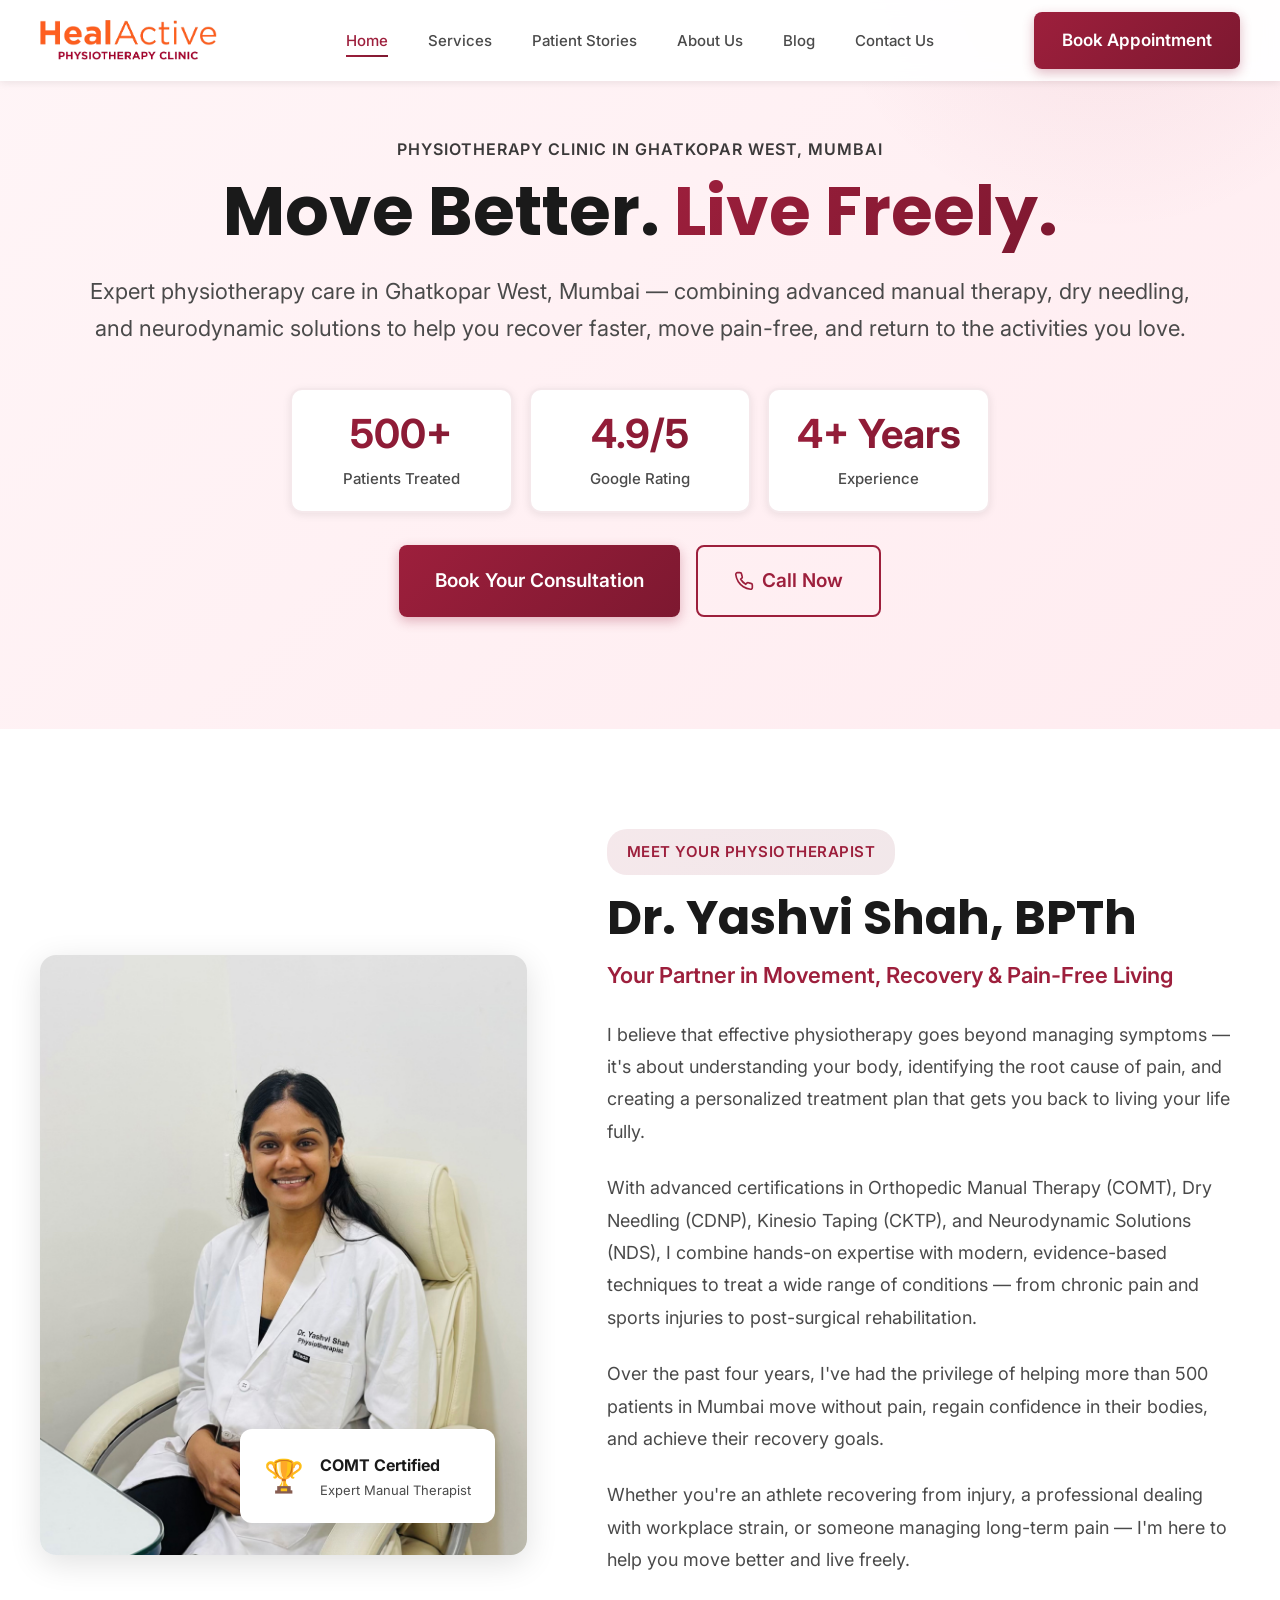
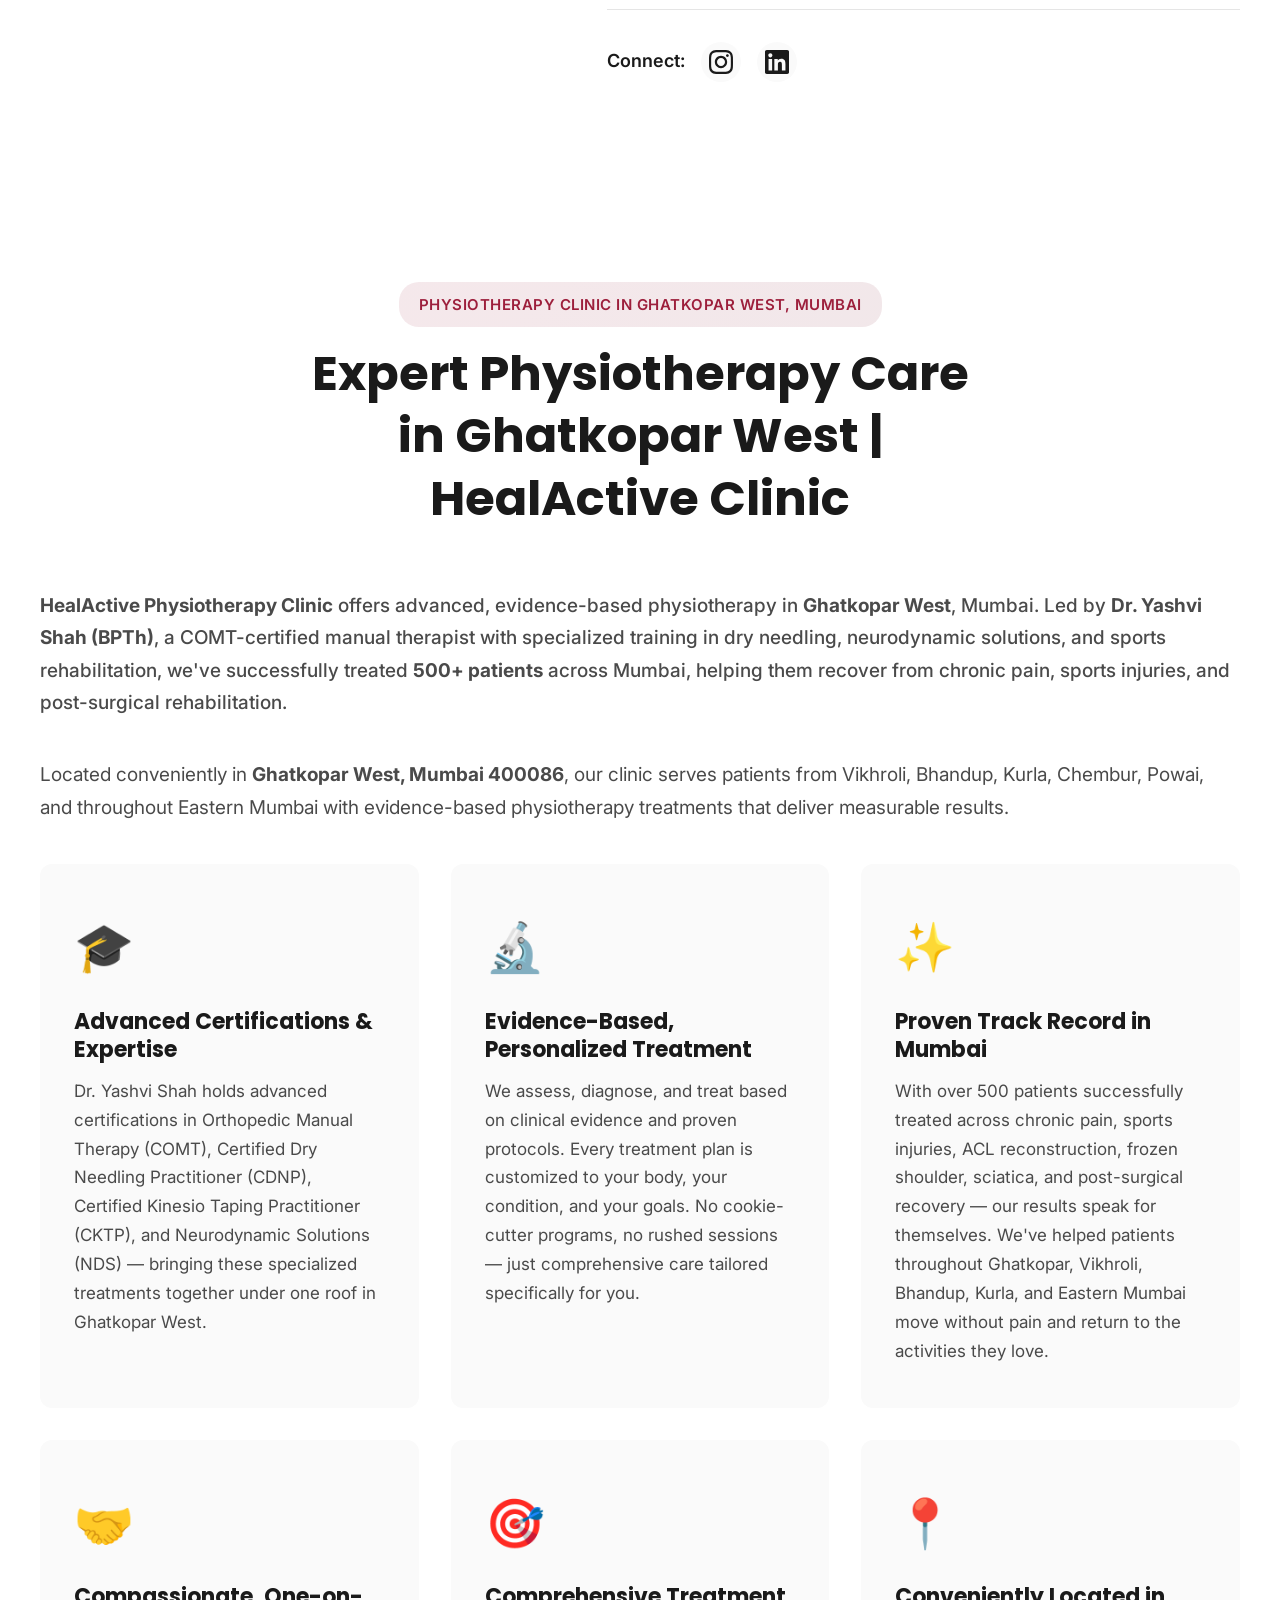
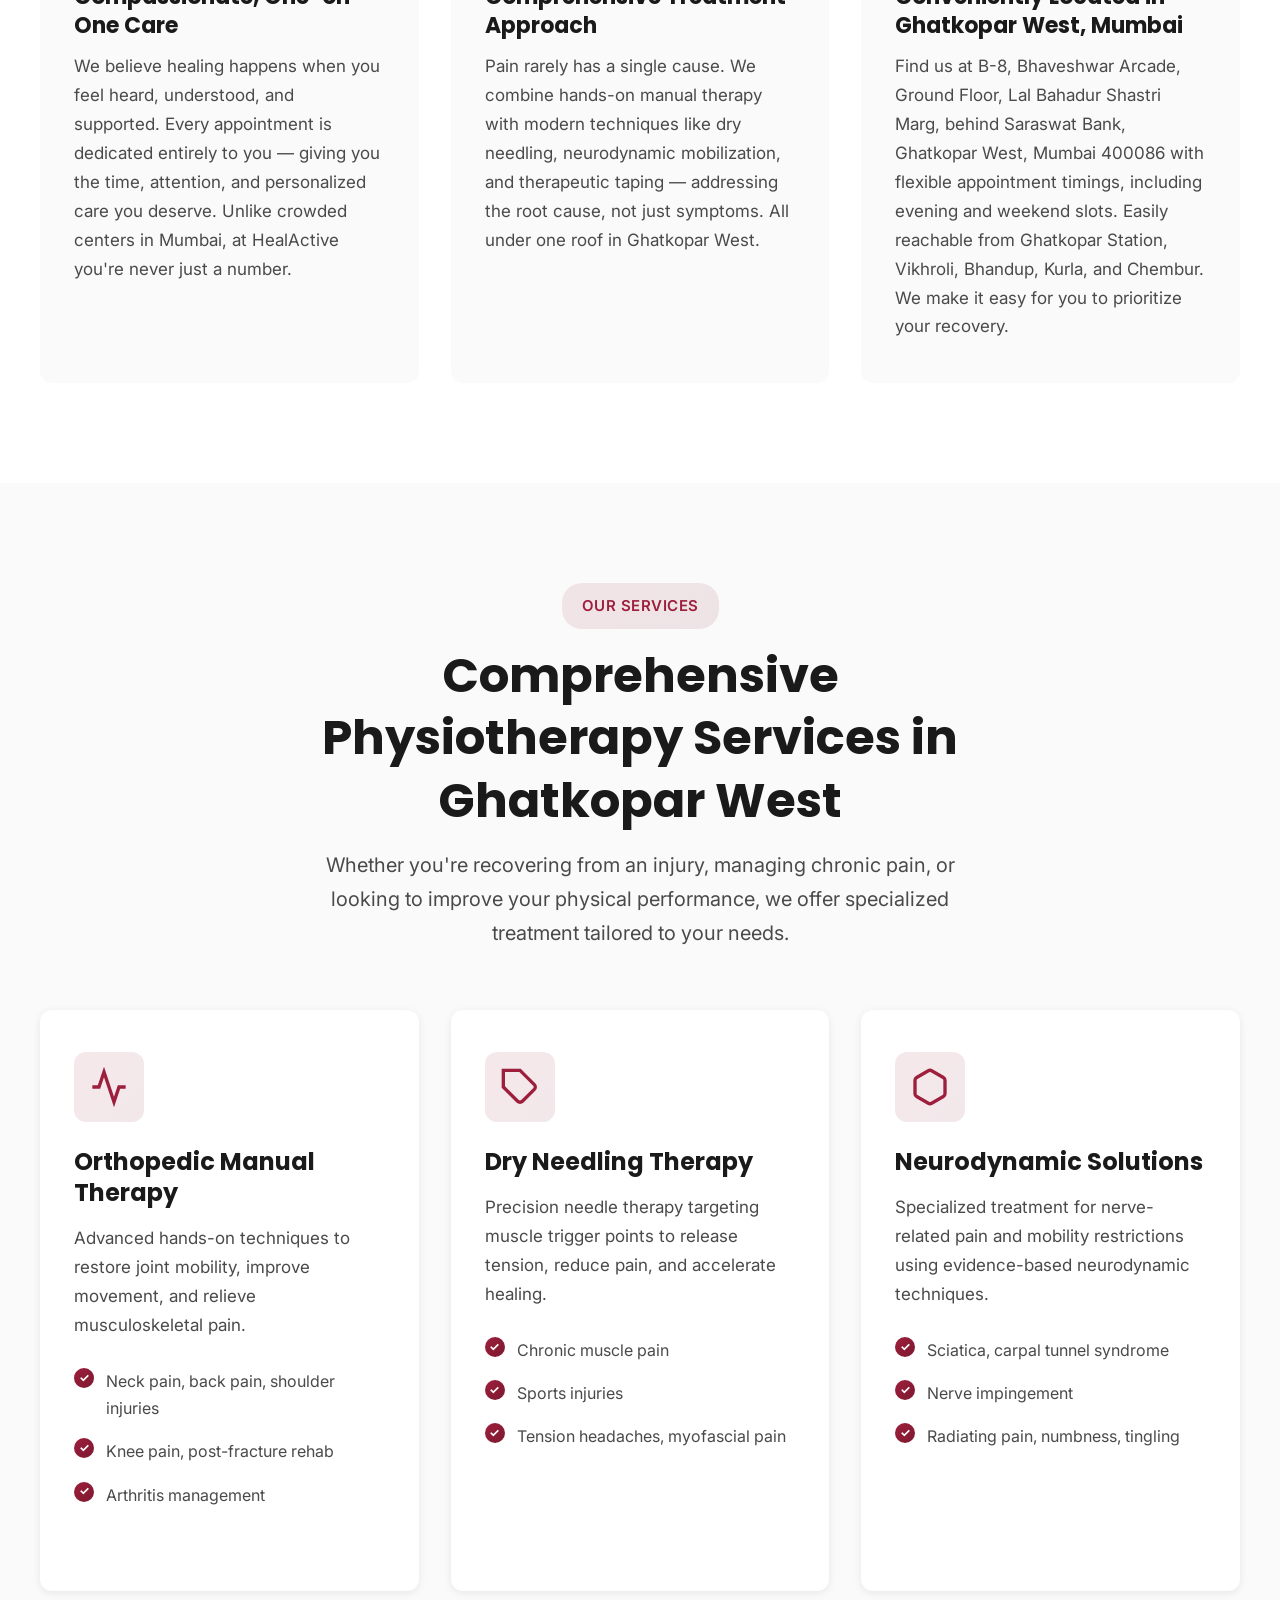
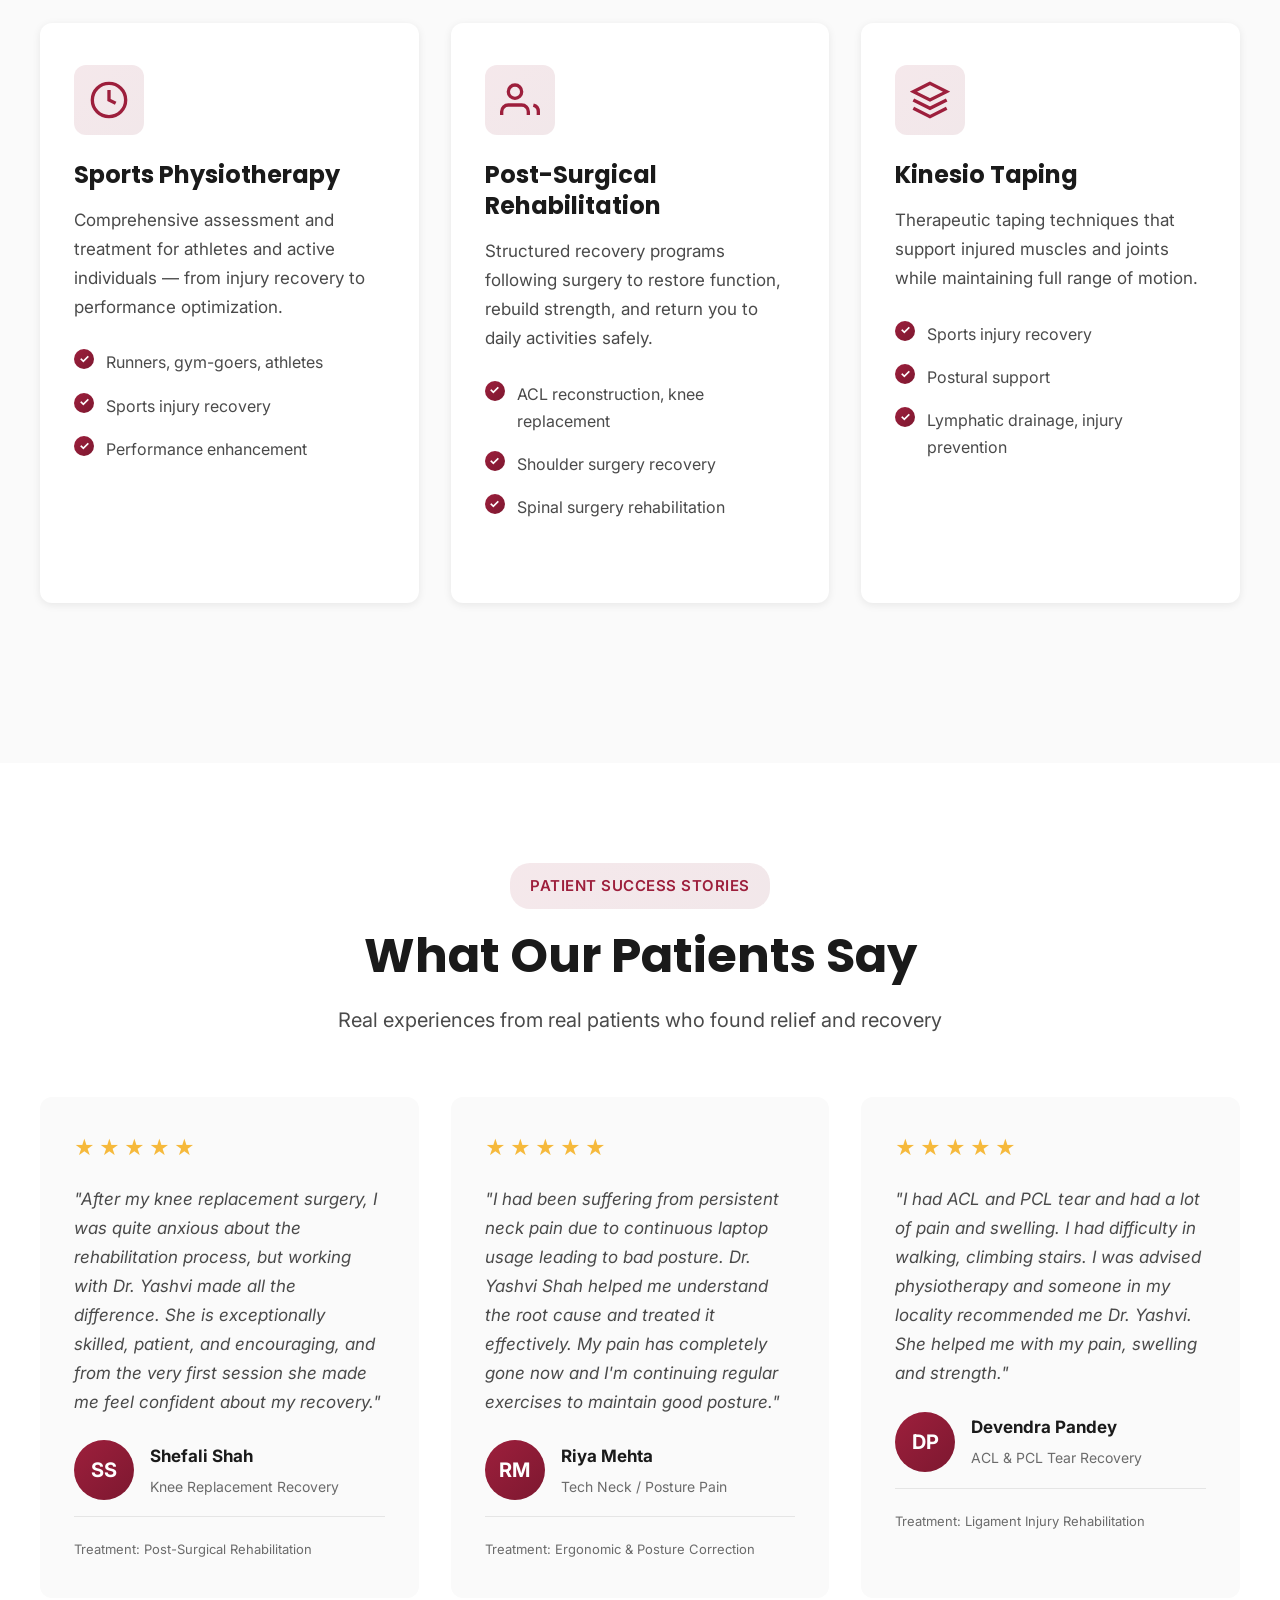
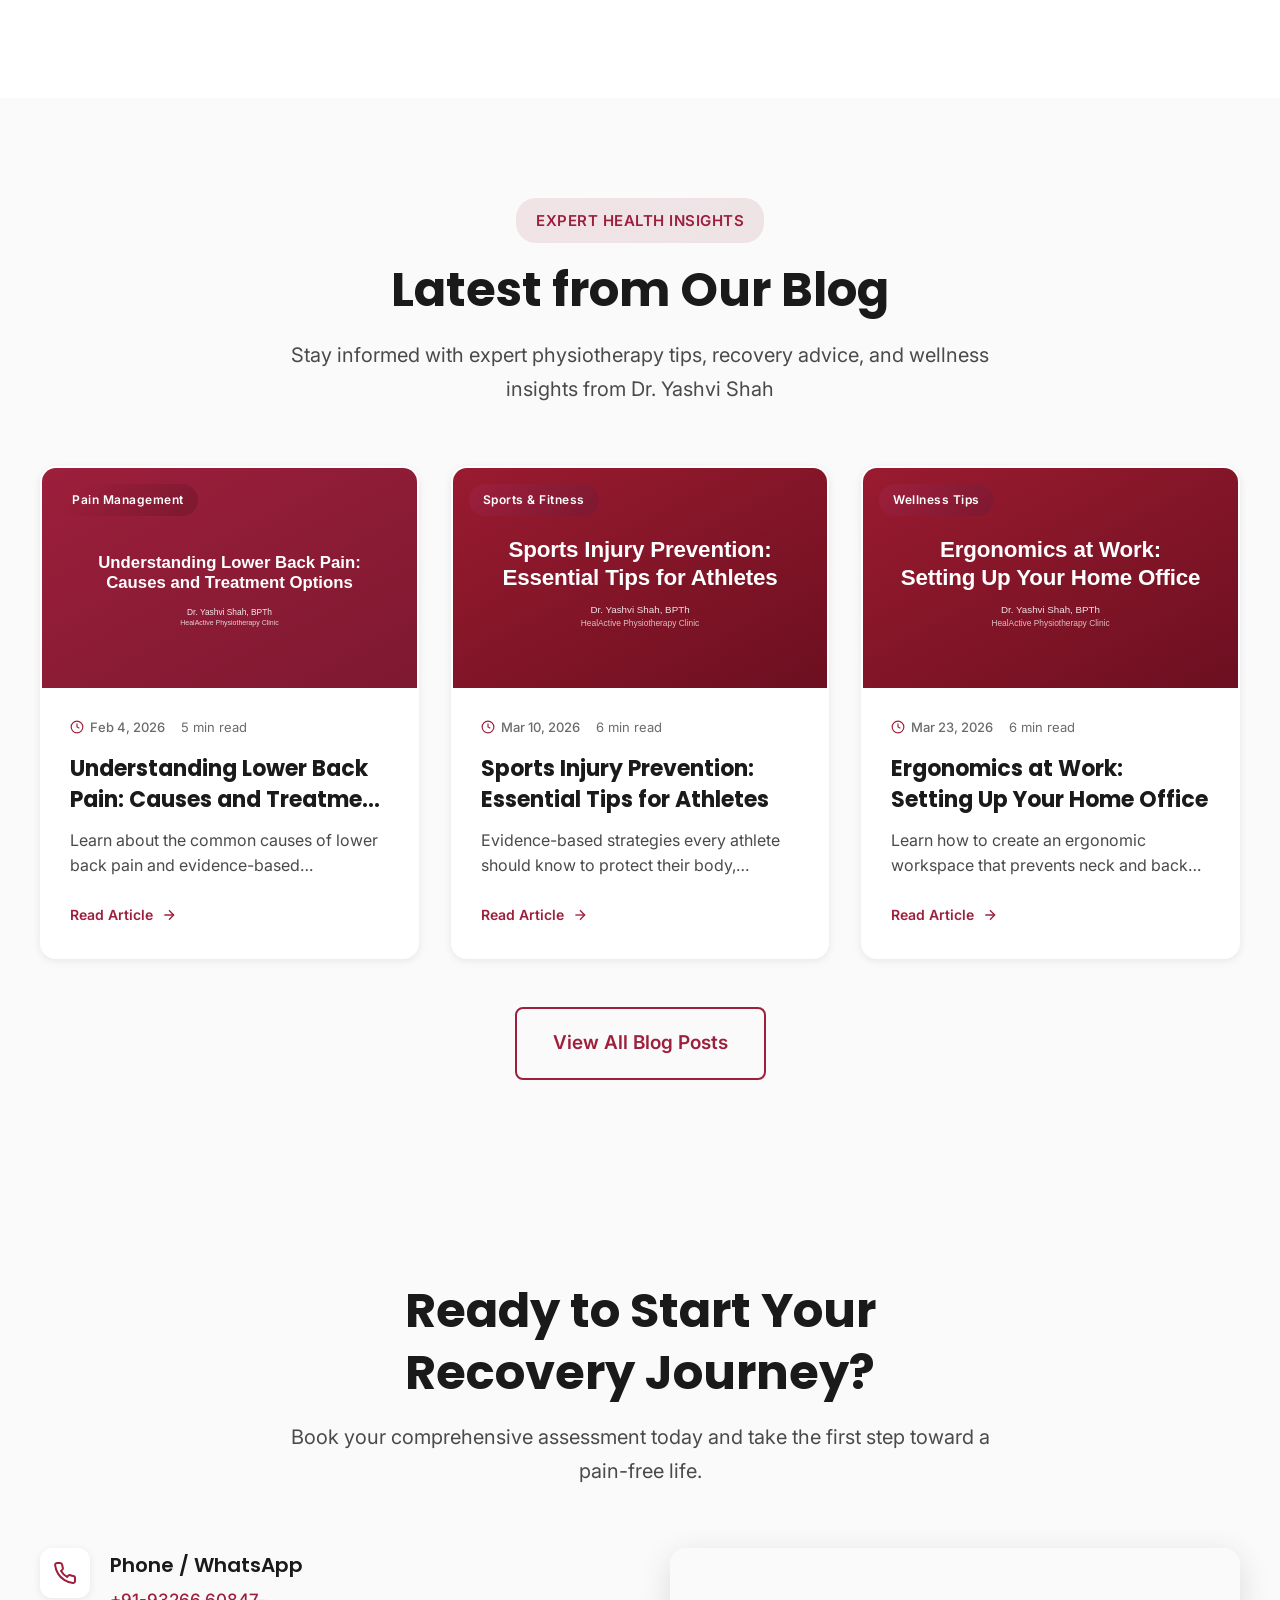
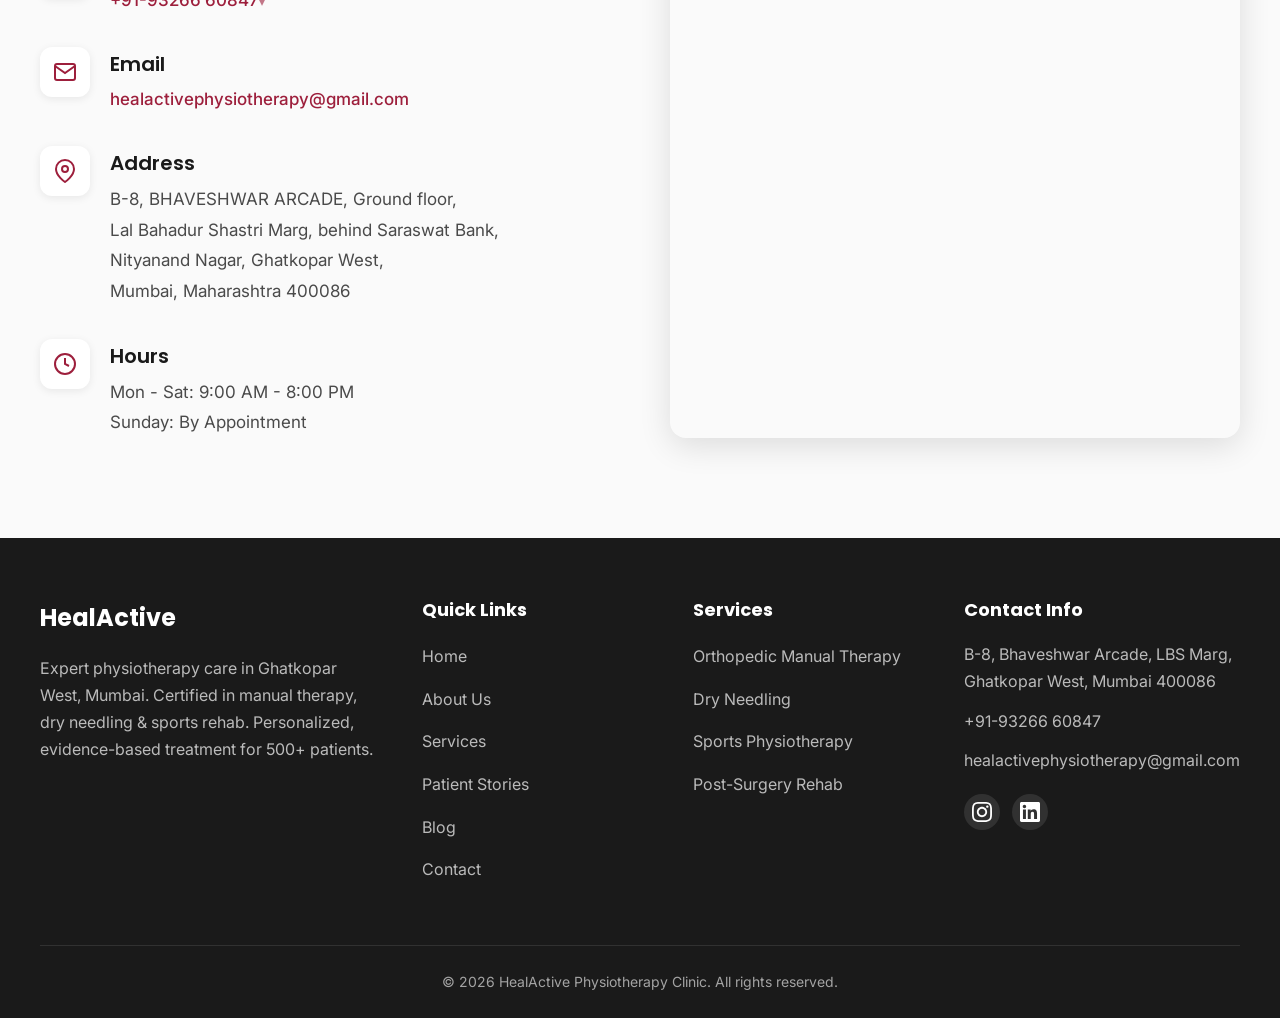
<file: index.html>
<!DOCTYPE html>
<html lang="en">
<head>
    <meta charset="UTF-8">
    <meta name="viewport" content="width=device-width, initial-scale=1.0">
    <title>Physiotherapy Clinic in Ghatkopar West, Mumbai | HealActive</title>
    <meta name="description" content="Physiotherapy clinic in Ghatkopar West, Mumbai. COMT-certified manual therapy, dry needling, sports and post-surgical rehab with Dr. Yashvi Shah.">
    <link rel="stylesheet" href="style.css">
    <link rel="icon" href="favicon.ico" type="image/x-icon">
    <link rel="preconnect" href="https://fonts.googleapis.com">
    <link rel="preconnect" href="https://fonts.gstatic.com" crossorigin>
    <link href="https://fonts.googleapis.com/css2?family=Inter:wght@300;400;500;600;700&family=Poppins:wght@600;700&display=swap" rel="stylesheet">
    <link rel="canonical" href="https://healactive.in/">
    <meta property="og:type" content="website">
    <meta property="og:site_name" content="HealActive Physiotherapy Clinic">
    <meta property="og:url" content="https://healactive.in/">
    <meta property="og:title" content="Physiotherapy Clinic in Ghatkopar West, Mumbai | HealActive">
    <meta property="og:description" content="Physiotherapy clinic in Ghatkopar West, Mumbai. COMT-certified manual therapy, dry needling, sports and post-surgical rehab with Dr. Yashvi Shah.">
    <meta property="og:image" content="https://healactive.in/images/og-default.jpg">
    <meta property="og:image:width" content="1200">
    <meta property="og:image:height" content="630">
    <meta property="og:locale" content="en_IN">
    <meta name="twitter:card" content="summary_large_image">
    <meta name="twitter:title" content="Physiotherapy Clinic in Ghatkopar West, Mumbai | HealActive">
    <meta name="twitter:description" content="Physiotherapy clinic in Ghatkopar West, Mumbai. COMT-certified manual therapy, dry needling, sports and post-surgical rehab with Dr. Yashvi Shah.">
    <meta name="twitter:image" content="https://healactive.in/images/og-default.jpg">
    <script type="application/ld+json">
    {
      "@context": "https://schema.org",
      "@graph": [
        {
          "@type": "Physiotherapy",
          "@id": "https://healactive.in/#clinic",
          "name": "HealActive Physiotherapy Clinic",
          "url": "https://healactive.in/",
          "logo": "https://healactive.in/healactivelogonobg.png",
          "image": [
            "https://healactive.in/doctor.jpeg",
            "https://healactive.in/images/og-default.jpg"
          ],
          "description": "Physiotherapy clinic in Ghatkopar West, Mumbai offering orthopedic manual therapy, dry needling, neurodynamic solutions, sports physiotherapy and post-surgical rehabilitation.",
          "telephone": "+91-9326660847",
          "email": "healactivephysiotherapy@gmail.com",
          "address": {
            "@type": "PostalAddress",
            "streetAddress": "B-8, Bhaveshwar Arcade, Ground Floor, Lal Bahadur Shastri Marg, behind Saraswat Bank, Nityanand Nagar, Ghatkopar West",
            "addressLocality": "Mumbai",
            "addressRegion": "Maharashtra",
            "postalCode": "400086",
            "addressCountry": "IN"
          },
          "geo": {
            "@type": "GeoCoordinates",
            "latitude": 19.090804,
            "longitude": 72.906359
          },
          "hasMap": "https://maps.google.com/?cid=14408027390088886582",
          "openingHoursSpecification": [
            {
              "@type": "OpeningHoursSpecification",
              "dayOfWeek": [
                "Monday",
                "Tuesday",
                "Wednesday",
                "Thursday",
                "Friday",
                "Saturday"
              ],
              "opens": "09:00",
              "closes": "20:00"
            }
          ],
          "areaServed": [
            "Ghatkopar",
            "Vikhroli",
            "Bhandup",
            "Kurla",
            "Chembur",
            "Powai"
          ],
          "founder": {
            "@type": "Person",
            "@id": "https://healactive.in/about#yashvi-shah",
            "name": "Yashvi Shah",
            "honorificPrefix": "Dr.",
            "jobTitle": "Physiotherapist",
            "url": "https://healactive.in/about"
          },
          "sameAs": [
            "https://instagram.com/healactive.physiotherapy",
            "https://maps.google.com/?cid=14408027390088886582"
          ]
        },
        {
          "@type": "WebSite",
          "@id": "https://healactive.in/#website",
          "url": "https://healactive.in/",
          "name": "HealActive Physiotherapy Clinic",
          "publisher": {
            "@id": "https://healactive.in/#clinic"
          },
          "inLanguage": "en-IN"
        }
      ]
    }
    </script>
    <style>.hero-kicker{display:block;font-family:'Inter',sans-serif;font-size:1rem;font-weight:600;letter-spacing:.06em;text-transform:uppercase;margin-bottom:.75rem;opacity:.85}</style>
    <!-- Google tag (gtag.js) -->
    <script async src="https://www.googletagmanager.com/gtag/js?id=G-JWW0J9REW7"></script>
    <script>
      window.dataLayer = window.dataLayer || [];
      function gtag(){dataLayer.push(arguments);}
      gtag('js', new Date());
      gtag('config', 'G-JWW0J9REW7');
      // Count phone and WhatsApp taps as GA4 events (mark them as key events in GA4).
      document.addEventListener('click', function (e) {
        var a = e.target.closest ? e.target.closest('a[href]') : null;
        if (!a) return;
        var href = a.getAttribute('href') || '';
        if (href.indexOf('tel:') === 0) gtag('event', 'phone_click', { link_url: href });
        else if (href.indexOf('https://wa.me/') === 0) gtag('event', 'whatsapp_click', { link_url: href });
      });
    </script>
</head>
<body>
        <!-- Header -->
    <header class="header" id="header">
        <div class="container">
            <div class="header-content">
                <div class="logo">
                    <a href="/">
                        <img src="healactivelogonobg.png" alt="HealActive Physiotherapy Clinic" class="logo-img">
                    </a>
                </div>
                <nav class="nav" id="nav">
                    <a href="/" class="nav-link active">Home</a>
                    <div class="nav-dropdown">
                        <a href="/services" class="nav-link">Services</a>
                        <div class="dropdown-content">
                            <a href="/services#sports">Sports Physiotherapy</a>
                            <a href="/services#orthopedic">Orthopedic Manual Therapy</a>
                            <a href="/services#surgical">Post-Surgical Recovery</a>
                            <a href="/services#dry-needling">Dry Needling Therapy</a>
                            <a href="/services#neurodynamic">Neurodynamic Solutions</a>
                            <a href="/services#womens-health">Women's Health Program</a>
                            <a href="/services#ergonomics">Ergonomic & Posture Correction</a>
                            <a href="/services#senior-citizens">Senior Citizens Program</a>
                        </div>
                    </div>
                    <a href="/testimonials" class="nav-link">Patient Stories</a>
                    <a href="/about" class="nav-link">About Us</a>
                    <a href="/blog" class="nav-link">Blog</a>
                    <a href="/contactus" class="nav-link">Contact Us</a>
                </nav>
                <a href="/contactus" class="btn btn-primary btn-header">Book Appointment</a>
                <button class="mobile-toggle" id="mobile-toggle" aria-label="Toggle menu">
                    <span></span>
                    <span></span>
                    <span></span>
                </button>
            </div>
        </div>
    </header>

    <!-- Hero Section -->
    <section class="hero" id="home">
        <div class="container">
            <div class="hero-content">
                <div class="hero-text">
                    <h1 class="hero-title"><span class="hero-kicker">Physiotherapy Clinic in Ghatkopar West, Mumbai</span>Move Better. <span class="gradient-text">Live Freely.</span></h1>
                    <p class="hero-subtitle">Expert physiotherapy care in Ghatkopar West, Mumbai — combining advanced manual therapy, dry needling, and neurodynamic solutions to help you recover faster, move pain-free, and return to the activities you love.</p>
                    
                    <!-- Stats Cards -->
                    <div class="hero-stats">
                        <div class="stat-card">
                            <div class="stat-value">500+</div>
                            <div class="stat-label">Patients Treated</div>
                        </div>
                        <div class="stat-card">
                            <div class="stat-value">4.9/5</div>
                            <div class="stat-label">Google Rating</div>
                        </div>
                        <div class="stat-card">
                            <div class="stat-value">4+ Years</div>
                            <div class="stat-label">Experience</div>
                        </div>
                    </div>

                    <div class="hero-cta">
                        <a href="/contactus" class="btn btn-primary btn-lg">Book Your Consultation</a>
                        <a href="tel:+919326660847" class="btn btn-outline btn-lg">
                            <svg width="20" height="20" viewBox="0 0 24 24" fill="none" stroke="currentColor" stroke-width="2">
                                <path d="M22 16.92v3a2 2 0 0 1-2.18 2 19.79 19.79 0 0 1-8.63-3.07 19.5 19.5 0 0 1-6-6 19.79 19.79 0 0 1-3.07-8.67A2 2 0 0 1 4.11 2h3a2 2 0 0 1 2 1.72 12.84 12.84 0 0 0 .7 2.81 2 2 0 0 1-.45 2.11L8.09 9.91a16 16 0 0 0 6 6l1.27-1.27a2 2 0 0 1 2.11-.45 12.84 12.84 0 0 0 2.81.7A2 2 0 0 1 22 16.92z"></path>
                            </svg>
                            Call Now
                        </a>
                    </div>
                </div>
            </div>
        </div>
    </section>

    <!-- Doctor Profile -->
    <section class="doctor" id="doctor">
        <div class="container">
            <div class="doctor-content">
                <div class="doctor-image-wrapper">
                    <div class="doctor-image">
                        <img src="doctor.jpeg" alt="Dr. Yashvi Shah - Physiotherapist" class="doctor-img">
                        <div class="doctor-badge">
                            <div class="badge-icon">🏆</div>
                            <div class="badge-content">
                                <div class="badge-title">COMT Certified</div>
                                <div class="badge-subtitle">Expert Manual Therapist</div>
                            </div>
                        </div>
                    </div>
                </div>
                <div class="doctor-info">
                    <span class="section-label">Meet Your Physiotherapist</span>
                    <h2 class="section-title">Dr. Yashvi Shah, BPTh</h2>
                    <p class="doctor-tagline">Your Partner in Movement, Recovery & Pain-Free Living</p>
                    
                    <p class="doctor-intro">I believe that effective physiotherapy goes beyond managing symptoms — it's about understanding your body, identifying the root cause of pain, and creating a personalized treatment plan that gets you back to living your life fully.</p>
                    
                    <p class="doctor-intro">With advanced certifications in Orthopedic Manual Therapy (COMT), Dry Needling (CDNP), Kinesio Taping (CKTP), and Neurodynamic Solutions (NDS), I combine hands-on expertise with modern, evidence-based techniques to treat a wide range of conditions — from chronic pain and sports injuries to post-surgical rehabilitation.</p>
                    
                    <p class="doctor-intro">Over the past four years, I've had the privilege of helping more than 500 patients in Mumbai move without pain, regain confidence in their bodies, and achieve their recovery goals.</p>
                    
                    <p class="doctor-intro">Whether you're an athlete recovering from injury, a professional dealing with workplace strain, or someone managing long-term pain — I'm here to help you move better and live freely.</p>

                    <div class="doctor-social">
                        <span>Connect:</span>
                        <a href="https://instagram.com/healactive.physiotherapy" target="_blank" rel="noopener" class="social-link" aria-label="Instagram">
                            <svg width="24" height="24" viewBox="0 0 24 24" fill="currentColor">
                                <path d="M12 2.163c3.204 0 3.584.012 4.85.07 3.252.148 4.771 1.691 4.919 4.919.058 1.265.069 1.645.069 4.849 0 3.205-.012 3.584-.069 4.849-.149 3.225-1.664 4.771-4.919 4.919-1.266.058-1.644.07-4.85.07-3.204 0-3.584-.012-4.849-.07-3.26-.149-4.771-1.699-4.919-4.92-.058-1.265-.07-1.644-.07-4.849 0-3.204.013-3.583.07-4.849.149-3.227 1.664-4.771 4.919-4.919 1.266-.057 1.645-.069 4.849-.069zm0-2.163c-3.259 0-3.667.014-4.947.072-4.358.2-6.78 2.618-6.98 6.98-.059 1.281-.073 1.689-.073 4.948 0 3.259.014 3.668.072 4.948.2 4.358 2.618 6.78 6.98 6.98 1.281.058 1.689.072 4.948.072 3.259 0 3.668-.014 4.948-.072 4.354-.2 6.782-2.618 6.979-6.98.059-1.28.073-1.689.073-4.948 0-3.259-.014-3.667-.072-4.947-.196-4.354-2.617-6.78-6.979-6.98-1.281-.059-1.69-.073-4.949-.073zm0 5.838c-3.403 0-6.162 2.759-6.162 6.162s2.759 6.163 6.162 6.163 6.162-2.759 6.162-6.163c0-3.403-2.759-6.162-6.162-6.162zm0 10.162c-2.209 0-4-1.79-4-4 0-2.209 1.791-4 4-4s4 1.791 4 4c0 2.21-1.791 4-4 4zm6.406-11.845c-.796 0-1.441.645-1.441 1.44s.645 1.44 1.441 1.44c.795 0 1.439-.645 1.439-1.44s-.644-1.44-1.439-1.44z"/>
                            </svg>
                        </a>
                        <a href="https://linkedin.com/in/yashvi-shah-057756186/" target="_blank" rel="noopener" class="social-link" aria-label="LinkedIn">
                            <svg width="24" height="24" viewBox="0 0 24 24" fill="currentColor">
                                <path d="M20.447 20.452h-3.554v-5.569c0-1.328-.027-3.037-1.852-3.037-1.853 0-2.136 1.445-2.136 2.939v5.667H9.351V9h3.414v1.561h.046c.477-.9 1.637-1.85 3.37-1.85 3.601 0 4.267 2.37 4.267 5.455v6.286zM5.337 7.433c-1.144 0-2.063-.926-2.063-2.065 0-1.138.92-2.063 2.063-2.063 1.14 0 2.064.925 2.064 2.063 0 1.139-.925 2.065-2.064 2.065zm1.782 13.019H3.555V9h3.564v11.452zM22.225 0H1.771C.792 0 0 .774 0 1.729v20.542C0 23.227.792 24 1.771 24h20.451C23.2 24 24 23.227 24 22.271V1.729C24 .774 23.2 0 22.222 0h.003z"/>
                            </svg>
                        </a>
                    </div>
                </div>
            </div>
        </div>
    </section>

    <!-- About Clinic -->
    <section class="about" id="about">
        <div class="container">
            <div class="section-header">
                <span class="section-label">Physiotherapy Clinic in Ghatkopar West, Mumbai</span>
                <h2 class="section-title">Expert Physiotherapy Care in Ghatkopar West | HealActive Clinic</h2>
            </div>
            <div class="about-content">
                <div class="about-text">
                    <p class="about-intro"><strong>HealActive Physiotherapy Clinic</strong> offers advanced, evidence-based physiotherapy in <strong>Ghatkopar West</strong>, Mumbai. Led by <strong>Dr. Yashvi Shah (BPTh)</strong>, a COMT-certified manual therapist with specialized training in dry needling, neurodynamic solutions, and sports rehabilitation, we've successfully treated <strong>500+ patients</strong> across Mumbai, helping them recover from chronic pain, sports injuries, and post-surgical rehabilitation.</p>
                    
                    <p>Located conveniently in <strong>Ghatkopar West, Mumbai 400086</strong>, our clinic serves patients from Vikhroli, Bhandup, Kurla, Chembur, Powai, and throughout Eastern Mumbai with evidence-based physiotherapy treatments that deliver measurable results.</p>
                    
                    <div class="about-features">
                        <div class="feature-card">
                            <div class="feature-icon">🎓</div>
                            <h3>Advanced Certifications & Expertise</h3>
                            <p>Dr. Yashvi Shah holds advanced certifications in Orthopedic Manual Therapy (COMT), Certified Dry Needling Practitioner (CDNP), Certified Kinesio Taping Practitioner (CKTP), and Neurodynamic Solutions (NDS) — bringing these specialized treatments together under one roof in Ghatkopar West.</p>
                        </div>
                        
                        <div class="feature-card">
                            <div class="feature-icon">🔬</div>
                            <h3>Evidence-Based, Personalized Treatment</h3>
                            <p>We assess, diagnose, and treat based on clinical evidence and proven protocols. Every treatment plan is customized to your body, your condition, and your goals. No cookie-cutter programs, no rushed sessions — just comprehensive care tailored specifically for you.</p>
                        </div>
                        
                        <div class="feature-card">
                            <div class="feature-icon">✨</div>
                            <h3>Proven Track Record in Mumbai</h3>
                            <p>With over 500 patients successfully treated across chronic pain, sports injuries, ACL reconstruction, frozen shoulder, sciatica, and post-surgical recovery — our results speak for themselves. We've helped patients throughout Ghatkopar, Vikhroli, Bhandup, Kurla, and Eastern Mumbai move without pain and return to the activities they love.</p>
                        </div>
                        
                        <div class="feature-card">
                            <div class="feature-icon">🤝</div>
                            <h3>Compassionate, One-on-One Care</h3>
                            <p>We believe healing happens when you feel heard, understood, and supported. Every appointment is dedicated entirely to you — giving you the time, attention, and personalized care you deserve. Unlike crowded centers in Mumbai, at HealActive you're never just a number.</p>
                        </div>
                        
                        <div class="feature-card">
                            <div class="feature-icon">🎯</div>
                            <h3>Comprehensive Treatment Approach</h3>
                            <p>Pain rarely has a single cause. We combine hands-on manual therapy with modern techniques like dry needling, neurodynamic mobilization, and therapeutic taping — addressing the root cause, not just symptoms. All under one roof in Ghatkopar West.</p>
                        </div>
                        
                        <div class="feature-card">
                            <div class="feature-icon">📍</div>
                            <h3>Conveniently Located in Ghatkopar West, Mumbai</h3>
                            <p>Find us at B-8, Bhaveshwar Arcade, Ground Floor, Lal Bahadur Shastri Marg, behind Saraswat Bank, Ghatkopar West, Mumbai 400086 with flexible appointment timings, including evening and weekend slots. Easily reachable from Ghatkopar Station, Vikhroli, Bhandup, Kurla, and Chembur. We make it easy for you to prioritize your recovery.</p>
                        </div>
                    </div>
                </div>
            </div>
        </div>
    </section>

    <!-- Services -->
    <section class="services" id="services">
        <div class="container">
            <div class="section-header">
                <span class="section-label">Our Services</span>
                <h2 class="section-title">Comprehensive Physiotherapy Services in Ghatkopar West</h2>
                <p class="section-description">Whether you're recovering from an injury, managing chronic pain, or looking to improve your physical performance, we offer specialized treatment tailored to your needs.</p>
            </div>
            <div class="services-grid">
                <div class="service-card">
                    <div class="service-icon">
                        <svg width="40" height="40" viewBox="0 0 24 24" fill="none" stroke="currentColor" stroke-width="2">
                            <path d="M22 12h-4l-3 9L9 3l-3 9H2"></path>
                        </svg>
                    </div>
                    <h3>Orthopedic Manual Therapy</h3>
                    <p>Advanced hands-on techniques to restore joint mobility, improve movement, and relieve musculoskeletal pain.</p>
                    <ul class="service-list">
                        <li>Neck pain, back pain, shoulder injuries</li>
                        <li>Knee pain, post-fracture rehab</li>
                        <li>Arthritis management</li>
                    </ul>
                </div>

                <div class="service-card">
                    <div class="service-icon">
                        <svg width="40" height="40" viewBox="0 0 24 24" fill="none" stroke="currentColor" stroke-width="2">
                            <path d="M20.59 13.41l-7.17 7.17a2 2 0 0 1-2.83 0L2 12V2h10l8.59 8.59a2 2 0 0 1 0 2.82z"></path>
                            <line x1="7" y1="7" x2="7.01" y2="7"></line>
                        </svg>
                    </div>
                    <h3>Dry Needling Therapy</h3>
                    <p>Precision needle therapy targeting muscle trigger points to release tension, reduce pain, and accelerate healing.</p>
                    <ul class="service-list">
                        <li>Chronic muscle pain</li>
                        <li>Sports injuries</li>
                        <li>Tension headaches, myofascial pain</li>
                    </ul>
                </div>

                <div class="service-card">
                    <div class="service-icon">
                        <svg width="40" height="40" viewBox="0 0 24 24" fill="none" stroke="currentColor" stroke-width="2">
                            <path d="M21 16V8a2 2 0 0 0-1-1.73l-7-4a2 2 0 0 0-2 0l-7 4A2 2 0 0 0 3 8v8a2 2 0 0 0 1 1.73l7 4a2 2 0 0 0 2 0l7-4A2 2 0 0 0 21 16z"></path>
                        </svg>
                    </div>
                    <h3>Neurodynamic Solutions</h3>
                    <p>Specialized treatment for nerve-related pain and mobility restrictions using evidence-based neurodynamic techniques.</p>
                    <ul class="service-list">
                        <li>Sciatica, carpal tunnel syndrome</li>
                        <li>Nerve impingement</li>
                        <li>Radiating pain, numbness, tingling</li>
                    </ul>
                </div>

                <div class="service-card">
                    <div class="service-icon">
                        <svg width="40" height="40" viewBox="0 0 24 24" fill="none" stroke="currentColor" stroke-width="2">
                            <circle cx="12" cy="12" r="10"></circle>
                            <path d="M12 6v6l4 2"></path>
                        </svg>
                    </div>
                    <h3>Sports Physiotherapy</h3>
                    <p>Comprehensive assessment and treatment for athletes and active individuals — from injury recovery to performance optimization.</p>
                    <ul class="service-list">
                        <li>Runners, gym-goers, athletes</li>
                        <li>Sports injury recovery</li>
                        <li>Performance enhancement</li>
                    </ul>
                </div>

                <div class="service-card">
                    <div class="service-icon">
                        <svg width="40" height="40" viewBox="0 0 24 24" fill="none" stroke="currentColor" stroke-width="2">
                            <path d="M17 21v-2a4 4 0 0 0-4-4H5a4 4 0 0 0-4 4v2"></path>
                            <circle cx="9" cy="7" r="4"></circle>
                            <path d="M23 21v-2a4 4 0 0 0-3-3.87"></path>
                        </svg>
                    </div>
                    <h3>Post-Surgical Rehabilitation</h3>
                    <p>Structured recovery programs following surgery to restore function, rebuild strength, and return you to daily activities safely.</p>
                    <ul class="service-list">
                        <li>ACL reconstruction, knee replacement</li>
                        <li>Shoulder surgery recovery</li>
                        <li>Spinal surgery rehabilitation</li>
                    </ul>
                </div>

                <div class="service-card">
                    <div class="service-icon">
                        <svg width="40" height="40" viewBox="0 0 24 24" fill="none" stroke="currentColor" stroke-width="2">
                            <path d="M12 2L2 7l10 5 10-5-10-5z"></path>
                            <path d="M2 17l10 5 10-5"></path>
                            <path d="M2 12l10 5 10-5"></path>
                        </svg>
                    </div>
                    <h3>Kinesio Taping</h3>
                    <p>Therapeutic taping techniques that support injured muscles and joints while maintaining full range of motion.</p>
                    <ul class="service-list">
                        <li>Sports injury recovery</li>
                        <li>Postural support</li>
                        <li>Lymphatic drainage, injury prevention</li>
                    </ul>
                </div>
            </div>
        </div>
    </section>

    <!-- Testimonials Section -->
    <section class="testimonials" id="testimonials">
        <div class="container">
            <div class="section-header">
                <span class="section-label">Patient Success Stories</span>
                <h2 class="section-title">What Our Patients Say</h2>
                <p class="section-description">Real experiences from real patients who found relief and recovery</p>
            </div>
            <div class="testimonials-grid">
                
                <!-- Review 1 -->
                <div class="testimonial-card" data-testimonial="1">
                    <div class="testimonial-rating">
                        <span class="star">★</span>
                        <span class="star">★</span>
                        <span class="star">★</span>
                        <span class="star">★</span>
                        <span class="star">★</span>
                    </div>
                    <p class="testimonial-text">"After my knee replacement surgery, I was quite anxious about the rehabilitation process, but working with Dr. Yashvi made all the difference. She is exceptionally skilled, patient, and encouraging, and from the very first session she made me feel confident about my recovery."</p>
                    <div class="testimonial-author">
                        <div class="author-avatar">SS</div>
                        <div class="author-info">
                            <div class="author-name">Shefali Shah</div>
                            <div class="author-details">Knee Replacement Recovery</div>
                        </div>
                    </div>
                    <div class="testimonial-treatment">
                        <span>Treatment: Post-Surgical Rehabilitation</span>
                    </div>
                </div>

                <!-- Review 2 -->
                <div class="testimonial-card" data-testimonial="2">
                    <div class="testimonial-rating">
                        <span class="star">★</span>
                        <span class="star">★</span>
                        <span class="star">★</span>
                        <span class="star">★</span>
                        <span class="star">★</span>
                    </div>
                    <p class="testimonial-text">"Excellent experience with Dr. Yashvi for my ACL rehab. She is extremely knowledgeable and always keeps encouraging. The exercises were effective, and I saw progress every week. I am now back to my daily routine pain-free. Highly recommend her to anyone dealing with knee injuries."</p>
                    <div class="testimonial-author">
                        <div class="author-avatar">KK</div>
                        <div class="author-info">
                            <div class="author-name">Kevin Kamdar</div>
                            <div class="author-details">ACL Rehabilitation</div>
                        </div>
                    </div>
                    <div class="testimonial-treatment">
                        <span>Treatment: Sports Physiotherapy, ACL Recovery</span>
                    </div>
                </div>

                <!-- Review 3 -->
                <div class="testimonial-card" data-testimonial="3">
                    <div class="testimonial-rating">
                        <span class="star">★</span>
                        <span class="star">★</span>
                        <span class="star">★</span>
                        <span class="star">★</span>
                        <span class="star">★</span>
                    </div>
                    <p class="testimonial-text">"Highly recommend! My mom had been dealing with persistent joint pain for over 2 years. After trying multiple doctors, I finally visited this clinic — and it truly has been a game changer. Dr. Yashvi is extremely knowledgeable and her treatment approach is both professional and compassionate."</p>
                    <div class="testimonial-author">
                        <div class="author-avatar">DS</div>
                        <div class="author-info">
                            <div class="author-name">Dhwani Shah</div>
                            <div class="author-details">2+ Years Joint Pain Resolved</div>
                        </div>
                    </div>
                    <div class="testimonial-treatment">
                        <span>Treatment: Manual Therapy, Pain Management</span>
                    </div>
                </div>

                <!-- Review 4 -->
                <div class="testimonial-card" data-testimonial="4">
                    <div class="testimonial-rating">
                        <span class="star">★</span>
                        <span class="star">★</span>
                        <span class="star">★</span>
                        <span class="star">★</span>
                        <span class="star">★</span>
                    </div>
                    <p class="testimonial-text">"I had been suffering from persistent neck pain due to continuous laptop usage leading to bad posture. Dr. Yashvi Shah helped me understand the root cause and treated it effectively. My pain has completely gone now and I'm continuing regular exercises to maintain good posture."</p>
                    <div class="testimonial-author">
                        <div class="author-avatar">RM</div>
                        <div class="author-info">
                            <div class="author-name">Riya Mehta</div>
                            <div class="author-details">Tech Neck / Posture Pain</div>
                        </div>
                    </div>
                    <div class="testimonial-treatment">
                        <span>Treatment: Ergonomic & Posture Correction</span>
                    </div>
                </div>

                <!-- Review 5 -->
                <div class="testimonial-card" data-testimonial="5">
                    <div class="testimonial-rating">
                        <span class="star">★</span>
                        <span class="star">★</span>
                        <span class="star">★</span>
                        <span class="star">★</span>
                        <span class="star">★</span>
                    </div>
                    <p class="testimonial-text">"Dr. Yashvi is an exceptional physiotherapist. I visited her for my nagging low back pain, and her diagnosis was spot on. She provided a clear treatment plan that was easy to follow at home. Professional and highly effective."</p>
                    <div class="testimonial-author">
                        <div class="author-avatar">BK</div>
                        <div class="author-info">
                            <div class="author-name">Bandini Kamdar</div>
                            <div class="author-details">Low Back Pain</div>
                        </div>
                    </div>
                    <div class="testimonial-treatment">
                        <span>Treatment: Manual Therapy, Home Exercise Program</span>
                    </div>
                </div>

                <!-- Review 6 -->
                <div class="testimonial-card" data-testimonial="6">
                    <div class="testimonial-rating">
                        <span class="star">★</span>
                        <span class="star">★</span>
                        <span class="star">★</span>
                        <span class="star">★</span>
                        <span class="star">★</span>
                    </div>
                    <p class="testimonial-text">"I highly recommend Doctor Yashvi! I came in with severe back pain, and after completing my sessions, I am now pain free and back to my normal activities. The clinic is professional, and the exercises were clearly explained. A fantastic experience!"</p>
                    <div class="testimonial-author">
                        <div class="author-avatar">MM</div>
                        <div class="author-info">
                            <div class="author-name">Moksha Mandvia</div>
                            <div class="author-details">Severe Back Pain</div>
                        </div>
                    </div>
                    <div class="testimonial-treatment">
                        <span>Treatment: Therapeutic Exercise, Pain Relief</span>
                    </div>
                </div>

                <!-- Review 7 -->
                <div class="testimonial-card" data-testimonial="7">
                    <div class="testimonial-rating">
                        <span class="star">★</span>
                        <span class="star">★</span>
                        <span class="star">★</span>
                        <span class="star">★</span>
                        <span class="star">★</span>
                    </div>
                    <p class="testimonial-text">"Visited here recently for my severe neck pain, was not able to even move my neck, within first few sessions I started feeling much better, I'm able to move my neck with ease and pain is also much reduced. I'm grateful to Dr Yashvi for her excellent care."</p>
                    <div class="testimonial-author">
                        <div class="author-avatar">FM</div>
                        <div class="author-info">
                            <div class="author-name">Fatima M</div>
                            <div class="author-details">Severe Neck Pain</div>
                        </div>
                    </div>
                    <div class="testimonial-treatment">
                        <span>Treatment: Neck Mobilization, Manual Therapy</span>
                    </div>
                </div>

                <!-- Review 8 -->
                <div class="testimonial-card" data-testimonial="8">
                    <div class="testimonial-rating">
                        <span class="star">★</span>
                        <span class="star">★</span>
                        <span class="star">★</span>
                        <span class="star">★</span>
                        <span class="star">★</span>
                    </div>
                    <p class="testimonial-text">"I had ACL and PCL tear and had a lot of pain and swelling. I had difficulty in walking, climbing stairs. I was advised physiotherapy and someone in my locality recommended me Dr. Yashvi. She helped me with my pain, swelling and strength."</p>
                    <div class="testimonial-author">
                        <div class="author-avatar">DP</div>
                        <div class="author-info">
                            <div class="author-name">Devendra Pandey</div>
                            <div class="author-details">ACL & PCL Tear Recovery</div>
                        </div>
                    </div>
                    <div class="testimonial-treatment">
                        <span>Treatment: Ligament Injury Rehabilitation</span>
                    </div>
                </div>

                <!-- Review 9 -->
                <div class="testimonial-card" data-testimonial="9">
                    <div class="testimonial-rating">
                        <span class="star">★</span>
                        <span class="star">★</span>
                        <span class="star">★</span>
                        <span class="star">★</span>
                        <span class="star">★</span>
                    </div>
                    <p class="testimonial-text">"I recently visited this place for my shoulder pain. I feared it to be frozen shoulder but under the consultation of Dr. Yashvi Shah & her correct judgment of the situation I was assured that the condition I was going through was not frozen shoulder and with proper treatment I could recover completely."</p>
                    <div class="testimonial-author">
                        <div class="author-avatar">PT</div>
                        <div class="author-info">
                            <div class="author-name">Pravin Thakkar</div>
                            <div class="author-details">Shoulder Pain</div>
                        </div>
                    </div>
                    <div class="testimonial-treatment">
                        <span>Treatment: Shoulder Assessment & Treatment</span>
                    </div>
                </div>

                <!-- Review 10 -->
                <div class="testimonial-card" data-testimonial="10">
                    <div class="testimonial-rating">
                        <span class="star">★</span>
                        <span class="star">★</span>
                        <span class="star">★</span>
                        <span class="star">★</span>
                        <span class="star">★</span>
                    </div>
                    <p class="testimonial-text">"Dr. Yashvi is an excellent physiotherapist with fine skills. At HealActive physiotherapy clinic she treats patients with utmost empathy, professionalism and gives her best efforts for your care! I had great results when I visited her clinic for my back pain."</p>
                    <div class="testimonial-author">
                        <div class="author-avatar">DJ</div>
                        <div class="author-info">
                            <div class="author-name">Dhanashree Joshi</div>
                            <div class="author-details">Back Pain</div>
                        </div>
                    </div>
                    <div class="testimonial-treatment">
                        <span>Treatment: Back Pain Relief</span>
                    </div>
                </div>

            </div>
        </div>
    </section>

    <!-- Latest Blog Posts Section -->
    <section class="homepage-blog" id="blog-preview">
        <div class="container">
            <div class="section-header">
                <span class="section-label">Expert Health Insights</span>
                <h2 class="section-title">Latest from Our Blog</h2>
                <p class="section-description">Stay informed with expert physiotherapy tips, recovery advice, and wellness insights from Dr. Yashvi Shah</p>
            </div>
            <div class="homepage-blog-grid">
                
                <!-- Blog Post 1 -->
                <article class="homepage-blog-card reveal-on-scroll">
                    <a href="/blogs/understanding-lower-back-pain" class="homepage-blog-link">
                        <div class="homepage-blog-image">
                            <img src="images/blog-lower-back-pain.svg" alt="Understanding Lower Back Pain" loading="lazy">
                            <div class="blog-category-tag">Pain Management</div>
                        </div>
                        <div class="homepage-blog-content">
                            <div class="homepage-blog-meta">
                                <span class="blog-date-small">
                                    <svg width="14" height="14" viewBox="0 0 24 24" fill="none" stroke="currentColor" stroke-width="2">
                                        <circle cx="12" cy="12" r="10"></circle>
                                        <polyline points="12 6 12 12 16 14"></polyline>
                                    </svg>
                                    Feb 4, 2026
                                </span>
                                <span class="blog-read-small">5 min read</span>
                            </div>
                            <h3 class="homepage-blog-title">Understanding Lower Back Pain: Causes and Treatment Options</h3>
                            <p class="homepage-blog-excerpt">Learn about the common causes of lower back pain and evidence-based physiotherapy treatments that provide lasting relief.</p>
                            <span class="homepage-blog-cta">
                                Read Article
                                <svg width="16" height="16" viewBox="0 0 24 24" fill="none" stroke="currentColor" stroke-width="2">
                                    <line x1="5" y1="12" x2="19" y2="12"></line>
                                    <polyline points="12 5 19 12 12 19"></polyline>
                                </svg>
                            </span>
                        </div>
                    </a>
                </article>

                <!-- Blog Post 2 - Sports Injury Prevention -->
                <article class="homepage-blog-card reveal-on-scroll">
                    <a href="/blogs/sports-injury-prevention" class="homepage-blog-link">
                        <div class="homepage-blog-image">
                            <img src="images/blog-sports-injury.svg" alt="Sports Injury Prevention: Essential Tips for Athletes" loading="lazy">
                            <div class="blog-category-tag">Sports & Fitness</div>
                        </div>
                        <div class="homepage-blog-content">
                            <div class="homepage-blog-meta">
                                <span class="blog-date-small">
                                    <svg width="14" height="14" viewBox="0 0 24 24" fill="none" stroke="currentColor" stroke-width="2">
                                        <circle cx="12" cy="12" r="10"></circle>
                                        <polyline points="12 6 12 12 16 14"></polyline>
                                    </svg>
                                    Mar 10, 2026
                                </span>
                                <span class="blog-read-small">6 min read</span>
                            </div>
                            <h3 class="homepage-blog-title">Sports Injury Prevention: Essential Tips for Athletes</h3>
                            <p class="homepage-blog-excerpt">Evidence-based strategies every athlete should know to protect their body, optimise performance, and stay off the sidelines.</p>
                            <span class="homepage-blog-cta">
                                Read Article
                                <svg width="16" height="16" viewBox="0 0 24 24" fill="none" stroke="currentColor" stroke-width="2">
                                    <line x1="5" y1="12" x2="19" y2="12"></line>
                                    <polyline points="12 5 19 12 12 19"></polyline>
                                </svg>
                            </span>
                        </div>
                    </a>
                </article>

                <!-- Blog Post 3 - Ergonomics -->
                <article class="homepage-blog-card reveal-on-scroll">
                    <a href="/blogs/ergonomics-home-office" class="homepage-blog-link">
                        <div class="homepage-blog-image">
                            <img src="images/blog-ergonomics.svg" alt="Ergonomics at Work: Setting Up Your Home Office" loading="lazy">
                            <div class="blog-category-tag">Wellness Tips</div>
                        </div>
                        <div class="homepage-blog-content">
                            <div class="homepage-blog-meta">
                                <span class="blog-date-small">
                                    <svg width="14" height="14" viewBox="0 0 24 24" fill="none" stroke="currentColor" stroke-width="2">
                                        <circle cx="12" cy="12" r="10"></circle>
                                        <polyline points="12 6 12 12 16 14"></polyline>
                                    </svg>
                                    Mar 23, 2026
                                </span>
                                <span class="blog-read-small">6 min read</span>
                            </div>
                            <h3 class="homepage-blog-title">Ergonomics at Work: Setting Up Your Home Office</h3>
                            <p class="homepage-blog-excerpt">Learn how to create an ergonomic workspace that prevents neck and back pain and keeps you productive all day long.</p>
                            <span class="homepage-blog-cta">
                                Read Article
                                <svg width="16" height="16" viewBox="0 0 24 24" fill="none" stroke="currentColor" stroke-width="2">
                                    <line x1="5" y1="12" x2="19" y2="12"></line>
                                    <polyline points="12 5 19 12 12 19"></polyline>
                                </svg>
                            </span>
                        </div>
                    </a>
                </article>

            </div>
            <div class="homepage-blog-footer">
                <a href="/blog" class="btn btn-outline btn-lg">View All Blog Posts</a>
            </div>
        </div>
    </section>

    <!-- Contact & Location -->
    <section class="contact" id="contact">
        <div class="container">
            <div class="contact-intro">
                <h2 class="contact-title">Ready to Start Your Recovery Journey?</h2>
                <p class="contact-subtitle">Book your comprehensive assessment today and take the first step toward a pain-free life.</p>
            </div>
            <div class="contact-layout">
                <div class="contact-grid">
                    <div class="contact-item">
                        <div class="contact-item-icon">
                            <svg width="24" height="24" viewBox="0 0 24 24" fill="none" stroke="currentColor" stroke-width="2">
                                <path d="M22 16.92v3a2 2 0 0 1-2.18 2 19.79 19.79 0 0 1-8.63-3.07 19.5 19.5 0 0 1-6-6 19.79 19.79 0 0 1-3.07-8.67A2 2 0 0 1 4.11 2h3a2 2 0 0 1 2 1.72 12.84 12.84 0 0 0 .7 2.81 2 2 0 0 1-.45 2.11L8.09 9.91a16 16 0 0 0 6 6l1.27-1.27a2 2 0 0 1 2.11-.45 12.84 12.84 0 0 0 2.81.7A2 2 0 0 1 22 16.92z"></path>
                            </svg>
                        </div>
                        <div class="contact-item-content">
                            <h3>Phone / WhatsApp</h3>
                            <a href="#" id="phoneModalTrigger" class="phone-modal-trigger">+91-93266 60847</a>
                        </div>
                    </div>

                    <div class="contact-item">
                        <div class="contact-item-icon">
                            <svg width="24" height="24" viewBox="0 0 24 24" fill="none" stroke="currentColor" stroke-width="2">
                                <path d="M4 4h16c1.1 0 2 .9 2 2v12c0 1.1-.9 2-2 2H4c-1.1 0-2-.9-2-2V6c0-1.1.9-2 2-2z"></path>
                                <polyline points="22,6 12,13 2,6"></polyline>
                            </svg>
                        </div>
                        <div class="contact-item-content">
                            <h3>Email</h3>
                            <a href="mailto:healactivephysiotherapy@gmail.com">healactivephysiotherapy@gmail.com</a>
                        </div>
                    </div>

                    <div class="contact-item">
                        <div class="contact-item-icon">
                            <svg width="24" height="24" viewBox="0 0 24 24" fill="none" stroke="currentColor" stroke-width="2">
                                <path d="M21 10c0 7-9 13-9 13s-9-6-9-13a9 9 0 0 1 18 0z"></path>
                                <circle cx="12" cy="10" r="3"></circle>
                            </svg>
                        </div>
                        <div class="contact-item-content">
                            <h3>Address</h3>
                            <p>B-8, BHAVESHWAR ARCADE, Ground floor,<br>Lal Bahadur Shastri Marg, behind Saraswat Bank,<br>Nityanand Nagar, Ghatkopar West,<br>Mumbai, Maharashtra 400086</p>
                        </div>
                    </div>

                    <div class="contact-item">
                        <div class="contact-item-icon">
                            <svg width="24" height="24" viewBox="0 0 24 24" fill="none" stroke="currentColor" stroke-width="2">
                                <circle cx="12" cy="12" r="10"></circle>
                                <path d="M12 6v6l4 2"></path>
                            </svg>
                        </div>
                        <div class="contact-item-content">
                            <h3>Hours</h3>
                            <p>Mon - Sat: 9:00 AM - 8:00 PM<br>Sunday: By Appointment</p>
                        </div>
                    </div>
                </div>

                <div class="map-section">
                    <div class="map-container">
                        <iframe src="https://www.google.com/maps/embed?pb=!1m18!1m12!1m3!1d7540.767919928966!2d72.9063589902255!3d19.090804561017336!2m3!1f0!2f0!3f0!3m2!1i1024!2i768!4f13.1!3m3!1m2!1s0x3be7c72d13cbb661%3A0xc7f398930458b936!2sHealActive%20Physiotherapy%20Clinic!5e0!3m2!1sen!2sin!4v1768501195195!5m2!1sen!2sin" width="100%" height="100%" style="border:0;" allowfullscreen="" loading="lazy" referrerpolicy="no-referrer-when-downgrade"></iframe>
                    </div>
                </div>
            </div>
        </div>
    </section>

    <!-- Footer -->
    <footer class="footer">
        <div class="container">
            <div class="footer-content">
                <div class="footer-col">
                    <div class="footer-logo">
                        <div class="footer-logo-text">HealActive</div>
                    </div>
                    <p class="footer-about">Expert physiotherapy care in Ghatkopar West, Mumbai. Certified in manual therapy, dry needling & sports rehab. Personalized, evidence-based treatment for 500+ patients.</p>
                </div>
                                <div class="footer-col">
                    <h4>Quick Links</h4>
                    <ul class="footer-links">
                        <li><a href="/">Home</a></li>
                        <li><a href="/about">About Us</a></li>
                        <li><a href="/services">Services</a></li>
                        <li><a href="/testimonials">Patient Stories</a></li>
                        <li><a href="/blog">Blog</a></li>
                        <li><a href="/contactus">Contact</a></li>
                    </ul>
                </div>
                <div class="footer-col">
                    <h4>Services</h4>
                    <ul class="footer-links">
                        <li><a href="/services#orthopedic">Orthopedic Manual Therapy</a></li>
                        <li><a href="/services#dry-needling">Dry Needling</a></li>
                        <li><a href="/services#sports">Sports Physiotherapy</a></li>
                        <li><a href="/services#surgical">Post-Surgery Rehab</a></li>
                    </ul>
                </div>
                <div class="footer-col">
                    <h4>Contact Info</h4>
                    <ul class="footer-contact">
                        <li><a href="https://maps.google.com/?cid=14408027390088886582" target="_blank" rel="noopener">B-8, Bhaveshwar Arcade, LBS Marg, Ghatkopar West, Mumbai 400086</a></li>
                        <li><a href="tel:+919326660847">+91-93266 60847</a></li>
                        <li><a href="mailto:healactivephysiotherapy@gmail.com">healactivephysiotherapy@gmail.com</a></li>
                    </ul>
                    <div class="footer-social">
                        <a href="https://instagram.com/healactive.physiotherapy" target="_blank" rel="noopener" aria-label="Instagram">
                            <svg width="20" height="20" viewBox="0 0 24 24" fill="currentColor">
                                <path d="M12 2.163c3.204 0 3.584.012 4.85.07 3.252.148 4.771 1.691 4.919 4.919.058 1.265.069 1.645.069 4.849 0 3.205-.012 3.584-.069 4.849-.149 3.225-1.664 4.771-4.919 4.919-1.266.058-1.644.07-4.85.07-3.204 0-3.584-.012-4.849-.07-3.26-.149-4.771-1.699-4.919-4.92-.058-1.265-.07-1.644-.07-4.849 0-3.204.013-3.583.07-4.849.149-3.227 1.664-4.771 4.919-4.919 1.266-.057 1.645-.069 4.849-.069zm0-2.163c-3.259 0-3.667.014-4.947.072-4.358.2-6.78 2.618-6.98 6.98-.059 1.281-.073 1.689-.073 4.948 0 3.259.014 3.668.072 4.948.2 4.358 2.618 6.78 6.98 6.98 1.281.058 1.689.072 4.948.072 3.259 0 3.668-.014 4.948-.072 4.354-.2 6.782-2.618 6.979-6.98.059-1.28.073-1.689.073-4.948 0-3.259-.014-3.667-.072-4.947-.196-4.354-2.617-6.78-6.979-6.98-1.281-.059-1.69-.073-4.949-.073zm0 5.838c-3.403 0-6.162 2.759-6.162 6.162s2.759 6.163 6.162 6.163 6.162-2.759 6.162-6.163c0-3.403-2.759-6.162-6.162-6.162zm0 10.162c-2.209 0-4-1.79-4-4 0-2.209 1.791-4 4-4s4 1.791 4 4c0 2.21-1.791 4-4 4zm6.406-11.845c-.796 0-1.441.645-1.441 1.44s.645 1.44 1.441 1.44c.795 0 1.439-.645 1.439-1.44s-.644-1.44-1.439-1.44z"/>
                            </svg>
                        </a>
                        <a href="https://linkedin.com/in/yashvi-shah-057756186/" target="_blank" rel="noopener" aria-label="LinkedIn">
                            <svg width="20" height="20" viewBox="0 0 24 24" fill="currentColor">
                                <path d="M20.447 20.452h-3.554v-5.569c0-1.328-.027-3.037-1.852-3.037-1.853 0-2.136 1.445-2.136 2.939v5.667H9.351V9h3.414v1.561h.046c.477-.9 1.637-1.85 3.37-1.85 3.601 0 4.267 2.37 4.267 5.455v6.286zM5.337 7.433c-1.144 0-2.063-.926-2.063-2.065 0-1.138.92-2.063 2.063-2.063 1.14 0 2.064.925 2.064 2.063 0 1.139-.925 2.065-2.064 2.065zm1.782 13.019H3.555V9h3.564v11.452zM22.225 0H1.771C.792 0 0 .774 0 1.729v20.542C0 23.227.792 24 1.771 24h20.451C23.2 24 24 23.227 24 22.271V1.729C24 .774 23.2 0 22.222 0h.003z"/>
                            </svg>
                        </a>
                    </div>
                </div>
            </div>
            <div class="footer-bottom">
                <p>&copy; 2026 HealActive Physiotherapy Clinic. All rights reserved.</p>
            </div>
        </div>
    </footer>


    <!-- Phone / WhatsApp Modal -->
     <div class="modal-overlay" id="phoneModal" role="dialog" aria-modal="true" aria-labelledby="phoneModalTitle">
        <div class="modal-box phone-choice-modal">
            <button class="modal-close-x" id="phoneModalClose" aria-label="Close">
                <svg width="20" height="20" viewBox="0 0 24 24" fill="none" stroke="currentColor" stroke-width="2.5" stroke-linecap="round" stroke-linejoin="round"><line x1="18" y1="6" x2="6" y2="18"/><line x1="6" y1="6" x2="18" y2="18"/></svg>
            </button>
            <h3 id="phoneModalTitle">Get in Touch</h3>
            <p class="phone-modal-subtitle">How would you like to connect?</p>
            <div class="phone-modal-choices">
                <a href="https://wa.me/919326660847?text=Hi%2C%20I%20would%20like%20to%20book%20a%20consultation%20for%20physiotherapy%20treatment." target="_blank" rel="noopener" class="phone-choice-btn whatsapp-choice">
                    <div class="phone-choice-icon">
                        <svg width="60" height="60" viewBox="0 0 256 256" fill="#9d1f3c" xmlns="http://www.w3.org/2000/svg">
                            <path d="M128.00049,28A100.02594,100.02594,0,0,0,41.11475,177.53908l-9.0044,31.51661a11.99971,11.99971,0,0,0,14.835,14.834l31.5166-9.00391A100.00677,100.00677,0,1,0,128.00049,28Zm0,192a91.87082,91.87082,0,0,1-46.95264-12.86719,3.99494,3.99494,0,0,0-3.14355-.4082l-33.15723,9.47363a3.99979,3.99979,0,0,1-4.94434-4.94531l9.47266-33.15625a4.00111,4.00111,0,0,0-.4082-3.14355A92.01077,92.01077,0,1,1,128.00049,220Zm50.51123-73.457-20.45947-11.69141a12.01054,12.01054,0,0,0-12.12745.12891l-13.80664,8.28418a44.04183,44.04183,0,0,1-19.38232-19.38281l8.28369-13.80664a12.0108,12.0108,0,0,0,.12891-12.127l-11.69092-20.46A10.91584,10.91584,0,0,0,100,72a32.00811,32.00811,0,0,0-32,31.88086A84.001,84.001,0,0,0,151.999,188h.12012A32.00842,32.00842,0,0,0,184,156,10.913,10.913,0,0,0,178.51172,146.543ZM152.10791,180h-.1084A75.99972,75.99972,0,0,1,76,103.8926,23.997,23.997,0,0,1,100,80a2.89975,2.89975,0,0,1,2.51172,1.457L114.20264,101.918a4.00418,4.00418,0,0,1-.043,4.042l-9.38916,15.64844a3.9987,3.9987,0,0,0-.21826,3.69824,52.04112,52.04112,0,0,0,26.1416,26.1416,3.99707,3.99707,0,0,0,3.69873-.21875L150.04,141.84084a4.006,4.006,0,0,1,4.043-.04394l20.46045,11.69238A2.89712,2.89712,0,0,1,176,156,23.99725,23.99725,0,0,1,152.10791,180Z"/>
                        </svg>
                    </div>
                    <span class="phone-choice-label">WhatsApp</span>
                </a>
                <a href="tel:+919326660847" class="phone-choice-btn call-choice">
                    <div class="phone-choice-icon">
                        <svg width="60" height="60" viewBox="-3 -3 30 30" fill="none" xmlns="http://www.w3.org/2000/svg">
                            <path d="M14.05 6C15.0268 6.19057 15.9244 6.66826 16.6281 7.37194C17.3318 8.07561 17.8095 8.97326 18 9.95M14.05 2C16.0793 2.22544 17.9716 3.13417 19.4163 4.57701C20.8609 6.01984 21.7721 7.91101 22 9.94M18.5 21C9.93959 21 3 14.0604 3 5.5C3 5.11378 3.01413 4.73086 3.04189 4.35173C3.07375 3.91662 3.08968 3.69907 3.2037 3.50103C3.29814 3.33701 3.4655 3.18146 3.63598 3.09925C3.84181 3 4.08188 3 4.56201 3H7.37932C7.78308 3 7.98496 3 8.15802 3.06645C8.31089 3.12515 8.44701 3.22049 8.55442 3.3441C8.67601 3.48403 8.745 3.67376 8.88299 4.05321L10.0491 7.26005C10.2096 7.70153 10.2899 7.92227 10.2763 8.1317C10.2643 8.31637 10.2012 8.49408 10.0942 8.64506C9.97286 8.81628 9.77145 8.93713 9.36863 9.17882L8 10C9.2019 12.6489 11.3501 14.7999 14 16L14.8212 14.6314C15.0629 14.2285 15.1837 14.0271 15.3549 13.9058C15.5059 13.7988 15.6836 13.7357 15.8683 13.7237C16.0777 13.7101 16.2985 13.7904 16.74 13.9509L19.9468 15.117C20.3262 15.255 20.516 15.324 20.6559 15.4456C20.7795 15.553 20.8749 15.6891 20.9335 15.842C21 16.015 21 16.2169 21 16.6207V19.438C21 19.9181 21 20.1582 20.9007 20.364C20.8185 20.5345 20.663 20.7019 20.499 20.7963C20.3009 20.9103 20.0834 20.9262 19.6483 20.9581C19.2691 20.9859 18.8862 21 18.5 21Z" stroke="#9d1f3c" stroke-width="2" stroke-linecap="round" stroke-linejoin="round"/>
                        </svg>
                    </div>
                    <span class="phone-choice-label">Call</span>
                </a>
            </div>
        </div>
    </div>

    <script src="script.js"></script>
</body>
</html>
</file>
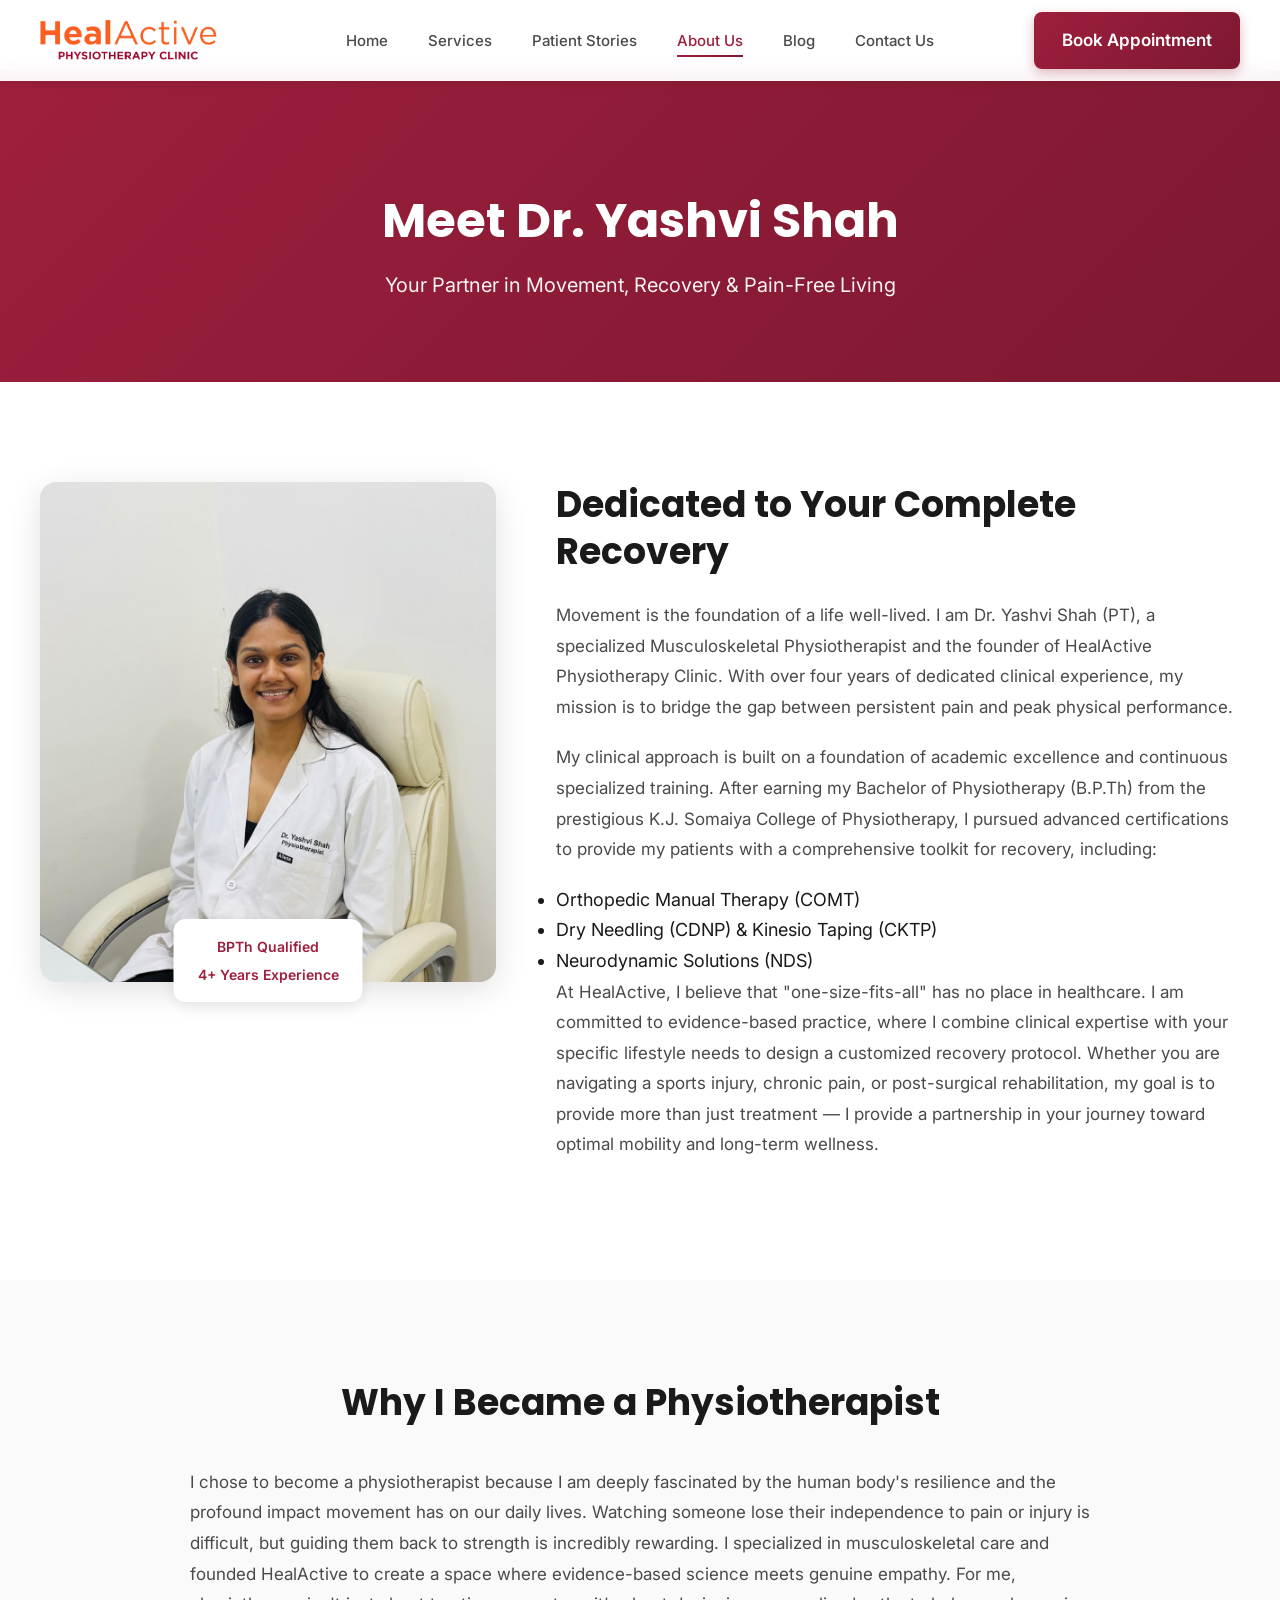
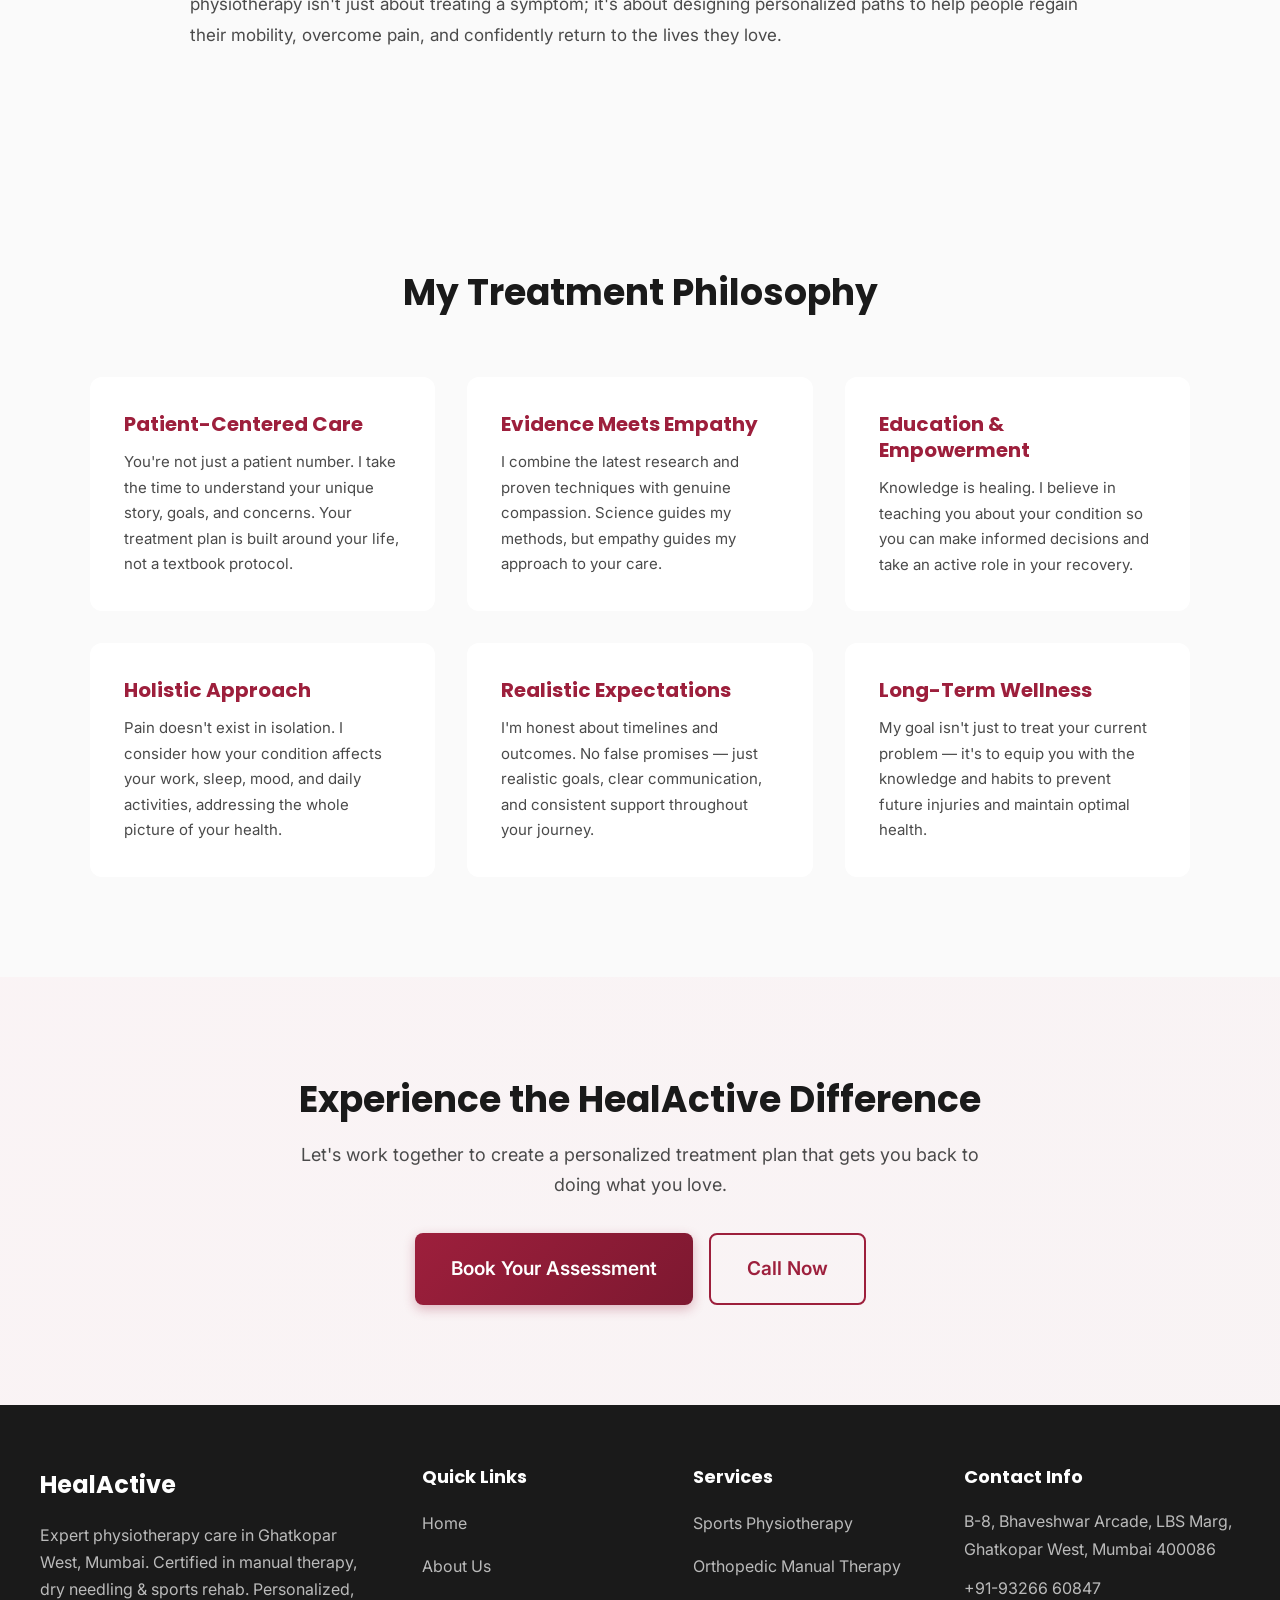
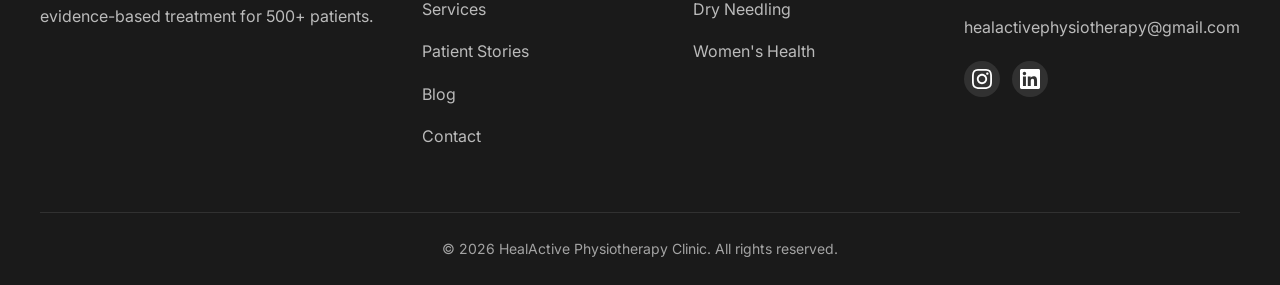
<file: about.html>
<!DOCTYPE html>
<html lang="en">
<head>
    <meta charset="UTF-8">
    <meta name="viewport" content="width=device-width, initial-scale=1.0">
    <meta name="description" content="Meet Dr. Yashvi Shah - BPTh qualified physiotherapist with 4+ years experience. Learn about our patient-centered approach to recovery at HealActive Clinic.">
    <title>About Dr. Yashvi Shah - HealActive Physiotherapy Clinic Mumbai</title>
    <link rel="preconnect" href="https://fonts.googleapis.com">
    <link rel="preconnect" href="https://fonts.gstatic.com" crossorigin>
    <link href="https://fonts.googleapis.com/css2?family=Inter:wght@300;400;500;600;700&family=Poppins:wght@600;700&display=swap" rel="stylesheet">
    <link rel="stylesheet" href="style.css">
    <link rel="icon" href="favicon.ico" type="image/x-icon">
    <link rel="canonical" href="https://healactive.in/about">
    <meta property="og:type" content="profile">
    <meta property="og:site_name" content="HealActive Physiotherapy Clinic">
    <meta property="og:url" content="https://healactive.in/about">
    <meta property="og:title" content="About Dr. Yashvi Shah - HealActive Physiotherapy Clinic Mumbai">
    <meta property="og:description" content="Meet Dr. Yashvi Shah - BPTh qualified physiotherapist with 4+ years experience. Learn about our patient-centered approach to recovery at HealActive Clinic.">
    <meta property="og:image" content="https://healactive.in/doctor.jpeg">
    <meta property="og:image:width" content="1200">
    <meta property="og:image:height" content="630">
    <meta property="og:locale" content="en_IN">
    <meta name="twitter:card" content="summary_large_image">
    <meta name="twitter:title" content="About Dr. Yashvi Shah - HealActive Physiotherapy Clinic Mumbai">
    <meta name="twitter:description" content="Meet Dr. Yashvi Shah - BPTh qualified physiotherapist with 4+ years experience. Learn about our patient-centered approach to recovery at HealActive Clinic.">
    <meta name="twitter:image" content="https://healactive.in/doctor.jpeg">
    <script type="application/ld+json">
    {
      "@context": "https://schema.org",
      "@graph": [
        {
          "@type": "ProfilePage",
          "url": "https://healactive.in/about",
          "mainEntity": {
            "@type": "Person",
            "@id": "https://healactive.in/about#yashvi-shah",
            "name": "Yashvi Shah",
            "honorificPrefix": "Dr.",
            "jobTitle": "Physiotherapist",
            "description": "Musculoskeletal physiotherapist and founder of HealActive Physiotherapy Clinic, Ghatkopar West, Mumbai.",
            "image": "https://healactive.in/doctor.jpeg",
            "url": "https://healactive.in/about",
            "alumniOf": {
              "@type": "CollegeOrUniversity",
              "name": "K.J. Somaiya College of Physiotherapy"
            },
            "hasCredential": [
              {
                "@type": "EducationalOccupationalCredential",
                "credentialCategory": "degree",
                "name": "Bachelor of Physiotherapy (BPTh)"
              },
              {
                "@type": "EducationalOccupationalCredential",
                "credentialCategory": "certification",
                "name": "Orthopedic Manual Therapy (COMT)"
              },
              {
                "@type": "EducationalOccupationalCredential",
                "credentialCategory": "certification",
                "name": "Dry Needling (CDNP)"
              },
              {
                "@type": "EducationalOccupationalCredential",
                "credentialCategory": "certification",
                "name": "Kinesio Taping (CKTP)"
              },
              {
                "@type": "EducationalOccupationalCredential",
                "credentialCategory": "certification",
                "name": "Neurodynamic Solutions (NDS)"
              }
            ],
            "knowsAbout": [
              "Orthopedic manual therapy",
              "Dry needling",
              "Neurodynamics",
              "Sports physiotherapy",
              "Post-surgical rehabilitation",
              "Women's health physiotherapy"
            ],
            "worksFor": {
              "@type": "Physiotherapy",
              "@id": "https://healactive.in/#clinic",
              "name": "HealActive Physiotherapy Clinic",
              "url": "https://healactive.in/",
              "telephone": "+91-9326660847",
              "address": {
                "@type": "PostalAddress",
                "streetAddress": "B-8, Bhaveshwar Arcade, Ground Floor, Lal Bahadur Shastri Marg, behind Saraswat Bank, Nityanand Nagar, Ghatkopar West",
                "addressLocality": "Mumbai",
                "addressRegion": "Maharashtra",
                "postalCode": "400086",
                "addressCountry": "IN"
              }
            },
            "sameAs": [
              "https://linkedin.com/in/yashvi-shah-057756186/"
            ]
          }
        },
        {
          "@type": "BreadcrumbList",
          "itemListElement": [
            {
              "@type": "ListItem",
              "position": 1,
              "name": "Home",
              "item": "https://healactive.in/"
            },
            {
              "@type": "ListItem",
              "position": 2,
              "name": "About",
              "item": "https://healactive.in/about"
            }
          ]
        }
      ]
    }
    </script>
    <!-- Google tag (gtag.js) -->
    <script async src="https://www.googletagmanager.com/gtag/js?id=G-JWW0J9REW7"></script>
    <script>
      window.dataLayer = window.dataLayer || [];
      function gtag(){dataLayer.push(arguments);}
      gtag('js', new Date());
      gtag('config', 'G-JWW0J9REW7');
      // Count phone and WhatsApp taps as GA4 events (mark them as key events in GA4).
      document.addEventListener('click', function (e) {
        var a = e.target.closest ? e.target.closest('a[href]') : null;
        if (!a) return;
        var href = a.getAttribute('href') || '';
        if (href.indexOf('tel:') === 0) gtag('event', 'phone_click', { link_url: href });
        else if (href.indexOf('https://wa.me/') === 0) gtag('event', 'whatsapp_click', { link_url: href });
      });
    </script>
</head>
<body>
    <!-- Header -->
    <header class="header" id="header">
        <div class="container">
            <div class="header-content">
                <div class="logo">
                    <a href="/">
                        <img src="healactivelogonobg.png" alt="HealActive Physiotherapy Clinic" class="logo-img">
                    </a>
                </div>
                <nav class="nav" id="nav">
                    <a href="/" class="nav-link">Home</a>
                    <div class="nav-dropdown">
                        <a href="/services" class="nav-link">Services</a>
                        <div class="dropdown-content">
                            <a href="/services#sports">Sports Physiotherapy</a>
                            <a href="/services#orthopedic">Orthopedic Manual Therapy</a>
                            <a href="/services#surgical">Post-Surgical Recovery</a>
                            <a href="/services#dry-needling">Dry Needling Therapy</a>
                            <a href="/services#neurodynamic">Neurodynamic Solutions</a>
                            <a href="/services#womens-health">Women's Health Program</a>
                            <a href="/services#ergonomics">Ergonomic &amp; Posture Correction</a>
                            <a href="/services#senior-citizens">Senior Citizens Program</a>
                        </div>
                    </div>
                    <a href="/testimonials" class="nav-link">Patient Stories</a>
                    <a href="/about" class="nav-link active">About Us</a>
                    <a href="/blog" class="nav-link">Blog</a>
                    <a href="/contactus" class="nav-link">Contact Us</a>
                </nav>
                <a href="/contactus" class="btn btn-primary btn-header">Book Appointment</a>
                <button class="mobile-toggle" id="mobile-toggle" aria-label="Toggle menu">
                    <span></span><span></span><span></span>
                </button>
            </div>
        </div>
    </header>

    <!-- Page Hero -->
    <section class="page-hero">
        <div class="container">
            <h1>Meet Dr. Yashvi Shah</h1>
            <p>Your Partner in Movement, Recovery &amp; Pain-Free Living</p>
        </div>
    </section>

    <!-- About Introduction -->
    <section class="about-intro-page">
        <div class="container">
            <div class="about-page-content reveal-on-scroll">
                <div class="about-page-image">
                    <img src="doctor.jpeg" alt="Dr. Yashvi Shah" class="about-page-img">
                    <div class="credentials-badge">
                        <span>BPTh Qualified</span>
                        <span>4+ Years Experience</span>
                    </div>
                </div>
                <div class="about-page-text">
                    <h2>Dedicated to Your Complete Recovery</h2>
                    <p>Movement is the foundation of a life well-lived. I am Dr. Yashvi Shah (PT), a specialized Musculoskeletal Physiotherapist and the founder of HealActive Physiotherapy Clinic. With over four years of dedicated clinical experience, my mission is to bridge the gap between persistent pain and peak physical performance.</p>
                    <p>My clinical approach is built on a foundation of academic excellence and continuous specialized training. After earning my Bachelor of Physiotherapy (B.P.Th) from the prestigious K.J. Somaiya College of Physiotherapy, I pursued advanced certifications to provide my patients with a comprehensive toolkit for recovery, including:</p>
                    <ul>
                        <li>Orthopedic Manual Therapy (COMT)</li>
                        <li>Dry Needling (CDNP) &amp; Kinesio Taping (CKTP)</li>
                        <li>Neurodynamic Solutions (NDS)</li>
                    </ul>
                    <p>At HealActive, I believe that "one-size-fits-all" has no place in healthcare. I am committed to evidence-based practice, where I combine clinical expertise with your specific lifestyle needs to design a customized recovery protocol. Whether you are navigating a sports injury, chronic pain, or post-surgical rehabilitation, my goal is to provide more than just treatment — I provide a partnership in your journey toward optimal mobility and long-term wellness.</p>
                </div>
            </div>
        </div>
    </section>

    <!-- Why I Became a Physiotherapist -->
    <section class="story-section">
        <div class="container">
            <div class="story-content reveal-on-scroll">
                <h2>Why I Became a Physiotherapist</h2>
                <p>I chose to become a physiotherapist because I am deeply fascinated by the human body's resilience and the profound impact movement has on our daily lives. Watching someone lose their independence to pain or injury is difficult, but guiding them back to strength is incredibly rewarding. I specialized in musculoskeletal care and founded HealActive to create a space where evidence-based science meets genuine empathy. For me, physiotherapy isn't just about treating a symptom; it's about designing personalized paths to help people regain their mobility, overcome pain, and confidently return to the lives they love.</p>
            </div>
        </div>
    </section>

    <!-- Clinical Experience (commented out) -->
    <!--
    <section class="experience">
        <div class="container">
            <div class="section-header">
                <span class="section-label">Professional Journey</span>
                <h2 class="section-title">Clinical Experience</h2>
            </div>
            <div class="timeline">
                <div class="timeline-item">
                    <div class="timeline-dot"></div>
                    <div class="timeline-content">
                        <span class="timeline-date">2023 - Present</span>
                        <h3>HealActive Physiotherapy Clinic</h3>
                        <p class="timeline-role">Founder &amp; Lead Physiotherapist</p>
                    </div>
                </div>
            </div>
        </div>
    </section>
    -->

    <!-- Treatment Philosophy -->
    <section class="philosophy">
        <div class="container">
            <div class="philosophy-content">
                <h2>My Treatment Philosophy</h2>
                <div class="philosophy-grid">
                    <div class="philosophy-item reveal-on-scroll">
                        <h3>Patient-Centered Care</h3>
                        <p>You're not just a patient number. I take the time to understand your unique story, goals, and concerns. Your treatment plan is built around your life, not a textbook protocol.</p>
                    </div>
                    <div class="philosophy-item reveal-on-scroll">
                        <h3>Evidence Meets Empathy</h3>
                        <p>I combine the latest research and proven techniques with genuine compassion. Science guides my methods, but empathy guides my approach to your care.</p>
                    </div>
                    <div class="philosophy-item reveal-on-scroll">
                        <h3>Education &amp; Empowerment</h3>
                        <p>Knowledge is healing. I believe in teaching you about your condition so you can make informed decisions and take an active role in your recovery.</p>
                    </div>
                    <div class="philosophy-item reveal-on-scroll">
                        <h3>Holistic Approach</h3>
                        <p>Pain doesn't exist in isolation. I consider how your condition affects your work, sleep, mood, and daily activities, addressing the whole picture of your health.</p>
                    </div>
                    <div class="philosophy-item reveal-on-scroll">
                        <h3>Realistic Expectations</h3>
                        <p>I'm honest about timelines and outcomes. No false promises — just realistic goals, clear communication, and consistent support throughout your journey.</p>
                    </div>
                    <div class="philosophy-item reveal-on-scroll">
                        <h3>Long-Term Wellness</h3>
                        <p>My goal isn't just to treat your current problem — it's to equip you with the knowledge and habits to prevent future injuries and maintain optimal health.</p>
                    </div>
                </div>
            </div>
        </div>
    </section>

    <!-- CTA Section -->
    <section class="cta-section">
        <div class="container">
            <div class="cta-content">
                <h2>Experience the HealActive Difference</h2>
                <p>Let's work together to create a personalized treatment plan that gets you back to doing what you love.</p>
                <div class="cta-buttons">
                    <a href="/contactus" class="btn btn-primary btn-lg">Book Your Assessment</a>
                    <a href="tel:+919326660847" class="btn btn-outline btn-lg">Call Now</a>
                </div>
            </div>
        </div>
    </section>

    <!-- Footer -->
    <footer class="footer">
        <div class="container">
            <div class="footer-content">
                <div class="footer-col">
                    <div class="footer-logo"><div class="footer-logo-text">HealActive</div></div>
                    <p class="footer-about">Expert physiotherapy care in Ghatkopar West, Mumbai. Certified in manual therapy, dry needling &amp; sports rehab. Personalized, evidence-based treatment for 500+ patients.</p>
                </div>
                <div class="footer-col">
                    <h4>Quick Links</h4>
                    <ul class="footer-links">
                        <li><a href="/">Home</a></li>
                        <li><a href="/about">About Us</a></li>
                        <li><a href="/services">Services</a></li>
                        <li><a href="/testimonials">Patient Stories</a></li>
                        <li><a href="/blog">Blog</a></li>
                        <li><a href="/contactus">Contact</a></li>
                    </ul>
                </div>
                <div class="footer-col">
                    <h4>Services</h4>
                    <ul class="footer-links">
                        <li><a href="/services#sports">Sports Physiotherapy</a></li>
                        <li><a href="/services#orthopedic">Orthopedic Manual Therapy</a></li>
                        <li><a href="/services#dry-needling">Dry Needling</a></li>
                        <li><a href="/services#womens-health">Women's Health</a></li>
                    </ul>
                </div>
                <div class="footer-col">
                    <h4>Contact Info</h4>
                    <ul class="footer-contact">
                        <li><a href="https://maps.google.com/?cid=14408027390088886582" target="_blank" rel="noopener">B-8, Bhaveshwar Arcade, LBS Marg, Ghatkopar West, Mumbai 400086</a></li>
                        <li><a href="tel:+919326660847">+91-93266 60847</a></li>
                        <li><a href="mailto:healactivephysiotherapy@gmail.com">healactivephysiotherapy@gmail.com</a></li>
                    </ul>
                    <div class="footer-social">
                        <a href="https://instagram.com/healactive.physiotherapy" target="_blank" rel="noopener" aria-label="Instagram">
                            <svg width="20" height="20" viewBox="0 0 24 24" fill="currentColor"><path d="M12 2.163c3.204 0 3.584.012 4.85.07 3.252.148 4.771 1.691 4.919 4.919.058 1.265.069 1.645.069 4.849 0 3.205-.012 3.584-.069 4.849-.149 3.225-1.664 4.771-4.919 4.919-1.266.058-1.644.07-4.85.07-3.204 0-3.584-.012-4.849-.07-3.26-.149-4.771-1.699-4.919-4.92-.058-1.265-.07-1.644-.07-4.849 0-3.204.013-3.583.07-4.849.149-3.227 1.664-4.771 4.919-4.919 1.266-.057 1.645-.069 4.849-.069zm0-2.163c-3.259 0-3.667.014-4.947.072-4.358.2-6.78 2.618-6.98 6.98-.059 1.281-.073 1.689-.073 4.948 0 3.259.014 3.668.072 4.948.2 4.358 2.618 6.78 6.98 6.98 1.281.058 1.689.072 4.948.072 3.259 0 3.668-.014 4.948-.072 4.354-.2 6.782-2.618 6.979-6.98.059-1.28.073-1.689.073-4.948 0-3.259-.014-3.667-.072-4.947-.196-4.354-2.617-6.78-6.979-6.98-1.281-.059-1.69-.073-4.949-.073zm0 5.838c-3.403 0-6.162 2.759-6.162 6.162s2.759 6.163 6.162 6.163 6.162-2.759 6.162-6.163c0-3.403-2.759-6.162-6.162-6.162zm0 10.162c-2.209 0-4-1.79-4-4 0-2.209 1.791-4 4-4s4 1.791 4 4c0 2.21-1.791 4-4 4zm6.406-11.845c-.796 0-1.441.645-1.441 1.44s.645 1.44 1.441 1.44c.795 0 1.439-.645 1.439-1.44s-.644-1.44-1.439-1.44z"/></svg>
                        </a>
                        <a href="https://linkedin.com/in/yashvi-shah-057756186/" target="_blank" rel="noopener" aria-label="LinkedIn">
                            <svg width="20" height="20" viewBox="0 0 24 24" fill="currentColor"><path d="M20.447 20.452h-3.554v-5.569c0-1.328-.027-3.037-1.852-3.037-1.853 0-2.136 1.445-2.136 2.939v5.667H9.351V9h3.414v1.561h.046c.477-.9 1.637-1.85 3.37-1.85 3.601 0 4.267 2.37 4.267 5.455v6.286zM5.337 7.433c-1.144 0-2.063-.926-2.063-2.065 0-1.138.92-2.063 2.063-2.063 1.14 0 2.064.925 2.064 2.063 0 1.139-.925 2.065-2.064 2.065zm1.782 13.019H3.555V9h3.564v11.452zM22.225 0H1.771C.792 0 0 .774 0 1.729v20.542C0 23.227.792 24 1.771 24h20.451C23.2 24 24 23.227 24 22.271V1.729C24 .774 23.2 0 22.222 0h.003z"/></svg>
                        </a>
                    </div>
                </div>
            </div>
            <div class="footer-bottom">
                <p>&copy; 2026 HealActive Physiotherapy Clinic. All rights reserved.</p>
            </div>
        </div>
    </footer>

    <script src="script.js"></script>
</body>
</html>
</file>
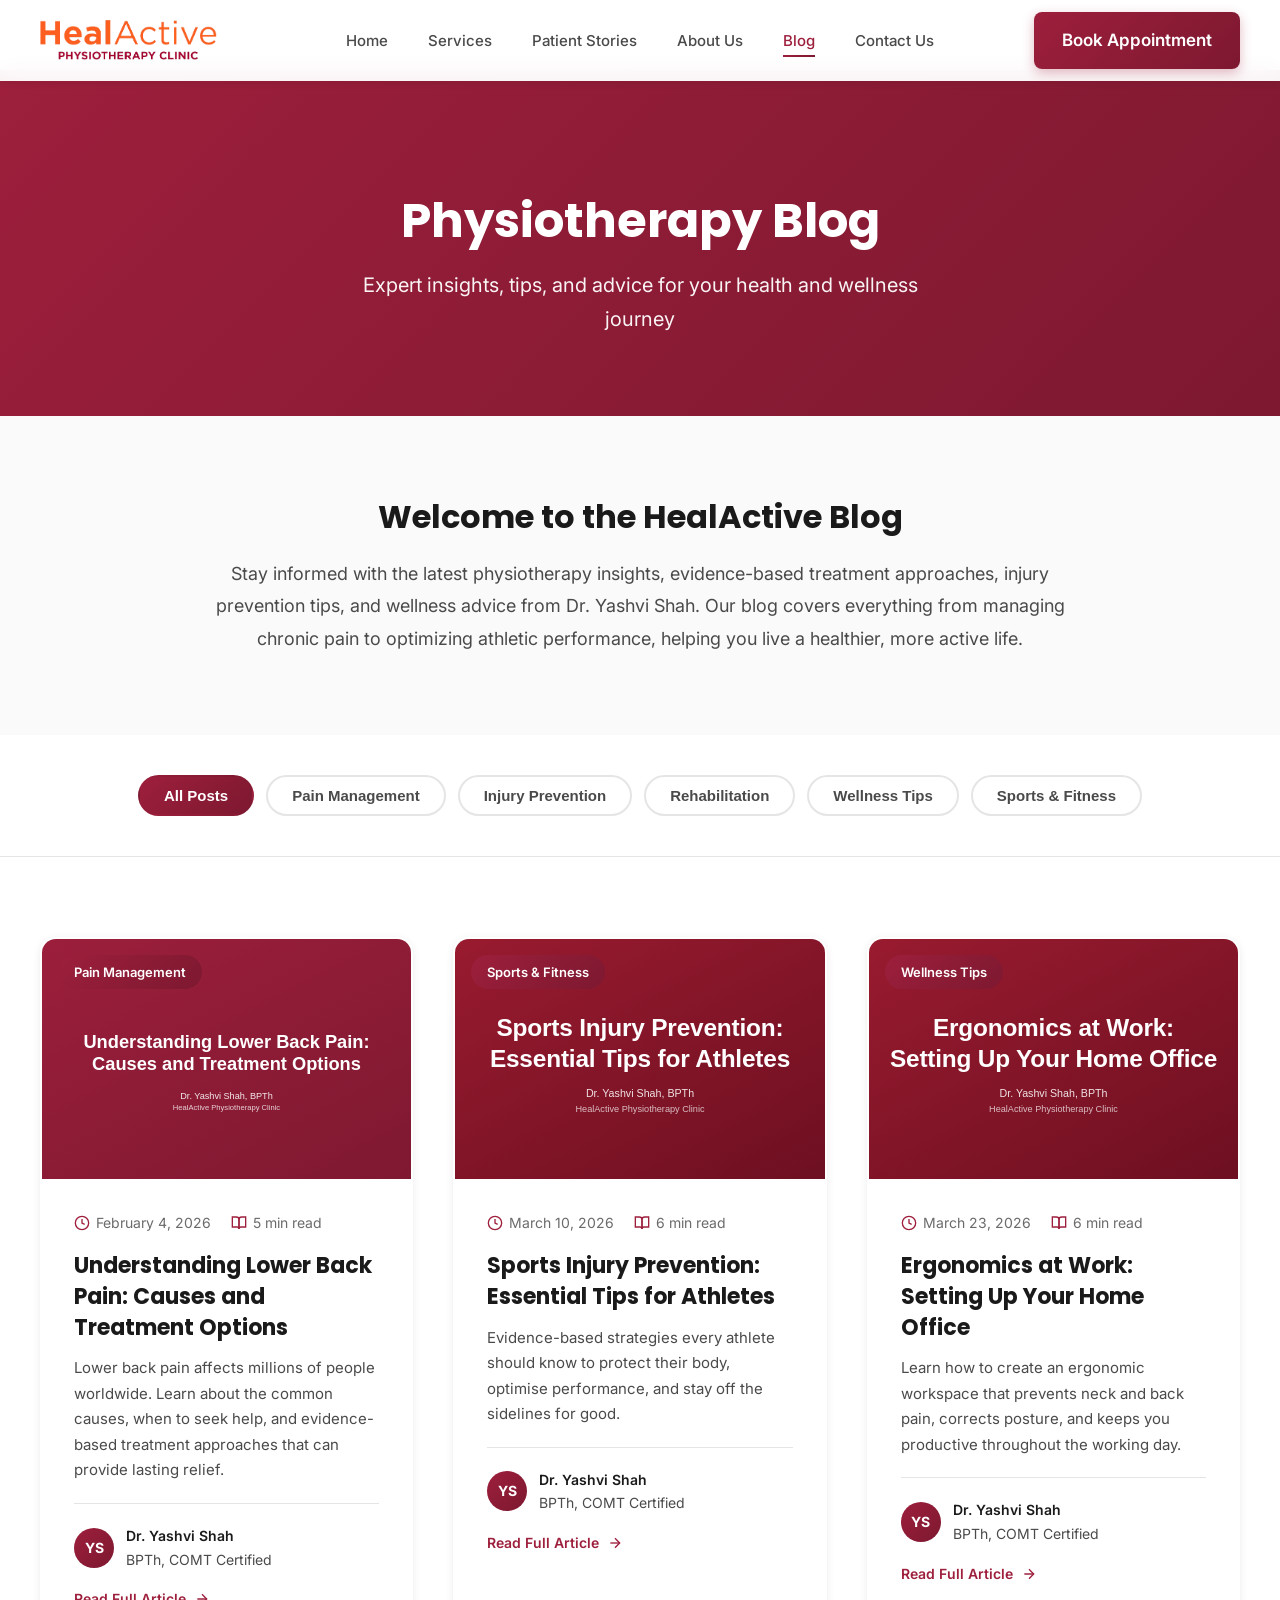
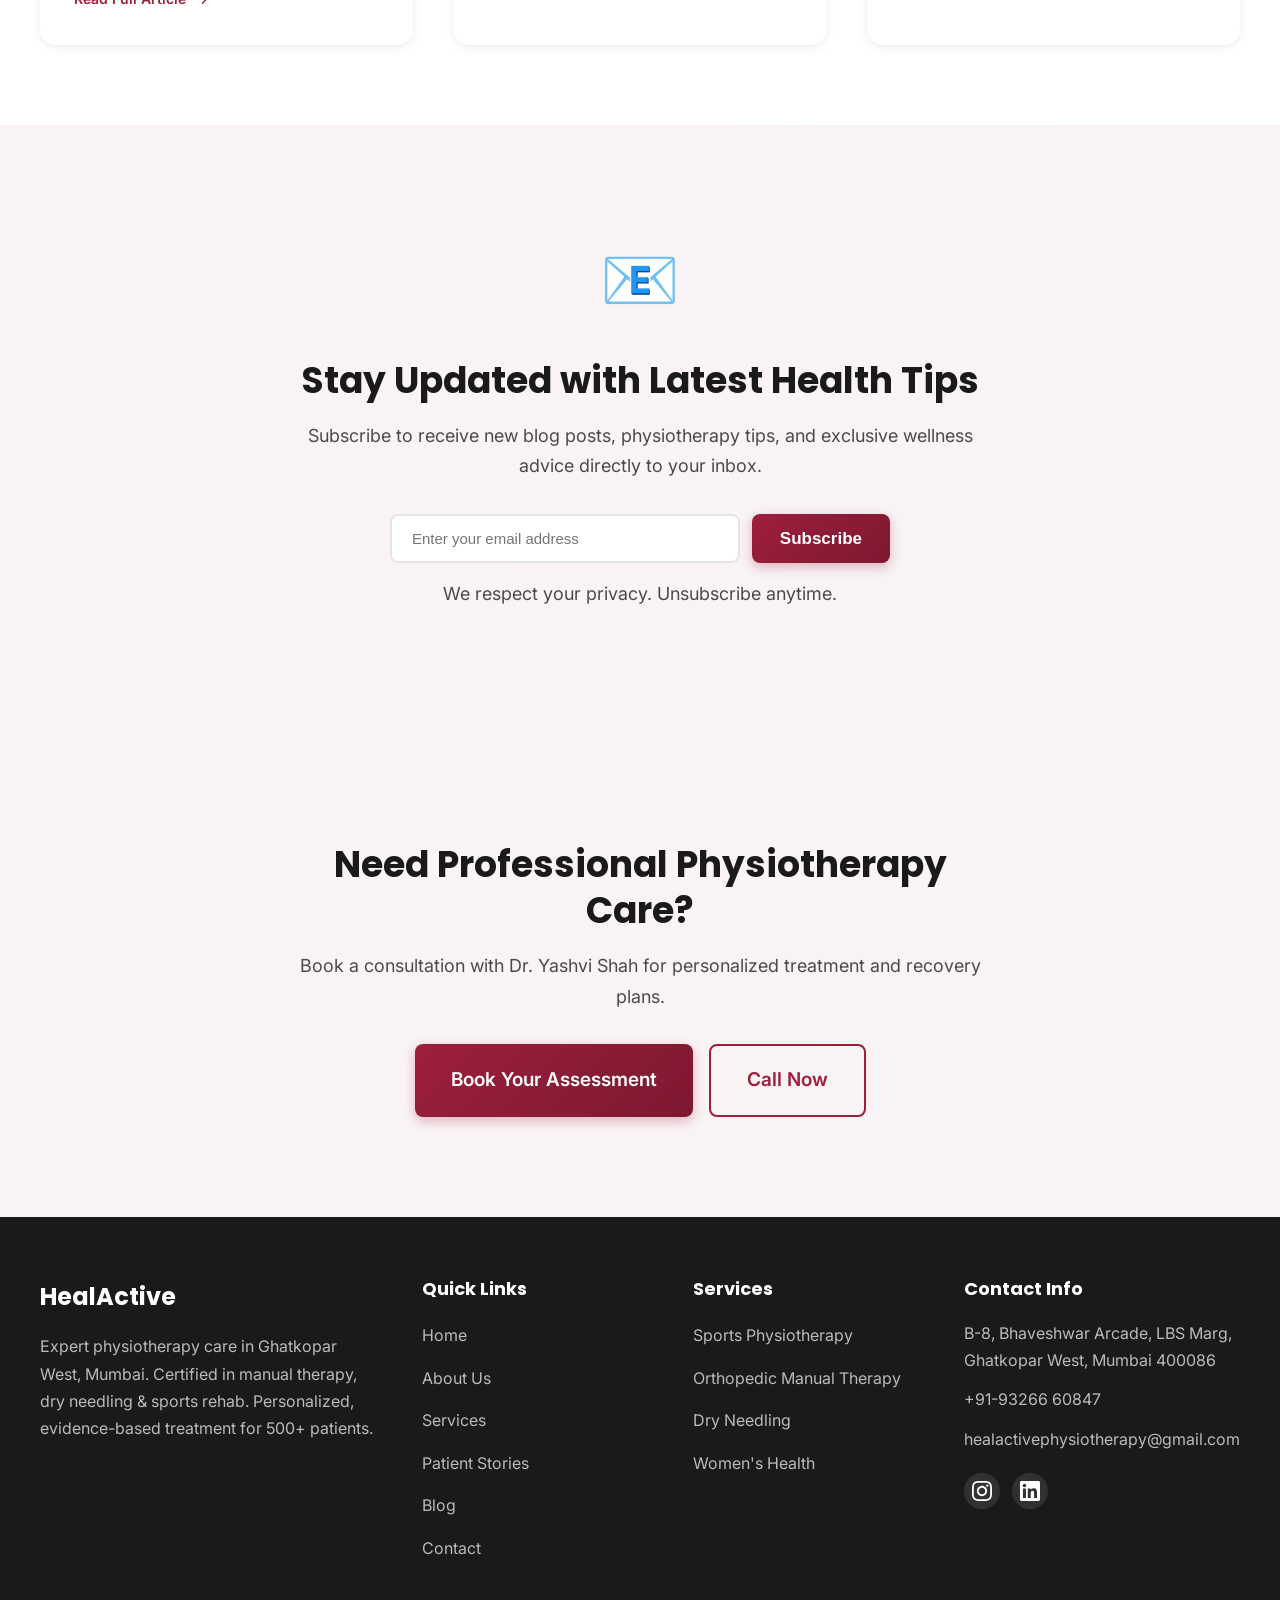
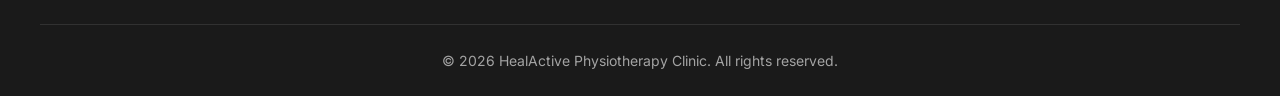
<file: blog.html>
<!DOCTYPE html>
<html lang="en">
<head>
    <meta charset="UTF-8">
    <meta name="viewport" content="width=device-width, initial-scale=1.0">
    <meta name="description" content="Physiotherapy tips from Dr. Yashvi Shah of HealActive, Ghatkopar West: pain management, injury prevention, rehab and posture advice.">
    <meta name="keywords" content="physiotherapy blog, back pain treatment Mumbai, sports injury advice, rehabilitation tips, wellness blog Ghatkopar, Dr Yashvi Shah articles">
    <meta name="author" content="Dr. Yashvi Shah, BPTh">
    <meta name="geo.region" content="IN-MH">
    <meta name="geo.placename" content="Mumbai">
    <meta name="geo.position" content="19.090804;72.9063589">
    <meta name="ICBM" content="19.090804, 72.9063589">

    <!-- Open Graph / Facebook -->
    <meta property="og:type" content="website">
    <meta property="og:url" content="https://healactive.in/blog">
    <meta property="og:title" content="Physiotherapy Blog - Expert Health Tips | HealActive Clinic Mumbai">
    <meta property="og:description" content="Expert physiotherapy insights, tips, and advice from Dr. Yashvi Shah. Learn about pain management, injury prevention, and wellness.">
    <meta property="og:image" content="https://healactive.in/images/og-default.jpg">
    <meta property="og:locale" content="en_IN">

    <!-- Twitter -->
    <meta property="twitter:card" content="summary_large_image">
    <meta property="twitter:url" content="https://healactive.in/blog">
    <meta property="twitter:title" content="Physiotherapy Blog - Expert Health Tips | HealActive Clinic Mumbai">
    <meta property="twitter:description" content="Expert physiotherapy insights, tips, and advice from Dr. Yashvi Shah.">
    <meta property="twitter:image" content="https://healactive.in/images/og-default.jpg">

    <!-- Schema.org -->
    <meta itemprop="name" content="Physiotherapy Tips &amp; Advice | HealActive Blog">
    <meta itemprop="description" content="Expert physiotherapy insights, tips, and advice from Dr. Yashvi Shah.">
    <meta itemprop="image" content="https://healactive.in/images/og-default.jpg">

    <title>Physiotherapy Tips &amp; Advice | HealActive Blog</title>
    <link rel="canonical" href="https://healactive.in/blog">
    <link rel="preconnect" href="https://fonts.googleapis.com">
    <link rel="preconnect" href="https://fonts.gstatic.com" crossorigin>
    <link href="https://fonts.googleapis.com/css2?family=Inter:wght@300;400;500;600;700&family=Poppins:wght@600;700&display=swap" rel="stylesheet">
    <link rel="stylesheet" href="style.css">
    <link rel="icon" href="favicon.ico" type="image/x-icon">

    <!-- Structured Data -->

    <script type="application/ld+json">
    {
      "@context": "https://schema.org",
      "@graph": [
        {
          "@type": "Blog",
          "@id": "https://healactive.in/blog#blog",
          "name": "HealActive Physiotherapy Blog",
          "description": "Physiotherapy advice from Dr. Yashvi Shah, HealActive Physiotherapy Clinic, Ghatkopar West, Mumbai.",
          "url": "https://healactive.in/blog",
          "inLanguage": "en-IN",
          "author": {
            "@type": "Person",
            "@id": "https://healactive.in/about#yashvi-shah",
            "name": "Yashvi Shah",
            "honorificPrefix": "Dr.",
            "jobTitle": "Physiotherapist",
            "url": "https://healactive.in/about"
          },
          "publisher": {
            "@type": "Physiotherapy",
            "@id": "https://healactive.in/#clinic",
            "name": "HealActive Physiotherapy Clinic",
            "url": "https://healactive.in/",
            "telephone": "+91-9326660847",
            "address": {
              "@type": "PostalAddress",
              "streetAddress": "B-8, Bhaveshwar Arcade, Ground Floor, Lal Bahadur Shastri Marg, behind Saraswat Bank, Nityanand Nagar, Ghatkopar West",
              "addressLocality": "Mumbai",
              "addressRegion": "Maharashtra",
              "postalCode": "400086",
              "addressCountry": "IN"
            }
          },
          "blogPost": [
            {
              "@type": "BlogPosting",
              "headline": "Understanding Lower Back Pain: Causes and Treatment Options",
              "url": "https://healactive.in/blogs/understanding-lower-back-pain",
              "datePublished": "2026-02-04",
              "image": "https://healactive.in/images/blog-lower-back-pain.jpg"
            },
            {
              "@type": "BlogPosting",
              "headline": "Sports Injury Prevention: Essential Tips for Athletes",
              "url": "https://healactive.in/blogs/sports-injury-prevention",
              "datePublished": "2026-03-10",
              "image": "https://healactive.in/images/blog-sports-injury.jpg"
            },
            {
              "@type": "BlogPosting",
              "headline": "Ergonomics at Work: Setting Up Your Home Office",
              "url": "https://healactive.in/blogs/ergonomics-home-office",
              "datePublished": "2026-03-23",
              "image": "https://healactive.in/images/blog-ergonomics.jpg"
            }
          ]
        },
        {
          "@type": "BreadcrumbList",
          "itemListElement": [
            {
              "@type": "ListItem",
              "position": 1,
              "name": "Home",
              "item": "https://healactive.in/"
            },
            {
              "@type": "ListItem",
              "position": 2,
              "name": "Blog",
              "item": "https://healactive.in/blog"
            }
          ]
        }
      ]
    }
    </script>
    <!-- Google tag (gtag.js) -->
    <script async src="https://www.googletagmanager.com/gtag/js?id=G-JWW0J9REW7"></script>
    <script>
      window.dataLayer = window.dataLayer || [];
      function gtag(){dataLayer.push(arguments);}
      gtag('js', new Date());
      gtag('config', 'G-JWW0J9REW7');
      // Count phone and WhatsApp taps as GA4 events (mark them as key events in GA4).
      document.addEventListener('click', function (e) {
        var a = e.target.closest ? e.target.closest('a[href]') : null;
        if (!a) return;
        var href = a.getAttribute('href') || '';
        if (href.indexOf('tel:') === 0) gtag('event', 'phone_click', { link_url: href });
        else if (href.indexOf('https://wa.me/') === 0) gtag('event', 'whatsapp_click', { link_url: href });
      });
    </script>
</head>
<body>
    <!-- Header -->
    <header class="header" id="header">
        <div class="container">
            <div class="header-content">
                <div class="logo">
                    <a href="/">
                        <img src="healactivelogonobg.png" alt="HealActive Physiotherapy Clinic" class="logo-img">
                    </a>
                </div>
                <nav class="nav" id="nav">
                    <a href="/" class="nav-link">Home</a>
                    <div class="nav-dropdown">
                        <a href="/services" class="nav-link">Services</a>
                        <div class="dropdown-content">
                            <a href="/services#sports">Sports Physiotherapy</a>
                            <a href="/services#orthopedic">Orthopedic Manual Therapy</a>
                            <a href="/services#surgical">Post-Surgical Recovery</a>
                            <a href="/services#dry-needling">Dry Needling Therapy</a>
                            <a href="/services#neurodynamic">Neurodynamic Solutions</a>
                            <a href="/services#womens-health">Women's Health Program</a>
                            <a href="/services#ergonomics">Ergonomic &amp; Posture Correction</a>
                            <a href="/services#senior-citizens">Senior Citizens Program</a>
                        </div>
                    </div>
                    <a href="/testimonials" class="nav-link">Patient Stories</a>
                    <a href="/about" class="nav-link">About Us</a>
                    <a href="/blog" class="nav-link active">Blog</a>
                    <a href="/contactus" class="nav-link">Contact Us</a>
                </nav>
                <a href="/contactus" class="btn btn-primary btn-header">Book Appointment</a>
                <button class="mobile-toggle" id="mobile-toggle" aria-label="Toggle menu">
                    <span></span>
                    <span></span>
                    <span></span>
                </button>
            </div>
        </div>
    </header>

    <!-- Page Hero -->
    <section class="page-hero">
        <div class="container">
            <h1>Physiotherapy Blog</h1>
            <p>Expert insights, tips, and advice for your health and wellness journey</p>
        </div>
    </section>

    <!-- Blog Introduction -->
    <section class="blog-intro">
        <div class="container">
            <div class="intro-content reveal-on-scroll">
                <h2>Welcome to the HealActive Blog</h2>
                <p>Stay informed with the latest physiotherapy insights, evidence-based treatment approaches, injury prevention tips, and wellness advice from Dr. Yashvi Shah. Our blog covers everything from managing chronic pain to optimizing athletic performance, helping you live a healthier, more active life.</p>
            </div>
        </div>
    </section>

    <!-- Blog Categories Filter -->
    <section class="blog-categories">
        <div class="container">
            <div class="category-filters">
                <button class="category-btn active" data-category="all">All Posts</button>
                <button class="category-btn" data-category="pain-management">Pain Management</button>
                <button class="category-btn" data-category="injury-prevention">Injury Prevention</button>
                <button class="category-btn" data-category="rehabilitation">Rehabilitation</button>
                <button class="category-btn" data-category="wellness">Wellness Tips</button>
                <button class="category-btn" data-category="sports">Sports & Fitness</button>
            </div>
        </div>
    </section>

    <!-- Blog Grid -->
    <section class="blog-grid-section">
        <div class="container">
            <div class="blog-grid">

                <!-- Blog Post 1: Lower Back Pain -->
                <article class="blog-card" data-category="pain-management rehabilitation">
                    <a href="/blogs/understanding-lower-back-pain" class="blog-card-link">
                        <div class="blog-card-image">
                            <img src="images/blog-lower-back-pain.svg" alt="Understanding Lower Back Pain - Causes and Treatment" loading="lazy">
                            <div class="blog-category-badge">Pain Management</div>
                        </div>
                        <div class="blog-card-content">
                            <div class="blog-meta">
                                <span class="blog-date">
                                    <svg width="16" height="16" viewBox="0 0 24 24" fill="none" stroke="currentColor" stroke-width="2">
                                        <circle cx="12" cy="12" r="10"></circle>
                                        <polyline points="12 6 12 12 16 14"></polyline>
                                    </svg>
                                    February 4, 2026
                                </span>
                                <span class="blog-read-time">
                                    <svg width="16" height="16" viewBox="0 0 24 24" fill="none" stroke="currentColor" stroke-width="2">
                                        <path d="M2 3h6a4 4 0 0 1 4 4v14a3 3 0 0 0-3-3H2z"></path>
                                        <path d="M22 3h-6a4 4 0 0 0-4 4v14a3 3 0 0 1 3-3h7z"></path>
                                    </svg>
                                    5 min read
                                </span>
                            </div>
                            <h3 class="blog-title">Understanding Lower Back Pain: Causes and Treatment Options</h3>
                            <p class="blog-excerpt">Lower back pain affects millions of people worldwide. Learn about the common causes, when to seek help, and evidence-based treatment approaches that can provide lasting relief.</p>
                            <div class="blog-author">
                                <div class="author-avatar-small">YS</div>
                                <div class="author-info-small">
                                    <div class="author-name-small">Dr. Yashvi Shah</div>
                                    <div class="author-credentials">BPTh, COMT Certified</div>
                                </div>
                            </div>
                            <div class="blog-card-footer">
                                <span class="read-more">Read Full Article
                                    <svg width="16" height="16" viewBox="0 0 24 24" fill="none" stroke="currentColor" stroke-width="2">
                                        <line x1="5" y1="12" x2="19" y2="12"></line>
                                        <polyline points="12 5 19 12 12 19"></polyline>
                                    </svg>
                                </span>
                            </div>
                        </div>
                    </a>
                </article>

                <!-- Blog Post 2: Sports Injury Prevention -->
                <article class="blog-card" data-category="sports injury-prevention">
                    <a href="/blogs/sports-injury-prevention" class="blog-card-link">
                        <div class="blog-card-image">
                            <img src="images/blog-sports-injury.svg" alt="Sports Injury Prevention: Essential Tips for Athletes" loading="lazy">
                            <div class="blog-category-badge">Sports &amp; Fitness</div>
                        </div>
                        <div class="blog-card-content">
                            <div class="blog-meta">
                                <span class="blog-date">
                                    <svg width="16" height="16" viewBox="0 0 24 24" fill="none" stroke="currentColor" stroke-width="2">
                                        <circle cx="12" cy="12" r="10"></circle>
                                        <polyline points="12 6 12 12 16 14"></polyline>
                                    </svg>
                                    March 10, 2026
                                </span>
                                <span class="blog-read-time">
                                    <svg width="16" height="16" viewBox="0 0 24 24" fill="none" stroke="currentColor" stroke-width="2">
                                        <path d="M2 3h6a4 4 0 0 1 4 4v14a3 3 0 0 0-3-3H2z"></path>
                                        <path d="M22 3h-6a4 4 0 0 0-4 4v14a3 3 0 0 1 3-3h7z"></path>
                                    </svg>
                                    6 min read
                                </span>
                            </div>
                            <h3 class="blog-title">Sports Injury Prevention: Essential Tips for Athletes</h3>
                            <p class="blog-excerpt">Evidence-based strategies every athlete should know to protect their body, optimise performance, and stay off the sidelines for good.</p>
                            <div class="blog-author">
                                <div class="author-avatar-small">YS</div>
                                <div class="author-info-small">
                                    <div class="author-name-small">Dr. Yashvi Shah</div>
                                    <div class="author-credentials">BPTh, COMT Certified</div>
                                </div>
                            </div>
                            <div class="blog-card-footer">
                                <span class="read-more">Read Full Article
                                    <svg width="16" height="16" viewBox="0 0 24 24" fill="none" stroke="currentColor" stroke-width="2">
                                        <line x1="5" y1="12" x2="19" y2="12"></line>
                                        <polyline points="12 5 19 12 12 19"></polyline>
                                    </svg>
                                </span>
                            </div>
                        </div>
                    </a>
                </article>

                <!-- Blog Post 3: Ergonomics -->
                <article class="blog-card" data-category="wellness">
                    <a href="/blogs/ergonomics-home-office" class="blog-card-link">
                        <div class="blog-card-image">
                            <img src="images/blog-ergonomics.svg" alt="Ergonomics at Work: Setting Up Your Home Office" loading="lazy">
                            <div class="blog-category-badge">Wellness Tips</div>
                        </div>
                        <div class="blog-card-content">
                            <div class="blog-meta">
                                <span class="blog-date">
                                    <svg width="16" height="16" viewBox="0 0 24 24" fill="none" stroke="currentColor" stroke-width="2">
                                        <circle cx="12" cy="12" r="10"></circle>
                                        <polyline points="12 6 12 12 16 14"></polyline>
                                    </svg>
                                    March 23, 2026
                                </span>
                                <span class="blog-read-time">
                                    <svg width="16" height="16" viewBox="0 0 24 24" fill="none" stroke="currentColor" stroke-width="2">
                                        <path d="M2 3h6a4 4 0 0 1 4 4v14a3 3 0 0 0-3-3H2z"></path>
                                        <path d="M22 3h-6a4 4 0 0 0-4 4v14a3 3 0 0 1 3-3h7z"></path>
                                    </svg>
                                    6 min read
                                </span>
                            </div>
                            <h3 class="blog-title">Ergonomics at Work: Setting Up Your Home Office</h3>
                            <p class="blog-excerpt">Learn how to create an ergonomic workspace that prevents neck and back pain, corrects posture, and keeps you productive throughout the working day.</p>
                            <div class="blog-author">
                                <div class="author-avatar-small">YS</div>
                                <div class="author-info-small">
                                    <div class="author-name-small">Dr. Yashvi Shah</div>
                                    <div class="author-credentials">BPTh, COMT Certified</div>
                                </div>
                            </div>
                            <div class="blog-card-footer">
                                <span class="read-more">Read Full Article
                                    <svg width="16" height="16" viewBox="0 0 24 24" fill="none" stroke="currentColor" stroke-width="2">
                                        <line x1="5" y1="12" x2="19" y2="12"></line>
                                        <polyline points="12 5 19 12 12 19"></polyline>
                                    </svg>
                                </span>
                            </div>
                        </div>
                    </a>
                </article>

            </div>
        </div>
    </section>

    <!-- Newsletter CTA -->
    <section class="blog-newsletter">
        <div class="container">
            <div class="newsletter-content reveal-on-scroll">
                <div class="newsletter-icon">📧</div>
                <h2>Stay Updated with Latest Health Tips</h2>
                <p>Subscribe to receive new blog posts, physiotherapy tips, and exclusive wellness advice directly to your inbox.</p>
                <div class="newsletter-form">
                    <input type="email" placeholder="Enter your email address" class="newsletter-input">
                    <button class="btn btn-primary">Subscribe</button>
                </div>
                <p class="newsletter-privacy">We respect your privacy. Unsubscribe anytime.</p>
            </div>
        </div>
    </section>

    <!-- CTA Section -->
    <section class="cta-section">
        <div class="container">
            <div class="cta-content">
                <h2>Need Professional Physiotherapy Care?</h2>
                <p>Book a consultation with Dr. Yashvi Shah for personalized treatment and recovery plans.</p>
                <div class="cta-buttons">
                    <a href="/contactus" class="btn btn-primary btn-lg">Book Your Assessment</a>
                    <a href="tel:+919326660847" class="btn btn-outline btn-lg">Call Now</a>
                </div>
            </div>
        </div>
    </section>

    <!-- Footer -->
    <footer class="footer">
        <div class="container">
            <div class="footer-content">
                <div class="footer-col">
                    <div class="footer-logo"><div class="footer-logo-text">HealActive</div></div>
                    <p class="footer-about">Expert physiotherapy care in Ghatkopar West, Mumbai. Certified in manual therapy, dry needling &amp; sports rehab. Personalized, evidence-based treatment for 500+ patients.</p>
                </div>
                <div class="footer-col">
                    <h4>Quick Links</h4>
                    <ul class="footer-links">
                        <li><a href="/">Home</a></li>
                        <li><a href="/about">About Us</a></li>
                        <li><a href="/services">Services</a></li>
                        <li><a href="/testimonials">Patient Stories</a></li>
                        <li><a href="/blog">Blog</a></li>
                        <li><a href="/contactus">Contact</a></li>
                    </ul>
                </div>
                <div class="footer-col">
                    <h4>Services</h4>
                    <ul class="footer-links">
                        <li><a href="/services#sports">Sports Physiotherapy</a></li>
                        <li><a href="/services#orthopedic">Orthopedic Manual Therapy</a></li>
                        <li><a href="/services#dry-needling">Dry Needling</a></li>
                        <li><a href="/services#womens-health">Women's Health</a></li>
                    </ul>
                </div>
                <div class="footer-col">
                    <h4>Contact Info</h4>
                    <ul class="footer-contact">
                        <li><a href="https://maps.google.com/?cid=14408027390088886582" target="_blank" rel="noopener">B-8, Bhaveshwar Arcade, LBS Marg, Ghatkopar West, Mumbai 400086</a></li>
                        <li><a href="tel:+919326660847">+91-93266 60847</a></li>
                        <li><a href="mailto:healactivephysiotherapy@gmail.com">healactivephysiotherapy@gmail.com</a></li>
                    </ul>
                    <div class="footer-social">
                        <a href="https://instagram.com/healactive.physiotherapy" target="_blank" rel="noopener" aria-label="Instagram">
                            <svg width="20" height="20" viewBox="0 0 24 24" fill="currentColor"><path d="M12 2.163c3.204 0 3.584.012 4.85.07 3.252.148 4.771 1.691 4.919 4.919.058 1.265.069 1.645.069 4.849 0 3.205-.012 3.584-.069 4.849-.149 3.225-1.664 4.771-4.919 4.919-1.266.058-1.644.07-4.85.07-3.204 0-3.584-.012-4.849-.07-3.26-.149-4.771-1.699-4.919-4.92-.058-1.265-.07-1.644-.07-4.849 0-3.204.013-3.583.07-4.849.149-3.227 1.664-4.771 4.919-4.919 1.266-.057 1.645-.069 4.849-.069zm0-2.163c-3.259 0-3.667.014-4.947.072-4.358.2-6.78 2.618-6.98 6.98-.059 1.281-.073 1.689-.073 4.948 0 3.259.014 3.668.072 4.948.2 4.358 2.618 6.78 6.98 6.98 1.281.058 1.689.072 4.948.072 3.259 0 3.668-.014 4.948-.072 4.354-.2 6.782-2.618 6.979-6.98.059-1.28.073-1.689.073-4.948 0-3.259-.014-3.667-.072-4.947-.196-4.354-2.617-6.78-6.979-6.98-1.281-.059-1.69-.073-4.949-.073zm0 5.838c-3.403 0-6.162 2.759-6.162 6.162s2.759 6.163 6.162 6.163 6.162-2.759 6.162-6.163c0-3.403-2.759-6.162-6.162-6.162zm0 10.162c-2.209 0-4-1.79-4-4 0-2.209 1.791-4 4-4s4 1.791 4 4c0 2.21-1.791 4-4 4zm6.406-11.845c-.796 0-1.441.645-1.441 1.44s.645 1.44 1.441 1.44c.795 0 1.439-.645 1.439-1.44s-.644-1.44-1.439-1.44z"/></svg>
                        </a>
                        <a href="https://linkedin.com/in/yashvi-shah-057756186/" target="_blank" rel="noopener" aria-label="LinkedIn">
                            <svg width="20" height="20" viewBox="0 0 24 24" fill="currentColor"><path d="M20.447 20.452h-3.554v-5.569c0-1.328-.027-3.037-1.852-3.037-1.853 0-2.136 1.445-2.136 2.939v5.667H9.351V9h3.414v1.561h.046c.477-.9 1.637-1.85 3.37-1.85 3.601 0 4.267 2.37 4.267 5.455v6.286zM5.337 7.433c-1.144 0-2.063-.926-2.063-2.065 0-1.138.92-2.063 2.063-2.063 1.14 0 2.064.925 2.064 2.063 0 1.139-.925 2.065-2.064 2.065zm1.782 13.019H3.555V9h3.564v11.452zM22.225 0H1.771C.792 0 0 .774 0 1.729v20.542C0 23.227.792 24 1.771 24h20.451C23.2 24 24 23.227 24 22.271V1.729C24 .774 23.2 0 22.222 0h.003z"/></svg>
                        </a>
                    </div>
                </div>
            </div>
            <div class="footer-bottom">
                <p>&copy; 2026 HealActive Physiotherapy Clinic. All rights reserved.</p>
            </div>
        </div>
    </footer>

    <script src="script.js"></script>
</body>
</html>
</file>
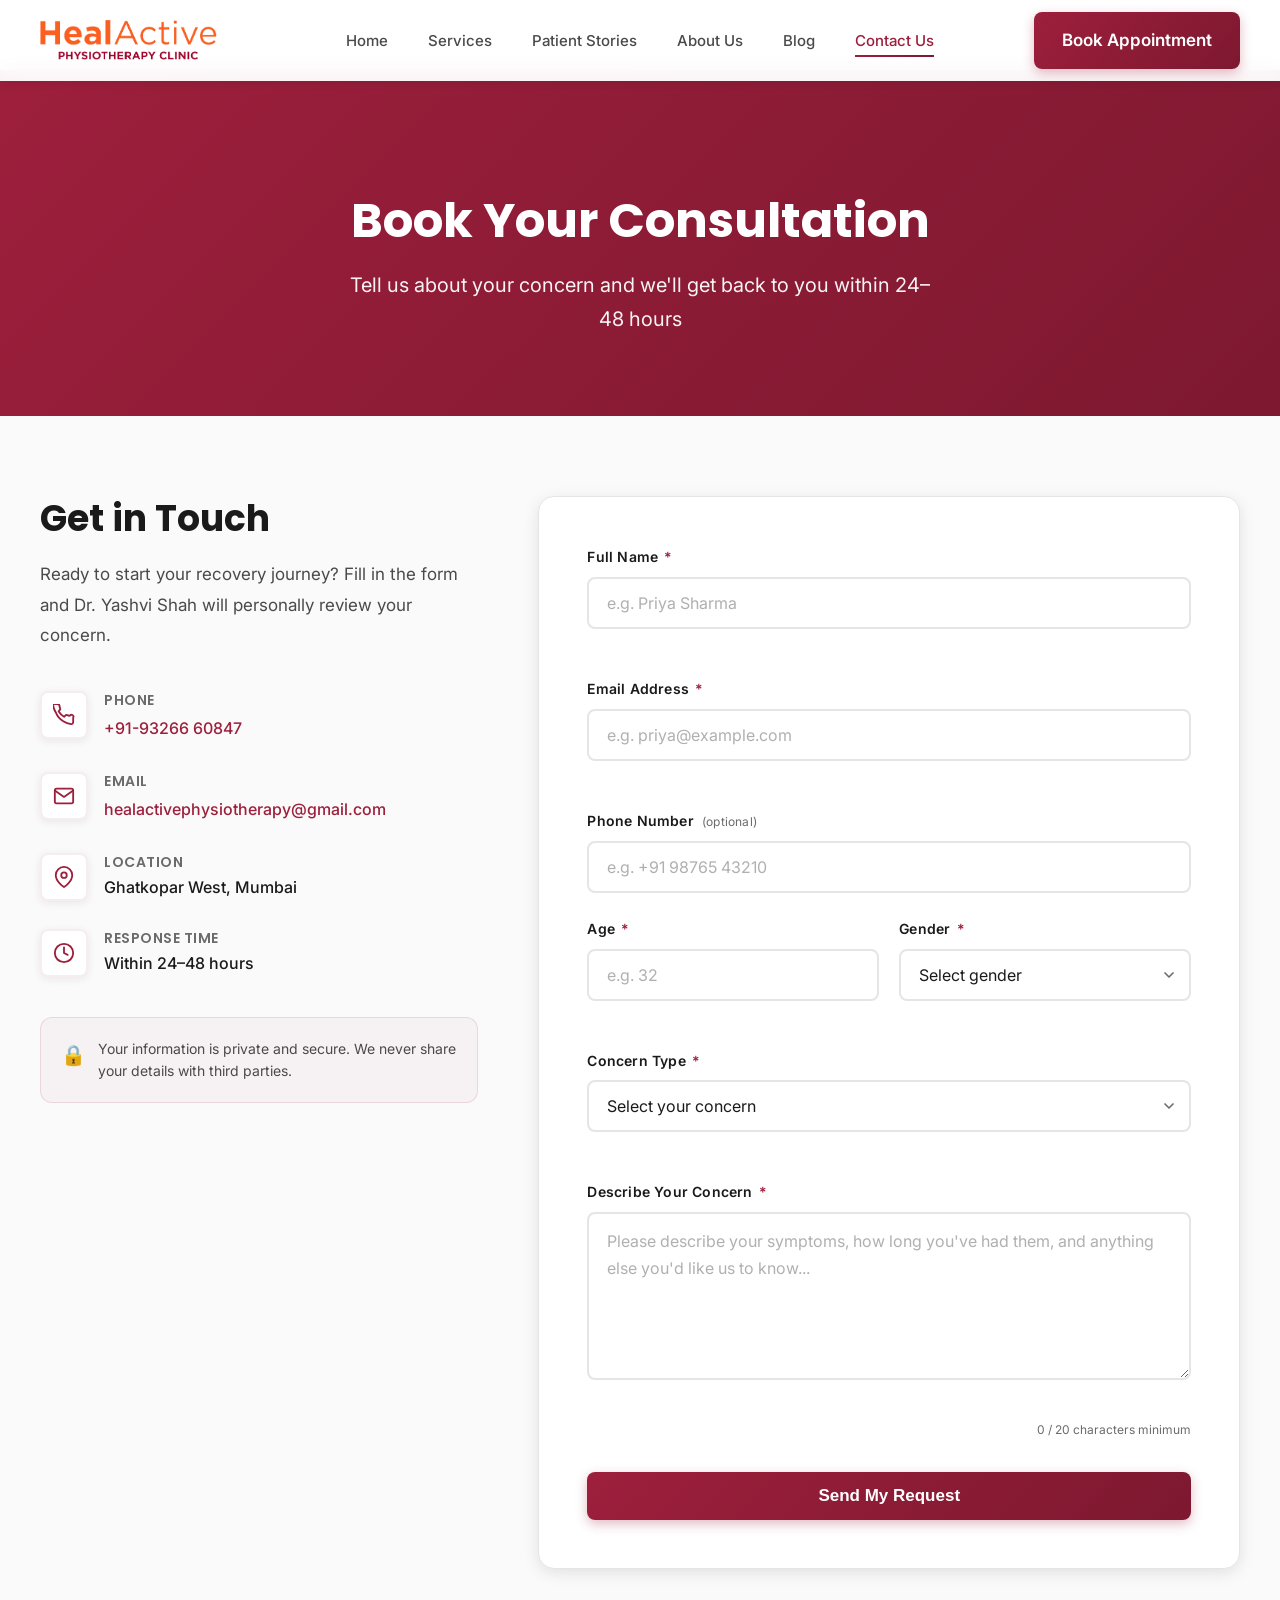
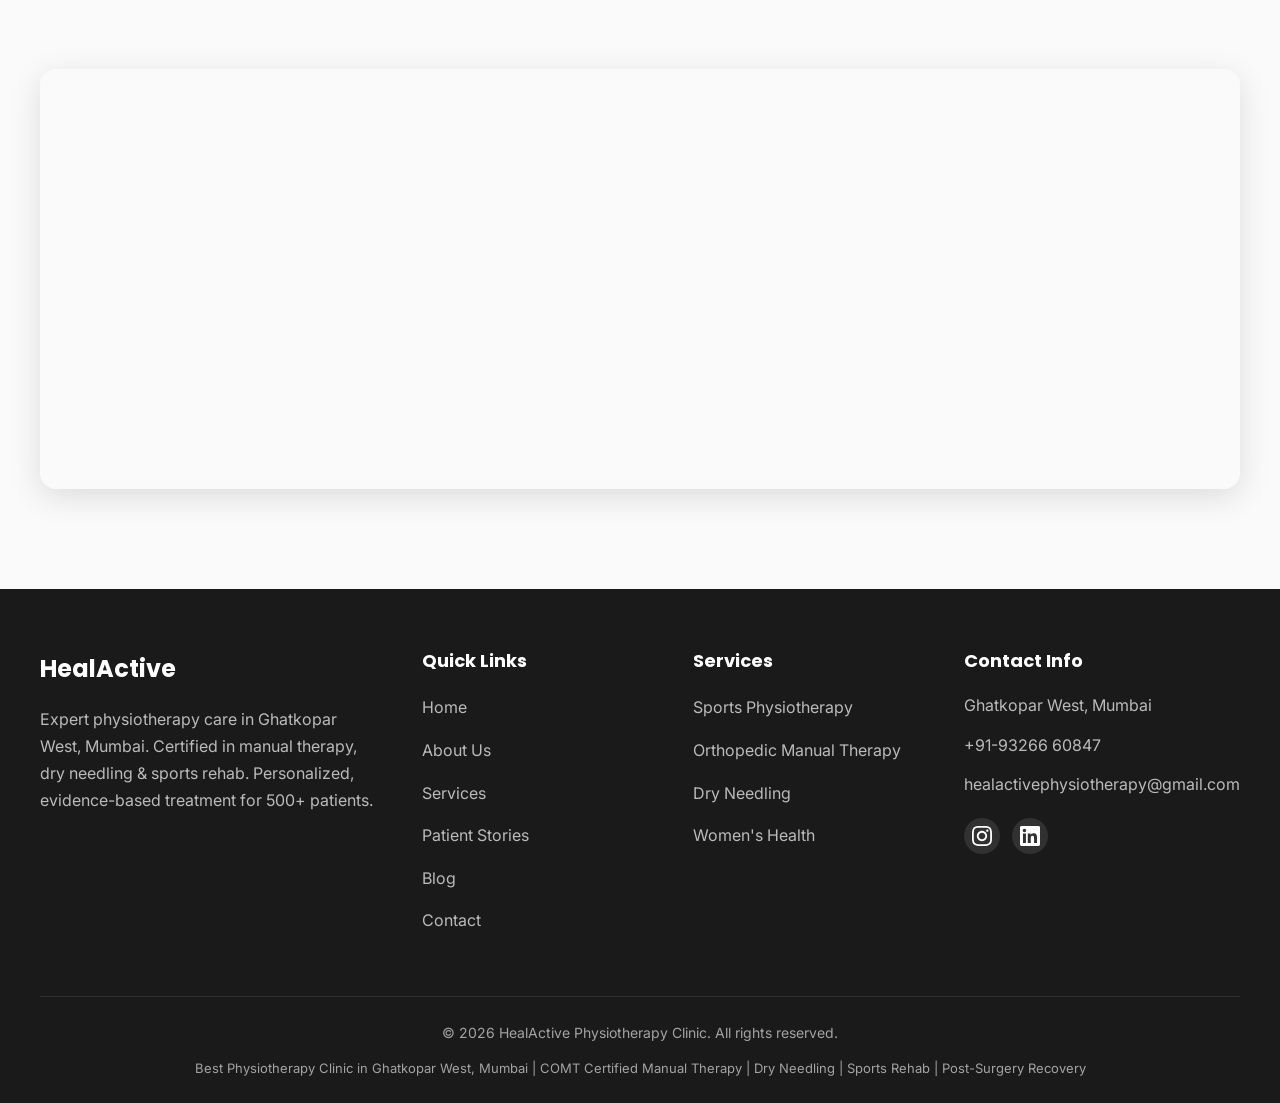
<file: contactus.html>
<!DOCTYPE html>
<html lang="en">
<head>
    <meta charset="UTF-8">
    <meta name="viewport" content="width=device-width, initial-scale=1.0">
    <meta name="description" content="Contact HealActive Physiotherapy Clinic in Ghatkopar West, Mumbai. Book a consultation with Dr. Yashvi Shah for expert physiotherapy care.">
    <title>Contact Us - HealActive Physiotherapy Clinic</title>
    <link rel="preconnect" href="https://fonts.googleapis.com">
    <link rel="preconnect" href="https://fonts.gstatic.com" crossorigin>
    <link href="https://fonts.googleapis.com/css2?family=Inter:wght@300;400;500;600;700&family=Poppins:wght@600;700&display=swap" rel="stylesheet">
    <link rel="stylesheet" href="style.css">
        <link rel="icon" href="favicon.ico" type="image/x-icon">
</head>
<body>

    <header class="header" id="header">
        <div class="container">
            <div class="header-content">
                <div class="logo">
                    <a href="index.html"><img src="healactivelogonobg.png" alt="HealActive Physiotherapy Clinic" class="logo-img"></a>
                </div>
                <nav class="nav" id="nav">
                    <a href="index.html" class="nav-link">Home</a>
                    <div class="nav-dropdown">
                        <a href="services.html" class="nav-link">Services</a>
                        <div class="dropdown-content">
                            <a href="services.html#sports">Sports Physiotherapy</a>
                            <a href="services.html#orthopedic">Orthopedic Manual Therapy</a>
                            <a href="services.html#surgical">Post-Surgical Recovery</a>
                            <a href="services.html#dry-needling">Dry Needling Therapy</a>
                            <a href="services.html#neurodynamic">Neurodynamic Solutions</a>
                            <a href="services.html#womens-health">Women's Health Program</a>
                            <a href="services.html#ergonomics">Ergonomic &amp; Posture Correction</a>
                            <a href="services.html#senior-citizens">Senior Citizens Program</a>
                        </div>
                    </div>
                    <a href="testimonials.html" class="nav-link">Patient Stories</a>
                    <a href="about.html" class="nav-link">About Us</a>
                    <a href="blog.html" class="nav-link">Blog</a>
                    <a href="contactus.html" class="nav-link active">Contact Us</a>
                </nav>
                <a href="contactus.html" class="btn btn-primary btn-header">Book Appointment</a>
                <button class="mobile-toggle" id="mobile-toggle" aria-label="Toggle menu"><span></span><span></span><span></span></button>
            </div>
        </div>
    </header>

    <!-- Page Hero -->
    <section class="page-hero">
        <div class="container">
            <h1>Book Your Consultation</h1>
            <p>Tell us about your concern and we&#39;ll get back to you within 24&#8211;48 hours</p>
        </div>
    </section>

    <!-- Contact Form Section -->
    <section class="contact-form-section">
        <div class="container">
            <div class="contact-form-layout">

                <!-- Left: Info Panel -->
                <div class="contact-info-panel reveal-on-scroll">
                    <h2>Get in Touch</h2>
                    <p class="contact-info-lead">Ready to start your recovery journey? Fill in the form and Dr. Yashvi Shah will personally review your concern.</p>
                    <div class="contact-info-items">
                        <div class="contact-info-item">
                            <div class="contact-info-icon">
                                <svg width="22" height="22" viewBox="0 0 24 24" fill="none" stroke="currentColor" stroke-width="2" stroke-linecap="round" stroke-linejoin="round"><path d="M22 16.92v3a2 2 0 01-2.18 2 19.79 19.79 0 01-8.63-3.07A19.5 19.5 0 013.07 9.19 19.79 19.79 0 01.02.57 2 2 0 012 0h3a2 2 0 012 1.72 12.84 12.84 0 00.7 2.81 2 2 0 01-.45 2.11L6.09 7.91a16 16 0 006 6l1.27-1.27a2 2 0 012.11-.45 12.84 12.84 0 002.81.7A2 2 0 0122 14.92z"/></svg>
                            </div>
                            <div>
                                <h4>Phone</h4>
                                <a href="tel:+919326660847">+91-93266 60847</a>
                            </div>
                        </div>
                        <div class="contact-info-item">
                            <div class="contact-info-icon">
                                <svg width="22" height="22" viewBox="0 0 24 24" fill="none" stroke="currentColor" stroke-width="2" stroke-linecap="round" stroke-linejoin="round"><path d="M4 4h16c1.1 0 2 .9 2 2v12c0 1.1-.9 2-2 2H4c-1.1 0-2-.9-2-2V6c0-1.1.9-2 2-2z"/><polyline points="22,6 12,13 2,6"/></svg>
                            </div>
                            <div>
                                <h4>Email</h4>
                                <a href="mailto:healactivephysiotherapy@gmail.com">healactivephysiotherapy@gmail.com</a>
                            </div>
                        </div>
                        <div class="contact-info-item">
                            <div class="contact-info-icon">
                                <svg width="22" height="22" viewBox="0 0 24 24" fill="none" stroke="currentColor" stroke-width="2" stroke-linecap="round" stroke-linejoin="round"><path d="M21 10c0 7-9 13-9 13s-9-6-9-13a9 9 0 0118 0z"/><circle cx="12" cy="10" r="3"/></svg>
                            </div>
                            <div>
                                <h4>Location</h4>
                                <p>Ghatkopar West, Mumbai</p>
                            </div>
                        </div>
                        <div class="contact-info-item">
                            <div class="contact-info-icon">
                                <svg width="22" height="22" viewBox="0 0 24 24" fill="none" stroke="currentColor" stroke-width="2" stroke-linecap="round" stroke-linejoin="round"><circle cx="12" cy="12" r="10"/><polyline points="12 6 12 12 16 14"/></svg>
                            </div>
                            <div>
                                <h4>Response Time</h4>
                                <p>Within 24&#8211;48 hours</p>
                            </div>
                        </div>
                    </div>
                    <div class="contact-assurance">
                        <div class="assurance-icon">&#x1F512;</div>
                        <p>Your information is private and secure. We never share your details with third parties.</p>
                    </div>
                </div>

                <!-- Right: Form -->
                <div class="contact-form-card reveal-on-scroll">
                    <form id="contactForm" novalidate>
                        <input type="hidden" name="access_key" value="982fb494-7c21-4835-a4c3-bd91c93aa2a0">
                        <input type="hidden" name="subject" value="New Consultation Request &#8211; HealActive">
                        <input type="hidden" name="from_name" value="HealActive Website">
                        <input type="checkbox" name="botcheck" style="display:none;">

                        <!-- Name -->
                        <div class="form-group">
                            <label class="form-label" for="name">Full Name <span class="required">*</span></label>
                            <input type="text" id="name" name="name" class="form-input" placeholder="e.g. Priya Sharma" required>
                            <span class="field-error" id="name-error"></span>
                        </div>

                        <!-- Email -->
                        <div class="form-group">
                            <label class="form-label" for="email">Email Address <span class="required">*</span></label>
                            <input type="email" id="email" name="email" class="form-input" placeholder="e.g. priya@example.com" required>
                            <span class="field-error" id="email-error"></span>
                        </div>

                        <!-- Phone -->
                        <div class="form-group">
                            <label class="form-label" for="phone">Phone Number <span class="optional">(optional)</span></label>
                            <input type="tel" id="phone" name="phone" class="form-input" placeholder="e.g. +91 98765 43210">
                        </div>

                        <!-- Age + Gender row -->
                        <div class="form-row">
                            <div class="form-group">
                                <label class="form-label" for="age">Age <span class="required">*</span></label>
                                <input type="number" id="age" name="age" class="form-input" placeholder="e.g. 32" min="1" max="120" required>
                                <span class="field-error" id="age-error"></span>
                            </div>
                            <div class="form-group">
                                <label class="form-label" for="gender">Gender <span class="required">*</span></label>
                                <div class="select-wrapper">
                                    <select id="gender" name="gender" class="form-input form-select" required>
                                        <option value="" disabled selected>Select gender</option>
                                        <option value="Male">Male</option>
                                        <option value="Female">Female</option>
                                        <option value="Non-binary">Non-binary</option>
                                        <option value="Prefer not to say">Prefer not to say</option>
                                    </select>
                                    <svg class="select-arrow" width="16" height="16" viewBox="0 0 24 24" fill="none" stroke="currentColor" stroke-width="2.5" stroke-linecap="round" stroke-linejoin="round"><polyline points="6 9 12 15 18 9"/></svg>
                                </div>
                                <span class="field-error" id="gender-error"></span>
                            </div>
                        </div>

                        <!-- Concern Type -->
                        <div class="form-group">
                            <label class="form-label" for="concern">Concern Type <span class="required">*</span></label>
                            <div class="select-wrapper">
                                <select id="concern" name="concern_type" class="form-input form-select" required>
                                    <option value="" disabled selected>Select your concern</option>
                                    <optgroup label="Musculoskeletal &amp; Sports">
                                        <option value="Sports Physiotherapy">Sports Physiotherapy</option>
                                        <option value="Orthopedic Pain Management">Orthopedic Pain Management</option>
                                    </optgroup>
                                    <optgroup label="Recovery &amp; Rehabilitation">
                                        <option value="Post-Surgical Recovery">Post-Surgical Recovery</option>
                                        <option value="Dry Needling Therapy (CDNP)">Dry Needling Therapy (CDNP)</option>
                                    </optgroup>
                                    <optgroup label="Nerve &amp; Posture">
                                        <option value="Neurodynamic Solutions (NDS)">Neurodynamic Solutions / Nerve Pain (NDS)</option>
                                        <option value="Ergonomic &amp; Posture Correction">Ergonomic &amp; Posture Correction</option>
                                    </optgroup>
                                    <optgroup label="Specialised Programs">
                                        <option value="Women's Health Program">Women&#39;s Health Program</option>
                                        <option value="Senior Citizens Program">Senior Citizens Program</option>
                                    </optgroup>
                                    <option value="Other / Not Sure">Other / Not Sure</option>
                                </select>
                                <svg class="select-arrow" width="16" height="16" viewBox="0 0 24 24" fill="none" stroke="currentColor" stroke-width="2.5" stroke-linecap="round" stroke-linejoin="round"><polyline points="6 9 12 15 18 9"/></svg>
                            </div>
                            <span class="field-error" id="concern-error"></span>
                        </div>

                        <!-- Description -->
                        <div class="form-group">
                            <label class="form-label" for="description">Describe Your Concern <span class="required">*</span></label>
                            <textarea id="description" name="description" class="form-input form-textarea" rows="5" placeholder="Please describe your symptoms, how long you&#39;ve had them, and anything else you&#39;d like us to know..." required minlength="20"></textarea>
                            <span class="field-error" id="description-error"></span>
                            <span class="char-counter" id="char-counter">0 / 20 characters minimum</span>
                        </div>

                        <!-- Submit -->
                        <button type="submit" class="btn btn-primary btn-submit" id="submitBtn">
                            <span class="btn-text">Send My Request</span>
                            <span class="btn-spinner" aria-hidden="true"></span>
                        </button>
                    </form>
                </div>
            </div>
        </div>
    </section>

    <!-- Map Section -->
    <section class="contact-map-section">
        <div class="container">
            <div class="map-container">
                <iframe src="https://www.google.com/maps/embed?pb=!1m18!1m12!1m3!1d7540.767919928966!2d72.9063589902255!3d19.090804561017336!2m3!1f0!2f0!3f0!3m2!1i1024!2i768!4f13.1!3m3!1m2!1s0x3be7c72d13cbb661%3A0xc7f398930458b936!2sHealActive%20Physiotherapy%20Clinic!5e0!3m2!1sen!2sin!4v1768501195195!5m2!1sen!2sin" width="100%" height="100%" style="border:0;" allowfullscreen="" loading="lazy" referrerpolicy="no-referrer-when-downgrade"></iframe>
            </div>
        </div>
    </section>

    <!-- Error Modal -->
    <div class="modal-overlay" id="errorModal" role="dialog" aria-modal="true" aria-labelledby="modal-title">
        <div class="modal-box">
            <div class="modal-icon-error">
                <svg width="32" height="32" viewBox="0 0 24 24" fill="none" stroke="currentColor" stroke-width="2" stroke-linecap="round" stroke-linejoin="round"><circle cx="12" cy="12" r="10"/><line x1="12" y1="8" x2="12" y2="12"/><line x1="12" y1="16" x2="12.01" y2="16"/></svg>
            </div>
            <h3 id="modal-title">Submission Failed</h3>
            <p id="modal-message">Something went wrong while sending your request. Please try again or contact us directly.</p>
            <div class="modal-actions">
                <button class="btn btn-outline" id="modalClose">Try Again</button>
                <a href="tel:+919326660847" class="btn btn-primary">Call Us Now</a>
            </div>
        </div>
    </div>

    <footer class="footer">
        <div class="container">
            <div class="footer-content">
                <div class="footer-col">
                    <div class="footer-logo"><div class="footer-logo-text">HealActive</div></div>
                    <p class="footer-about">Expert physiotherapy care in Ghatkopar West, Mumbai. Certified in manual therapy, dry needling &amp; sports rehab. Personalized, evidence-based treatment for 500+ patients.</p>
                </div>
                <div class="footer-col">
                    <h4>Quick Links</h4>
                    <ul class="footer-links">
                        <li><a href="index.html">Home</a></li>
                        <li><a href="about.html">About Us</a></li>
                        <li><a href="services.html">Services</a></li>
                        <li><a href="testimonials.html">Patient Stories</a></li>
                        <li><a href="blog.html">Blog</a></li>
                        <li><a href="contactus.html">Contact</a></li>
                    </ul>
                </div>
                <div class="footer-col">
                    <h4>Services</h4>
                    <ul class="footer-links">
                        <li><a href="services.html#sports">Sports Physiotherapy</a></li>
                        <li><a href="services.html#orthopedic">Orthopedic Manual Therapy</a></li>
                        <li><a href="services.html#dry-needling">Dry Needling</a></li>
                        <li><a href="services.html#womens-health">Women's Health</a></li>
                    </ul>
                </div>
                <div class="footer-col">
                    <h4>Contact Info</h4>
                    <ul class="footer-contact">
                        <li>Ghatkopar West, Mumbai</li>
                        <li><a href="tel:+919326660847">+91-93266 60847</a></li>
                        <li><a href="mailto:healactivephysiotherapy@gmail.com">healactivephysiotherapy@gmail.com</a></li>
                    </ul>
                    <div class="footer-social">
                        <a href="https://instagram.com/healactive.physiotherapy" target="_blank" rel="noopener" aria-label="Instagram">
                            <svg width="20" height="20" viewBox="0 0 24 24" fill="currentColor"><path d="M12 2.163c3.204 0 3.584.012 4.85.07 3.252.148 4.771 1.691 4.919 4.919.058 1.265.069 1.645.069 4.849 0 3.205-.012 3.584-.069 4.849-.149 3.225-1.664 4.771-4.919 4.919-1.266.058-1.644.07-4.85.07-3.204 0-3.584-.012-4.849-.07-3.26-.149-4.771-1.699-4.919-4.92-.058-1.265-.07-1.644-.07-4.849 0-3.204.013-3.583.07-4.849.149-3.227 1.664-4.771 4.919-4.919 1.266-.057 1.645-.069 4.849-.069zm0-2.163c-3.259 0-3.667.014-4.947.072-4.358.2-6.78 2.618-6.98 6.98-.059 1.281-.073 1.689-.073 4.948 0 3.259.014 3.668.072 4.948.2 4.358 2.618 6.78 6.98 6.98 1.281.058 1.689.072 4.948.072 3.259 0 3.668-.014 4.948-.072 4.354-.2 6.782-2.618 6.979-6.98.059-1.28.073-1.689.073-4.948 0-3.259-.014-3.667-.072-4.947-.196-4.354-2.617-6.78-6.979-6.98-1.281-.059-1.69-.073-4.949-.073zm0 5.838c-3.403 0-6.162 2.759-6.162 6.162s2.759 6.163 6.162 6.163 6.162-2.759 6.162-6.163c0-3.403-2.759-6.162-6.162-6.162zm0 10.162c-2.209 0-4-1.79-4-4 0-2.209 1.791-4 4-4s4 1.791 4 4c0 2.21-1.791 4-4 4zm6.406-11.845c-.796 0-1.441.645-1.441 1.44s.645 1.44 1.441 1.44c.795 0 1.439-.645 1.439-1.44s-.644-1.44-1.439-1.44z"/></svg>
                        </a>
                        <a href="https://linkedin.com/in/yashvi-shah-057756186/" target="_blank" rel="noopener" aria-label="LinkedIn">
                            <svg width="20" height="20" viewBox="0 0 24 24" fill="currentColor"><path d="M20.447 20.452h-3.554v-5.569c0-1.328-.027-3.037-1.852-3.037-1.853 0-2.136 1.445-2.136 2.939v5.667H9.351V9h3.414v1.561h.046c.477-.9 1.637-1.85 3.37-1.85 3.601 0 4.267 2.37 4.267 5.455v6.286zM5.337 7.433c-1.144 0-2.063-.926-2.063-2.065 0-1.138.92-2.063 2.063-2.063 1.14 0 2.064.925 2.064 2.063 0 1.139-.925 2.065-2.064 2.065zm1.782 13.019H3.555V9h3.564v11.452zM22.225 0H1.771C.792 0 0 .774 0 1.729v20.542C0 23.227.792 24 1.771 24h20.451C23.2 24 24 23.227 24 22.271V1.729C24 .774 23.2 0 22.222 0h.003z"/></svg>
                        </a>
                    </div>
                </div>
            </div>
            <div class="footer-bottom">
                <p>&copy; 2026 HealActive Physiotherapy Clinic. All rights reserved.</p>
                <p class="footer-seo">Best Physiotherapy Clinic in Ghatkopar West, Mumbai | COMT Certified Manual Therapy | Dry Needling | Sports Rehab | Post-Surgery Recovery</p>
            </div>
        </div>
    </footer>

    <script src="script.js"></script>
</body>
</html>
</file>
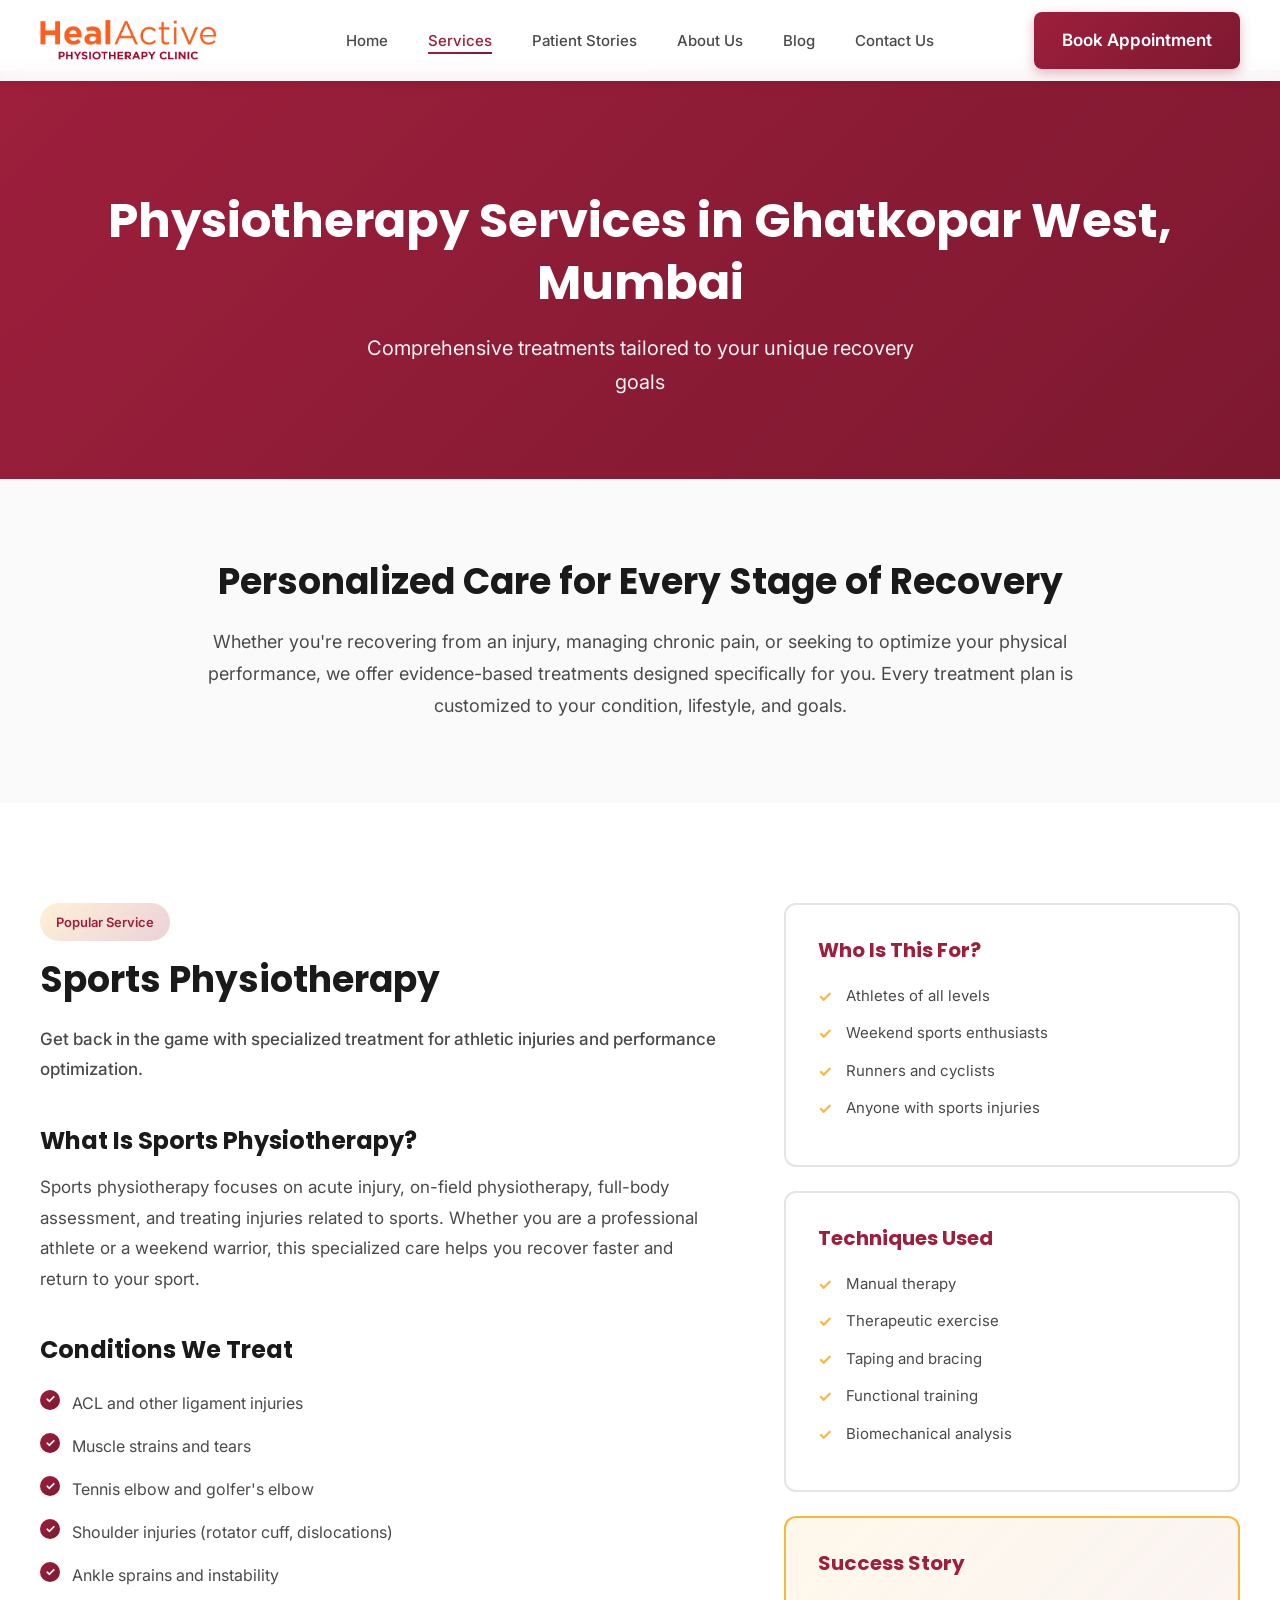
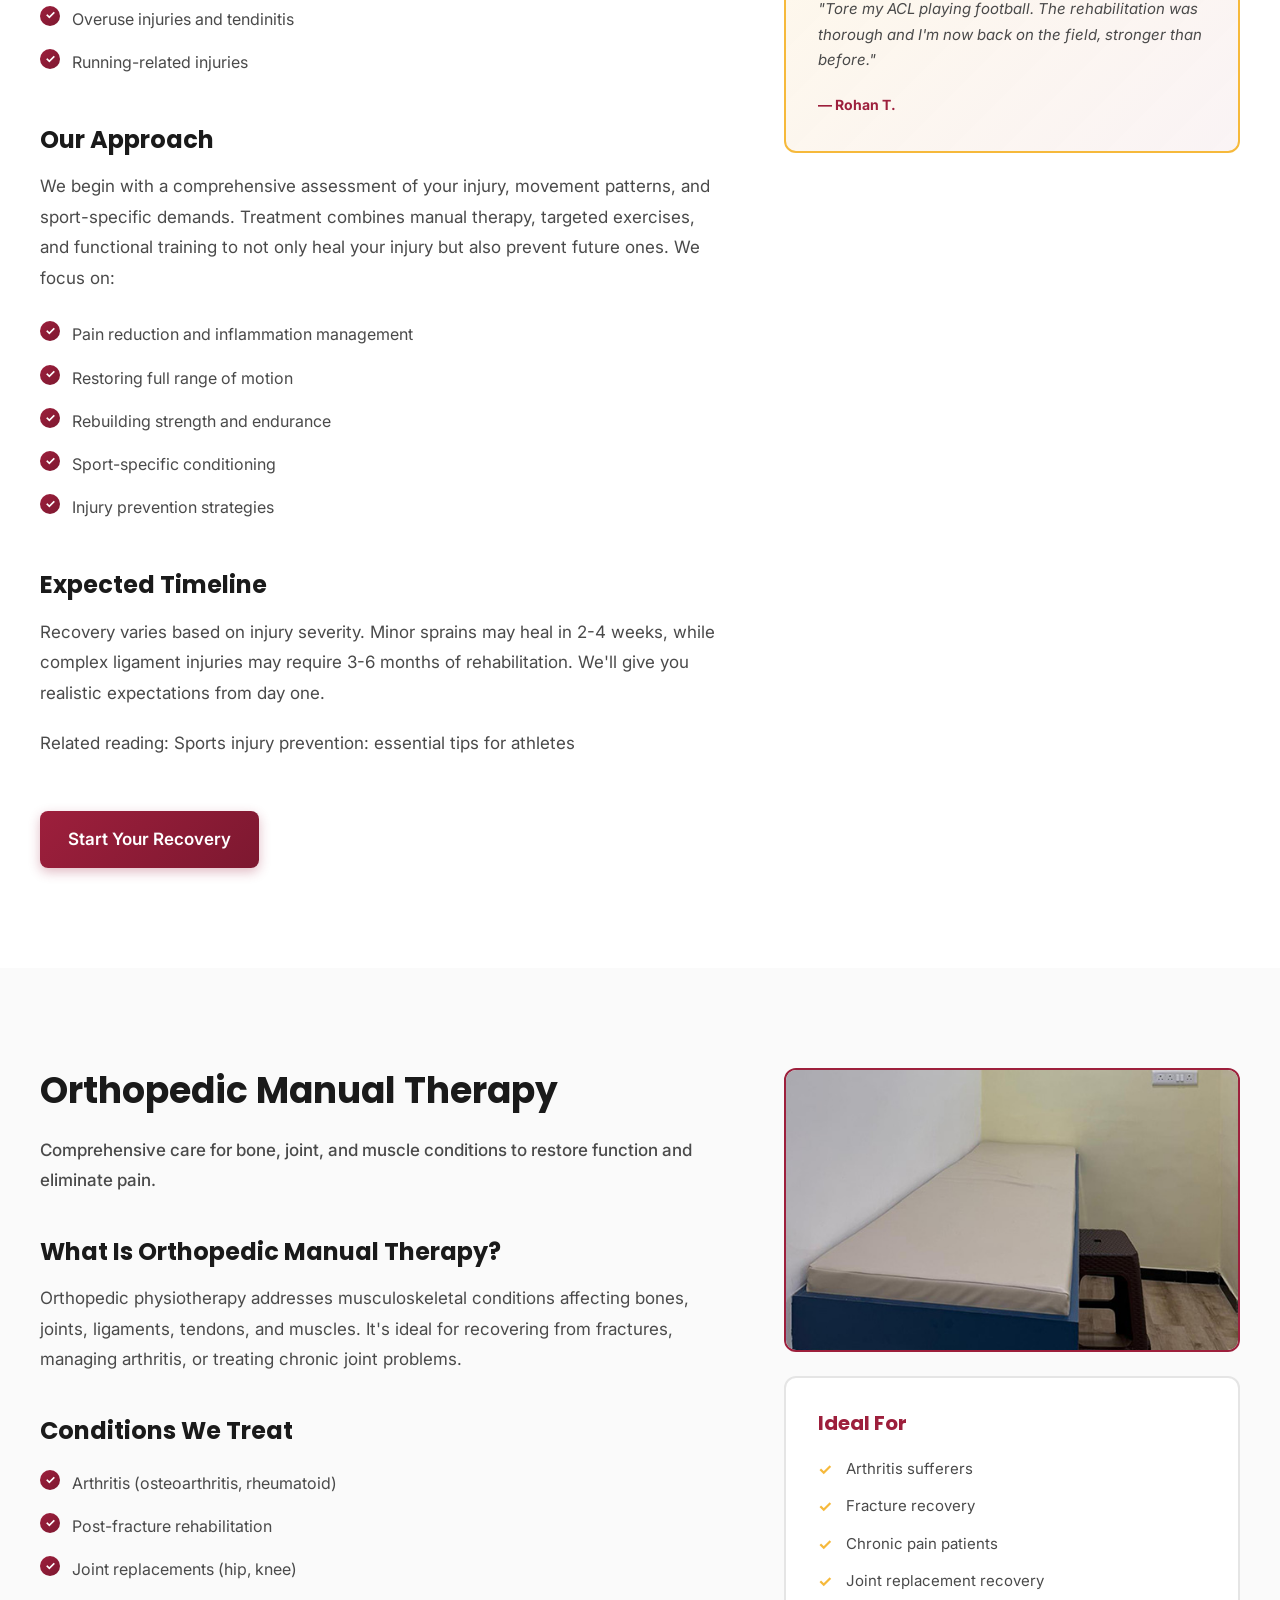
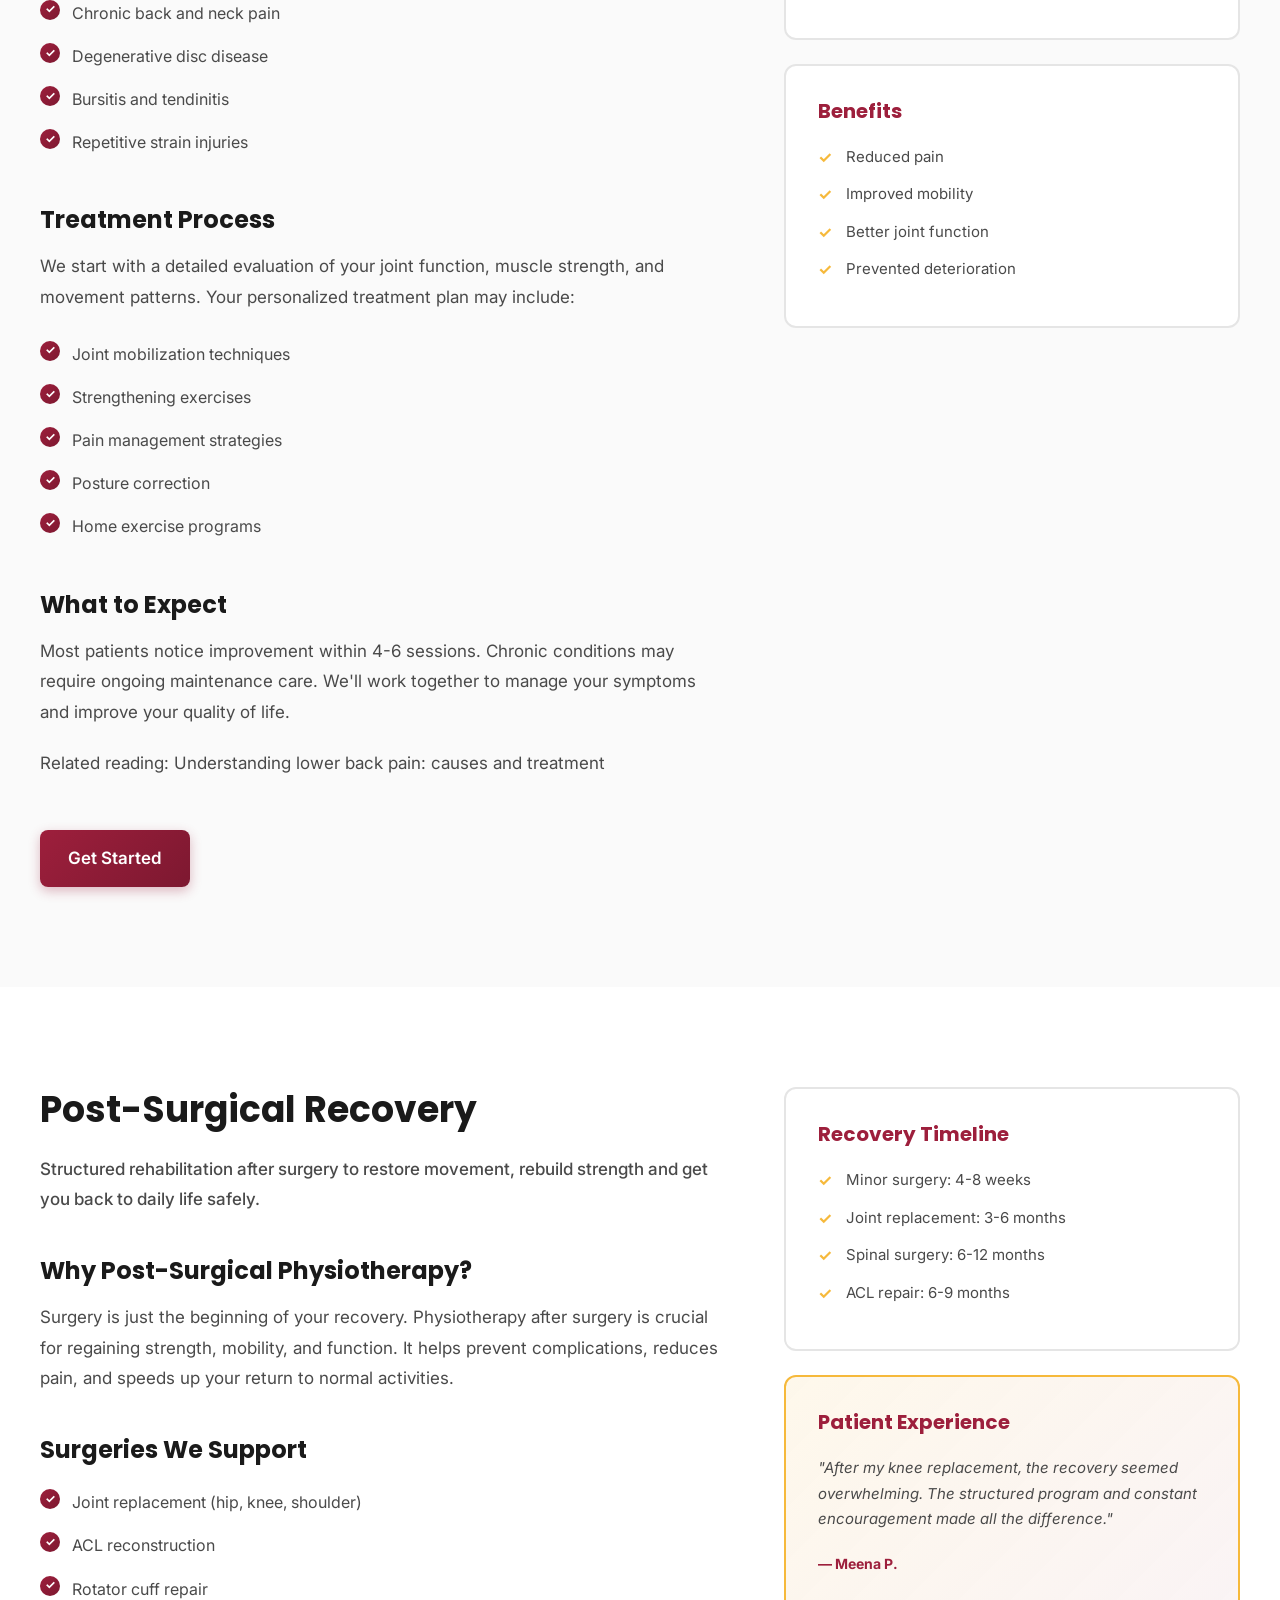
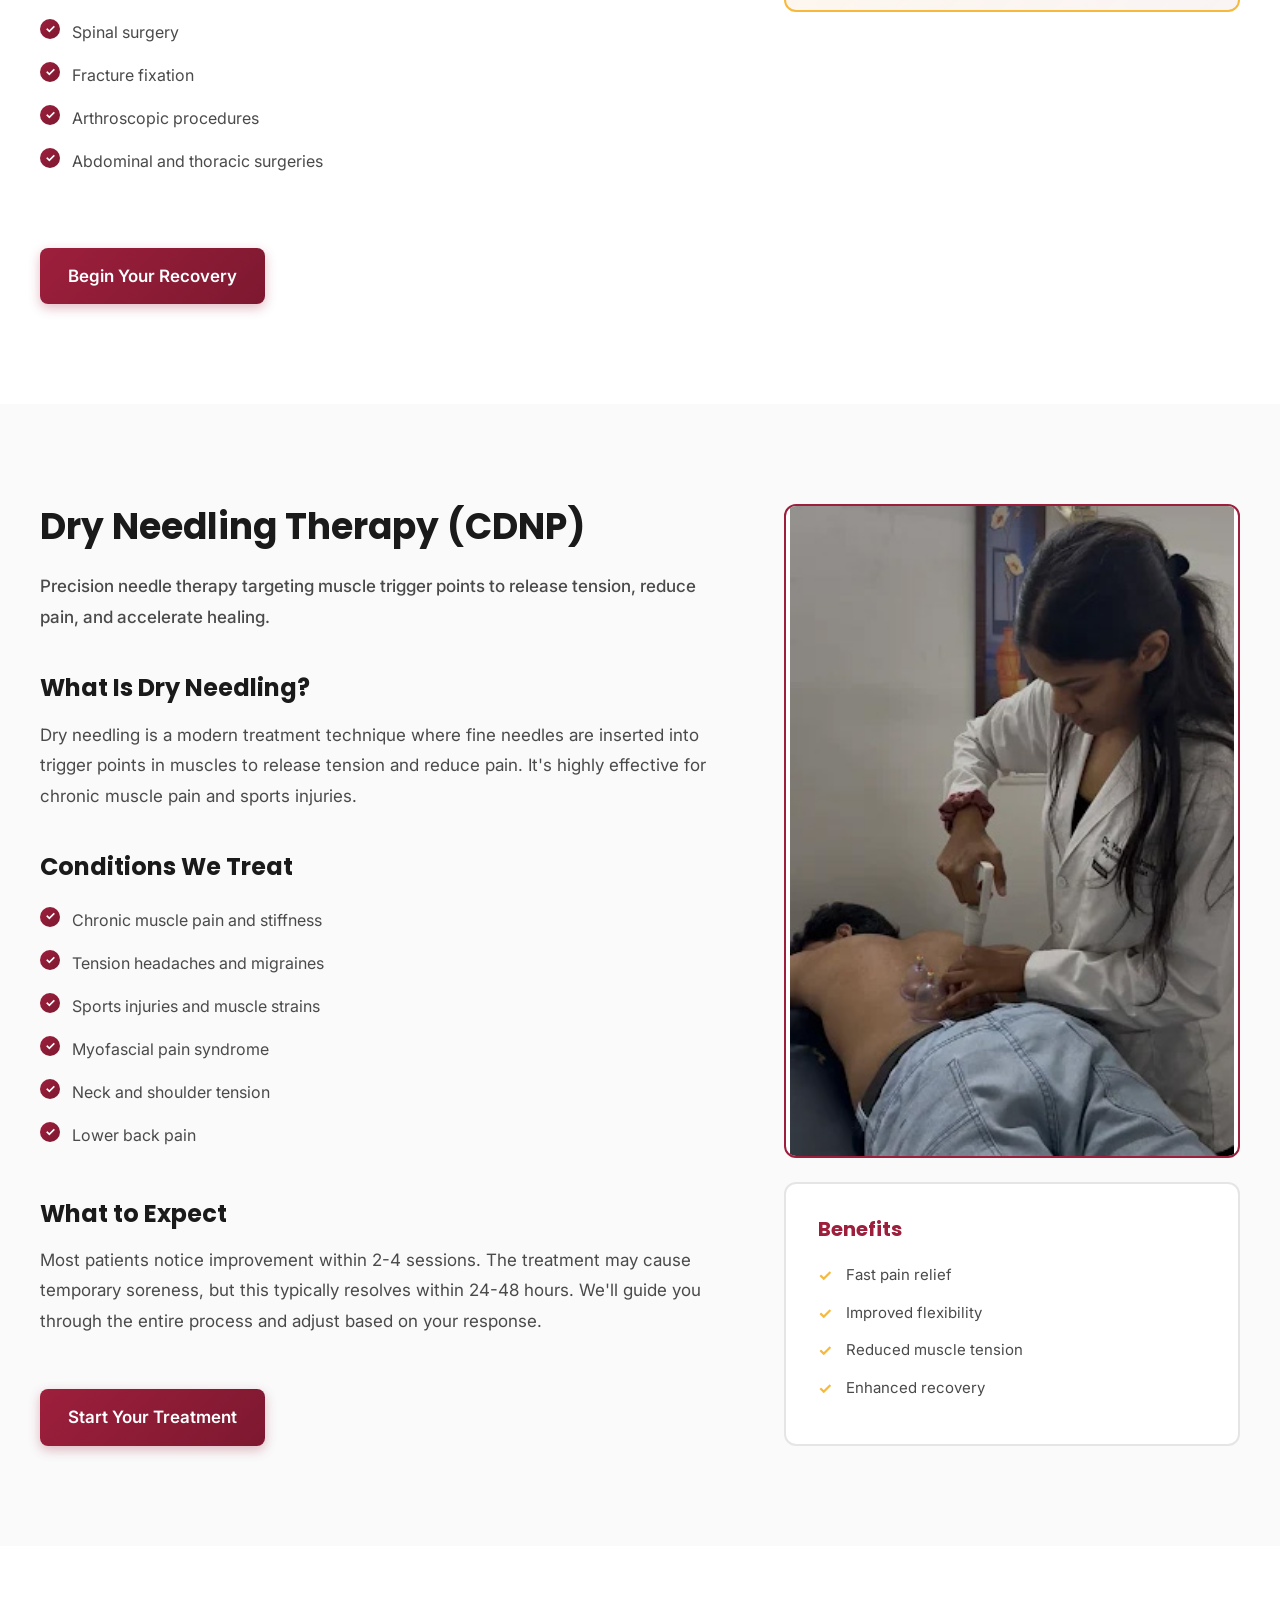
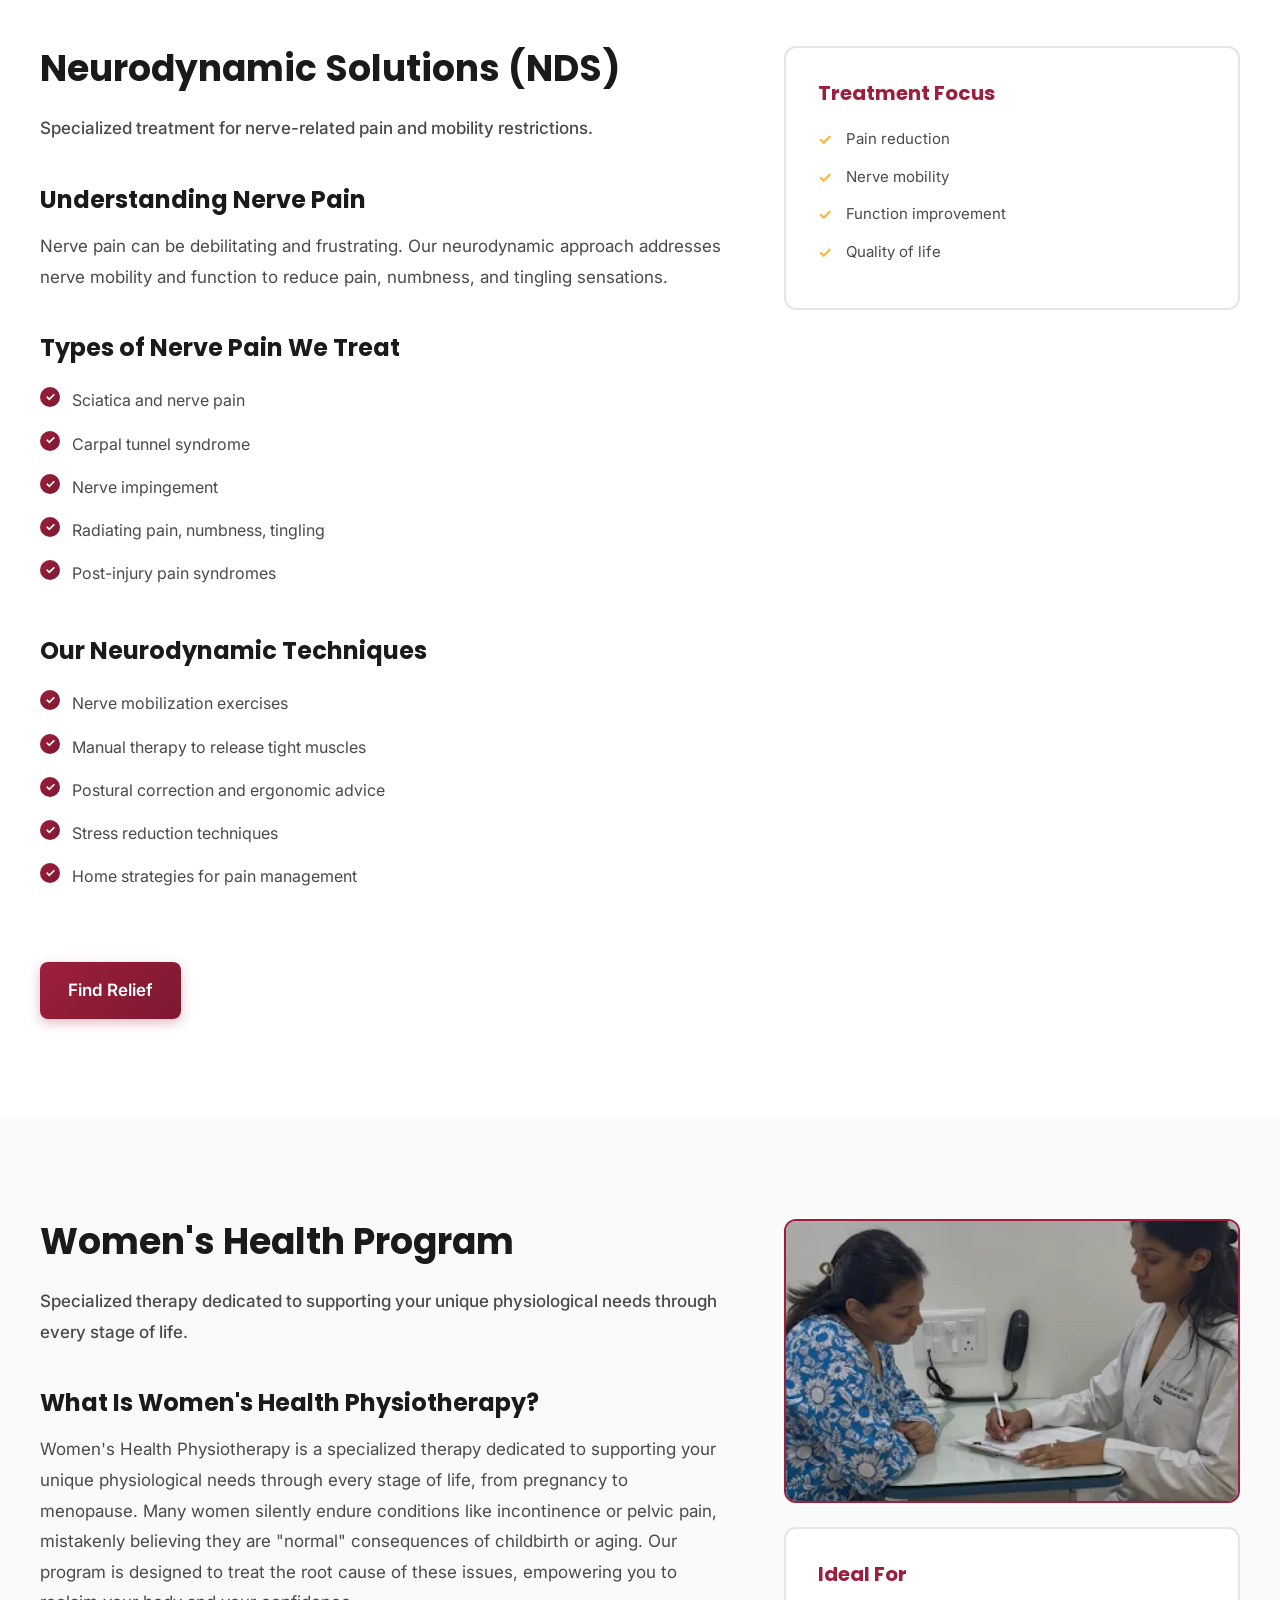
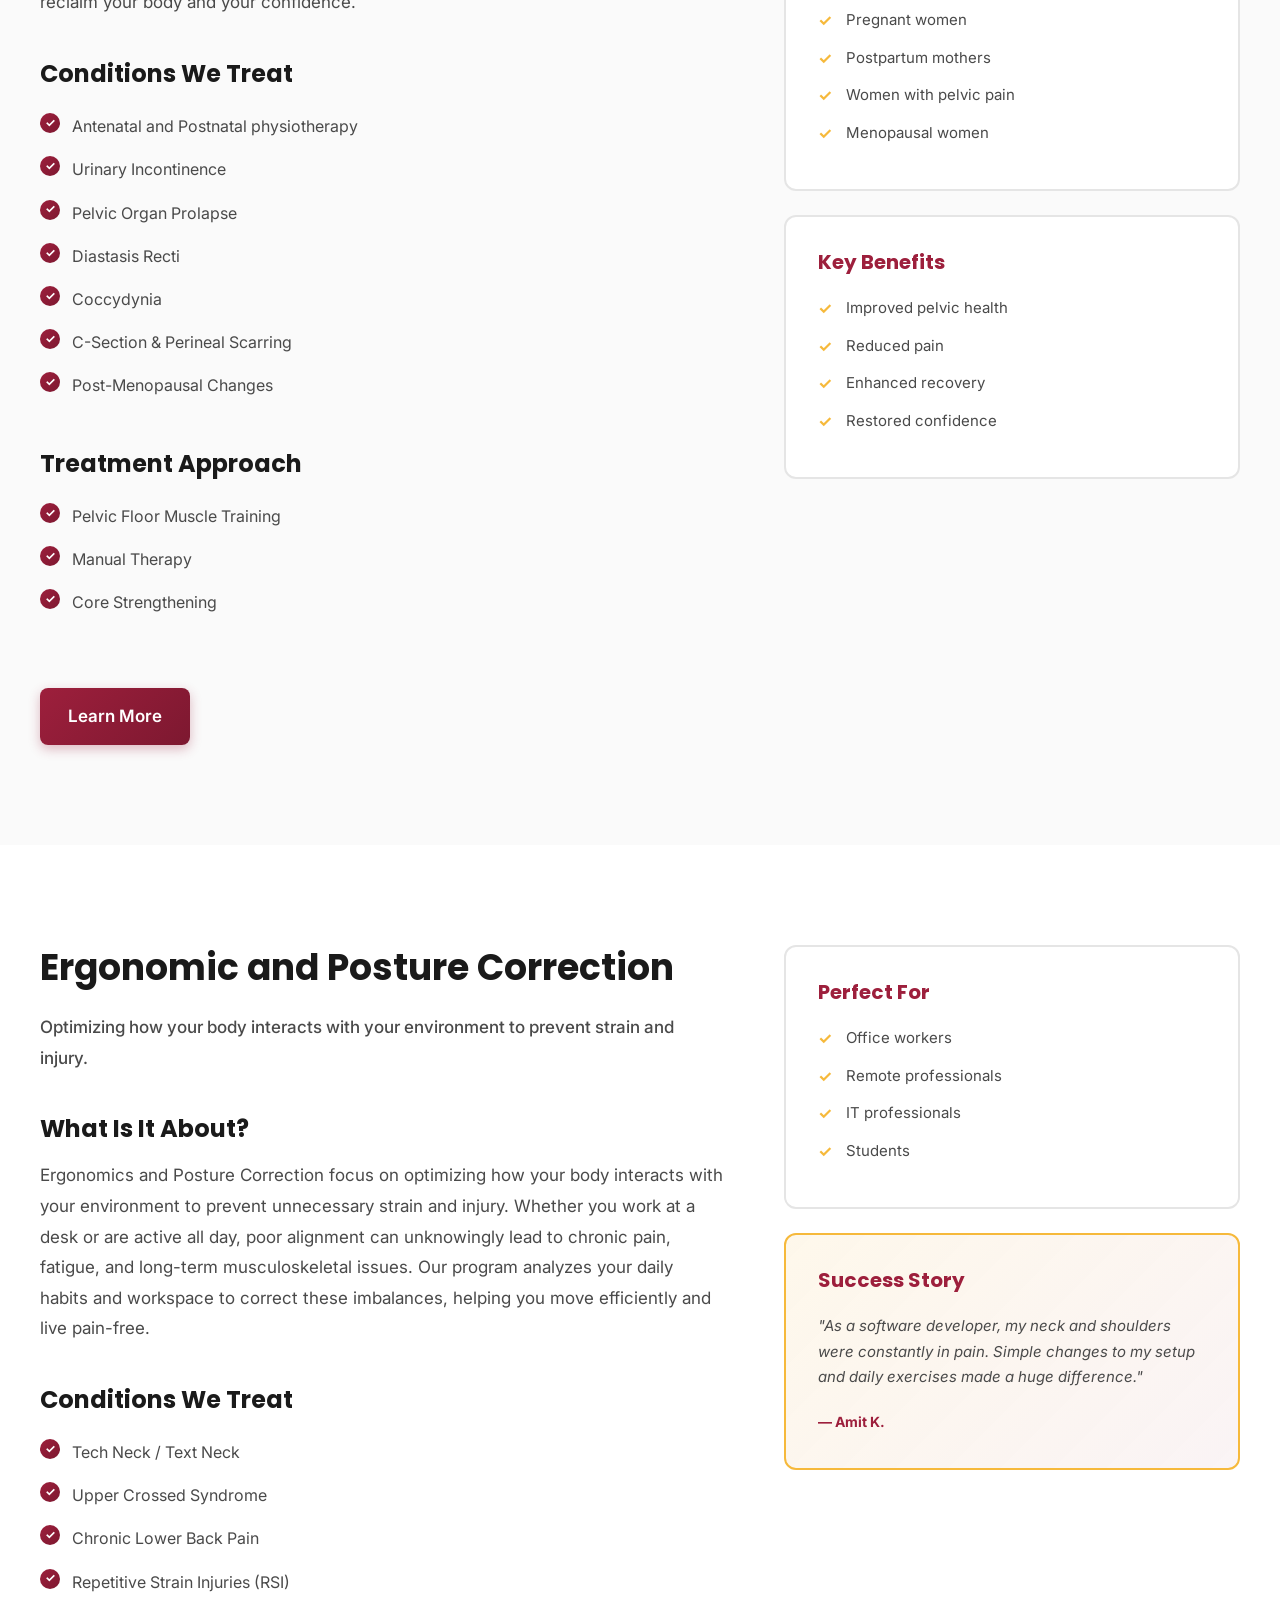
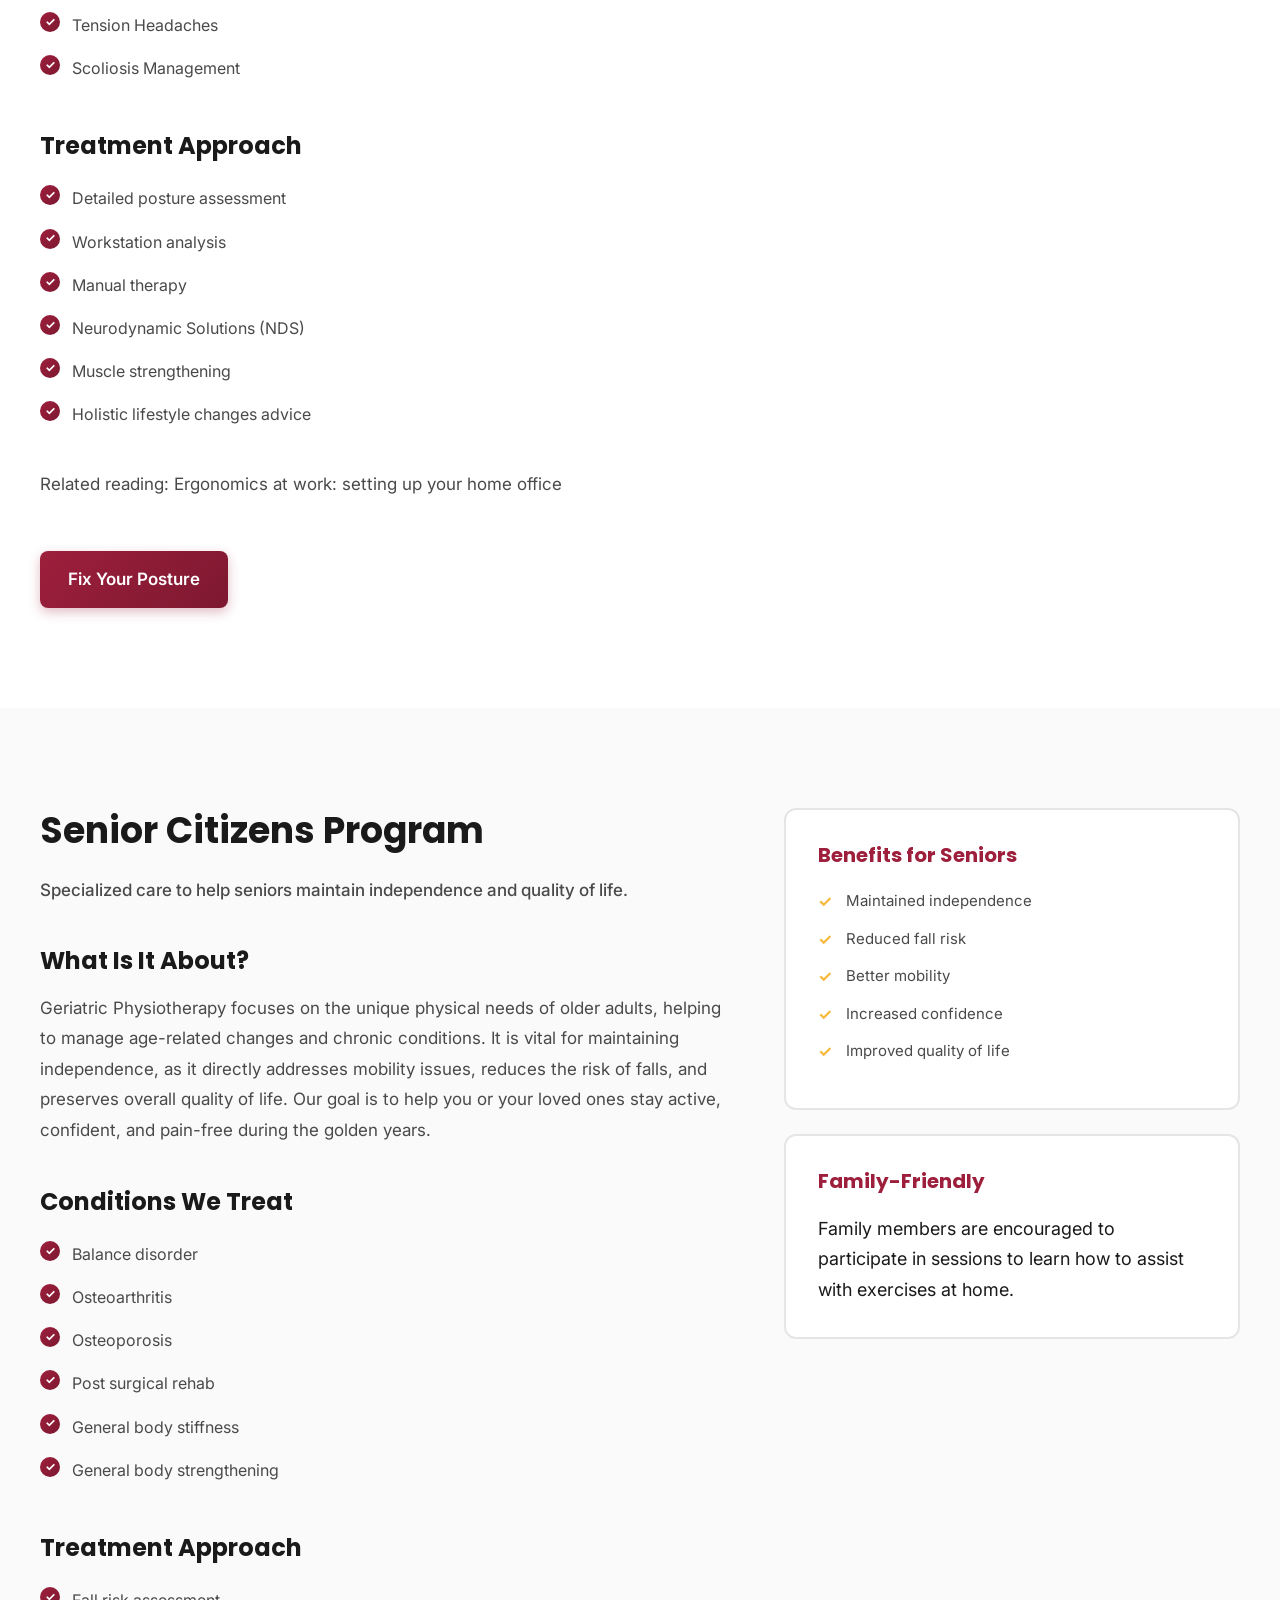
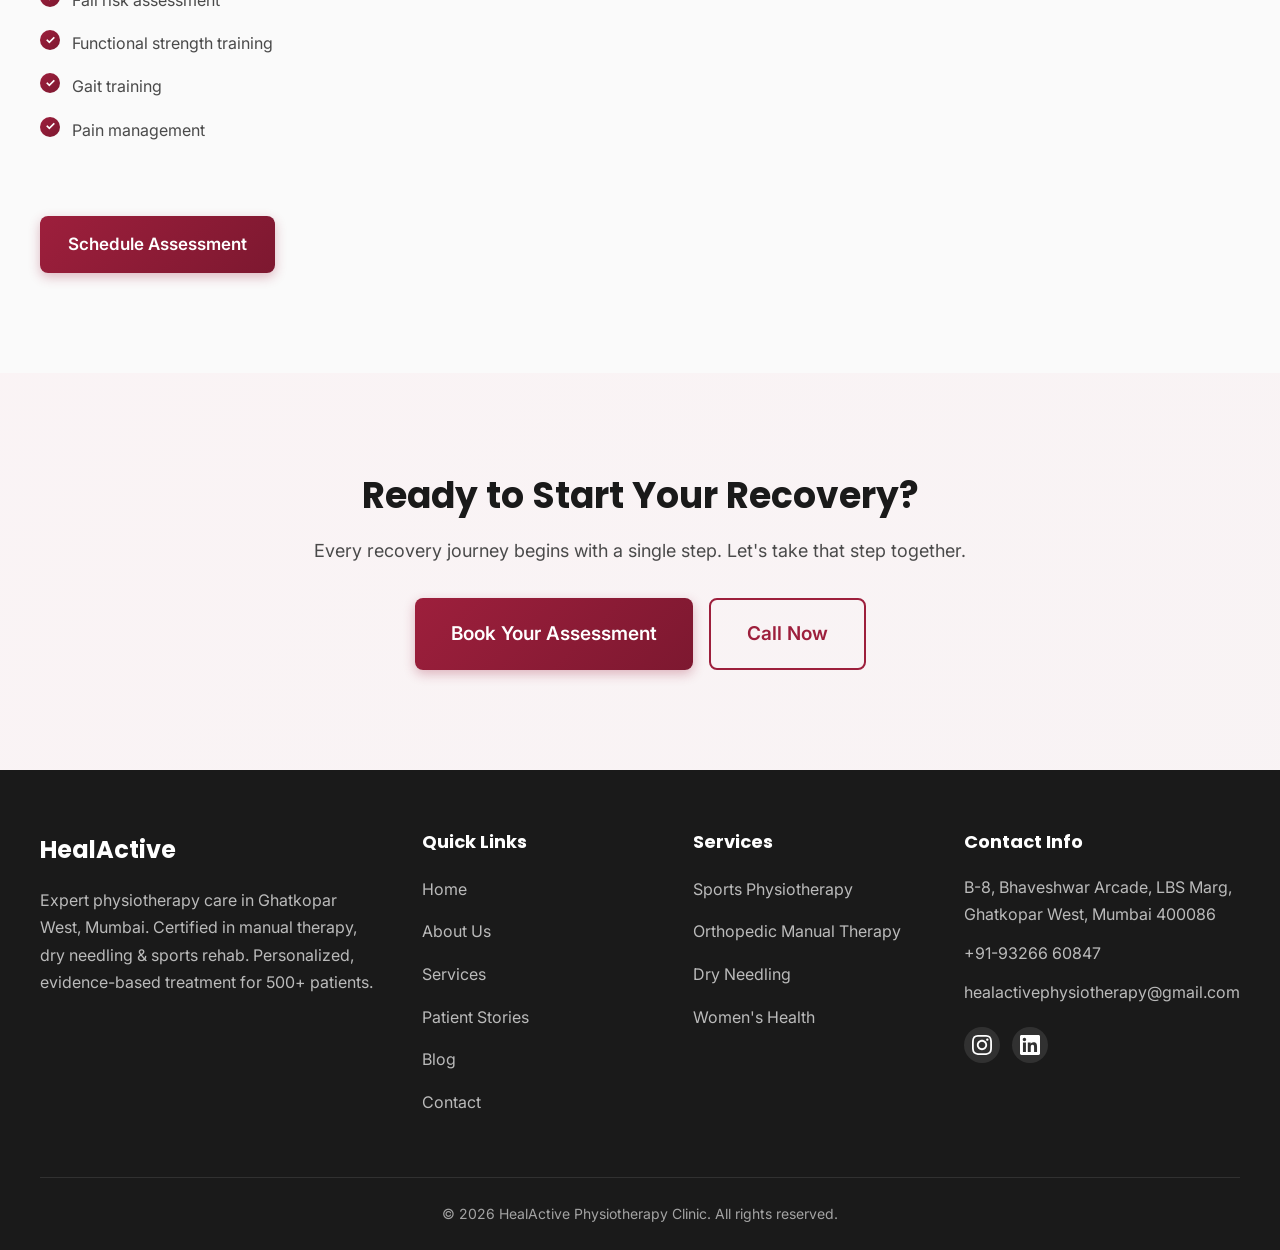
<file: services.html>
<!DOCTYPE html>
<html lang="en">
<head>
    <meta charset="UTF-8">
  <meta name="viewport" content="width=device-width, initial-scale=1.0">
    <meta name="description" content="Physiotherapy services in Ghatkopar West, Mumbai: sports injuries, manual therapy, dry needling, post-surgical rehab, women&#x27;s health and senior care.">
    <title>Physiotherapy Services in Ghatkopar West | HealActive</title>
    <link rel="preconnect" href="https://fonts.googleapis.com">
    <link rel="preconnect" href="https://fonts.gstatic.com" crossorigin>
    <link href="https://fonts.googleapis.com/css2?family=Inter:wght@300;400;500;600;700&family=Poppins:wght@600;700&display=swap" rel="stylesheet">
    <link rel="stylesheet" href="style.css">
    <link rel="icon" href="favicon.ico" type="image/x-icon">
    <link rel="canonical" href="https://healactive.in/services">
    <meta property="og:type" content="website">
    <meta property="og:site_name" content="HealActive Physiotherapy Clinic">
    <meta property="og:url" content="https://healactive.in/services">
    <meta property="og:title" content="Physiotherapy Services in Ghatkopar West | HealActive">
    <meta property="og:description" content="Physiotherapy services in Ghatkopar West, Mumbai: sports injuries, manual therapy, dry needling, post-surgical rehab, women&#x27;s health and senior care.">
    <meta property="og:image" content="https://healactive.in/images/og-default.jpg">
    <meta property="og:image:width" content="1200">
    <meta property="og:image:height" content="630">
    <meta property="og:locale" content="en_IN">
    <meta name="twitter:card" content="summary_large_image">
    <meta name="twitter:title" content="Physiotherapy Services in Ghatkopar West | HealActive">
    <meta name="twitter:description" content="Physiotherapy services in Ghatkopar West, Mumbai: sports injuries, manual therapy, dry needling, post-surgical rehab, women&#x27;s health and senior care.">
    <meta name="twitter:image" content="https://healactive.in/images/og-default.jpg">
    <script type="application/ld+json">
    {
      "@context": "https://schema.org",
      "@graph": [
        {
          "@type": "BreadcrumbList",
          "itemListElement": [
            {
              "@type": "ListItem",
              "position": 1,
              "name": "Home",
              "item": "https://healactive.in/"
            },
            {
              "@type": "ListItem",
              "position": 2,
              "name": "Services",
              "item": "https://healactive.in/services"
            }
          ]
        },
        {
          "@type": "Physiotherapy",
          "@id": "https://healactive.in/#clinic",
          "name": "HealActive Physiotherapy Clinic",
          "url": "https://healactive.in/",
          "telephone": "+91-9326660847",
          "address": {
            "@type": "PostalAddress",
            "streetAddress": "B-8, Bhaveshwar Arcade, Ground Floor, Lal Bahadur Shastri Marg, behind Saraswat Bank, Nityanand Nagar, Ghatkopar West",
            "addressLocality": "Mumbai",
            "addressRegion": "Maharashtra",
            "postalCode": "400086",
            "addressCountry": "IN"
          },
          "hasOfferCatalog": {
            "@type": "OfferCatalog",
            "name": "Physiotherapy services",
            "itemListElement": [
              {
                "@type": "Offer",
                "itemOffered": {
                  "@type": "Service",
                  "name": "Sports Physiotherapy",
                  "url": "https://healactive.in/services#sports",
                  "areaServed": "Ghatkopar, Mumbai"
                }
              },
              {
                "@type": "Offer",
                "itemOffered": {
                  "@type": "Service",
                  "name": "Orthopedic Manual Therapy",
                  "url": "https://healactive.in/services#orthopedic",
                  "areaServed": "Ghatkopar, Mumbai"
                }
              },
              {
                "@type": "Offer",
                "itemOffered": {
                  "@type": "Service",
                  "name": "Post-Surgical Recovery",
                  "url": "https://healactive.in/services#surgical",
                  "areaServed": "Ghatkopar, Mumbai"
                }
              },
              {
                "@type": "Offer",
                "itemOffered": {
                  "@type": "Service",
                  "name": "Dry Needling Therapy",
                  "url": "https://healactive.in/services#dry-needling",
                  "areaServed": "Ghatkopar, Mumbai"
                }
              },
              {
                "@type": "Offer",
                "itemOffered": {
                  "@type": "Service",
                  "name": "Neurodynamic Solutions",
                  "url": "https://healactive.in/services#neurodynamic",
                  "areaServed": "Ghatkopar, Mumbai"
                }
              },
              {
                "@type": "Offer",
                "itemOffered": {
                  "@type": "Service",
                  "name": "Women's Health Program",
                  "url": "https://healactive.in/services#womens-health",
                  "areaServed": "Ghatkopar, Mumbai"
                }
              },
              {
                "@type": "Offer",
                "itemOffered": {
                  "@type": "Service",
                  "name": "Ergonomic and Posture Correction",
                  "url": "https://healactive.in/services#ergonomics",
                  "areaServed": "Ghatkopar, Mumbai"
                }
              },
              {
                "@type": "Offer",
                "itemOffered": {
                  "@type": "Service",
                  "name": "Senior Citizens Program",
                  "url": "https://healactive.in/services#senior-citizens",
                  "areaServed": "Ghatkopar, Mumbai"
                }
              }
            ]
          }
        }
      ]
    }
    </script>
    <!-- Google tag (gtag.js) -->
    <script async src="https://www.googletagmanager.com/gtag/js?id=G-JWW0J9REW7"></script>
    <script>
      window.dataLayer = window.dataLayer || [];
      function gtag(){dataLayer.push(arguments);}
      gtag('js', new Date());
      gtag('config', 'G-JWW0J9REW7');
      // Count phone and WhatsApp taps as GA4 events (mark them as key events in GA4).
      document.addEventListener('click', function (e) {
        var a = e.target.closest ? e.target.closest('a[href]') : null;
        if (!a) return;
        var href = a.getAttribute('href') || '';
        if (href.indexOf('tel:') === 0) gtag('event', 'phone_click', { link_url: href });
        else if (href.indexOf('https://wa.me/') === 0) gtag('event', 'whatsapp_click', { link_url: href });
      });
    </script>
</head>
<body>
    <header class="header" id="header">
        <div class="container">
            <div class="header-content">
                <div class="logo">
                    <a href="/"><img src="healactivelogonobg.png" alt="HealActive Physiotherapy Clinic" class="logo-img"></a>
                </div>
                <nav class="nav" id="nav">
                    <a href="/" class="nav-link">Home</a>
                    <div class="nav-dropdown">
                        <a href="/services" class="nav-link active">Services</a>
                        <div class="dropdown-content">
                            <a href="/services#sports">Sports Physiotherapy</a>
                            <a href="/services#orthopedic">Orthopedic Manual Therapy</a>
                            <a href="/services#surgical">Post-Surgical Recovery</a>
                            <a href="/services#dry-needling">Dry Needling Therapy</a>
                            <a href="/services#neurodynamic">Neurodynamic Solutions</a>
                            <a href="/services#womens-health">Women's Health Program</a>
                            <a href="/services#ergonomics">Ergonomic &amp; Posture Correction</a>
                            <a href="/services#senior-citizens">Senior Citizens Program</a>
                        </div>
                    </div>
                    <a href="/testimonials" class="nav-link">Patient Stories</a>
                    <a href="/about" class="nav-link">About Us</a>
                    <a href="/blog" class="nav-link">Blog</a>
                    <a href="/contactus" class="nav-link">Contact Us</a>
                </nav>
                <a href="/contactus" class="btn btn-primary btn-header">Book Appointment</a>
                <button class="mobile-toggle" id="mobile-toggle" aria-label="Toggle menu"><span></span><span></span><span></span></button>
            </div>
        </div>
    </header>

<!-- Page Hero -->
    <section class="page-hero">
        <div class="container">
            <h1>Physiotherapy Services in Ghatkopar West, Mumbai</h1>
            <p>Comprehensive treatments tailored to your unique recovery goals</p>
        </div>
    </section>

    <!-- Services Introduction -->
    <section class="services-intro">
        <div class="container">
            <div class="intro-content reveal-on-scroll">
                <h2>Personalized Care for Every Stage of Recovery</h2>
                <p>Whether you're recovering from an injury, managing chronic pain, or seeking to optimize your physical performance, we offer evidence-based treatments designed specifically for you. Every treatment plan is customized to your condition, lifestyle, and goals.</p>
            </div>
        </div>
    </section>

    <!-- Sports Physiotherapy -->
    <section class="service-detail" id="sports">
        <div class="container">
            <div class="service-detail-content reveal-on-scroll">
                <div class="service-detail-text">
                    <span class="service-badge">Popular Service</span>
                    <h2>Sports Physiotherapy</h2>
                    <p class="service-intro">Get back in the game with specialized treatment for athletic injuries and performance optimization.</p>
                    <h3>What Is Sports Physiotherapy?</h3>
                    <p>Sports physiotherapy focuses on acute injury, on-field physiotherapy, full-body assessment, and treating injuries related to sports. Whether you are a professional athlete or a weekend warrior, this specialized care helps you recover faster and return to your sport.</p>
                    <h3>Conditions We Treat</h3>
                    <ul class="service-list">
                        <li>ACL and other ligament injuries</li>
                        <li>Muscle strains and tears</li>
                        <li>Tennis elbow and golfer's elbow</li>
                        <li>Shoulder injuries (rotator cuff, dislocations)</li>
                        <li>Ankle sprains and instability</li>
                        <li>Overuse injuries and tendinitis</li>
                        <li>Running-related injuries</li>
                    </ul>
                    <h3>Our Approach</h3>
                    <p>We begin with a comprehensive assessment of your injury, movement patterns, and sport-specific demands. Treatment combines manual therapy, targeted exercises, and functional training to not only heal your injury but also prevent future ones. We focus on:</p>
                    <ul class="service-list">
                        <li>Pain reduction and inflammation management</li>
                        <li>Restoring full range of motion</li>
                        <li>Rebuilding strength and endurance</li>
                        <li>Sport-specific conditioning</li>
                        <li>Injury prevention strategies</li>
                    </ul>
                    <h3>Expected Timeline</h3>
                    <p>Recovery varies based on injury severity. Minor sprains may heal in 2-4 weeks, while complex ligament injuries may require 3-6 months of rehabilitation. We'll give you realistic expectations from day one.</p>
                    <p class="service-related">Related reading: <a href="/blogs/sports-injury-prevention">Sports injury prevention: essential tips for athletes</a></p>
                    <a href="/contactus" class="btn btn-primary">Start Your Recovery</a>
                </div>
                <div class="service-detail-sidebar">
                    <div class="sidebar-card">
                        <h4>Who Is This For?</h4>
                        <ul>
                            <li>Athletes of all levels</li>
                            <li>Weekend sports enthusiasts</li>
                            <li>Runners and cyclists</li>
                            <li>Anyone with sports injuries</li>
                        </ul>
                    </div>
                    <div class="sidebar-card">
                        <h4>Techniques Used</h4>
                        <ul>
                            <li>Manual therapy</li>
                            <li>Therapeutic exercise</li>
                            <li>Taping and bracing</li>
                            <li>Functional training</li>
                            <li>Biomechanical analysis</li>
                        </ul>
                    </div>
                    <div class="sidebar-card success-story">
                        <h4>Success Story</h4>
                        <p>"Tore my ACL playing football. The rehabilitation was thorough and I'm now back on the field, stronger than before."</p>
                        <strong>— Rohan T.</strong>
                    </div>
                </div>
            </div>
        </div>
    </section>

    <!-- Orthopedic Rehabilitation -->
    <section class="service-detail alt-bg" id="orthopedic">
        <div class="container">
            <div class="service-detail-content reveal-on-scroll">
                <div class="service-detail-text">
                    <h2>Orthopedic Manual Therapy</h2>
                    <p class="service-intro">Comprehensive care for bone, joint, and muscle conditions to restore function and eliminate pain.</p>
                    <h3>What Is Orthopedic Manual Therapy?</h3>
                    <p>Orthopedic physiotherapy addresses musculoskeletal conditions affecting bones, joints, ligaments, tendons, and muscles. It's ideal for recovering from fractures, managing arthritis, or treating chronic joint problems.</p>
                    <h3>Conditions We Treat</h3>
                    <ul class="service-list">
                        <li>Arthritis (osteoarthritis, rheumatoid)</li>
                        <li>Post-fracture rehabilitation</li>
                        <li>Joint replacements (hip, knee)</li>
                        <li>Chronic back and neck pain</li>
                        <li>Degenerative disc disease</li>
                        <li>Bursitis and tendinitis</li>
                        <li>Repetitive strain injuries</li>
                    </ul>
                    <h3>Treatment Process</h3>
                    <p>We start with a detailed evaluation of your joint function, muscle strength, and movement patterns. Your personalized treatment plan may include:</p>
                    <ul class="service-list">
                        <li>Joint mobilization techniques</li>
                        <li>Strengthening exercises</li>
                        <li>Pain management strategies</li>
                        <li>Posture correction</li>
                        <li>Home exercise programs</li>
                    </ul>
                    <h3>What to Expect</h3>
                    <p>Most patients notice improvement within 4-6 sessions. Chronic conditions may require ongoing maintenance care. We'll work together to manage your symptoms and improve your quality of life.</p>
                    <p class="service-related">Related reading: <a href="/blogs/understanding-lower-back-pain">Understanding lower back pain: causes and treatment</a></p>
                    <a href="/contactus" class="btn btn-primary">Get Started</a>
                </div>
                <div class="service-detail-sidebar">
                    <div class="sidebar-card clinic-image-card">
                        <img src="bed.jpeg" alt="HealActive Treatment Room" class="sidebar-clinic-img">
                    </div>
                    <div class="sidebar-card">
                        <h4>Ideal For</h4>
                        <ul>
                            <li>Arthritis sufferers</li>
                            <li>Fracture recovery</li>
                            <li>Chronic pain patients</li>
                            <li>Joint replacement recovery</li>
                        </ul>
                    </div>
                    <div class="sidebar-card">
                        <h4>Benefits</h4>
                        <ul>
                            <li>Reduced pain</li>
                            <li>Improved mobility</li>
                            <li>Better joint function</li>
                            <li>Prevented deterioration</li>
                        </ul>
                    </div>
                </div>
            </div>
        </div>
    </section>

    <!-- Post-Surgical Recovery -->
    <section class="service-detail" id="surgical">
        <div class="container">
            <div class="service-detail-content reveal-on-scroll">
                <div class="service-detail-text">
                    <h2>Post-Surgical Recovery</h2>
                    <p class="service-intro">Structured rehabilitation after surgery to restore movement, rebuild strength and get you back to daily life safely.</p>
                    <h3>Why Post-Surgical Physiotherapy?</h3>
                    <p>Surgery is just the beginning of your recovery. Physiotherapy after surgery is crucial for regaining strength, mobility, and function. It helps prevent complications, reduces pain, and speeds up your return to normal activities.</p>
                    <h3>Surgeries We Support</h3>
                    <ul class="service-list">
                        <li>Joint replacement (hip, knee, shoulder)</li>
                        <li>ACL reconstruction</li>
                        <li>Rotator cuff repair</li>
                        <li>Spinal surgery</li>
                        <li>Fracture fixation</li>
                        <li>Arthroscopic procedures</li>
                        <li>Abdominal and thoracic surgeries</li>
                    </ul>
                    <a href="/contactus" class="btn btn-primary">Begin Your Recovery</a>
                </div>
                <div class="service-detail-sidebar">
                    <div class="sidebar-card">
                        <h4>Recovery Timeline</h4>
                        <ul>
                            <li>Minor surgery: 4-8 weeks</li>
                            <li>Joint replacement: 3-6 months</li>
                            <li>Spinal surgery: 6-12 months</li>
                            <li>ACL repair: 6-9 months</li>
                        </ul>
                    </div>
                    <div class="sidebar-card success-story">
                        <h4>Patient Experience</h4>
                        <p>"After my knee replacement, the recovery seemed overwhelming. The structured program and constant encouragement made all the difference."</p>
                        <strong>— Meena P.</strong>
                    </div>
                </div>
            </div>
        </div>
    </section>

    <!-- Dry Needling Therapy -->
    <section class="service-detail alt-bg" id="dry-needling">
        <div class="container">
            <div class="service-detail-content reveal-on-scroll">
                <div class="service-detail-text">
                    <h2>Dry Needling Therapy (CDNP)</h2>
                    <p class="service-intro">Precision needle therapy targeting muscle trigger points to release tension, reduce pain, and accelerate healing.</p>
                    <h3>What Is Dry Needling?</h3>
                    <p>Dry needling is a modern treatment technique where fine needles are inserted into trigger points in muscles to release tension and reduce pain. It's highly effective for chronic muscle pain and sports injuries.</p>
                    <h3>Conditions We Treat</h3>
                    <ul class="service-list">
                        <li>Chronic muscle pain and stiffness</li>
                        <li>Tension headaches and migraines</li>
                        <li>Sports injuries and muscle strains</li>
                        <li>Myofascial pain syndrome</li>
                        <li>Neck and shoulder tension</li>
                        <li>Lower back pain</li>
                    </ul>
                    <h3>What to Expect</h3>
                    <p>Most patients notice improvement within 2-4 sessions. The treatment may cause temporary soreness, but this typically resolves within 24-48 hours. We'll guide you through the entire process and adjust based on your response.</p>
                    <a href="/contactus" class="btn btn-primary">Start Your Treatment</a>
                </div>
                <div class="service-detail-sidebar">
                    <div class="sidebar-card clinic-image-card">
                        <img src="needle.jpg" alt="Dry Needling Treatment" class="sidebar-clinic-img">
                    </div>
                    <div class="sidebar-card">
                        <h4>Benefits</h4>
                        <ul>
                            <li>Fast pain relief</li>
                            <li>Improved flexibility</li>
                            <li>Reduced muscle tension</li>
                            <li>Enhanced recovery</li>
                        </ul>
                    </div>
                </div>
            </div>
        </div>
    </section>

    <!-- Neurodynamic Solutions -->
    <section class="service-detail" id="neurodynamic">
        <div class="container">
            <div class="service-detail-content reveal-on-scroll">
                <div class="service-detail-text">
                    <h2>Neurodynamic Solutions (NDS)</h2>
                    <p class="service-intro">Specialized treatment for nerve-related pain and mobility restrictions.</p>
                    <h3>Understanding Nerve Pain</h3>
                    <p>Nerve pain can be debilitating and frustrating. Our neurodynamic approach addresses nerve mobility and function to reduce pain, numbness, and tingling sensations.</p>
                    <h3>Types of Nerve Pain We Treat</h3>
                    <ul class="service-list">
                        <li>Sciatica and nerve pain</li>
                        <li>Carpal tunnel syndrome</li>
                        <li>Nerve impingement</li>
                        <li>Radiating pain, numbness, tingling</li>
                        <li>Post-injury pain syndromes</li>
                    </ul>
                    <h3>Our Neurodynamic Techniques</h3>
                    <ul class="service-list">
                        <li>Nerve mobilization exercises</li>
                        <li>Manual therapy to release tight muscles</li>
                        <li>Postural correction and ergonomic advice</li>
                        <li>Stress reduction techniques</li>
                        <li>Home strategies for pain management</li>
                    </ul>
                    <a href="/contactus" class="btn btn-primary">Find Relief</a>
                </div>
                <div class="service-detail-sidebar">
                    <div class="sidebar-card">
                        <h4>Treatment Focus</h4>
                        <ul>
                            <li>Pain reduction</li>
                            <li>Nerve mobility</li>
                            <li>Function improvement</li>
                            <li>Quality of life</li>
                        </ul>
                    </div>
                </div>
            </div>
        </div>
    </section>

    <!-- Women's Health Program -->
    <section class="service-detail alt-bg" id="womens-health">
        <div class="container">
            <div class="service-detail-content reveal-on-scroll">
                <div class="service-detail-text">
                    <h2>Women's Health Program</h2>
                    <p class="service-intro">Specialized therapy dedicated to supporting your unique physiological needs through every stage of life.</p>
                    <h3>What Is Women's Health Physiotherapy?</h3>
                    <p>Women's Health Physiotherapy is a specialized therapy dedicated to supporting your unique physiological needs through every stage of life, from pregnancy to menopause. Many women silently endure conditions like incontinence or pelvic pain, mistakenly believing they are "normal" consequences of childbirth or aging. Our program is designed to treat the root cause of these issues, empowering you to reclaim your body and your confidence.</p>
                    <h3>Conditions We Treat</h3>
                    <ul class="service-list">
                        <li>Antenatal and Postnatal physiotherapy</li>
                        <li>Urinary Incontinence</li>
                        <li>Pelvic Organ Prolapse</li>
                        <li>Diastasis Recti</li>
                        <li>Coccydynia</li>
                        <li>C-Section &amp; Perineal Scarring</li>
                        <li>Post-Menopausal Changes</li>
                    </ul>
                    <h3>Treatment Approach</h3>
                    <ul class="service-list">
                        <li>Pelvic Floor Muscle Training</li>
                        <li>Manual Therapy</li>
                        <li>Core Strengthening</li>
                    </ul>
                    <a href="/contactus" class="btn btn-primary">Learn More</a>
                </div>
                <div class="service-detail-sidebar">
                    <div class="sidebar-card clinic-image-card">
                        <img src="women.webp" alt="Women's Health Consultation" class="sidebar-clinic-img">
                    </div>
                    <div class="sidebar-card">
                        <h4>Ideal For</h4>
                        <ul>
                            <li>Pregnant women</li>
                            <li>Postpartum mothers</li>
                            <li>Women with pelvic pain</li>
                            <li>Menopausal women</li>
                        </ul>
                    </div>
                    <div class="sidebar-card">
                        <h4>Key Benefits</h4>
                        <ul>
                            <li>Improved pelvic health</li>
                            <li>Reduced pain</li>
                            <li>Enhanced recovery</li>
                            <li>Restored confidence</li>
                        </ul>
                    </div>
                </div>
            </div>
        </div>
    </section>

    <!-- Ergonomic and Posture Correction -->
    <section class="service-detail" id="ergonomics">
        <div class="container">
            <div class="service-detail-content reveal-on-scroll">
                <div class="service-detail-text">
                    <h2>Ergonomic and Posture Correction</h2>
                    <p class="service-intro">Optimizing how your body interacts with your environment to prevent strain and injury.</p>
                    <h3>What Is It About?</h3>
                    <p>Ergonomics and Posture Correction focus on optimizing how your body interacts with your environment to prevent unnecessary strain and injury. Whether you work at a desk or are active all day, poor alignment can unknowingly lead to chronic pain, fatigue, and long-term musculoskeletal issues. Our program analyzes your daily habits and workspace to correct these imbalances, helping you move efficiently and live pain-free.</p>
                    <h3>Conditions We Treat</h3>
                    <ul class="service-list">
                        <li>Tech Neck / Text Neck</li>
                        <li>Upper Crossed Syndrome</li>
                        <li>Chronic Lower Back Pain</li>
                        <li>Repetitive Strain Injuries (RSI)</li>
                        <li>Tension Headaches</li>
                        <li>Scoliosis Management</li>
                    </ul>
                    <h3>Treatment Approach</h3>
                    <ul class="service-list">
                        <li>Detailed posture assessment</li>
                        <li>Workstation analysis</li>
                        <li>Manual therapy</li>
                        <li>Neurodynamic Solutions (NDS)</li>
                        <li>Muscle strengthening</li>
                        <li>Holistic lifestyle changes advice</li>
                    </ul>
                    <p class="service-related">Related reading: <a href="/blogs/ergonomics-home-office">Ergonomics at work: setting up your home office</a></p>
                    <a href="/contactus" class="btn btn-primary">Fix Your Posture</a>
                </div>
                <div class="service-detail-sidebar">
                    <div class="sidebar-card">
                        <h4>Perfect For</h4>
                        <ul>
                            <li>Office workers</li>
                            <li>Remote professionals</li>
                            <li>IT professionals</li>
                            <li>Students</li>
                        </ul>
                    </div>
                    <div class="sidebar-card success-story">
                        <h4>Success Story</h4>
                        <p>"As a software developer, my neck and shoulders were constantly in pain. Simple changes to my setup and daily exercises made a huge difference."</p>
                        <strong>— Amit K.</strong>
                    </div>
                </div>
            </div>
        </div>
    </section>

    <!-- Senior Citizens Program -->
    <section class="service-detail alt-bg" id="senior-citizens">
        <div class="container">
            <div class="service-detail-content reveal-on-scroll">
                <div class="service-detail-text">
                    <h2>Senior Citizens Program</h2>
                    <p class="service-intro">Specialized care to help seniors maintain independence and quality of life.</p>
                    <h3>What Is It About?</h3>
                    <p>Geriatric Physiotherapy focuses on the unique physical needs of older adults, helping to manage age-related changes and chronic conditions. It is vital for maintaining independence, as it directly addresses mobility issues, reduces the risk of falls, and preserves overall quality of life. Our goal is to help you or your loved ones stay active, confident, and pain-free during the golden years.</p>
                    <h3>Conditions We Treat</h3>
                    <ul class="service-list">
                        <li>Balance disorder</li>
                        <li>Osteoarthritis</li>
                        <li>Osteoporosis</li>
                        <li>Post surgical rehab</li>
                        <li>General body stiffness</li>
                        <li>General body strengthening</li>
                    </ul>
                    <h3>Treatment Approach</h3>
                    <ul class="service-list">
                        <li>Fall risk assessment</li>
                        <li>Functional strength training</li>
                        <li>Gait training</li>
                        <li>Pain management</li>
                    </ul>
                    <a href="/contactus" class="btn btn-primary">Schedule Assessment</a>
                </div>
                <div class="service-detail-sidebar">
                    <div class="sidebar-card">
                        <h4>Benefits for Seniors</h4>
                        <ul>
                            <li>Maintained independence</li>
                            <li>Reduced fall risk</li>
                            <li>Better mobility</li>
                            <li>Increased confidence</li>
                            <li>Improved quality of life</li>
                        </ul>
                    </div>
                    <div class="sidebar-card">
                        <h4>Family-Friendly</h4>
                        <p>Family members are encouraged to participate in sessions to learn how to assist with exercises at home.</p>
                    </div>
                </div>
            </div>
        </div>
    </section>

    <!-- CTA Section -->
    <section class="cta-section">
        <div class="container">
            <div class="cta-content">
                <h2>Ready to Start Your Recovery?</h2>
                <p>Every recovery journey begins with a single step. Let's take that step together.</p>
                <div class="cta-buttons">
                    <a href="/contactus" class="btn btn-primary btn-lg">Book Your Assessment</a>
                    <a href="tel:+919326660847" class="btn btn-outline btn-lg">Call Now</a>
                </div>
            </div>
        </div>
    </section>

    <!-- Footer -->
    <footer class="footer">
        <div class="container">
            <div class="footer-content">
                <div class="footer-col">
                    <div class="footer-logo"><div class="footer-logo-text">HealActive</div></div>
                    <p class="footer-about">Expert physiotherapy care in Ghatkopar West, Mumbai. Certified in manual therapy, dry needling &amp; sports rehab. Personalized, evidence-based treatment for 500+ patients.</p>
                </div>
                <div class="footer-col">
                    <h4>Quick Links</h4>
                    <ul class="footer-links">
                        <li><a href="/">Home</a></li>
                        <li><a href="/about">About Us</a></li>
                        <li><a href="/services">Services</a></li>
                        <li><a href="/testimonials">Patient Stories</a></li>
                        <li><a href="/blog">Blog</a></li>
                        <li><a href="/contactus">Contact</a></li>
                    </ul>
                </div>
                <div class="footer-col">
                    <h4>Services</h4>
                    <ul class="footer-links">
                        <li><a href="/services#sports">Sports Physiotherapy</a></li>
                        <li><a href="/services#orthopedic">Orthopedic Manual Therapy</a></li>
                        <li><a href="/services#dry-needling">Dry Needling</a></li>
                        <li><a href="/services#womens-health">Women's Health</a></li>
                    </ul>
                </div>
                <div class="footer-col">
                    <h4>Contact Info</h4>
                    <ul class="footer-contact">
                        <li><a href="https://maps.google.com/?cid=14408027390088886582" target="_blank" rel="noopener">B-8, Bhaveshwar Arcade, LBS Marg, Ghatkopar West, Mumbai 400086</a></li>
                        <li><a href="tel:+919326660847">+91-93266 60847</a></li>
                        <li><a href="mailto:healactivephysiotherapy@gmail.com">healactivephysiotherapy@gmail.com</a></li>
                    </ul>
                    <div class="footer-social">
                        <a href="https://instagram.com/healactive.physiotherapy" target="_blank" rel="noopener" aria-label="Instagram">
                            <svg width="20" height="20" viewBox="0 0 24 24" fill="currentColor"><path d="M12 2.163c3.204 0 3.584.012 4.85.07 3.252.148 4.771 1.691 4.919 4.919.058 1.265.069 1.645.069 4.849 0 3.205-.012 3.584-.069 4.849-.149 3.225-1.664 4.771-4.919 4.919-1.266.058-1.644.07-4.85.07-3.204 0-3.584-.012-4.849-.07-3.26-.149-4.771-1.699-4.919-4.92-.058-1.265-.07-1.644-.07-4.849 0-3.204.013-3.583.07-4.849.149-3.227 1.664-4.771 4.919-4.919 1.266-.057 1.645-.069 4.849-.069zm0-2.163c-3.259 0-3.667.014-4.947.072-4.358.2-6.78 2.618-6.98 6.98-.059 1.281-.073 1.689-.073 4.948 0 3.259.014 3.668.072 4.948.2 4.358 2.618 6.78 6.98 6.98 1.281.058 1.689.072 4.948.072 3.259 0 3.668-.014 4.948-.072 4.354-.2 6.782-2.618 6.979-6.98.059-1.28.073-1.689.073-4.948 0-3.259-.014-3.667-.072-4.947-.196-4.354-2.617-6.78-6.979-6.98-1.281-.059-1.69-.073-4.949-.073zm0 5.838c-3.403 0-6.162 2.759-6.162 6.162s2.759 6.163 6.162 6.163 6.162-2.759 6.162-6.163c0-3.403-2.759-6.162-6.162-6.162zm0 10.162c-2.209 0-4-1.79-4-4 0-2.209 1.791-4 4-4s4 1.791 4 4c0 2.21-1.791 4-4 4zm6.406-11.845c-.796 0-1.441.645-1.441 1.44s.645 1.44 1.441 1.44c.795 0 1.439-.645 1.439-1.44s-.644-1.44-1.439-1.44z"/></svg>
                        </a>
                        <a href="https://linkedin.com/in/yashvi-shah-057756186/" target="_blank" rel="noopener" aria-label="LinkedIn">
                            <svg width="20" height="20" viewBox="0 0 24 24" fill="currentColor"><path d="M20.447 20.452h-3.554v-5.569c0-1.328-.027-3.037-1.852-3.037-1.853 0-2.136 1.445-2.136 2.939v5.667H9.351V9h3.414v1.561h.046c.477-.9 1.637-1.85 3.37-1.85 3.601 0 4.267 2.37 4.267 5.455v6.286zM5.337 7.433c-1.144 0-2.063-.926-2.063-2.065 0-1.138.92-2.063 2.063-2.063 1.14 0 2.064.925 2.064 2.063 0 1.139-.925 2.065-2.064 2.065zm1.782 13.019H3.555V9h3.564v11.452zM22.225 0H1.771C.792 0 0 .774 0 1.729v20.542C0 23.227.792 24 1.771 24h20.451C23.2 24 24 23.227 24 22.271V1.729C24 .774 23.2 0 22.222 0h.003z"/></svg>
                        </a>
                    </div>
                </div>
            </div>
            <div class="footer-bottom">
                <p>&copy; 2026 HealActive Physiotherapy Clinic. All rights reserved.</p>
            </div>
        </div>
    </footer>

    <script src="script.js"></script>
</body>
</html>
</file>
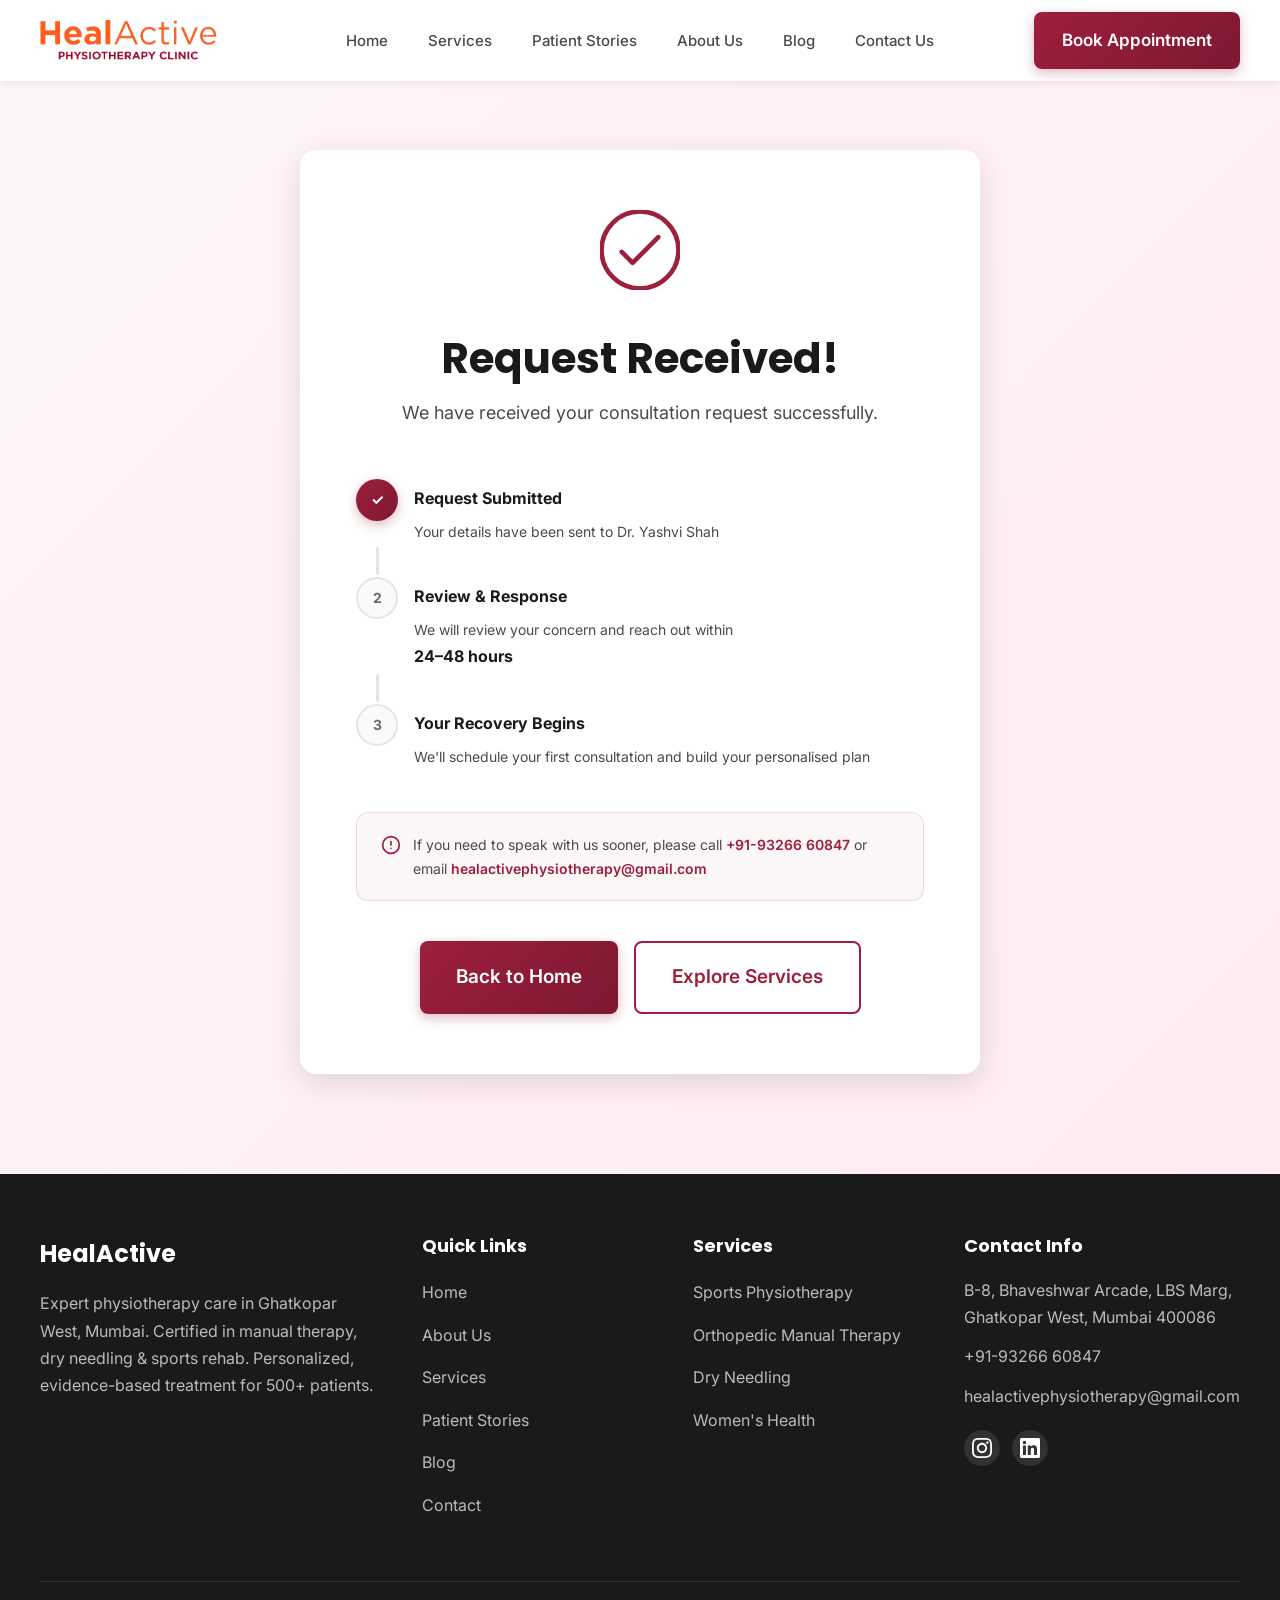
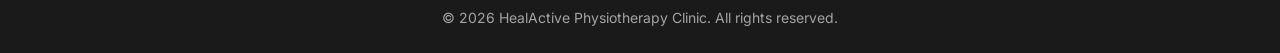
<file: success.html>
<!DOCTYPE html>
<html lang="en">
<head>
    <meta charset="UTF-8">
    <meta name="viewport" content="width=device-width, initial-scale=1.0">
    <meta name="description" content="Thank you for contacting HealActive Physiotherapy Clinic. We have received your request and will get back to you shortly.">
    <meta name="robots" content="noindex, follow">
    <title>Request Received - HealActive Physiotherapy Clinic</title>
    <link rel="preconnect" href="https://fonts.googleapis.com">
    <link rel="preconnect" href="https://fonts.gstatic.com" crossorigin>
    <link href="https://fonts.googleapis.com/css2?family=Inter:wght@300;400;500;600;700&family=Poppins:wght@600;700&display=swap" rel="stylesheet">
    <link rel="stylesheet" href="style.css">
        <link rel="icon" href="favicon.ico" type="image/x-icon">
    <!-- Google tag (gtag.js) -->
    <script async src="https://www.googletagmanager.com/gtag/js?id=G-JWW0J9REW7"></script>
    <script>
      window.dataLayer = window.dataLayer || [];
      function gtag(){dataLayer.push(arguments);}
      gtag('js', new Date());
      gtag('config', 'G-JWW0J9REW7');
      gtag('event', 'generate_lead', { form_name: 'consultation_request' });
      // Count phone and WhatsApp taps as GA4 events (mark them as key events in GA4).
      document.addEventListener('click', function (e) {
        var a = e.target.closest ? e.target.closest('a[href]') : null;
        if (!a) return;
        var href = a.getAttribute('href') || '';
        if (href.indexOf('tel:') === 0) gtag('event', 'phone_click', { link_url: href });
        else if (href.indexOf('https://wa.me/') === 0) gtag('event', 'whatsapp_click', { link_url: href });
      });
    </script>
</head>
<body>

    <header class="header" id="header">
        <div class="container">
            <div class="header-content">
                <div class="logo">
                    <a href="/"><img src="healactivelogonobg.png" alt="HealActive Physiotherapy Clinic" class="logo-img"></a>
                </div>
                <nav class="nav" id="nav">
                    <a href="/" class="nav-link">Home</a>
                    <div class="nav-dropdown">
                        <a href="/services" class="nav-link">Services</a>
                        <div class="dropdown-content">
                            <a href="/services#sports">Sports Physiotherapy</a>
                            <a href="/services#orthopedic">Orthopedic Manual Therapy</a>
                            <a href="/services#surgical">Post-Surgical Recovery</a>
                            <a href="/services#dry-needling">Dry Needling Therapy</a>
                            <a href="/services#neurodynamic">Neurodynamic Solutions</a>
                            <a href="/services#womens-health">Women's Health Program</a>
                            <a href="/services#ergonomics">Ergonomic &amp; Posture Correction</a>
                            <a href="/services#senior-citizens">Senior Citizens Program</a>
                        </div>
                    </div>
                    <a href="/testimonials" class="nav-link">Patient Stories</a>
                    <a href="/about" class="nav-link">About Us</a>
                    <a href="/blog" class="nav-link">Blog</a>
                    <a href="/contactus" class="nav-link">Contact Us</a>
                </nav>
                <a href="/contactus" class="btn btn-primary btn-header">Book Appointment</a>
                <button class="mobile-toggle" id="mobile-toggle" aria-label="Toggle menu"><span></span><span></span><span></span></button>
            </div>
        </div>
    </header>

    <!-- Success Section -->
    <section class="success-section">
        <div class="container">
            <div class="success-card">
                <div class="success-icon-wrapper">
                    <svg class="success-checkmark" viewBox="0 0 52 52" xmlns="http://www.w3.org/2000/svg">
                        <circle class="checkmark-circle" cx="26" cy="26" r="25" fill="none"/>
                        <path class="checkmark-check" fill="none" d="M14.1 27.2l7.1 7.2 16.7-16.8"/>
                    </svg>
                </div>
                <h1 class="success-title">Request Received!</h1>
                <p class="success-subtitle">We have received your consultation request successfully.</p>
                <div class="success-timeline">
                    <div class="success-step">
                        <div class="step-dot step-done">&#x2713;</div>
                        <div class="step-content">
                            <strong>Request Submitted</strong>
                            <span>Your details have been sent to Dr. Yashvi Shah</span>
                        </div>
                    </div>
                    <div class="success-step-line"></div>
                    <div class="success-step">
                        <div class="step-dot step-pending">2</div>
                        <div class="step-content">
                            <strong>Review &amp; Response</strong>
                            <span>We will review your concern and reach out within <strong>24&#8211;48 hours</strong></span>
                        </div>
                    </div>
                    <div class="success-step-line"></div>
                    <div class="success-step">
                        <div class="step-dot step-pending">3</div>
                        <div class="step-content">
                            <strong>Your Recovery Begins</strong>
                            <span>We&#39;ll schedule your first consultation and build your personalised plan</span>
                        </div>
                    </div>
                </div>
                <div class="success-info-box">
                    <svg width="20" height="20" viewBox="0 0 24 24" fill="none" stroke="currentColor" stroke-width="2" stroke-linecap="round" stroke-linejoin="round"><circle cx="12" cy="12" r="10"/><line x1="12" y1="8" x2="12" y2="12"/><line x1="12" y1="16" x2="12.01" y2="16"/></svg>
                    <p>If you need to speak with us sooner, please call <a href="tel:+919326660847">+91-93266 60847</a> or email <a href="mailto:healactivephysiotherapy@gmail.com">healactivephysiotherapy@gmail.com</a></p>
                </div>
                <div class="success-actions">
                    <a href="/" class="btn btn-primary btn-lg">Back to Home</a>
                    <a href="/services" class="btn btn-outline btn-lg">Explore Services</a>
                </div>
            </div>
        </div>
    </section>

    <footer class="footer">
        <div class="container">
            <div class="footer-content">
                <div class="footer-col">
                    <div class="footer-logo"><div class="footer-logo-text">HealActive</div></div>
                    <p class="footer-about">Expert physiotherapy care in Ghatkopar West, Mumbai. Certified in manual therapy, dry needling &amp; sports rehab. Personalized, evidence-based treatment for 500+ patients.</p>
                </div>
                <div class="footer-col">
                    <h4>Quick Links</h4>
                    <ul class="footer-links">
                        <li><a href="/">Home</a></li>
                        <li><a href="/about">About Us</a></li>
                        <li><a href="/services">Services</a></li>
                        <li><a href="/testimonials">Patient Stories</a></li>
                        <li><a href="/blog">Blog</a></li>
                        <li><a href="/contactus">Contact</a></li>
                    </ul>
                </div>
                <div class="footer-col">
                    <h4>Services</h4>
                    <ul class="footer-links">
                        <li><a href="/services#sports">Sports Physiotherapy</a></li>
                        <li><a href="/services#orthopedic">Orthopedic Manual Therapy</a></li>
                        <li><a href="/services#dry-needling">Dry Needling</a></li>
                        <li><a href="/services#womens-health">Women's Health</a></li>
                    </ul>
                </div>
                <div class="footer-col">
                    <h4>Contact Info</h4>
                    <ul class="footer-contact">
                        <li><a href="https://maps.google.com/?cid=14408027390088886582" target="_blank" rel="noopener">B-8, Bhaveshwar Arcade, LBS Marg, Ghatkopar West, Mumbai 400086</a></li>
                        <li><a href="tel:+919326660847">+91-93266 60847</a></li>
                        <li><a href="mailto:healactivephysiotherapy@gmail.com">healactivephysiotherapy@gmail.com</a></li>
                    </ul>
                    <div class="footer-social">
                        <a href="https://instagram.com/healactive.physiotherapy" target="_blank" rel="noopener" aria-label="Instagram">
                            <svg width="20" height="20" viewBox="0 0 24 24" fill="currentColor"><path d="M12 2.163c3.204 0 3.584.012 4.85.07 3.252.148 4.771 1.691 4.919 4.919.058 1.265.069 1.645.069 4.849 0 3.205-.012 3.584-.069 4.849-.149 3.225-1.664 4.771-4.919 4.919-1.266.058-1.644.07-4.85.07-3.204 0-3.584-.012-4.849-.07-3.26-.149-4.771-1.699-4.919-4.92-.058-1.265-.07-1.644-.07-4.849 0-3.204.013-3.583.07-4.849.149-3.227 1.664-4.771 4.919-4.919 1.266-.057 1.645-.069 4.849-.069zm0-2.163c-3.259 0-3.667.014-4.947.072-4.358.2-6.78 2.618-6.98 6.98-.059 1.281-.073 1.689-.073 4.948 0 3.259.014 3.668.072 4.948.2 4.358 2.618 6.78 6.98 6.98 1.281.058 1.689.072 4.948.072 3.259 0 3.668-.014 4.948-.072 4.354-.2 6.782-2.618 6.979-6.98.059-1.28.073-1.689.073-4.948 0-3.259-.014-3.667-.072-4.947-.196-4.354-2.617-6.78-6.979-6.98-1.281-.059-1.69-.073-4.949-.073zm0 5.838c-3.403 0-6.162 2.759-6.162 6.162s2.759 6.163 6.162 6.163 6.162-2.759 6.162-6.163c0-3.403-2.759-6.162-6.162-6.162zm0 10.162c-2.209 0-4-1.79-4-4 0-2.209 1.791-4 4-4s4 1.791 4 4c0 2.21-1.791 4-4 4zm6.406-11.845c-.796 0-1.441.645-1.441 1.44s.645 1.44 1.441 1.44c.795 0 1.439-.645 1.439-1.44s-.644-1.44-1.439-1.44z"/></svg>
                        </a>
                        <a href="https://linkedin.com/in/yashvi-shah-057756186/" target="_blank" rel="noopener" aria-label="LinkedIn">
                            <svg width="20" height="20" viewBox="0 0 24 24" fill="currentColor"><path d="M20.447 20.452h-3.554v-5.569c0-1.328-.027-3.037-1.852-3.037-1.853 0-2.136 1.445-2.136 2.939v5.667H9.351V9h3.414v1.561h.046c.477-.9 1.637-1.85 3.37-1.85 3.601 0 4.267 2.37 4.267 5.455v6.286zM5.337 7.433c-1.144 0-2.063-.926-2.063-2.065 0-1.138.92-2.063 2.063-2.063 1.14 0 2.064.925 2.064 2.063 0 1.139-.925 2.065-2.064 2.065zm1.782 13.019H3.555V9h3.564v11.452zM22.225 0H1.771C.792 0 0 .774 0 1.729v20.542C0 23.227.792 24 1.771 24h20.451C23.2 24 24 23.227 24 22.271V1.729C24 .774 23.2 0 22.222 0h.003z"/></svg>
                        </a>
                    </div>
                </div>
            </div>
            <div class="footer-bottom">
                <p>&copy; 2026 HealActive Physiotherapy Clinic. All rights reserved.</p>
            </div>
        </div>
    </footer>

    <script src="script.js"></script>
</body>
</html>
</file>
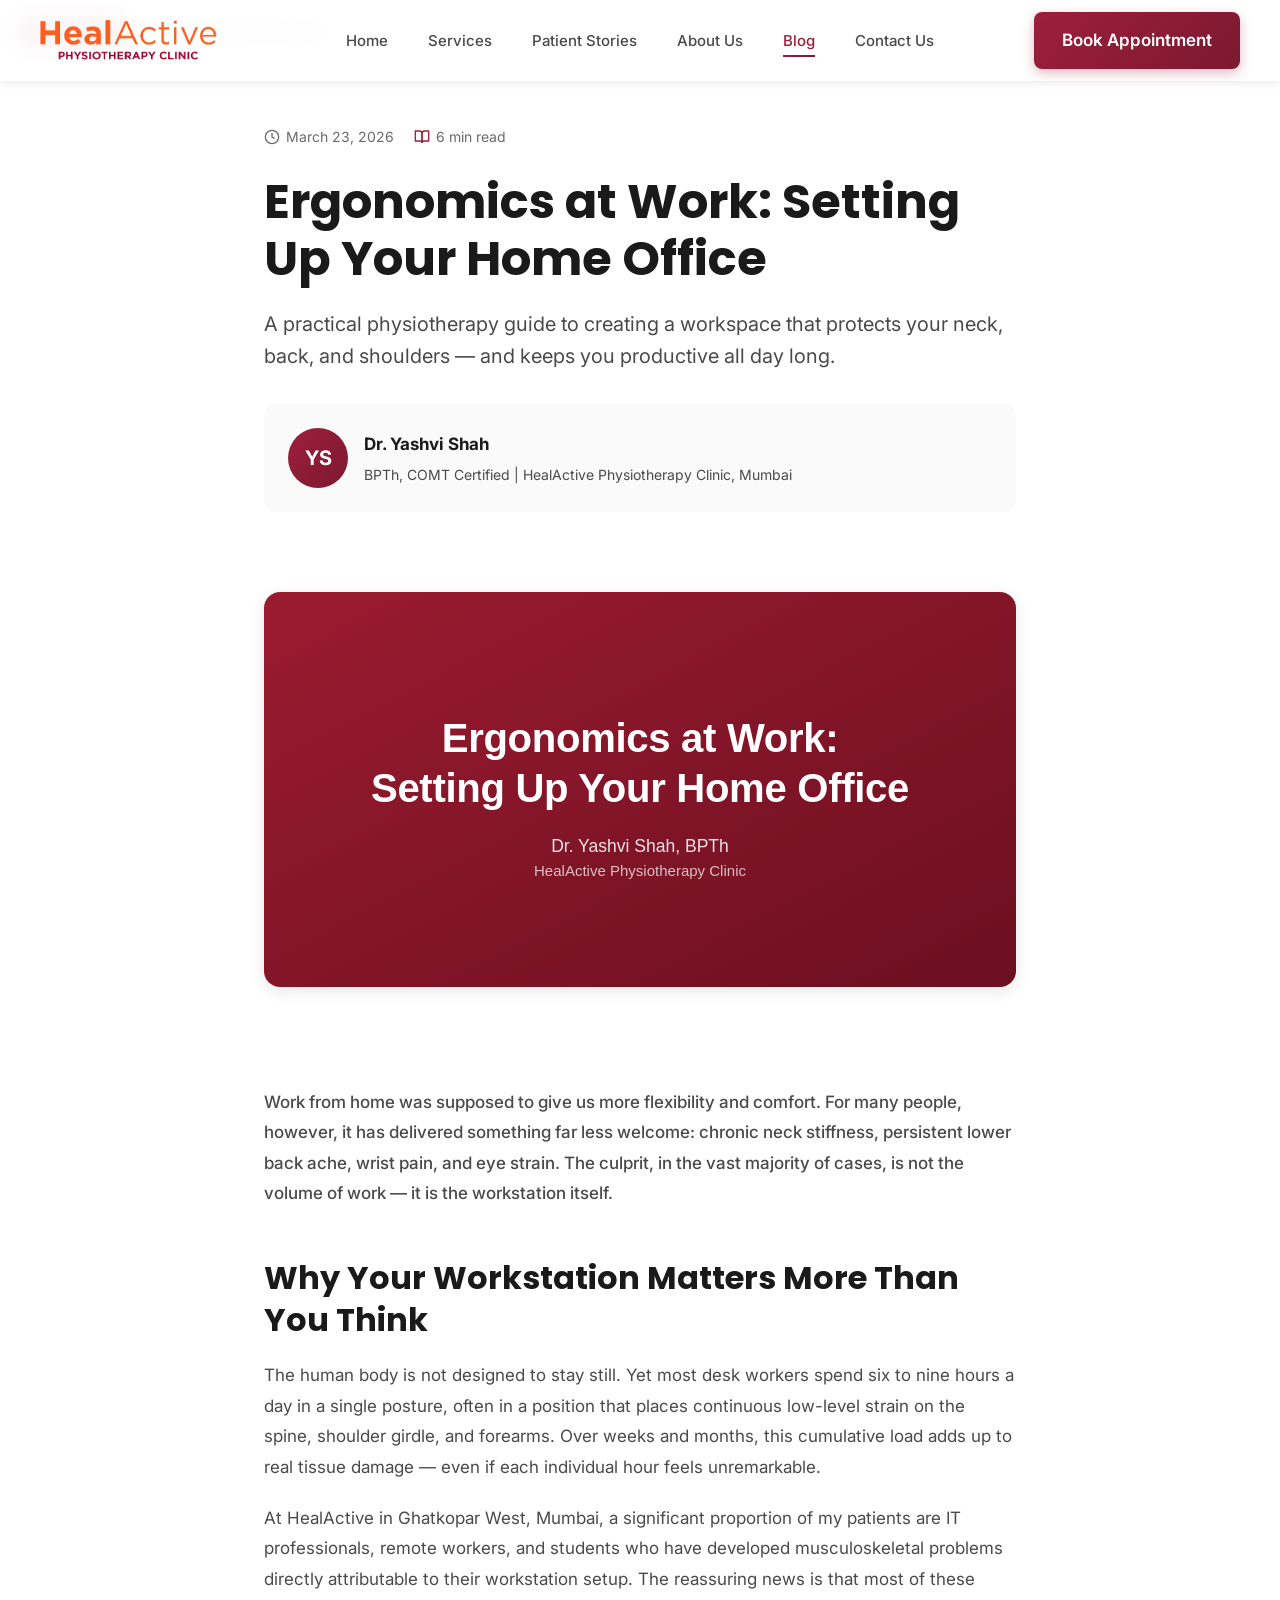
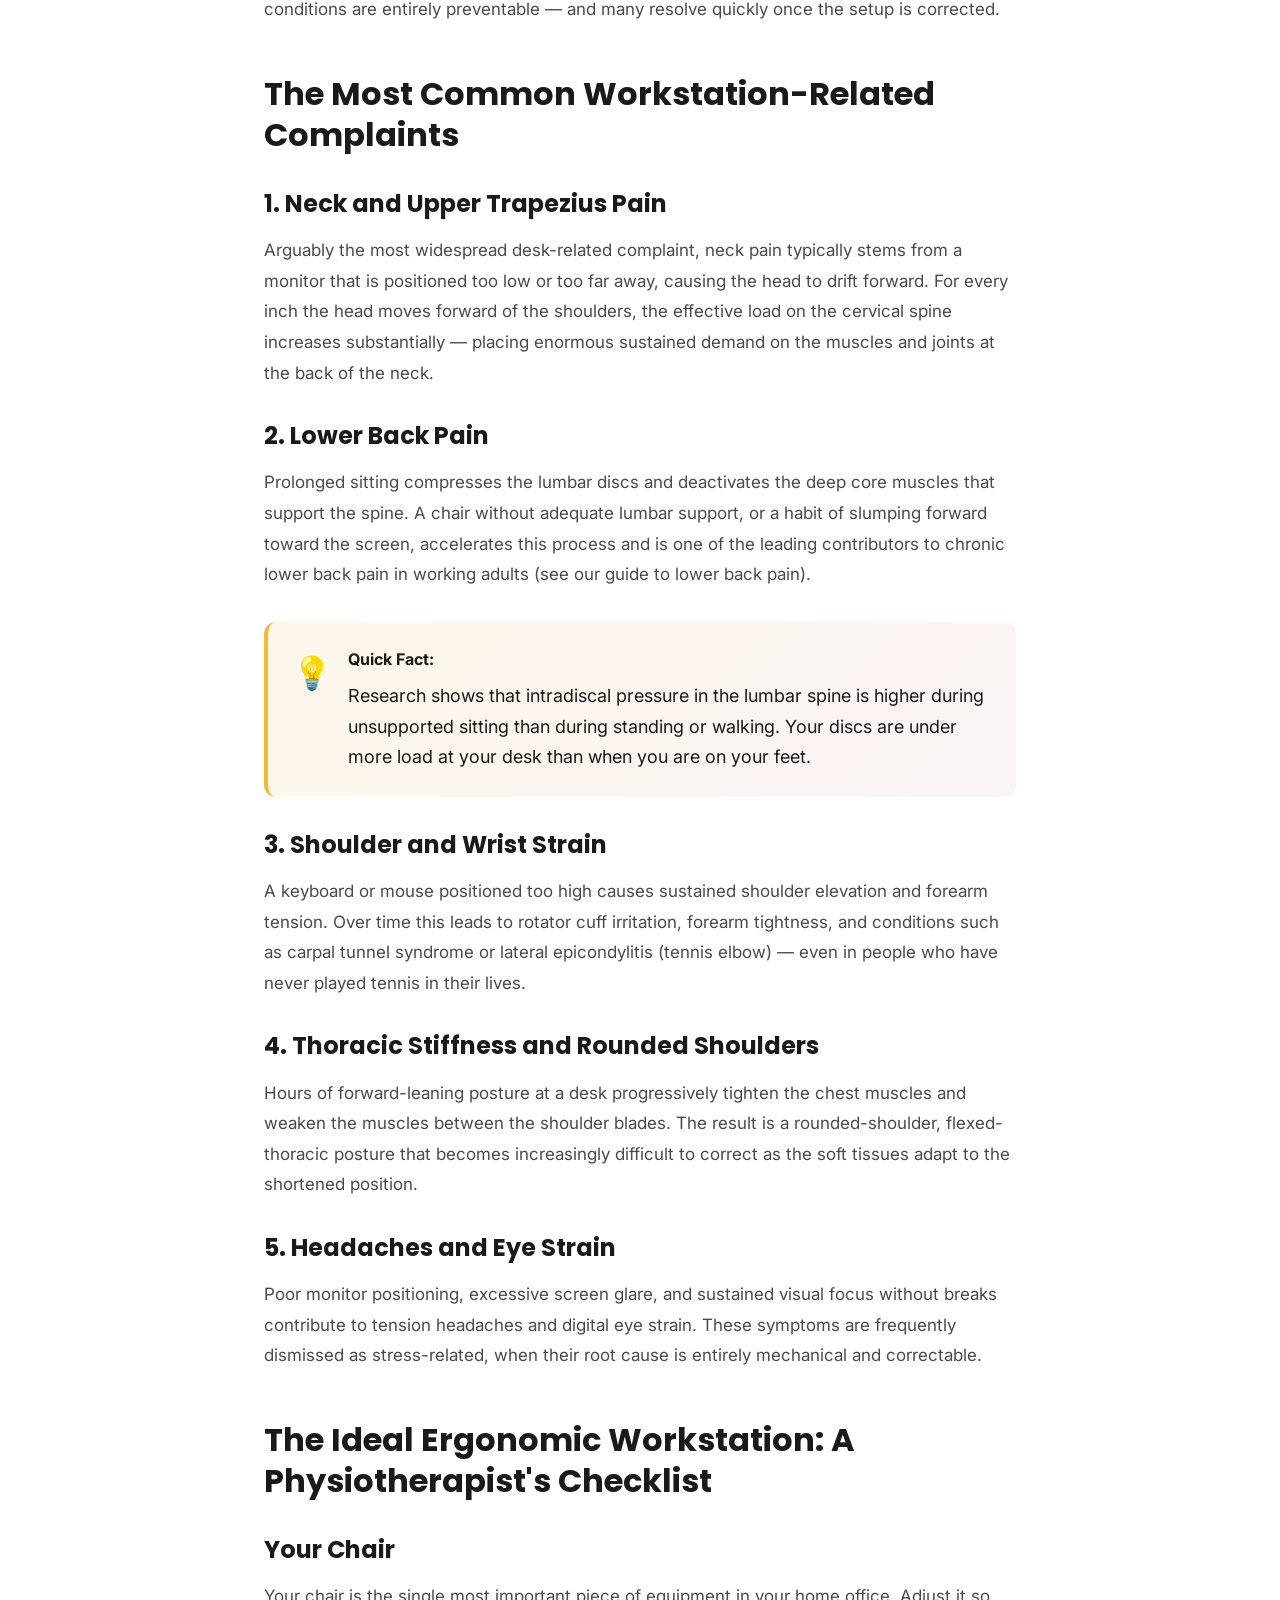
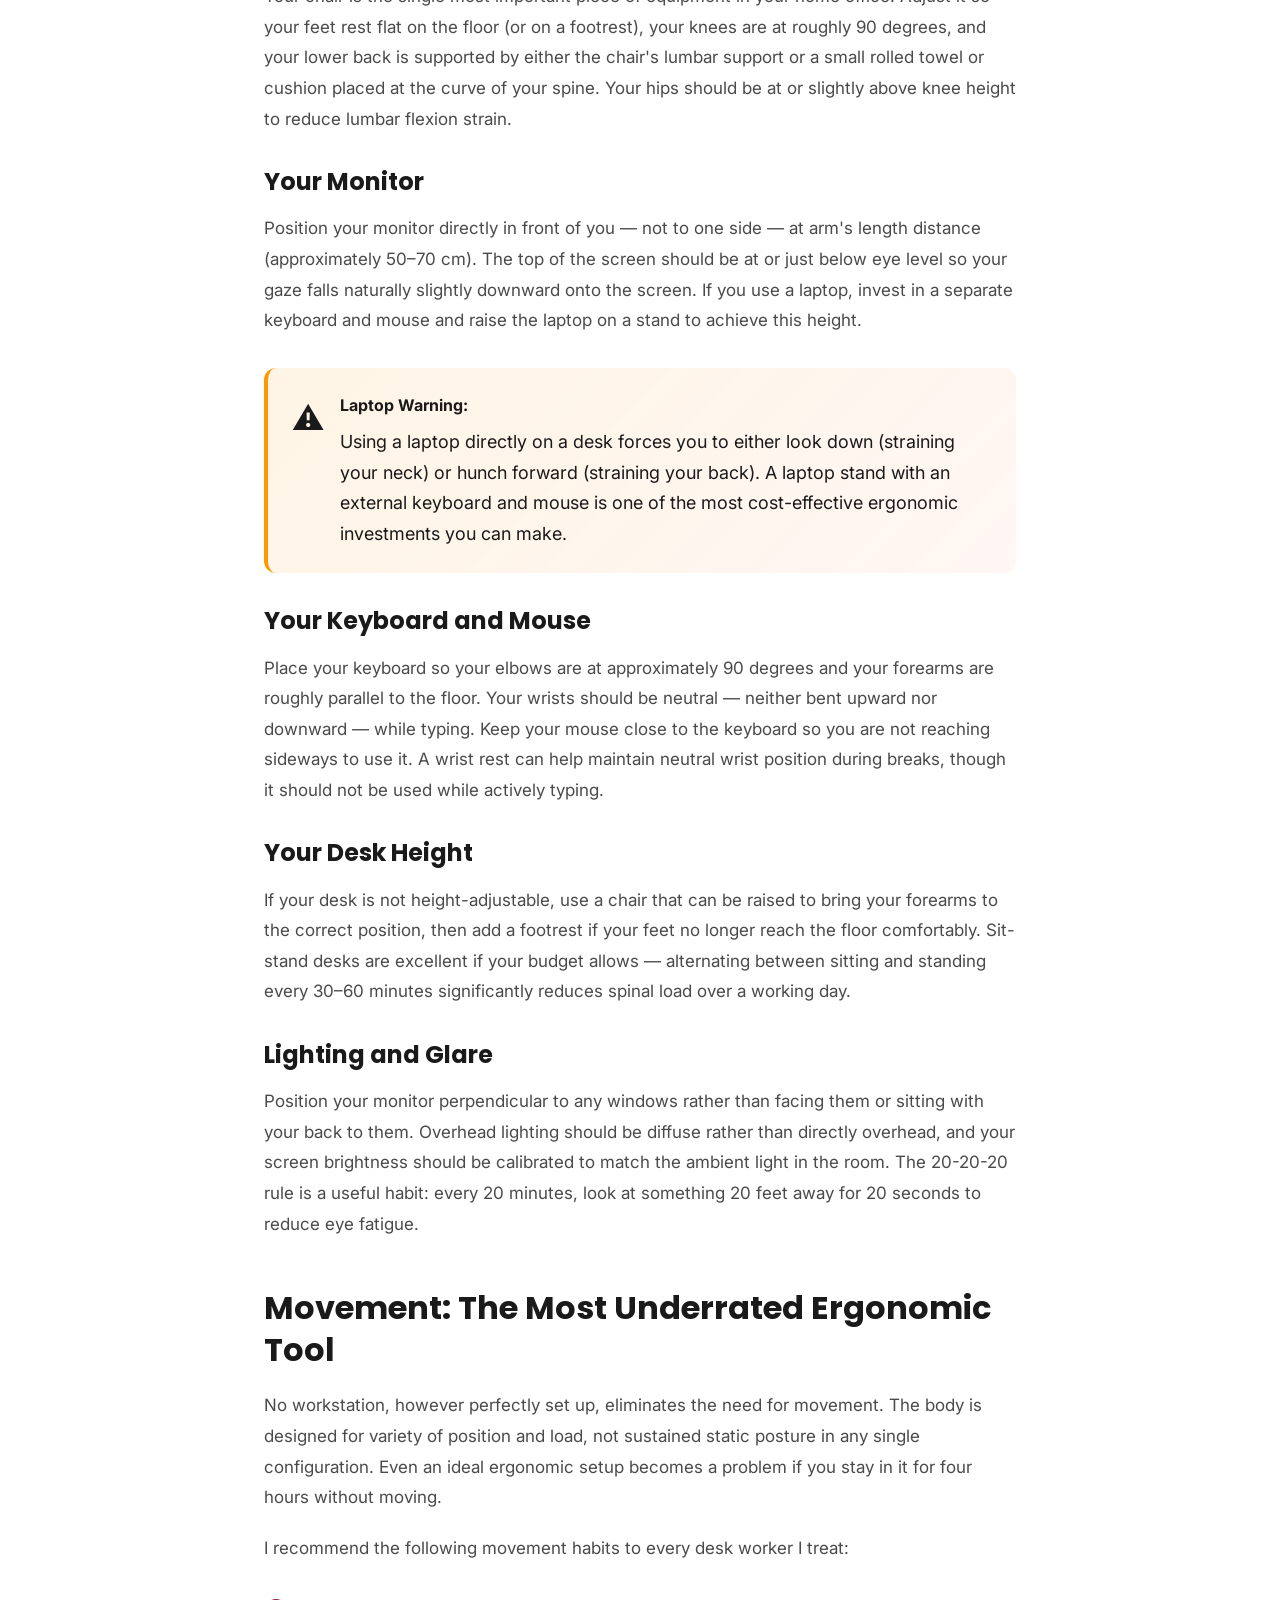
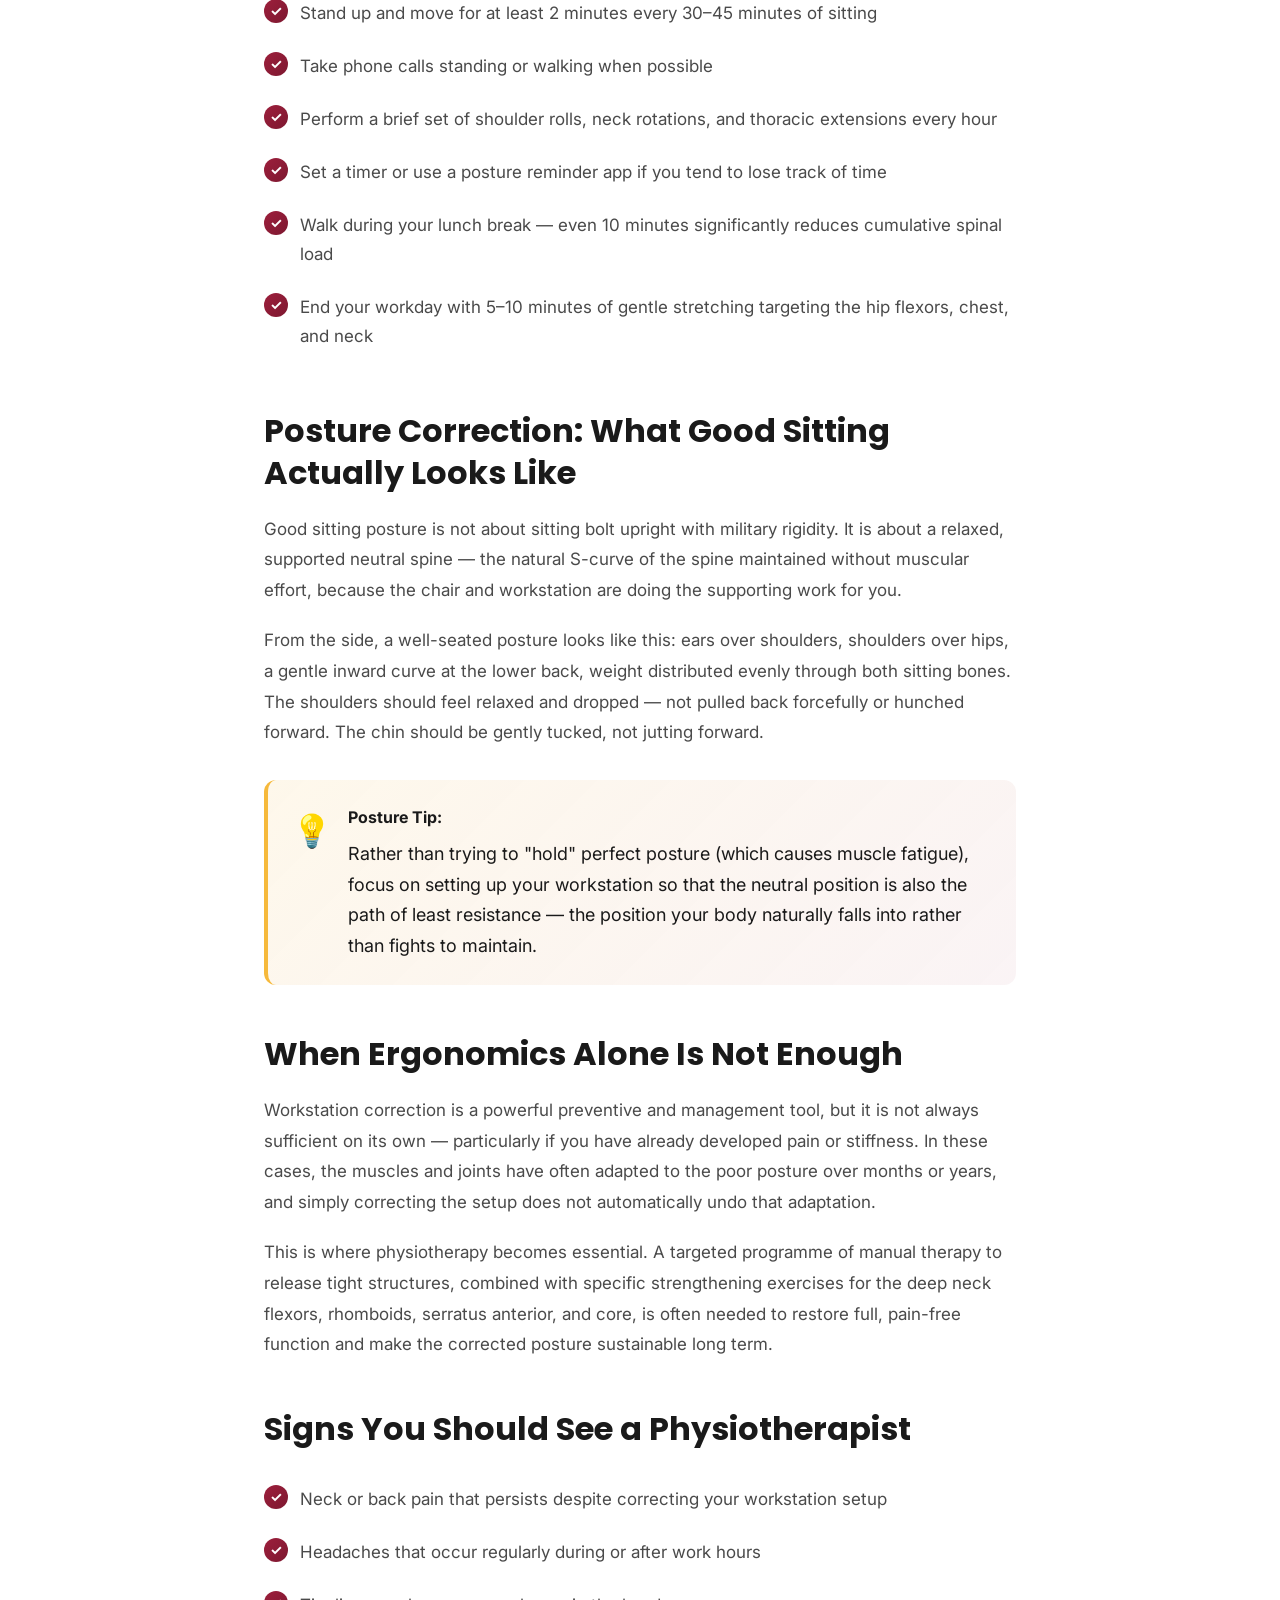
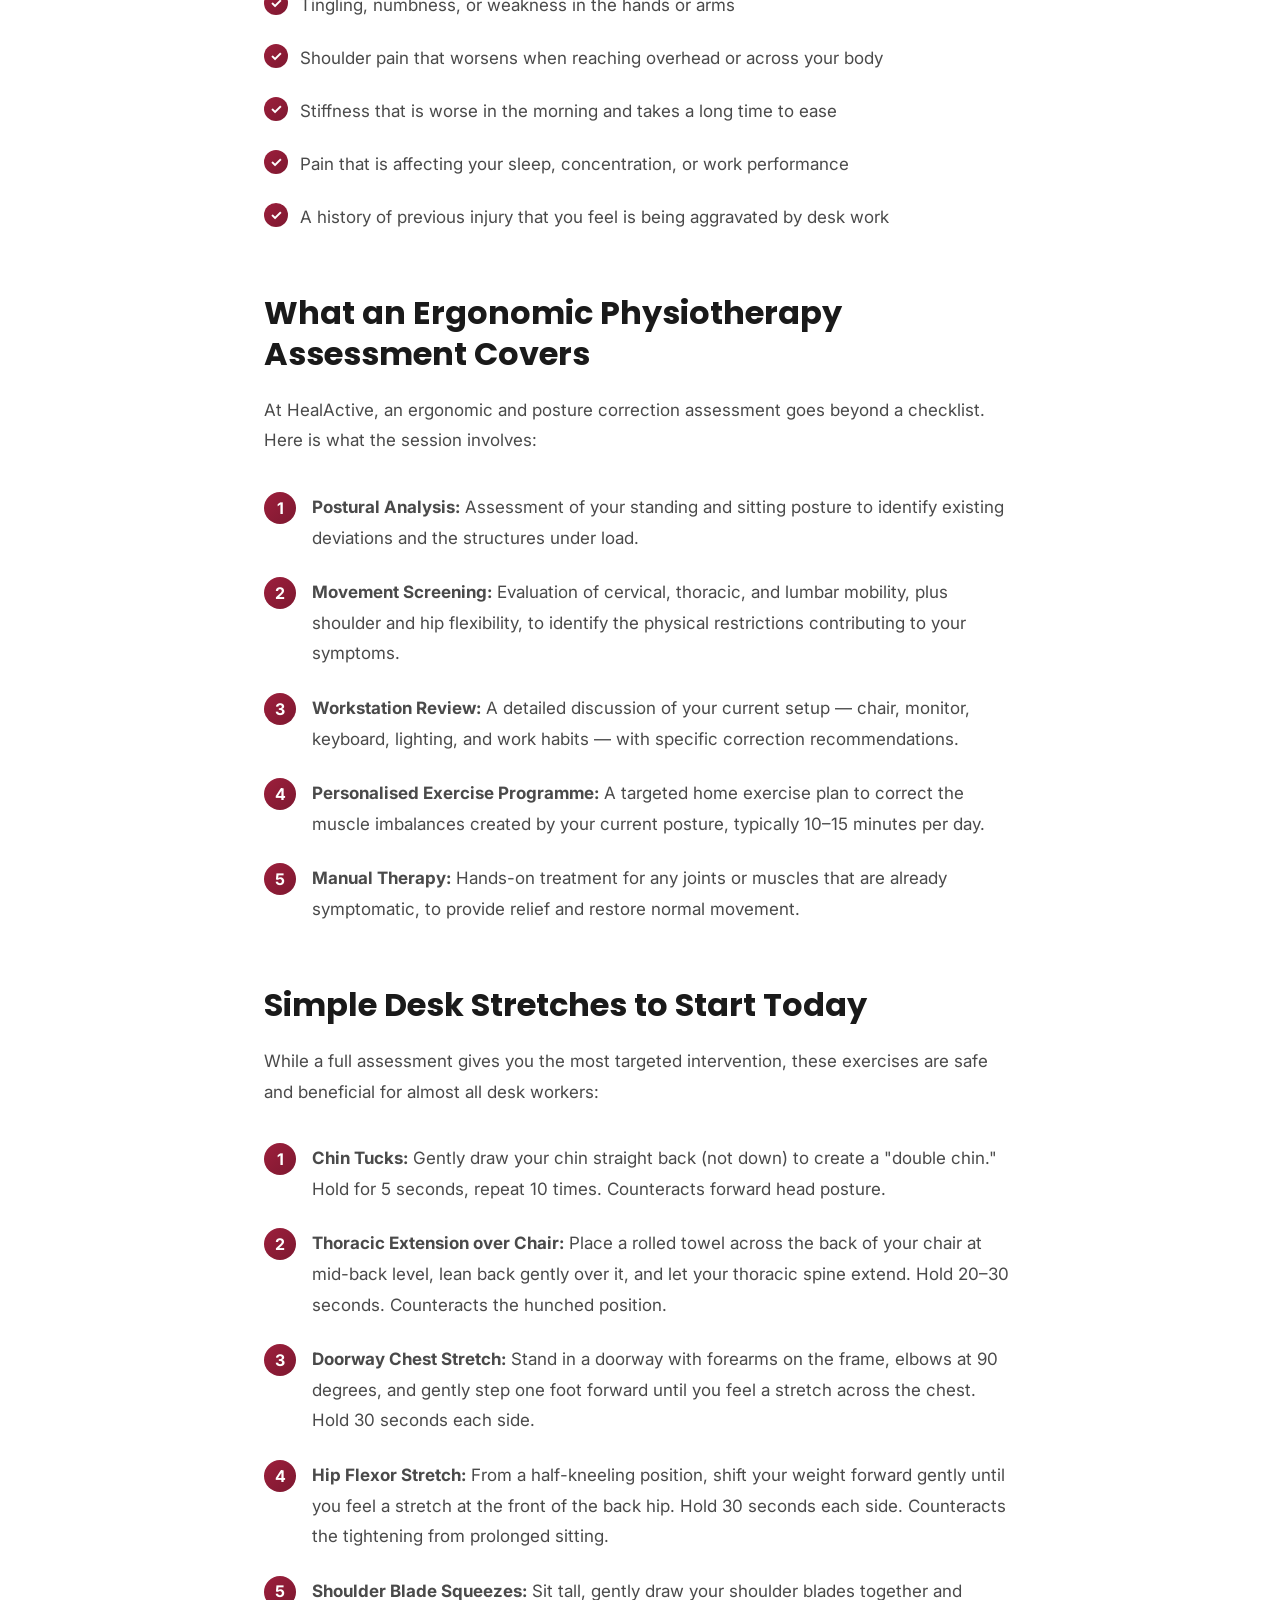
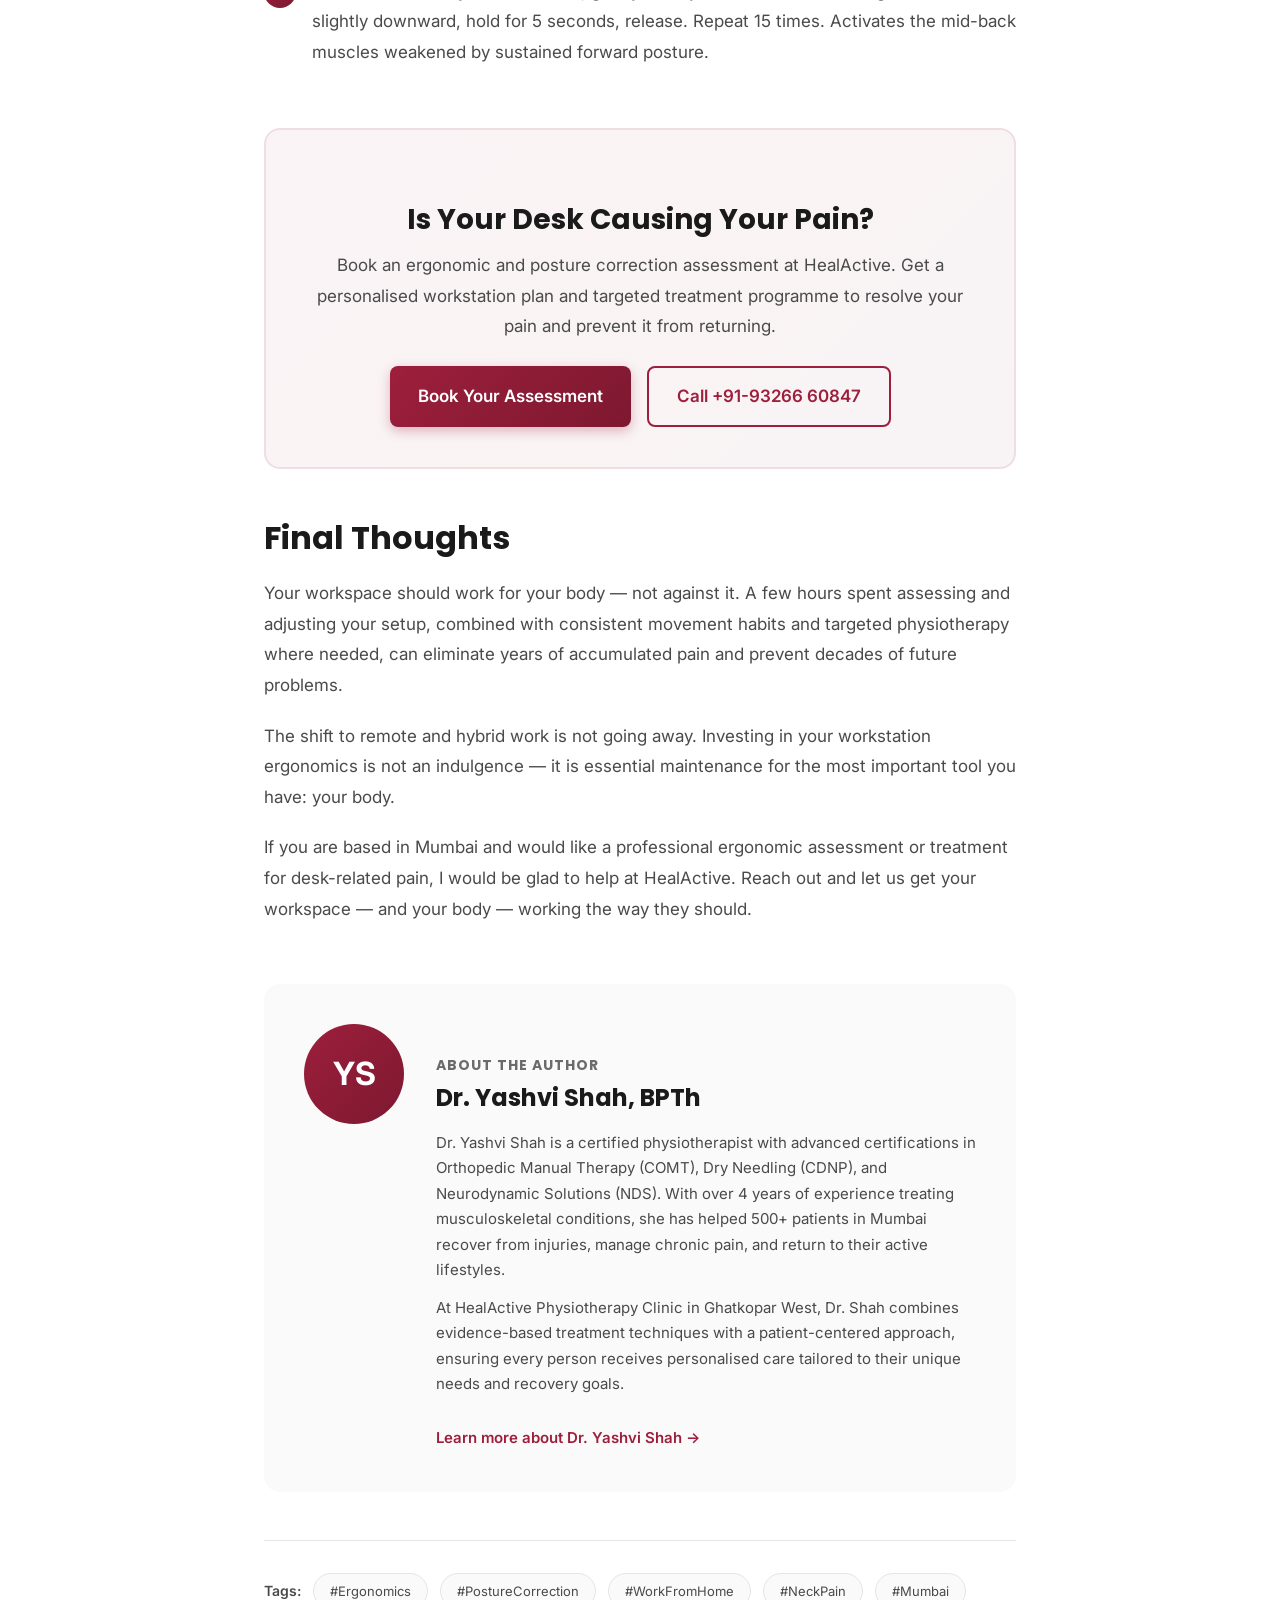
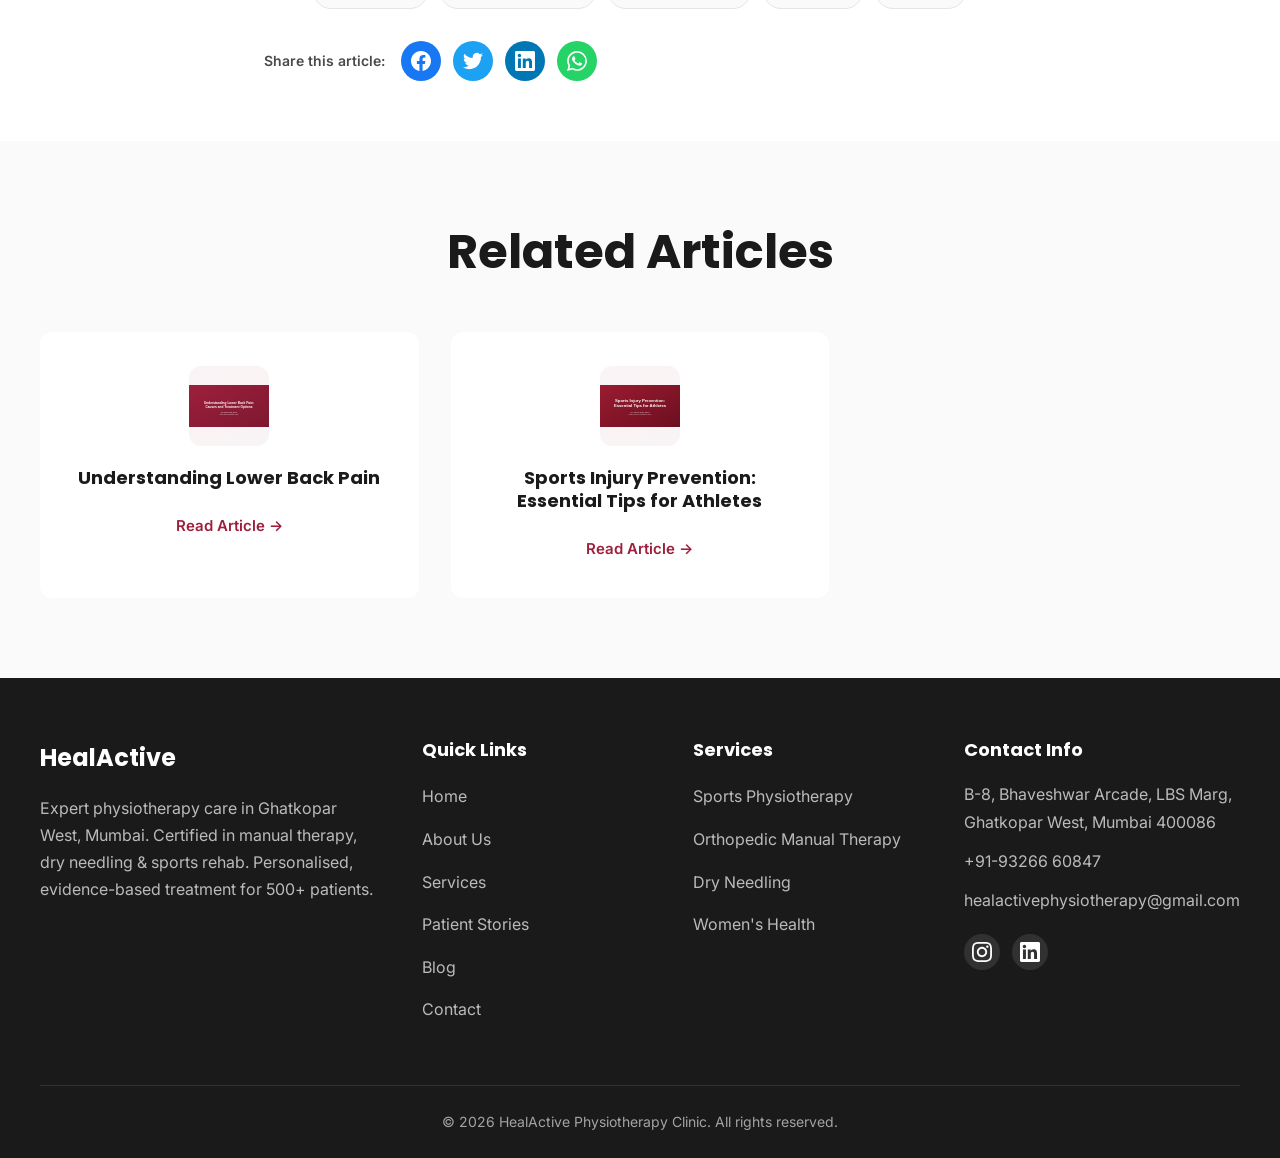
<file: blogs/ergonomics-home-office.html>
<!DOCTYPE html>
<html lang="en">
<head>
    <meta charset="UTF-8">
    <meta name="viewport" content="width=device-width, initial-scale=1.0">
    <meta name="description" content="Set up an ergonomic home office to prevent neck and back pain: chair, monitor and desk checklist plus stretches. By Dr. Yashvi Shah, Mumbai.">
    <meta name="keywords" content="ergonomics home office, workplace ergonomics Mumbai, posture correction, neck pain desk job, back pain work from home, ergonomic setup physiotherapy, Ghatkopar physiotherapist">
    <meta name="author" content="Dr. Yashvi Shah, BPTh">
    <meta name="geo.region" content="IN-MH">
    <meta name="geo.placename" content="Mumbai">
    <meta name="geo.position" content="19.090804;72.9063589">
    <meta name="ICBM" content="19.090804, 72.9063589">

    <!-- Open Graph / Facebook -->
    <meta property="og:type" content="article">
    <meta property="og:url" content="https://healactive.in/blogs/ergonomics-home-office">
    <meta property="og:title" content="Ergonomics at Work: Setting Up Your Home Office">
    <meta property="og:description" content="Learn how to create an ergonomic workspace that prevents pain, corrects posture, and improves productivity — expert physiotherapy advice.">
    <meta property="og:image" content="https://healactive.in/images/blog-ergonomics.jpg">
    <meta property="og:locale" content="en_IN">
    <meta property="article:published_time" content="2026-03-23T10:00:00+05:30">
    <meta property="article:author" content="Dr. Yashvi Shah">
    <meta property="article:section" content="Wellness Tips">
    <meta property="article:tag" content="Ergonomics">
    <meta property="article:tag" content="Posture">
    <meta property="article:tag" content="Work From Home">

    <!-- Twitter -->
    <meta property="twitter:card" content="summary_large_image">
    <meta property="twitter:url" content="https://healactive.in/blogs/ergonomics-home-office">
    <meta property="twitter:title" content="Ergonomics at Work: Setting Up Your Home Office">
    <meta property="twitter:description" content="Learn how to create an ergonomic workspace that prevents pain and improves productivity.">
    <meta property="twitter:image" content="https://healactive.in/images/blog-ergonomics.jpg">

    <title>Ergonomics at Work: Setting Up Your Home Office | HealActive</title>
    <link rel="canonical" href="https://healactive.in/blogs/ergonomics-home-office">
    <link rel="preconnect" href="https://fonts.googleapis.com">
    <link rel="preconnect" href="https://fonts.gstatic.com" crossorigin>
    <link href="https://fonts.googleapis.com/css2?family=Inter:wght@300;400;500;600;700&family=Poppins:wght@600;700&display=swap" rel="stylesheet">
    <link rel="stylesheet" href="../style.css">

    <!-- Structured Data -->
    <script type="application/ld+json">
    {
      "@context": "https://schema.org",
      "@type": "BlogPosting",
      "mainEntityOfPage": {
        "@type": "WebPage",
        "@id": "https://healactive.in/blogs/ergonomics-home-office"
      },
      "headline": "Ergonomics at Work: Setting Up Your Home Office",
      "description": "Poor workstation setup is one of the leading causes of neck, back, and shoulder pain. Learn how to create an ergonomic home office that protects your body and boosts your productivity.",
      "image": "https://healactive.in/images/blog-ergonomics.jpg",
      "author": {
        "@type": "Person",
        "name": "Dr. Yashvi Shah",
        "jobTitle": "Physiotherapist",
        "hasCredential": {"@type": "EducationalOccupationalCredential", "credentialCategory": "degree", "name": "Bachelor of Physiotherapy (BPTh)"},
        "url": "https://healactive.in/about"
      },
      "publisher": {
        "@type": "Organization",
        "name": "HealActive Physiotherapy Clinic",
        "logo": {
          "@type": "ImageObject",
          "url": "https://healactive.in/healactivelogonobg.png"
        }
      },
      "datePublished": "2026-03-23",
      "dateModified": "2026-03-23",
      "keywords": "ergonomics, home office setup, posture correction, neck pain, back pain, work from home, physiotherapy",
      "articleSection": "Wellness Tips",
      "wordCount": 1600,
      "inLanguage": "en-IN"
    }
    </script>

    <script type="application/ld+json">
    {
      "@context": "https://schema.org",
      "@type": "MedicalWebPage",
      "about": {
        "@type": "MedicalCondition",
        "name": "Work-Related Musculoskeletal Disorders",
        "alternateName": "Occupational Overuse Syndrome"
      },
      "audience": {
        "@type": "PeopleAudience",
        "suggestedMinAge": 18
      },
      "lastReviewed": "2026-03-23",
      "reviewedBy": {
        "@type": "Person",
        "name": "Dr. Yashvi Shah",
        "hasCredential": {"@type": "EducationalOccupationalCredential", "credentialCategory": "degree", "name": "Bachelor of Physiotherapy (BPTh)"}
      }
    }
    </script>
    <script type="application/ld+json">
    {
      "@context": "https://schema.org",
      "@graph": [
        {
          "@type": "BreadcrumbList",
          "itemListElement": [
            {
              "@type": "ListItem",
              "position": 1,
              "name": "Home",
              "item": "https://healactive.in/"
            },
            {
              "@type": "ListItem",
              "position": 2,
              "name": "Blog",
              "item": "https://healactive.in/blog"
            },
            {
              "@type": "ListItem",
              "position": 3,
              "name": "Ergonomics at Work",
              "item": "https://healactive.in/blogs/ergonomics-home-office"
            }
          ]
        }
      ]
    }
    </script>
    <!-- Google tag (gtag.js) -->
    <script async src="https://www.googletagmanager.com/gtag/js?id=G-JWW0J9REW7"></script>
    <script>
      window.dataLayer = window.dataLayer || [];
      function gtag(){dataLayer.push(arguments);}
      gtag('js', new Date());
      gtag('config', 'G-JWW0J9REW7');
      // Count phone and WhatsApp taps as GA4 events (mark them as key events in GA4).
      document.addEventListener('click', function (e) {
        var a = e.target.closest ? e.target.closest('a[href]') : null;
        if (!a) return;
        var href = a.getAttribute('href') || '';
        if (href.indexOf('tel:') === 0) gtag('event', 'phone_click', { link_url: href });
        else if (href.indexOf('https://wa.me/') === 0) gtag('event', 'whatsapp_click', { link_url: href });
      });
    </script>
</head>
<body>
    <!-- Header -->
    <header class="header" id="header">
        <div class="container">
            <div class="header-content">
                <div class="logo">
                    <a href="/">
                        <img src="../healactivelogonobg.png" alt="HealActive Physiotherapy Clinic" class="logo-img">
                    </a>
                </div>
                <nav class="nav" id="nav">
                    <a href="/" class="nav-link">Home</a>
                    <div class="nav-dropdown">
                        <a href="/services" class="nav-link">Services</a>
                        <div class="dropdown-content">
                            <a href="/services#sports">Sports Physiotherapy</a>
                            <a href="/services#orthopedic">Orthopedic Manual Therapy</a>
                            <a href="/services#surgical">Post-Surgical Recovery</a>
                            <a href="/services#dry-needling">Dry Needling Therapy</a>
                            <a href="/services#neurodynamic">Neurodynamic Solutions</a>
                            <a href="/services#womens-health">Women's Health Program</a>
                            <a href="/services#ergonomics">Ergonomic &amp; Posture Correction</a>
                            <a href="/services#senior-citizens">Senior Citizens Program</a>
                        </div>
                    </div>
                    <a href="/testimonials" class="nav-link">Patient Stories</a>
                    <a href="/about" class="nav-link">About Us</a>
                    <a href="/blog" class="nav-link active">Blog</a>
                    <a href="/contactus" class="nav-link">Contact Us</a>
                </nav>
                <a href="/contactus" class="btn btn-primary btn-header">Book Appointment</a>
                <button class="mobile-toggle" id="mobile-toggle" aria-label="Toggle menu">
                    <span></span>
                    <span></span>
                    <span></span>
                </button>
            </div>
        </div>
    </header>

    <!-- Breadcrumb -->
    <nav class="breadcrumb" aria-label="Breadcrumb">
        <div class="container">
            <ol class="breadcrumb-list">
                <li><a href="/">Home</a></li>
                <li><a href="/blog">Blog</a></li>
                <li aria-current="page">Ergonomics at Work</li>
            </ol>
        </div>
    </nav>

    <!-- Blog Post Header -->
    <article class="blog-post">
        <header class="blog-post-header">
            <div class="container-narrow">
                <div class="blog-post-meta">
                    <span class="blog-category-tag">Wellness Tips</span>
                    <span class="blog-post-date">
                        <svg width="16" height="16" viewBox="0 0 24 24" fill="none" stroke="currentColor" stroke-width="2">
                            <circle cx="12" cy="12" r="10"></circle>
                            <polyline points="12 6 12 12 16 14"></polyline>
                        </svg>
                        March 23, 2026
                    </span>
                    <span class="blog-read-time">
                        <svg width="16" height="16" viewBox="0 0 24 24" fill="none" stroke="currentColor" stroke-width="2">
                            <path d="M2 3h6a4 4 0 0 1 4 4v14a3 3 0 0 0-3-3H2z"></path>
                            <path d="M22 3h-6a4 4 0 0 0-4 4v14a3 3 0 0 1 3-3h7z"></path>
                        </svg>
                        6 min read
                    </span>
                </div>
                <h1 class="blog-post-title">Ergonomics at Work: Setting Up Your Home Office</h1>
                <p class="blog-post-subtitle">A practical physiotherapy guide to creating a workspace that protects your neck, back, and shoulders — and keeps you productive all day long.</p>

                <div class="blog-author-box">
                    <div class="author-avatar">YS</div>
                    <div class="author-details">
                        <div class="author-name">Dr. Yashvi Shah</div>
                        <div class="author-credentials">BPTh, COMT Certified | HealActive Physiotherapy Clinic, Mumbai</div>
                    </div>
                </div>
            </div>
        </header>

        <!-- Featured Image -->
        <div class="blog-featured-image">
            <div class="container-narrow">
                <img src="../images/blog-ergonomics.svg" alt="Ergonomics at Work: Setting Up Your Home Office" class="featured-img">
            </div>
        </div>

        <!-- Blog Content -->
        <div class="blog-post-content">
            <div class="container-narrow">

                <section class="content-section">
                    <p class="lead-paragraph">Work from home was supposed to give us more flexibility and comfort. For many people, however, it has delivered something far less welcome: chronic neck stiffness, persistent lower back ache, wrist pain, and eye strain. The culprit, in the vast majority of cases, is not the volume of work — it is the workstation itself.</p>
                </section>

                <section class="content-section">
                    <h2>Why Your Workstation Matters More Than You Think</h2>
                    <p>The human body is not designed to stay still. Yet most desk workers spend six to nine hours a day in a single posture, often in a position that places continuous low-level strain on the spine, shoulder girdle, and forearms. Over weeks and months, this cumulative load adds up to real tissue damage — even if each individual hour feels unremarkable.</p>

                    <p>At HealActive in Ghatkopar West, Mumbai, a significant proportion of my patients are IT professionals, remote workers, and students who have developed musculoskeletal problems directly attributable to their workstation setup. The reassuring news is that most of these conditions are entirely preventable — and many resolve quickly once the setup is corrected.</p>
                </section>

                <section class="content-section">
                    <h2>The Most Common Workstation-Related Complaints</h2>

                    <h3>1. Neck and Upper Trapezius Pain</h3>
                    <p>Arguably the most widespread desk-related complaint, neck pain typically stems from a monitor that is positioned too low or too far away, causing the head to drift forward. For every inch the head moves forward of the shoulders, the effective load on the cervical spine increases substantially — placing enormous sustained demand on the muscles and joints at the back of the neck.</p>

                    <h3>2. Lower Back Pain</h3>
                    <p>Prolonged sitting compresses the lumbar discs and deactivates the deep core muscles that support the spine. A chair without adequate lumbar support, or a habit of slumping forward toward the screen, accelerates this process and is one of the leading contributors to chronic lower back pain in working adults (see our <a href="/blogs/understanding-lower-back-pain">guide to lower back pain</a>).</p>

                    <div class="info-box">
                        <div class="info-box-icon">💡</div>
                        <div class="info-box-content">
                            <strong>Quick Fact:</strong> Research shows that intradiscal pressure in the lumbar spine is higher during unsupported sitting than during standing or walking. Your discs are under more load at your desk than when you are on your feet.
                        </div>
                    </div>

                    <h3>3. Shoulder and Wrist Strain</h3>
                    <p>A keyboard or mouse positioned too high causes sustained shoulder elevation and forearm tension. Over time this leads to rotator cuff irritation, forearm tightness, and conditions such as carpal tunnel syndrome or lateral epicondylitis (tennis elbow) — even in people who have never played tennis in their lives.</p>

                    <h3>4. Thoracic Stiffness and Rounded Shoulders</h3>
                    <p>Hours of forward-leaning posture at a desk progressively tighten the chest muscles and weaken the muscles between the shoulder blades. The result is a rounded-shoulder, flexed-thoracic posture that becomes increasingly difficult to correct as the soft tissues adapt to the shortened position.</p>

                    <h3>5. Headaches and Eye Strain</h3>
                    <p>Poor monitor positioning, excessive screen glare, and sustained visual focus without breaks contribute to tension headaches and digital eye strain. These symptoms are frequently dismissed as stress-related, when their root cause is entirely mechanical and correctable.</p>
                </section>

                <section class="content-section">
                    <h2>The Ideal Ergonomic Workstation: A Physiotherapist's Checklist</h2>

                    <h3>Your Chair</h3>
                    <p>Your chair is the single most important piece of equipment in your home office. Adjust it so your feet rest flat on the floor (or on a footrest), your knees are at roughly 90 degrees, and your lower back is supported by either the chair's lumbar support or a small rolled towel or cushion placed at the curve of your spine. Your hips should be at or slightly above knee height to reduce lumbar flexion strain.</p>

                    <h3>Your Monitor</h3>
                    <p>Position your monitor directly in front of you — not to one side — at arm's length distance (approximately 50–70 cm). The top of the screen should be at or just below eye level so your gaze falls naturally slightly downward onto the screen. If you use a laptop, invest in a separate keyboard and mouse and raise the laptop on a stand to achieve this height.</p>

                    <div class="info-box warning-box">
                        <div class="info-box-icon">⚠️</div>
                        <div class="info-box-content">
                            <strong>Laptop Warning:</strong> Using a laptop directly on a desk forces you to either look down (straining your neck) or hunch forward (straining your back). A laptop stand with an external keyboard and mouse is one of the most cost-effective ergonomic investments you can make.
                        </div>
                    </div>

                    <h3>Your Keyboard and Mouse</h3>
                    <p>Place your keyboard so your elbows are at approximately 90 degrees and your forearms are roughly parallel to the floor. Your wrists should be neutral — neither bent upward nor downward — while typing. Keep your mouse close to the keyboard so you are not reaching sideways to use it. A wrist rest can help maintain neutral wrist position during breaks, though it should not be used while actively typing.</p>

                    <h3>Your Desk Height</h3>
                    <p>If your desk is not height-adjustable, use a chair that can be raised to bring your forearms to the correct position, then add a footrest if your feet no longer reach the floor comfortably. Sit-stand desks are excellent if your budget allows — alternating between sitting and standing every 30–60 minutes significantly reduces spinal load over a working day.</p>

                    <h3>Lighting and Glare</h3>
                    <p>Position your monitor perpendicular to any windows rather than facing them or sitting with your back to them. Overhead lighting should be diffuse rather than directly overhead, and your screen brightness should be calibrated to match the ambient light in the room. The 20-20-20 rule is a useful habit: every 20 minutes, look at something 20 feet away for 20 seconds to reduce eye fatigue.</p>
                </section>

                <section class="content-section">
                    <h2>Movement: The Most Underrated Ergonomic Tool</h2>
                    <p>No workstation, however perfectly set up, eliminates the need for movement. The body is designed for variety of position and load, not sustained static posture in any single configuration. Even an ideal ergonomic setup becomes a problem if you stay in it for four hours without moving.</p>

                    <p>I recommend the following movement habits to every desk worker I treat:</p>

                    <ul class="check-list">
                        <li>Stand up and move for at least 2 minutes every 30–45 minutes of sitting</li>
                        <li>Take phone calls standing or walking when possible</li>
                        <li>Perform a brief set of shoulder rolls, neck rotations, and thoracic extensions every hour</li>
                        <li>Set a timer or use a posture reminder app if you tend to lose track of time</li>
                        <li>Walk during your lunch break — even 10 minutes significantly reduces cumulative spinal load</li>
                        <li>End your workday with 5–10 minutes of gentle stretching targeting the hip flexors, chest, and neck</li>
                    </ul>
                </section>

                <section class="content-section">
                    <h2>Posture Correction: What Good Sitting Actually Looks Like</h2>
                    <p>Good sitting posture is not about sitting bolt upright with military rigidity. It is about a relaxed, supported neutral spine — the natural S-curve of the spine maintained without muscular effort, because the chair and workstation are doing the supporting work for you.</p>

                    <p>From the side, a well-seated posture looks like this: ears over shoulders, shoulders over hips, a gentle inward curve at the lower back, weight distributed evenly through both sitting bones. The shoulders should feel relaxed and dropped — not pulled back forcefully or hunched forward. The chin should be gently tucked, not jutting forward.</p>

                    <div class="info-box">
                        <div class="info-box-icon">💡</div>
                        <div class="info-box-content">
                            <strong>Posture Tip:</strong> Rather than trying to "hold" perfect posture (which causes muscle fatigue), focus on setting up your workstation so that the neutral position is also the path of least resistance — the position your body naturally falls into rather than fights to maintain.
                        </div>
                    </div>
                </section>

                <section class="content-section">
                    <h2>When Ergonomics Alone Is Not Enough</h2>
                    <p>Workstation correction is a powerful preventive and management tool, but it is not always sufficient on its own — particularly if you have already developed pain or stiffness. In these cases, the muscles and joints have often adapted to the poor posture over months or years, and simply correcting the setup does not automatically undo that adaptation.</p>

                    <p>This is where physiotherapy becomes essential. A targeted programme of <a href="/services#orthopedic">manual therapy</a> to release tight structures, combined with specific strengthening exercises for the deep neck flexors, rhomboids, serratus anterior, and core, is often needed to restore full, pain-free function and make the corrected posture sustainable long term.</p>
                </section>

                <section class="content-section">
                    <h2>Signs You Should See a Physiotherapist</h2>

                    <ul class="check-list">
                        <li>Neck or back pain that persists despite correcting your workstation setup</li>
                        <li>Headaches that occur regularly during or after work hours</li>
                        <li>Tingling, numbness, or weakness in the hands or arms</li>
                        <li>Shoulder pain that worsens when reaching overhead or across your body</li>
                        <li>Stiffness that is worse in the morning and takes a long time to ease</li>
                        <li>Pain that is affecting your sleep, concentration, or work performance</li>
                        <li>A history of previous injury that you feel is being aggravated by desk work</li>
                    </ul>
                </section>

                <section class="content-section">
                    <h2>What an Ergonomic Physiotherapy Assessment Covers</h2>
                    <p>At HealActive, an <a href="/services#ergonomics">ergonomic and posture correction assessment</a> goes beyond a checklist. Here is what the session involves:</p>

                    <ol class="numbered-list">
                        <li><strong>Postural Analysis:</strong> Assessment of your standing and sitting posture to identify existing deviations and the structures under load.</li>
                        <li><strong>Movement Screening:</strong> Evaluation of cervical, thoracic, and lumbar mobility, plus shoulder and hip flexibility, to identify the physical restrictions contributing to your symptoms.</li>
                        <li><strong>Workstation Review:</strong> A detailed discussion of your current setup — chair, monitor, keyboard, lighting, and work habits — with specific correction recommendations.</li>
                        <li><strong>Personalised Exercise Programme:</strong> A targeted home exercise plan to correct the muscle imbalances created by your current posture, typically 10–15 minutes per day.</li>
                        <li><strong>Manual Therapy:</strong> Hands-on treatment for any joints or muscles that are already symptomatic, to provide relief and restore normal movement.</li>
                    </ol>
                </section>

                <section class="content-section">
                    <h2>Simple Desk Stretches to Start Today</h2>
                    <p>While a full assessment gives you the most targeted intervention, these exercises are safe and beneficial for almost all desk workers:</p>

                    <ol class="numbered-list">
                        <li><strong>Chin Tucks:</strong> Gently draw your chin straight back (not down) to create a "double chin." Hold for 5 seconds, repeat 10 times. Counteracts forward head posture.</li>
                        <li><strong>Thoracic Extension over Chair:</strong> Place a rolled towel across the back of your chair at mid-back level, lean back gently over it, and let your thoracic spine extend. Hold 20–30 seconds. Counteracts the hunched position.</li>
                        <li><strong>Doorway Chest Stretch:</strong> Stand in a doorway with forearms on the frame, elbows at 90 degrees, and gently step one foot forward until you feel a stretch across the chest. Hold 30 seconds each side.</li>
                        <li><strong>Hip Flexor Stretch:</strong> From a half-kneeling position, shift your weight forward gently until you feel a stretch at the front of the back hip. Hold 30 seconds each side. Counteracts the tightening from prolonged sitting.</li>
                        <li><strong>Shoulder Blade Squeezes:</strong> Sit tall, gently draw your shoulder blades together and slightly downward, hold for 5 seconds, release. Repeat 15 times. Activates the mid-back muscles weakened by sustained forward posture.</li>
                    </ol>
                </section>

                <div class="blog-cta-box">
                    <h3>Is Your Desk Causing Your Pain?</h3>
                    <p>Book an ergonomic and posture correction assessment at HealActive. Get a personalised workstation plan and targeted treatment programme to resolve your pain and prevent it from returning.</p>
                    <div class="cta-buttons">
                        <a href="/contactus" class="btn btn-primary">Book Your Assessment</a>
                        <a href="tel:+919326660847" class="btn btn-outline">Call +91-93266 60847</a>
                    </div>
                </div>

                <section class="content-section">
                    <h2>Final Thoughts</h2>
                    <p>Your workspace should work for your body — not against it. A few hours spent assessing and adjusting your setup, combined with consistent movement habits and targeted physiotherapy where needed, can eliminate years of accumulated pain and prevent decades of future problems.</p>

                    <p>The shift to remote and hybrid work is not going away. Investing in your workstation ergonomics is not an indulgence — it is essential maintenance for the most important tool you have: your body.</p>

                    <p>If you are based in Mumbai and would like a professional ergonomic assessment or treatment for desk-related pain, I would be glad to help at HealActive. Reach out and let us get your workspace — and your body — working the way they should.</p>
                </section>

                <!-- Author Bio -->
                <div class="author-bio-box">
                    <div class="author-bio-image">
                        <div class="author-avatar-large">YS</div>
                    </div>
                    <div class="author-bio-content">
                        <h3>About the Author</h3>
                        <h4>Dr. Yashvi Shah, BPTh</h4>
                        <p>Dr. Yashvi Shah is a certified physiotherapist with advanced certifications in Orthopedic Manual Therapy (COMT), Dry Needling (CDNP), and Neurodynamic Solutions (NDS). With over 4 years of experience treating musculoskeletal conditions, she has helped 500+ patients in Mumbai recover from injuries, manage chronic pain, and return to their active lifestyles.</p>
                        <p>At HealActive Physiotherapy Clinic in Ghatkopar West, Dr. Shah combines evidence-based treatment techniques with a patient-centered approach, ensuring every person receives personalised care tailored to their unique needs and recovery goals.</p>
                        <a href="/about" class="read-more-link">Learn more about Dr. Yashvi Shah →</a>
                    </div>
                </div>

                <!-- Tags -->
                <div class="blog-tags">
                    <span class="tag-label">Tags:</span>
                    <a href="/blog?tag=ergonomics" class="tag">#Ergonomics</a>
                    <a href="/blog?tag=posture" class="tag">#PostureCorrection</a>
                    <a href="/blog?tag=work-from-home" class="tag">#WorkFromHome</a>
                    <a href="/blog?tag=neck-pain" class="tag">#NeckPain</a>
                    <a href="/blog?tag=mumbai" class="tag">#Mumbai</a>
                </div>

                <!-- Social Share -->
                <div class="social-share">
                    <span class="share-label">Share this article:</span>
                    <div class="share-buttons">
                        <a href="https://www.facebook.com/sharer/sharer.php?u=https%3A%2F%2Fhealactive.in%2Fblogs%2Fergonomics-home-office" target="_blank" rel="noopener" class="share-btn share-facebook" aria-label="Share on Facebook">
                            <svg width="20" height="20" viewBox="0 0 24 24" fill="currentColor">
                                <path d="M24 12.073c0-6.627-5.373-12-12-12s-12 5.373-12 12c0 5.99 4.388 10.954 10.125 11.854v-8.385H7.078v-3.47h3.047V9.43c0-3.007 1.792-4.669 4.533-4.669 1.312 0 2.686.235 2.686.235v2.953H15.83c-1.491 0-1.956.925-1.956 1.874v2.25h3.328l-.532 3.47h-2.796v8.385C19.612 23.027 24 18.062 24 12.073z"/>
                            </svg>
                        </a>
                        <a href="https://twitter.com/intent/tweet?url=https%3A%2F%2Fhealactive.in%2Fblogs%2Fergonomics-home-office&amp;text=Ergonomics%20at%20Work%3A%20Setting%20Up%20Your%20Home%20Office" target="_blank" rel="noopener" class="share-btn share-twitter" aria-label="Share on Twitter">
                            <svg width="20" height="20" viewBox="0 0 24 24" fill="currentColor">
                                <path d="M23.953 4.57a10 10 0 01-2.825.775 4.958 4.958 0 002.163-2.723c-.951.555-2.005.959-3.127 1.184a4.92 4.92 0 00-8.384 4.482C7.69 8.095 4.067 6.13 1.64 3.162a4.822 4.822 0 00-.666 2.475c0 1.71.87 3.213 2.188 4.096a4.904 4.904 0 01-2.228-.616v.06a4.923 4.923 0 003.946 4.827 4.996 4.996 0 01-2.212.085 4.936 4.936 0 004.604 3.417 9.867 9.867 0 01-6.102 2.105c-.39 0-.779-.023-1.17-.067a13.995 13.995 0 007.557 2.209c9.053 0 13.998-7.496 13.998-13.985 0-.21 0-.42-.015-.63A9.935 9.935 0 0024 4.59z"/>
                            </svg>
                        </a>
                        <a href="https://www.linkedin.com/sharing/share-offsite/?url=https%3A%2F%2Fhealactive.in%2Fblogs%2Fergonomics-home-office" target="_blank" rel="noopener" class="share-btn share-linkedin" aria-label="Share on LinkedIn">
                            <svg width="20" height="20" viewBox="0 0 24 24" fill="currentColor">
                                <path d="M20.447 20.452h-3.554v-5.569c0-1.328-.027-3.037-1.852-3.037-1.853 0-2.136 1.445-2.136 2.939v5.667H9.351V9h3.414v1.561h.046c.477-.9 1.637-1.85 3.37-1.85 3.601 0 4.267 2.37 4.267 5.455v6.286zM5.337 7.433c-1.144 0-2.063-.926-2.063-2.065 0-1.138.92-2.063 2.063-2.063 1.14 0 2.064.925 2.064 2.063 0 1.139-.925 2.065-2.064 2.065zm1.782 13.019H3.555V9h3.564v11.452zM22.225 0H1.771C.792 0 0 .774 0 1.729v20.542C0 23.227.792 24 1.771 24h20.451C23.2 24 24 23.227 24 22.271V1.729C24 .774 23.2 0 22.222 0h.003z"/>
                            </svg>
                        </a>
                        <a href="https://wa.me/?text=Ergonomics%20at%20Work%3A%20Setting%20Up%20Your%20Home%20Office%20https%3A%2F%2Fhealactive.in%2Fblogs%2Fergonomics-home-office" target="_blank" rel="noopener" class="share-btn share-whatsapp" aria-label="Share on WhatsApp">
                            <svg width="20" height="20" viewBox="0 0 24 24" fill="currentColor">
                                <path d="M17.472 14.382c-.297-.149-1.758-.867-2.03-.967-.273-.099-.471-.148-.67.15-.197.297-.767.966-.94 1.164-.173.199-.347.223-.644.075-.297-.15-1.255-.463-2.39-1.475-.883-.788-1.48-1.761-1.653-2.059-.173-.297-.018-.458.13-.606.134-.133.298-.347.446-.52.149-.174.198-.298.298-.497.099-.198.05-.371-.025-.52-.075-.149-.669-1.612-.916-2.207-.242-.579-.487-.5-.669-.51-.173-.008-.371-.01-.57-.01-.198 0-.52.074-.792.372-.272.297-1.04 1.016-1.04 2.479 0 1.462 1.065 2.875 1.213 3.074.149.198 2.096 3.2 5.077 4.487.709.306 1.262.489 1.694.625.712.227 1.36.195 1.871.118.571-.085 1.758-.719 2.006-1.413.248-.694.248-1.289.173-1.413-.074-.124-.272-.198-.57-.347m-5.421 7.403h-.004a9.87 9.87 0 01-5.031-1.378l-.361-.214-3.741.982.998-3.648-.235-.374a9.86 9.86 0 01-1.51-5.26c.001-5.45 4.436-9.884 9.888-9.884 2.64 0 5.122 1.03 6.988 2.898a9.825 9.825 0 012.893 6.994c-.003 5.45-4.437 9.884-9.885 9.884m8.413-18.297A11.815 11.815 0 0012.05 0C5.495 0 .16 5.335.157 11.892c0 2.096.547 4.142 1.588 5.945L.057 24l6.305-1.654a11.882 11.882 0 005.683 1.448h.005c6.554 0 11.89-5.335 11.893-11.893a11.821 11.821 0 00-3.48-8.413z"/>
                            </svg>
                        </a>
                    </div>
                </div>

            </div>
        </div>
    </article>

    <!-- Related Posts -->
    <section class="related-posts">
        <div class="container">
            <h2 class="section-title">Related Articles</h2>
            <div class="related-posts-grid">
                <div class="related-post-card">
                    <div class="related-post-image-placeholder">
                        <img src="../images/blog-lower-back-pain.svg" alt="Understanding Lower Back Pain" loading="lazy">
                    </div>
                    <h3>Understanding Lower Back Pain</h3>
                    <a href="/blogs/understanding-lower-back-pain" class="read-more-link">Read Article →</a>
                </div>
                <div class="related-post-card">
                    <div class="related-post-image-placeholder">
                        <img src="../images/blog-sports-injury.svg" alt="Sports Injury Prevention" loading="lazy">
                    </div>
                    <h3>Sports Injury Prevention: Essential Tips for Athletes</h3>
                    <a href="/blogs/sports-injury-prevention" class="read-more-link">Read Article →</a>
                </div>
            </div>
        </div>
    </section>

    <!-- Footer -->
    <footer class="footer">
        <div class="container">
            <div class="footer-content">
                <div class="footer-col">
                    <div class="footer-logo"><div class="footer-logo-text">HealActive</div></div>
                    <p class="footer-about">Expert physiotherapy care in Ghatkopar West, Mumbai. Certified in manual therapy, dry needling &amp; sports rehab. Personalised, evidence-based treatment for 500+ patients.</p>
                </div>
                <div class="footer-col">
                    <h4>Quick Links</h4>
                    <ul class="footer-links">
                        <li><a href="/">Home</a></li>
                        <li><a href="/about">About Us</a></li>
                        <li><a href="/services">Services</a></li>
                        <li><a href="/testimonials">Patient Stories</a></li>
                        <li><a href="/blog">Blog</a></li>
                        <li><a href="/contactus">Contact</a></li>
                    </ul>
                </div>
                <div class="footer-col">
                    <h4>Services</h4>
                    <ul class="footer-links">
                        <li><a href="/services#sports">Sports Physiotherapy</a></li>
                        <li><a href="/services#orthopedic">Orthopedic Manual Therapy</a></li>
                        <li><a href="/services#dry-needling">Dry Needling</a></li>
                        <li><a href="/services#womens-health">Women's Health</a></li>
                    </ul>
                </div>
                <div class="footer-col">
                    <h4>Contact Info</h4>
                    <ul class="footer-contact">
                        <li><a href="https://maps.google.com/?cid=14408027390088886582" target="_blank" rel="noopener">B-8, Bhaveshwar Arcade, LBS Marg, Ghatkopar West, Mumbai 400086</a></li>
                        <li><a href="tel:+919326660847">+91-93266 60847</a></li>
                        <li><a href="mailto:healactivephysiotherapy@gmail.com">healactivephysiotherapy@gmail.com</a></li>
                    </ul>
                    <div class="footer-social">
                        <a href="https://instagram.com/healactive.physiotherapy" target="_blank" rel="noopener" aria-label="Instagram">
                            <svg width="20" height="20" viewBox="0 0 24 24" fill="currentColor"><path d="M12 2.163c3.204 0 3.584.012 4.85.07 3.252.148 4.771 1.691 4.919 4.919.058 1.265.069 1.645.069 4.849 0 3.205-.012 3.584-.069 4.849-.149 3.225-1.664 4.771-4.919 4.919-1.266.058-1.644.07-4.85.07-3.204 0-3.584-.012-4.849-.07-3.26-.149-4.771-1.699-4.919-4.92-.058-1.265-.07-1.644-.07-4.849 0-3.204.013-3.583.07-4.849.149-3.227 1.664-4.771 4.919-4.919 1.266-.057 1.645-.069 4.849-.069zm0-2.163c-3.259 0-3.667.014-4.947.072-4.358.2-6.78 2.618-6.98 6.98-.059 1.281-.073 1.689-.073 4.948 0 3.259.014 3.668.072 4.948.2 4.358 2.618 6.78 6.98 6.98 1.281.058 1.689.072 4.948.072 3.259 0 3.668-.014 4.948-.072 4.354-.2 6.782-2.618 6.979-6.98.059-1.28.073-1.689.073-4.948 0-3.259-.014-3.667-.072-4.947-.196-4.354-2.617-6.78-6.979-6.98-1.281-.059-1.69-.073-4.949-.073zm0 5.838c-3.403 0-6.162 2.759-6.162 6.162s2.759 6.163 6.162 6.163 6.162-2.759 6.162-6.163c0-3.403-2.759-6.162-6.162-6.162zm0 10.162c-2.209 0-4-1.79-4-4 0-2.209 1.791-4 4-4s4 1.791 4 4c0 2.21-1.791 4-4 4zm6.406-11.845c-.796 0-1.441.645-1.441 1.44s.645 1.44 1.441 1.44c.795 0 1.439-.645 1.439-1.44s-.644-1.44-1.439-1.44z"/></svg>
                        </a>
                        <a href="https://linkedin.com/in/yashvi-shah-057756186/" target="_blank" rel="noopener" aria-label="LinkedIn">
                            <svg width="20" height="20" viewBox="0 0 24 24" fill="currentColor"><path d="M20.447 20.452h-3.554v-5.569c0-1.328-.027-3.037-1.852-3.037-1.853 0-2.136 1.445-2.136 2.939v5.667H9.351V9h3.414v1.561h.046c.477-.9 1.637-1.85 3.37-1.85 3.601 0 4.267 2.37 4.267 5.455v6.286zM5.337 7.433c-1.144 0-2.063-.926-2.063-2.065 0-1.138.92-2.063 2.063-2.063 1.14 0 2.064.925 2.064 2.063 0 1.139-.925 2.065-2.064 2.065zm1.782 13.019H3.555V9h3.564v11.452zM22.225 0H1.771C.792 0 0 .774 0 1.729v20.542C0 23.227.792 24 1.771 24h20.451C23.2 24 24 23.227 24 22.271V1.729C24 .774 23.2 0 22.222 0h.003z"/></svg>
                        </a>
                    </div>
                </div>
            </div>
            <div class="footer-bottom">
                <p>&copy; 2026 HealActive Physiotherapy Clinic. All rights reserved.</p>
            </div>
        </div>
    </footer>

    <script src="../script.js"></script>
</body>
</html>
</file>
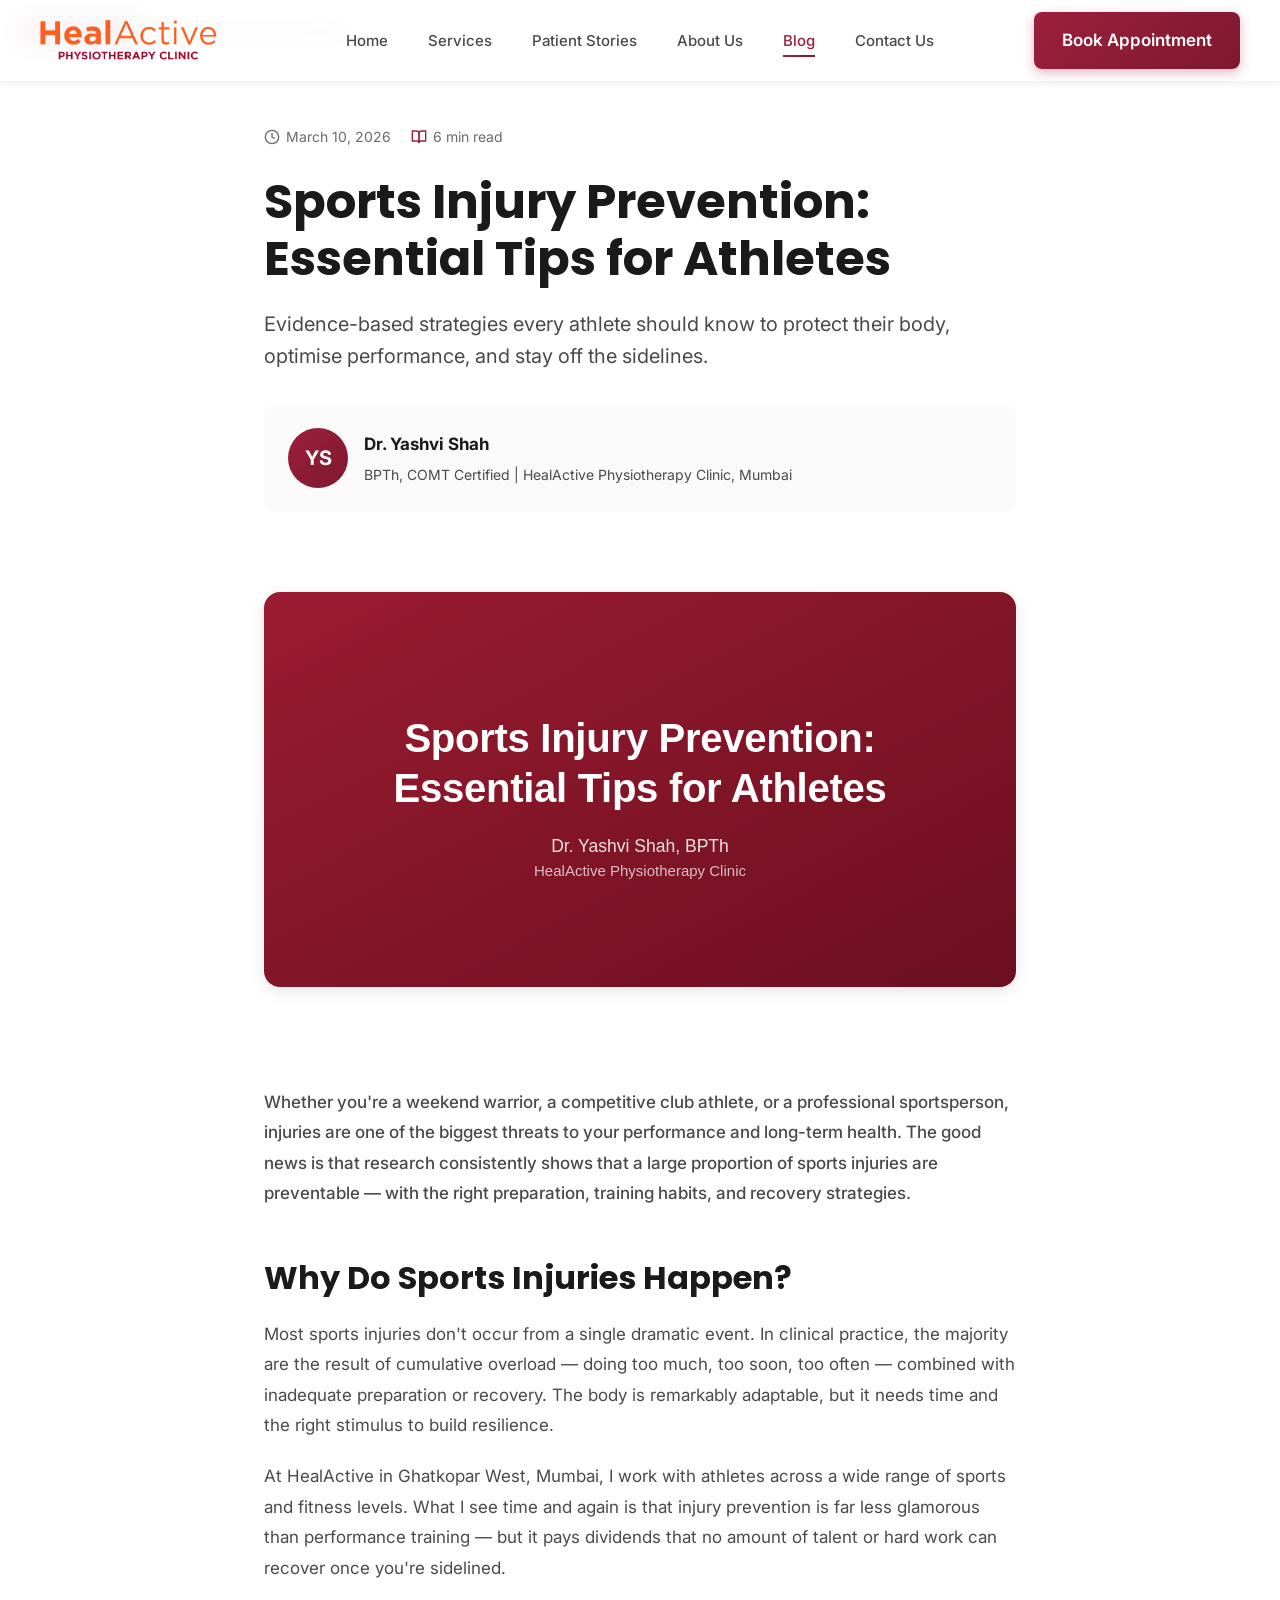
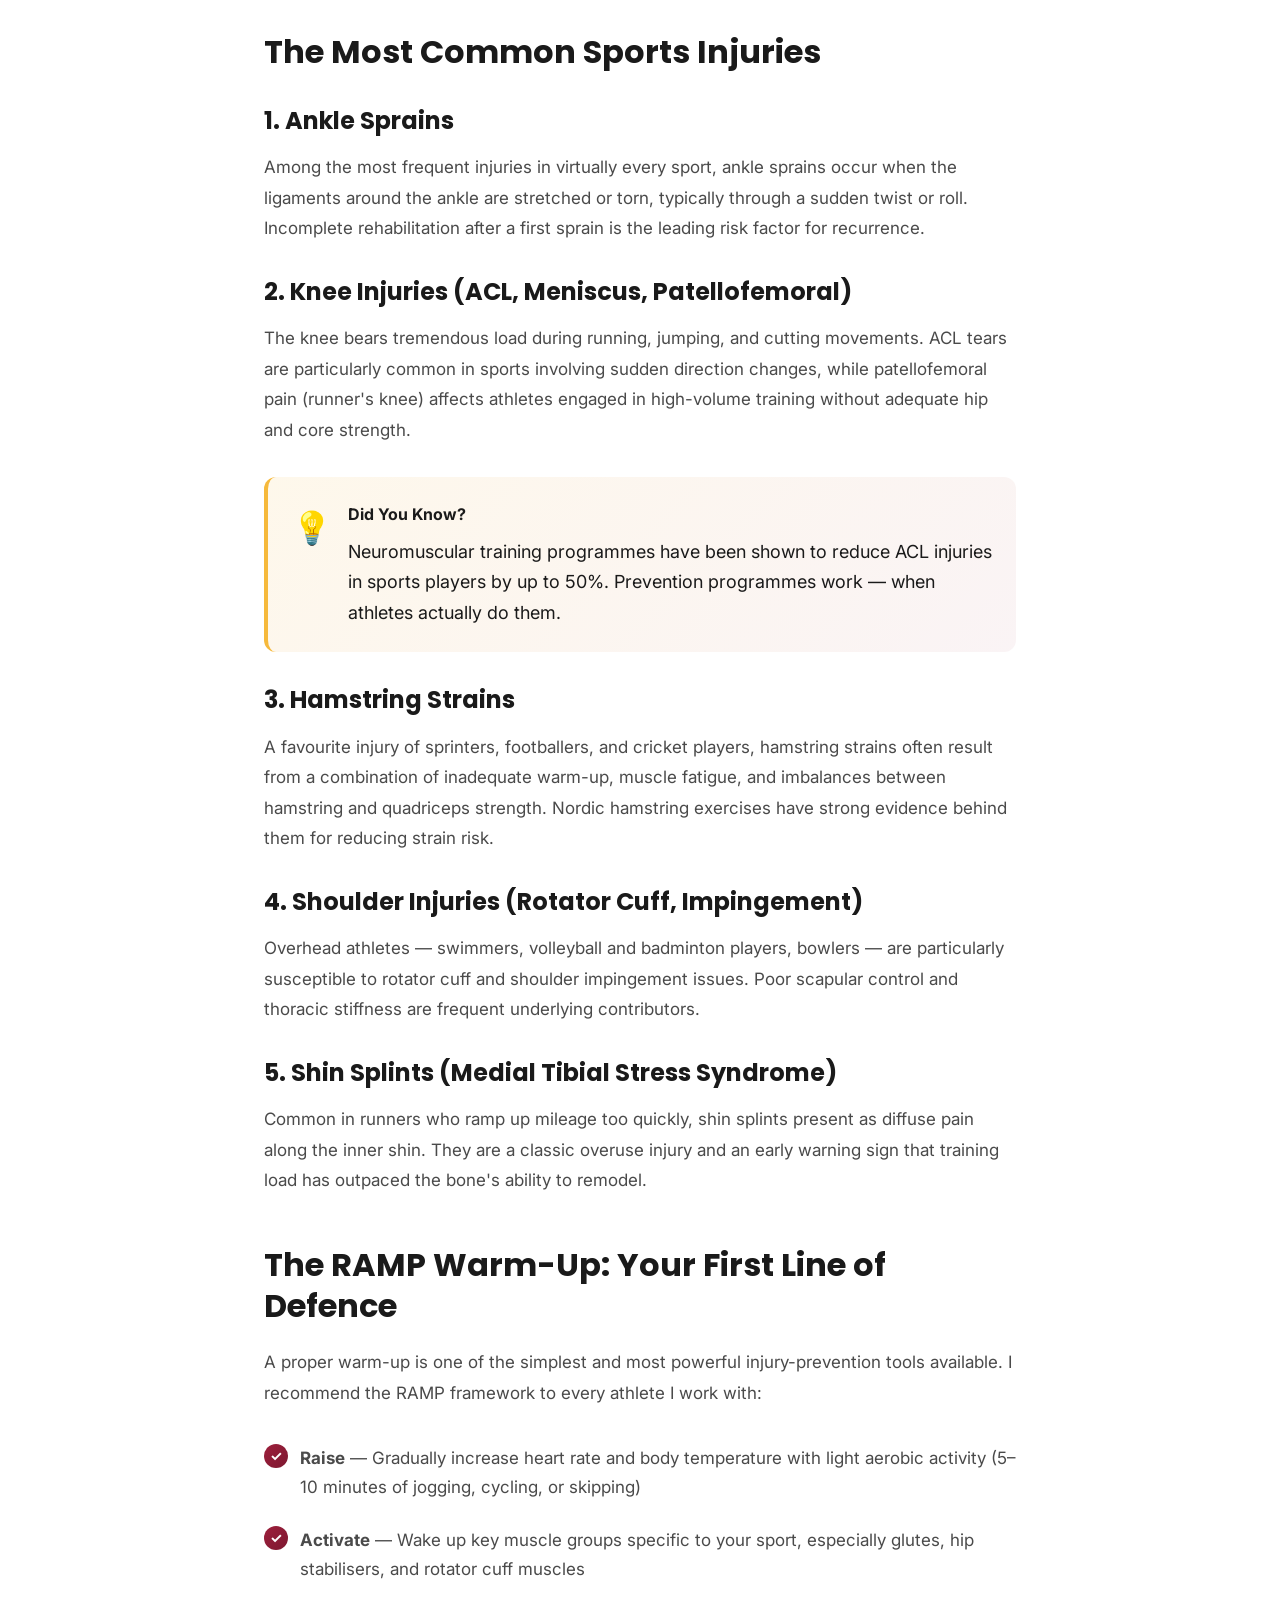
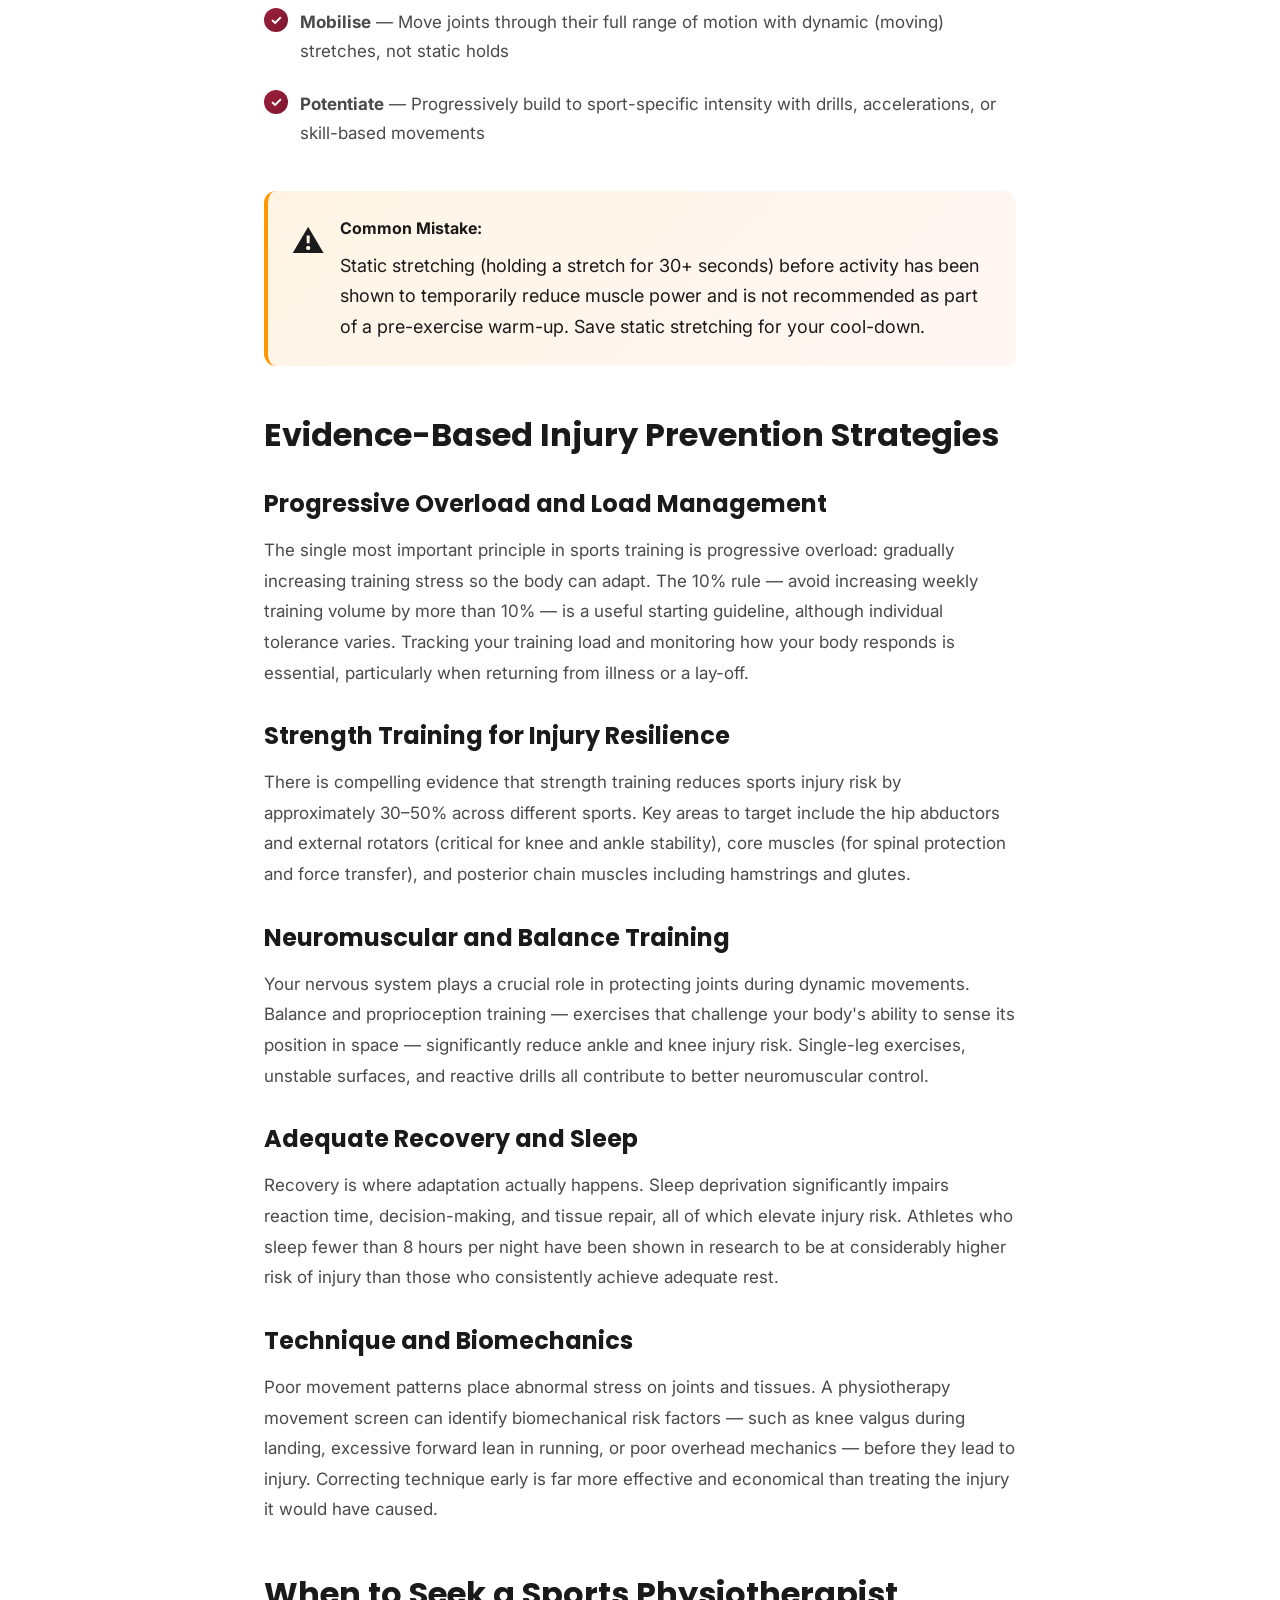
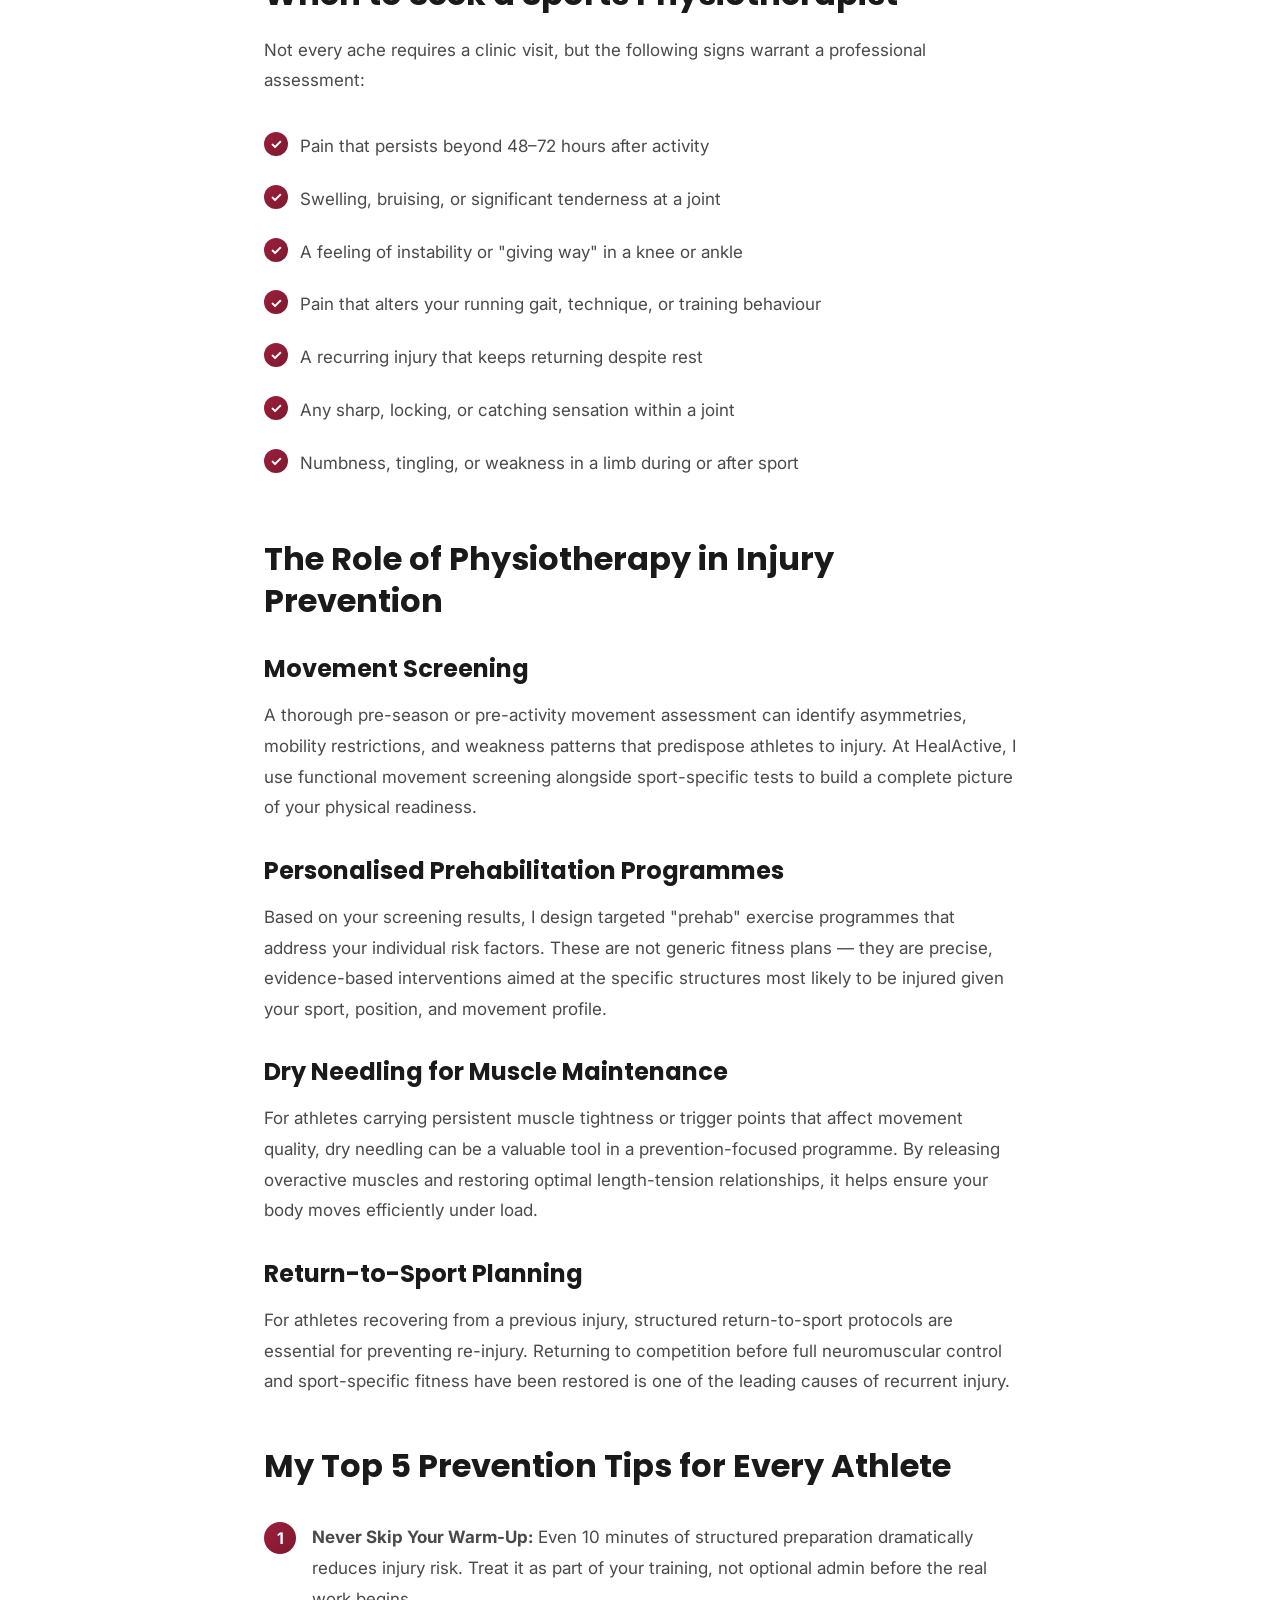
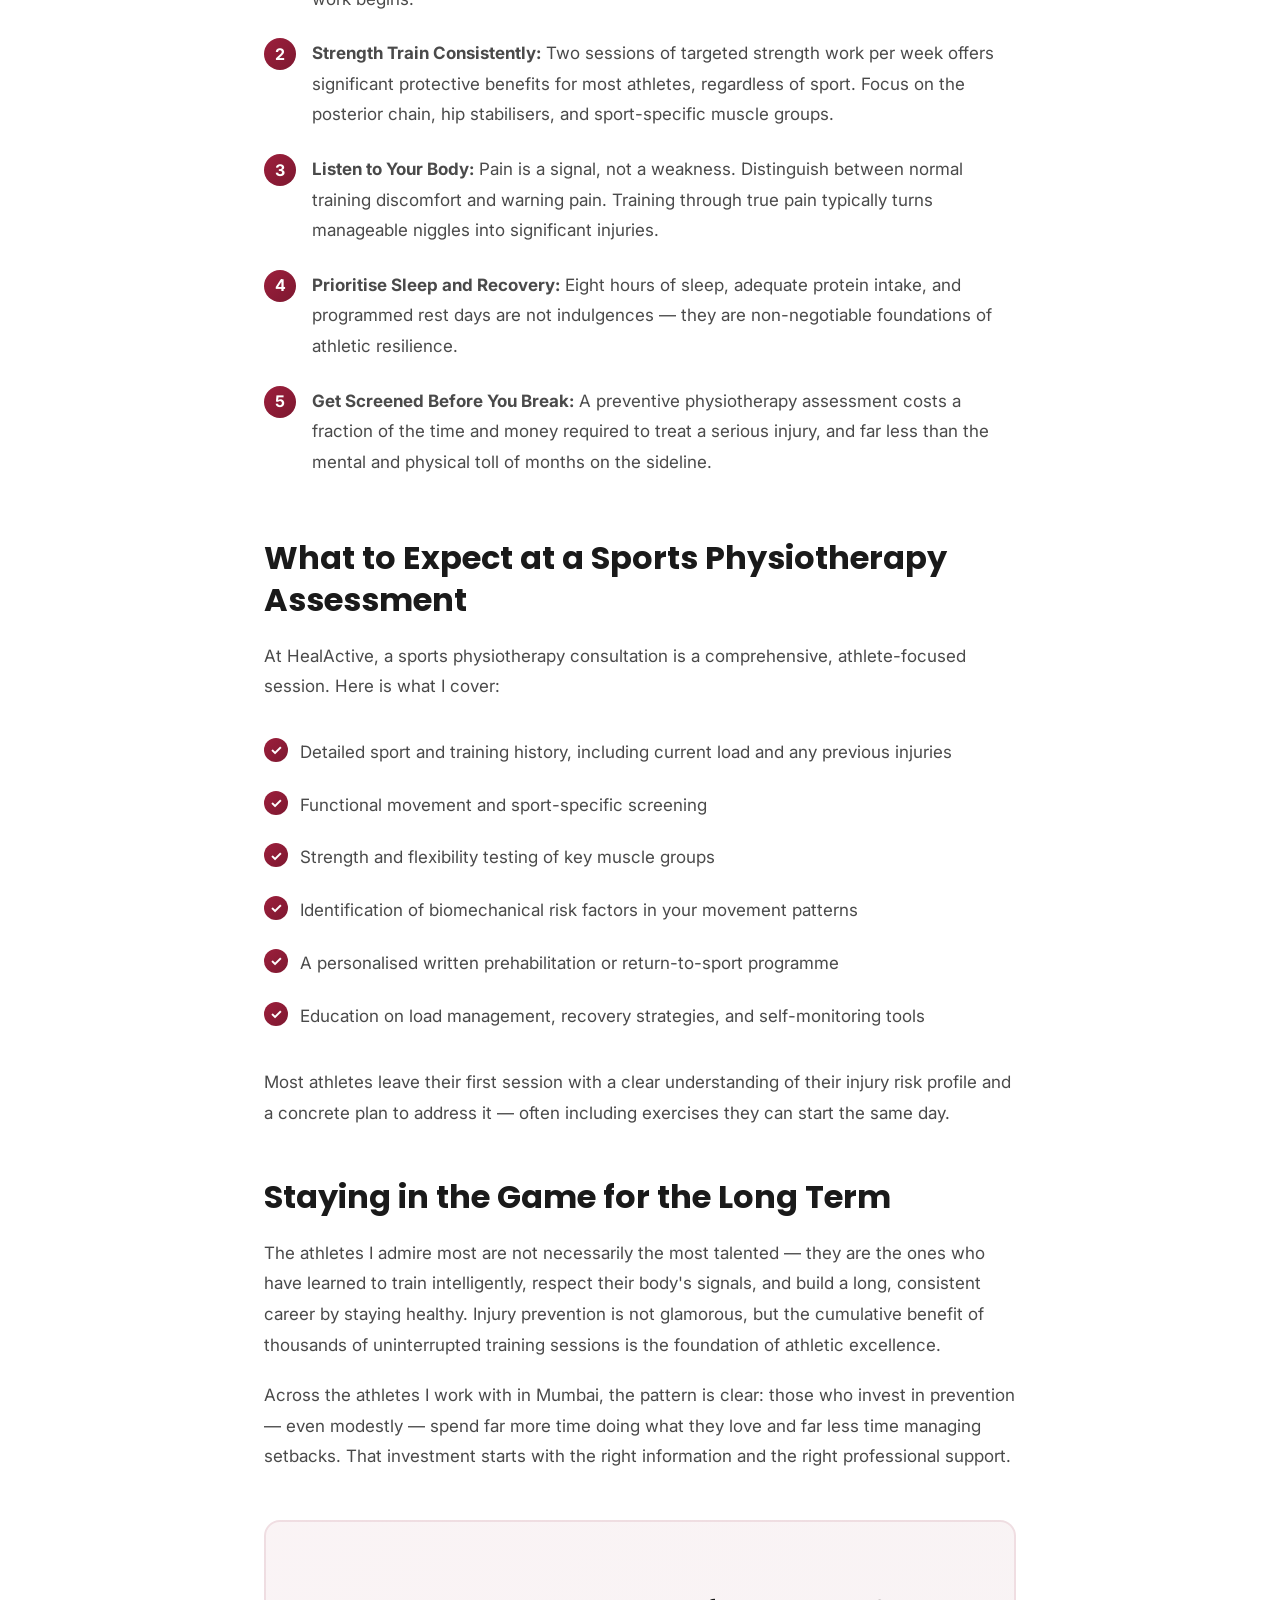
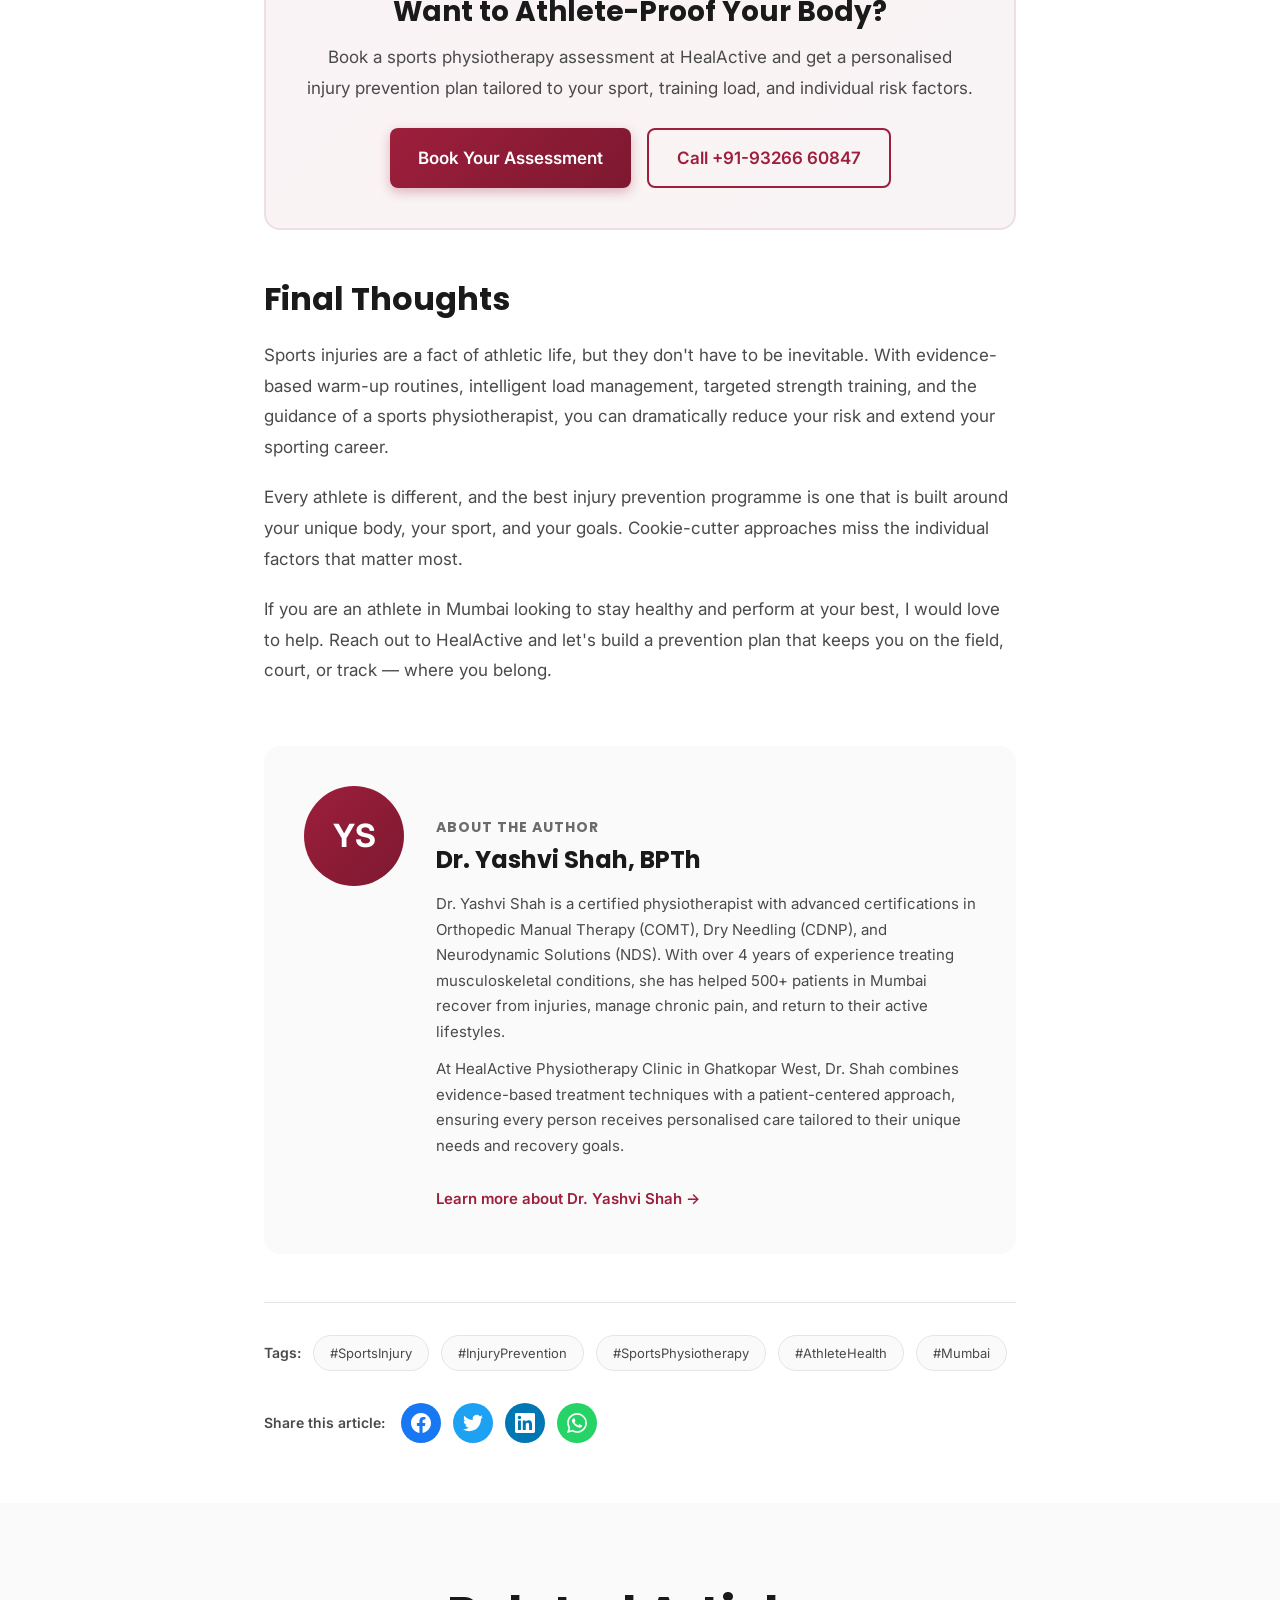
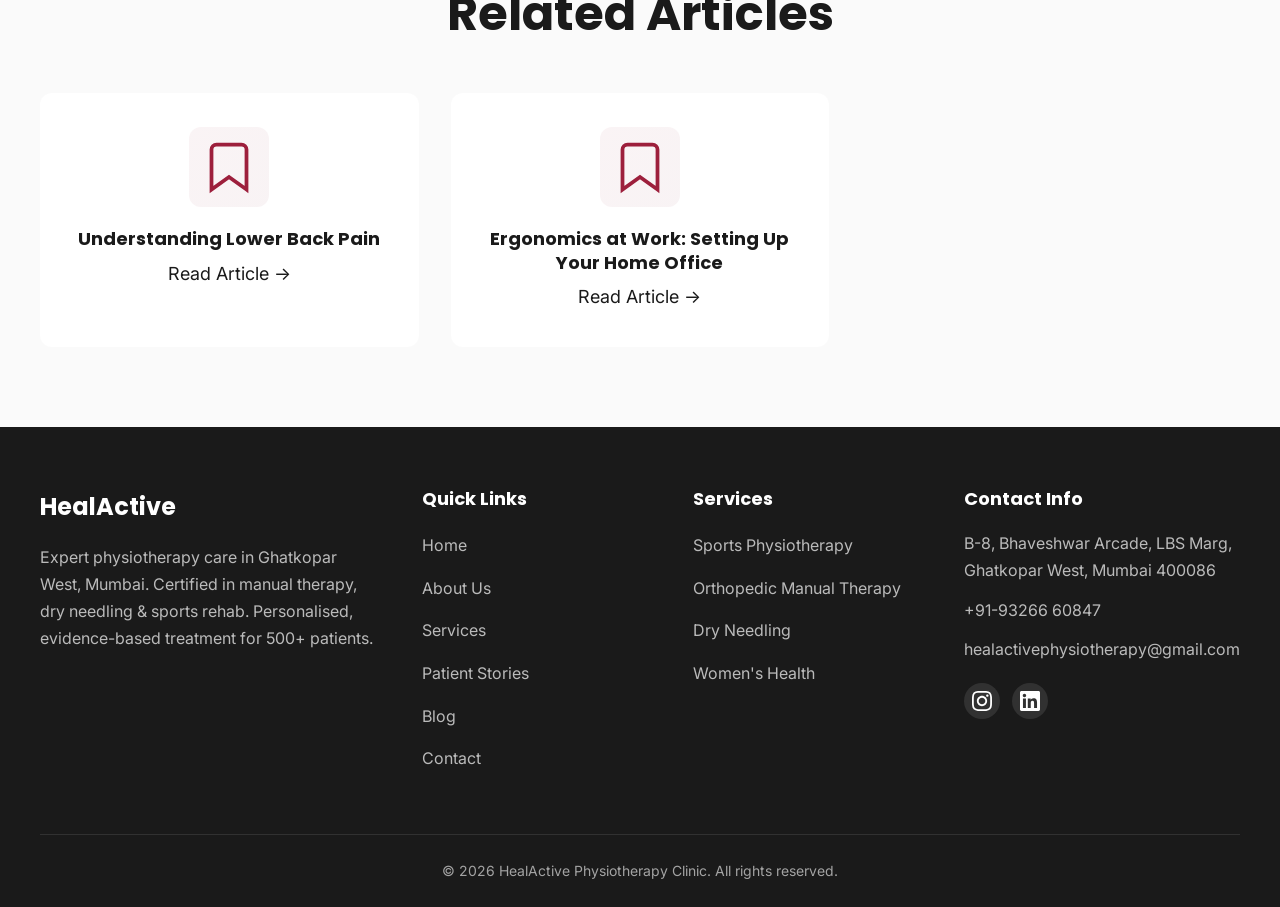
<file: blogs/sports-injury-prevention.html>
<!DOCTYPE html>
<html lang="en">
<head>
    <meta charset="UTF-8">
    <meta name="viewport" content="width=device-width, initial-scale=1.0">
    <meta name="description" content="Evidence-based sports injury prevention: warm-ups, load management and strength work. By Dr. Yashvi Shah, sports physiotherapist in Ghatkopar, Mumbai.">
    <meta name="keywords" content="sports injury prevention, athlete injury tips, sports physiotherapy Mumbai, warm up cool down, ACL prevention, muscle strain prevention, Ghatkopar physiotherapist">
    <meta name="author" content="Dr. Yashvi Shah, BPTh">
    <meta name="geo.region" content="IN-MH">
    <meta name="geo.placename" content="Mumbai">
    <meta name="geo.position" content="19.090804;72.9063589">
    <meta name="ICBM" content="19.090804, 72.9063589">

    <!-- Open Graph / Facebook -->
    <meta property="og:type" content="article">
    <meta property="og:url" content="https://healactive.in/blogs/sports-injury-prevention">
    <meta property="og:title" content="Sports Injury Prevention: Essential Tips for Athletes">
    <meta property="og:description" content="Learn essential sports injury prevention strategies and evidence-based tips to keep athletes performing at their peak.">
    <meta property="og:image" content="https://healactive.in/images/blog-sports-injury.jpg">
    <meta property="og:locale" content="en_IN">
    <meta property="article:published_time" content="2026-03-10T10:00:00+05:30">
    <meta property="article:author" content="Dr. Yashvi Shah">
    <meta property="article:section" content="Sports Physiotherapy">
    <meta property="article:tag" content="Sports Injury">
    <meta property="article:tag" content="Physiotherapy">
    <meta property="article:tag" content="Athlete Health">

    <!-- Twitter -->
    <meta property="twitter:card" content="summary_large_image">
    <meta property="twitter:url" content="https://healactive.in/blogs/sports-injury-prevention">
    <meta property="twitter:title" content="Sports Injury Prevention: Essential Tips for Athletes">
    <meta property="twitter:description" content="Learn essential sports injury prevention strategies and evidence-based tips to keep athletes performing at their peak.">
    <meta property="twitter:image" content="https://healactive.in/images/blog-sports-injury.jpg">

    <title>Sports Injury Prevention: Essential Tips for Athletes | HealActive</title>
    <link rel="canonical" href="https://healactive.in/blogs/sports-injury-prevention">
    <link rel="preconnect" href="https://fonts.googleapis.com">
    <link rel="preconnect" href="https://fonts.gstatic.com" crossorigin>
    <link href="https://fonts.googleapis.com/css2?family=Inter:wght@300;400;500;600;700&family=Poppins:wght@600;700&display=swap" rel="stylesheet">
    <link rel="stylesheet" href="../style.css">

    <!-- Structured Data -->
    <script type="application/ld+json">
    {
      "@context": "https://schema.org",
      "@type": "BlogPosting",
      "mainEntityOfPage": {
        "@type": "WebPage",
        "@id": "https://healactive.in/blogs/sports-injury-prevention"
      },
      "headline": "Sports Injury Prevention: Essential Tips for Athletes",
      "description": "Sports injuries can sideline athletes for weeks or months. Learn evidence-based prevention strategies that keep your body strong, resilient, and ready to perform.",
      "image": "https://healactive.in/images/blog-sports-injury.jpg",
      "author": {
        "@type": "Person",
        "name": "Dr. Yashvi Shah",
        "jobTitle": "Physiotherapist",
        "hasCredential": {"@type": "EducationalOccupationalCredential", "credentialCategory": "degree", "name": "Bachelor of Physiotherapy (BPTh)"},
        "url": "https://healactive.in/about"
      },
      "publisher": {
        "@type": "Organization",
        "name": "HealActive Physiotherapy Clinic",
        "logo": {
          "@type": "ImageObject",
          "url": "https://healactive.in/healactivelogonobg.png"
        }
      },
      "datePublished": "2026-03-10",
      "dateModified": "2026-03-10",
      "keywords": "sports injury prevention, athlete health, physiotherapy, warm-up, recovery, sports performance",
      "articleSection": "Sports Physiotherapy",
      "wordCount": 1600,
      "inLanguage": "en-IN",
      "about": {
        "@type": "MedicalCondition",
        "name": "Sports Injuries"
      }
    }
    </script>

    <script type="application/ld+json">
    {
      "@context": "https://schema.org",
      "@type": "MedicalWebPage",
      "about": {
        "@type": "MedicalCondition",
        "name": "Sports Injuries",
        "alternateName": "Athletic Injuries"
      },
      "audience": {
        "@type": "PeopleAudience",
        "suggestedMinAge": 16
      },
      "lastReviewed": "2026-03-10",
      "reviewedBy": {
        "@type": "Person",
        "name": "Dr. Yashvi Shah",
        "hasCredential": {"@type": "EducationalOccupationalCredential", "credentialCategory": "degree", "name": "Bachelor of Physiotherapy (BPTh)"}
      }
    }
    </script>
    <script type="application/ld+json">
    {
      "@context": "https://schema.org",
      "@graph": [
        {
          "@type": "BreadcrumbList",
          "itemListElement": [
            {
              "@type": "ListItem",
              "position": 1,
              "name": "Home",
              "item": "https://healactive.in/"
            },
            {
              "@type": "ListItem",
              "position": 2,
              "name": "Blog",
              "item": "https://healactive.in/blog"
            },
            {
              "@type": "ListItem",
              "position": 3,
              "name": "Sports Injury Prevention",
              "item": "https://healactive.in/blogs/sports-injury-prevention"
            }
          ]
        }
      ]
    }
    </script>
    <!-- Google tag (gtag.js) -->
    <script async src="https://www.googletagmanager.com/gtag/js?id=G-JWW0J9REW7"></script>
    <script>
      window.dataLayer = window.dataLayer || [];
      function gtag(){dataLayer.push(arguments);}
      gtag('js', new Date());
      gtag('config', 'G-JWW0J9REW7');
      // Count phone and WhatsApp taps as GA4 events (mark them as key events in GA4).
      document.addEventListener('click', function (e) {
        var a = e.target.closest ? e.target.closest('a[href]') : null;
        if (!a) return;
        var href = a.getAttribute('href') || '';
        if (href.indexOf('tel:') === 0) gtag('event', 'phone_click', { link_url: href });
        else if (href.indexOf('https://wa.me/') === 0) gtag('event', 'whatsapp_click', { link_url: href });
      });
    </script>
</head>
<body>
    <!-- Header -->
    <header class="header" id="header">
        <div class="container">
            <div class="header-content">
                <div class="logo">
                    <a href="/">
                        <img src="../healactivelogonobg.png" alt="HealActive Physiotherapy Clinic" class="logo-img">
                    </a>
                </div>
                <nav class="nav" id="nav">
                    <a href="/" class="nav-link">Home</a>
                    <div class="nav-dropdown">
                        <a href="/services" class="nav-link">Services</a>
                        <div class="dropdown-content">
                            <a href="/services#sports">Sports Physiotherapy</a>
                            <a href="/services#orthopedic">Orthopedic Manual Therapy</a>
                            <a href="/services#surgical">Post-Surgical Recovery</a>
                            <a href="/services#dry-needling">Dry Needling Therapy</a>
                            <a href="/services#neurodynamic">Neurodynamic Solutions</a>
                            <a href="/services#womens-health">Women's Health Program</a>
                            <a href="/services#ergonomics">Ergonomic &amp; Posture Correction</a>
                            <a href="/services#senior-citizens">Senior Citizens Program</a>
                        </div>
                    </div>
                    <a href="/testimonials" class="nav-link">Patient Stories</a>
                    <a href="/about" class="nav-link">About Us</a>
                    <a href="/blog" class="nav-link active">Blog</a>
                    <a href="/contactus" class="nav-link">Contact Us</a>
                </nav>
                <a href="/contactus" class="btn btn-primary btn-header">Book Appointment</a>
                <button class="mobile-toggle" id="mobile-toggle" aria-label="Toggle menu">
                    <span></span>
                    <span></span>
                    <span></span>
                </button>
            </div>
        </div>
    </header>

    <!-- Breadcrumb -->
    <nav class="breadcrumb" aria-label="Breadcrumb">
        <div class="container">
            <ol class="breadcrumb-list">
                <li><a href="/">Home</a></li>
                <li><a href="/blog">Blog</a></li>
                <li aria-current="page">Sports Injury Prevention</li>
            </ol>
        </div>
    </nav>

    <!-- Blog Post Header -->
    <article class="blog-post">
        <header class="blog-post-header">
            <div class="container-narrow">
                <div class="blog-post-meta">
                    <span class="blog-category-tag">Sports &amp; Fitness</span>
                    <span class="blog-post-date">
                        <svg width="16" height="16" viewBox="0 0 24 24" fill="none" stroke="currentColor" stroke-width="2">
                            <circle cx="12" cy="12" r="10"></circle>
                            <polyline points="12 6 12 12 16 14"></polyline>
                        </svg>
                        March 10, 2026
                    </span>
                    <span class="blog-read-time">
                        <svg width="16" height="16" viewBox="0 0 24 24" fill="none" stroke="currentColor" stroke-width="2">
                            <path d="M2 3h6a4 4 0 0 1 4 4v14a3 3 0 0 0-3-3H2z"></path>
                            <path d="M22 3h-6a4 4 0 0 0-4 4v14a3 3 0 0 1 3-3h7z"></path>
                        </svg>
                        6 min read
                    </span>
                </div>
                <h1 class="blog-post-title">Sports Injury Prevention: Essential Tips for Athletes</h1>
                <p class="blog-post-subtitle">Evidence-based strategies every athlete should know to protect their body, optimise performance, and stay off the sidelines.</p>

                <div class="blog-author-box">
                    <div class="author-avatar">YS</div>
                    <div class="author-details">
                        <div class="author-name">Dr. Yashvi Shah</div>
                        <div class="author-credentials">BPTh, COMT Certified | HealActive Physiotherapy Clinic, Mumbai</div>
                    </div>
                </div>
            </div>
        </header>

        <!-- Featured Image -->
        <div class="blog-featured-image">
            <div class="container-narrow">
                <img src="../images/blog-sports-injury.svg" alt="Sports Injury Prevention: Essential Tips for Athletes" class="featured-img">
            </div>
        </div>

        <!-- Blog Content -->
        <div class="blog-post-content">
            <div class="container-narrow">

                <section class="content-section">
                    <p class="lead-paragraph">Whether you're a weekend warrior, a competitive club athlete, or a professional sportsperson, injuries are one of the biggest threats to your performance and long-term health. The good news is that research consistently shows that a large proportion of sports injuries are preventable — with the right preparation, training habits, and recovery strategies.</p>
                </section>

                <section class="content-section">
                    <h2>Why Do Sports Injuries Happen?</h2>
                    <p>Most sports injuries don't occur from a single dramatic event. In clinical practice, the majority are the result of cumulative overload — doing too much, too soon, too often — combined with inadequate preparation or recovery. The body is remarkably adaptable, but it needs time and the right stimulus to build resilience.</p>

                    <p>At HealActive in Ghatkopar West, Mumbai, I work with athletes across a wide range of sports and fitness levels. What I see time and again is that injury prevention is far less glamorous than performance training — but it pays dividends that no amount of talent or hard work can recover once you're sidelined.</p>
                </section>

                <section class="content-section">
                    <h2>The Most Common Sports Injuries</h2>

                    <h3>1. Ankle Sprains</h3>
                    <p>Among the most frequent injuries in virtually every sport, ankle sprains occur when the ligaments around the ankle are stretched or torn, typically through a sudden twist or roll. Incomplete rehabilitation after a first sprain is the leading risk factor for recurrence.</p>

                    <h3>2. Knee Injuries (ACL, Meniscus, Patellofemoral)</h3>
                    <p>The knee bears tremendous load during running, jumping, and cutting movements. ACL tears are particularly common in sports involving sudden direction changes, while patellofemoral pain (runner's knee) affects athletes engaged in high-volume training without adequate hip and core strength.</p>

                    <div class="info-box">
                        <div class="info-box-icon">💡</div>
                        <div class="info-box-content">
                            <strong>Did You Know?</strong> Neuromuscular training programmes have been shown to reduce ACL injuries in sports players by up to 50%. Prevention programmes work — when athletes actually do them.
                        </div>
                    </div>

                    <h3>3. Hamstring Strains</h3>
                    <p>A favourite injury of sprinters, footballers, and cricket players, hamstring strains often result from a combination of inadequate warm-up, muscle fatigue, and imbalances between hamstring and quadriceps strength. Nordic hamstring exercises have strong evidence behind them for reducing strain risk.</p>

                    <h3>4. Shoulder Injuries (Rotator Cuff, Impingement)</h3>
                    <p>Overhead athletes — swimmers, volleyball and badminton players, bowlers — are particularly susceptible to rotator cuff and shoulder impingement issues. Poor scapular control and thoracic stiffness are frequent underlying contributors.</p>

                    <h3>5. Shin Splints (Medial Tibial Stress Syndrome)</h3>
                    <p>Common in runners who ramp up mileage too quickly, shin splints present as diffuse pain along the inner shin. They are a classic overuse injury and an early warning sign that training load has outpaced the bone's ability to remodel.</p>
                </section>

                <section class="content-section">
                    <h2>The RAMP Warm-Up: Your First Line of Defence</h2>
                    <p>A proper warm-up is one of the simplest and most powerful injury-prevention tools available. I recommend the RAMP framework to every athlete I work with:</p>

                    <ul class="check-list">
                        <li><strong>Raise</strong> — Gradually increase heart rate and body temperature with light aerobic activity (5–10 minutes of jogging, cycling, or skipping)</li>
                        <li><strong>Activate</strong> — Wake up key muscle groups specific to your sport, especially glutes, hip stabilisers, and rotator cuff muscles</li>
                        <li><strong>Mobilise</strong> — Move joints through their full range of motion with dynamic (moving) stretches, not static holds</li>
                        <li><strong>Potentiate</strong> — Progressively build to sport-specific intensity with drills, accelerations, or skill-based movements</li>
                    </ul>

                    <div class="info-box warning-box">
                        <div class="info-box-icon">⚠️</div>
                        <div class="info-box-content">
                            <strong>Common Mistake:</strong> Static stretching (holding a stretch for 30+ seconds) before activity has been shown to temporarily reduce muscle power and is not recommended as part of a pre-exercise warm-up. Save static stretching for your cool-down.
                        </div>
                    </div>
                </section>

                <section class="content-section">
                    <h2>Evidence-Based Injury Prevention Strategies</h2>

                    <h3>Progressive Overload and Load Management</h3>
                    <p>The single most important principle in sports training is progressive overload: gradually increasing training stress so the body can adapt. The 10% rule — avoid increasing weekly training volume by more than 10% — is a useful starting guideline, although individual tolerance varies. Tracking your training load and monitoring how your body responds is essential, particularly when returning from illness or a lay-off.</p>

                    <h3>Strength Training for Injury Resilience</h3>
                    <p>There is compelling evidence that strength training reduces sports injury risk by approximately 30–50% across different sports. Key areas to target include the hip abductors and external rotators (critical for knee and ankle stability), core muscles (for spinal protection and force transfer), and posterior chain muscles including hamstrings and glutes.</p>

                    <h3>Neuromuscular and Balance Training</h3>
                    <p>Your nervous system plays a crucial role in protecting joints during dynamic movements. Balance and proprioception training — exercises that challenge your body's ability to sense its position in space — significantly reduce ankle and knee injury risk. Single-leg exercises, unstable surfaces, and reactive drills all contribute to better neuromuscular control.</p>

                    <h3>Adequate Recovery and Sleep</h3>
                    <p>Recovery is where adaptation actually happens. Sleep deprivation significantly impairs reaction time, decision-making, and tissue repair, all of which elevate injury risk. Athletes who sleep fewer than 8 hours per night have been shown in research to be at considerably higher risk of injury than those who consistently achieve adequate rest.</p>

                    <h3>Technique and Biomechanics</h3>
                    <p>Poor movement patterns place abnormal stress on joints and tissues. A physiotherapy movement screen can identify biomechanical risk factors — such as knee valgus during landing, excessive forward lean in running, or poor overhead mechanics — before they lead to injury. Correcting technique early is far more effective and economical than treating the injury it would have caused.</p>
                </section>

                <section class="content-section">
                    <h2>When to Seek a Sports Physiotherapist</h2>
                    <p>Not every ache requires a clinic visit, but the following signs warrant a professional assessment:</p>

                    <ul class="check-list">
                        <li>Pain that persists beyond 48–72 hours after activity</li>
                        <li>Swelling, bruising, or significant tenderness at a joint</li>
                        <li>A feeling of instability or "giving way" in a knee or ankle</li>
                        <li>Pain that alters your running gait, technique, or training behaviour</li>
                        <li>A recurring injury that keeps returning despite rest</li>
                        <li>Any sharp, locking, or catching sensation within a joint</li>
                        <li>Numbness, tingling, or weakness in a limb during or after sport</li>
                    </ul>
                </section>

                <section class="content-section">
                    <h2>The Role of Physiotherapy in Injury Prevention</h2>

                    <h3>Movement Screening</h3>
                    <p>A thorough pre-season or pre-activity movement assessment can identify asymmetries, mobility restrictions, and weakness patterns that predispose athletes to injury. At HealActive, I use functional movement screening alongside sport-specific tests to build a complete picture of your physical readiness.</p>

                    <h3>Personalised Prehabilitation Programmes</h3>
                    <p>Based on your screening results, I design targeted "prehab" exercise programmes that address your individual risk factors. These are not generic fitness plans — they are precise, evidence-based interventions aimed at the specific structures most likely to be injured given your sport, position, and movement profile.</p>

                    <h3>Dry Needling for Muscle Maintenance</h3>
                    <p>For athletes carrying persistent muscle tightness or trigger points that affect movement quality, <a href="/services#dry-needling">dry needling</a> can be a valuable tool in a prevention-focused programme. By releasing overactive muscles and restoring optimal length-tension relationships, it helps ensure your body moves efficiently under load.</p>

                    <h3>Return-to-Sport Planning</h3>
                    <p>For athletes recovering from a previous injury, structured return-to-sport protocols are essential for preventing re-injury. Returning to competition before full neuromuscular control and sport-specific fitness have been restored is one of the leading causes of recurrent injury.</p>
                </section>

                <section class="content-section">
                    <h2>My Top 5 Prevention Tips for Every Athlete</h2>

                    <ol class="numbered-list">
                        <li><strong>Never Skip Your Warm-Up:</strong> Even 10 minutes of structured preparation dramatically reduces injury risk. Treat it as part of your training, not optional admin before the real work begins.</li>
                        <li><strong>Strength Train Consistently:</strong> Two sessions of targeted strength work per week offers significant protective benefits for most athletes, regardless of sport. Focus on the posterior chain, hip stabilisers, and sport-specific muscle groups.</li>
                        <li><strong>Listen to Your Body:</strong> Pain is a signal, not a weakness. Distinguish between normal training discomfort and warning pain. Training through true pain typically turns manageable niggles into significant injuries.</li>
                        <li><strong>Prioritise Sleep and Recovery:</strong> Eight hours of sleep, adequate protein intake, and programmed rest days are not indulgences — they are non-negotiable foundations of athletic resilience.</li>
                        <li><strong>Get Screened Before You Break:</strong> A preventive physiotherapy assessment costs a fraction of the time and money required to treat a serious injury, and far less than the mental and physical toll of months on the sideline.</li>
                    </ol>
                </section>

                <section class="content-section">
                    <h2>What to Expect at a Sports Physiotherapy Assessment</h2>
                    <p>At HealActive, a sports physiotherapy consultation is a comprehensive, athlete-focused session. Here is what I cover:</p>

                    <ul class="check-list">
                        <li>Detailed sport and training history, including current load and any previous injuries</li>
                        <li>Functional movement and sport-specific screening</li>
                        <li>Strength and flexibility testing of key muscle groups</li>
                        <li>Identification of biomechanical risk factors in your movement patterns</li>
                        <li>A personalised written prehabilitation or return-to-sport programme</li>
                        <li>Education on load management, recovery strategies, and self-monitoring tools</li>
                    </ul>

                    <p>Most athletes leave their first session with a clear understanding of their injury risk profile and a concrete plan to address it — often including exercises they can start the same day.</p>
                </section>

                <section class="content-section">
                    <h2>Staying in the Game for the Long Term</h2>
                    <p>The athletes I admire most are not necessarily the most talented — they are the ones who have learned to train intelligently, respect their body's signals, and build a long, consistent career by staying healthy. Injury prevention is not glamorous, but the cumulative benefit of thousands of uninterrupted training sessions is the foundation of athletic excellence.</p>

                    <p>Across the athletes I work with in Mumbai, the pattern is clear: those who invest in prevention — even modestly — spend far more time doing what they love and far less time managing setbacks. That investment starts with the right information and the right professional support.</p>
                </section>

                <div class="blog-cta-box">
                    <h3>Want to Athlete-Proof Your Body?</h3>
                    <p>Book a <a href="/services#sports">sports physiotherapy assessment</a> at HealActive and get a personalised injury prevention plan tailored to your sport, training load, and individual risk factors.</p>
                    <div class="cta-buttons">
                        <a href="/contactus" class="btn btn-primary">Book Your Assessment</a>
                        <a href="tel:+919326660847" class="btn btn-outline">Call +91-93266 60847</a>
                    </div>
                </div>

                <section class="content-section">
                    <h2>Final Thoughts</h2>
                    <p>Sports injuries are a fact of athletic life, but they don't have to be inevitable. With evidence-based warm-up routines, intelligent load management, targeted strength training, and the guidance of a sports physiotherapist, you can dramatically reduce your risk and extend your sporting career.</p>

                    <p>Every athlete is different, and the best injury prevention programme is one that is built around your unique body, your sport, and your goals. Cookie-cutter approaches miss the individual factors that matter most.</p>

                    <p>If you are an athlete in Mumbai looking to stay healthy and perform at your best, I would love to help. Reach out to HealActive and let's build a prevention plan that keeps you on the field, court, or track — where you belong.</p>
                </section>

                <!-- Author Bio -->
                <div class="author-bio-box">
                    <div class="author-bio-image">
                        <div class="author-avatar-large">YS</div>
                    </div>
                    <div class="author-bio-content">
                        <h3>About the Author</h3>
                        <h4>Dr. Yashvi Shah, BPTh</h4>
                        <p>Dr. Yashvi Shah is a certified physiotherapist with advanced certifications in Orthopedic Manual Therapy (COMT), Dry Needling (CDNP), and Neurodynamic Solutions (NDS). With over 4 years of experience treating musculoskeletal conditions, she has helped 500+ patients in Mumbai recover from injuries, manage chronic pain, and return to their active lifestyles.</p>
                        <p>At HealActive Physiotherapy Clinic in Ghatkopar West, Dr. Shah combines evidence-based treatment techniques with a patient-centered approach, ensuring every person receives personalised care tailored to their unique needs and recovery goals.</p>
                        <a href="/about" class="read-more-link">Learn more about Dr. Yashvi Shah →</a>
                    </div>
                </div>

                <!-- Tags -->
                <div class="blog-tags">
                    <span class="tag-label">Tags:</span>
                    <a href="/blog?tag=sports-injury" class="tag">#SportsInjury</a>
                    <a href="/blog?tag=injury-prevention" class="tag">#InjuryPrevention</a>
                    <a href="/blog?tag=sports-physiotherapy" class="tag">#SportsPhysiotherapy</a>
                    <a href="/blog?tag=athlete-health" class="tag">#AthleteHealth</a>
                    <a href="/blog?tag=mumbai" class="tag">#Mumbai</a>
                </div>

                <!-- Social Share -->
                <div class="social-share">
                    <span class="share-label">Share this article:</span>
                    <div class="share-buttons">
                        <a href="https://www.facebook.com/sharer/sharer.php?u=https%3A%2F%2Fhealactive.in%2Fblogs%2Fsports-injury-prevention" target="_blank" rel="noopener" class="share-btn share-facebook" aria-label="Share on Facebook">
                            <svg width="20" height="20" viewBox="0 0 24 24" fill="currentColor">
                                <path d="M24 12.073c0-6.627-5.373-12-12-12s-12 5.373-12 12c0 5.99 4.388 10.954 10.125 11.854v-8.385H7.078v-3.47h3.047V9.43c0-3.007 1.792-4.669 4.533-4.669 1.312 0 2.686.235 2.686.235v2.953H15.83c-1.491 0-1.956.925-1.956 1.874v2.25h3.328l-.532 3.47h-2.796v8.385C19.612 23.027 24 18.062 24 12.073z"/>
                            </svg>
                        </a>
                        <a href="https://twitter.com/intent/tweet?url=https%3A%2F%2Fhealactive.in%2Fblogs%2Fsports-injury-prevention&amp;text=Sports%20Injury%20Prevention%3A%20Essential%20Tips%20for%20Athletes" target="_blank" rel="noopener" class="share-btn share-twitter" aria-label="Share on Twitter">
                            <svg width="20" height="20" viewBox="0 0 24 24" fill="currentColor">
                                <path d="M23.953 4.57a10 10 0 01-2.825.775 4.958 4.958 0 002.163-2.723c-.951.555-2.005.959-3.127 1.184a4.92 4.92 0 00-8.384 4.482C7.69 8.095 4.067 6.13 1.64 3.162a4.822 4.822 0 00-.666 2.475c0 1.71.87 3.213 2.188 4.096a4.904 4.904 0 01-2.228-.616v.06a4.923 4.923 0 003.946 4.827 4.996 4.996 0 01-2.212.085 4.936 4.936 0 004.604 3.417 9.867 9.867 0 01-6.102 2.105c-.39 0-.779-.023-1.17-.067a13.995 13.995 0 007.557 2.209c9.053 0 13.998-7.496 13.998-13.985 0-.21 0-.42-.015-.63A9.935 9.935 0 0024 4.59z"/>
                            </svg>
                        </a>
                        <a href="https://www.linkedin.com/sharing/share-offsite/?url=https%3A%2F%2Fhealactive.in%2Fblogs%2Fsports-injury-prevention" target="_blank" rel="noopener" class="share-btn share-linkedin" aria-label="Share on LinkedIn">
                            <svg width="20" height="20" viewBox="0 0 24 24" fill="currentColor">
                                <path d="M20.447 20.452h-3.554v-5.569c0-1.328-.027-3.037-1.852-3.037-1.853 0-2.136 1.445-2.136 2.939v5.667H9.351V9h3.414v1.561h.046c.477-.9 1.637-1.85 3.37-1.85 3.601 0 4.267 2.37 4.267 5.455v6.286zM5.337 7.433c-1.144 0-2.063-.926-2.063-2.065 0-1.138.92-2.063 2.063-2.063 1.14 0 2.064.925 2.064 2.063 0 1.139-.925 2.065-2.064 2.065zm1.782 13.019H3.555V9h3.564v11.452zM22.225 0H1.771C.792 0 0 .774 0 1.729v20.542C0 23.227.792 24 1.771 24h20.451C23.2 24 24 23.227 24 22.271V1.729C24 .774 23.2 0 22.222 0h.003z"/>
                            </svg>
                        </a>
                        <a href="https://wa.me/?text=Sports%20Injury%20Prevention%3A%20Essential%20Tips%20for%20Athletes%20https%3A%2F%2Fhealactive.in%2Fblogs%2Fsports-injury-prevention" target="_blank" rel="noopener" class="share-btn share-whatsapp" aria-label="Share on WhatsApp">
                            <svg width="20" height="20" viewBox="0 0 24 24" fill="currentColor">
                                <path d="M17.472 14.382c-.297-.149-1.758-.867-2.03-.967-.273-.099-.471-.148-.67.15-.197.297-.767.966-.94 1.164-.173.199-.347.223-.644.075-.297-.15-1.255-.463-2.39-1.475-.883-.788-1.48-1.761-1.653-2.059-.173-.297-.018-.458.13-.606.134-.133.298-.347.446-.52.149-.174.198-.298.298-.497.099-.198.05-.371-.025-.52-.075-.149-.669-1.612-.916-2.207-.242-.579-.487-.5-.669-.51-.173-.008-.371-.01-.57-.01-.198 0-.52.074-.792.372-.272.297-1.04 1.016-1.04 2.479 0 1.462 1.065 2.875 1.213 3.074.149.198 2.096 3.2 5.077 4.487.709.306 1.262.489 1.694.625.712.227 1.36.195 1.871.118.571-.085 1.758-.719 2.006-1.413.248-.694.248-1.289.173-1.413-.074-.124-.272-.198-.57-.347m-5.421 7.403h-.004a9.87 9.87 0 01-5.031-1.378l-.361-.214-3.741.982.998-3.648-.235-.374a9.86 9.86 0 01-1.51-5.26c.001-5.45 4.436-9.884 9.888-9.884 2.64 0 5.122 1.03 6.988 2.898a9.825 9.825 0 012.893 6.994c-.003 5.45-4.437 9.884-9.885 9.884m8.413-18.297A11.815 11.815 0 0012.05 0C5.495 0 .16 5.335.157 11.892c0 2.096.547 4.142 1.588 5.945L.057 24l6.305-1.654a11.882 11.882 0 005.683 1.448h.005c6.554 0 11.89-5.335 11.893-11.893a11.821 11.821 0 00-3.48-8.413z"/>
                            </svg>
                        </a>
                    </div>
                </div>

            </div>
        </div>
    </article>

    <!-- Related Posts -->
    <section class="related-posts">
        <div class="container">
            <h2 class="section-title">Related Articles</h2>
            <div class="related-posts-grid">
                <div class="related-post-card">
                    <div class="related-post-image-placeholder">
                        <svg width="60" height="60" viewBox="0 0 24 24" fill="none" stroke="currentColor" stroke-width="1.5">
                            <path d="M19 21l-7-5-7 5V5a2 2 0 0 1 2-2h10a2 2 0 0 1 2 2z"></path>
                        </svg>
                    </div>
                    <h3>Understanding Lower Back Pain</h3>
                    <a href="/blogs/understanding-lower-back-pain">Read Article →</a>
                </div>
                <div class="related-post-card">
                    <div class="related-post-image-placeholder">
                        <svg width="60" height="60" viewBox="0 0 24 24" fill="none" stroke="currentColor" stroke-width="1.5">
                            <path d="M19 21l-7-5-7 5V5a2 2 0 0 1 2-2h10a2 2 0 0 1 2 2z"></path>
                        </svg>
                    </div>
                    <h3>Ergonomics at Work: Setting Up Your Home Office</h3>
                    <a href="/blogs/ergonomics-home-office">Read Article →</a>
                </div>
            </div>
        </div>
    </section>

    <!-- Footer -->
    <footer class="footer">
        <div class="container">
            <div class="footer-content">
                <div class="footer-col">
                    <div class="footer-logo">
                        <div class="footer-logo-text">HealActive</div>
                    </div>
                    <p class="footer-about">Expert physiotherapy care in Ghatkopar West, Mumbai. Certified in manual therapy, dry needling &amp; sports rehab. Personalised, evidence-based treatment for 500+ patients.</p>
                </div>
                <div class="footer-col">
                    <h4>Quick Links</h4>
                    <ul class="footer-links">
                        <li><a href="/">Home</a></li>
                        <li><a href="/about">About Us</a></li>
                        <li><a href="/services">Services</a></li>
                        <li><a href="/testimonials">Patient Stories</a></li>
                        <li><a href="/blog">Blog</a></li>
                        <li><a href="/contactus">Contact</a></li>
                    </ul>
                </div>
                <div class="footer-col">
                    <h4>Services</h4>
                    <ul class="footer-links">
                        <li><a href="/services#sports">Sports Physiotherapy</a></li>
                        <li><a href="/services#orthopedic">Orthopedic Manual Therapy</a></li>
                        <li><a href="/services#dry-needling">Dry Needling</a></li>
                        <li><a href="/services#womens-health">Women's Health</a></li>
                    </ul>
                </div>
                <div class="footer-col">
                    <h4>Contact Info</h4>
                    <ul class="footer-contact">
                        <li><a href="https://maps.google.com/?cid=14408027390088886582" target="_blank" rel="noopener">B-8, Bhaveshwar Arcade, LBS Marg, Ghatkopar West, Mumbai 400086</a></li>
                        <li><a href="tel:+919326660847">+91-93266 60847</a></li>
                        <li><a href="mailto:healactivephysiotherapy@gmail.com">healactivephysiotherapy@gmail.com</a></li>
                    </ul>
                    <div class="footer-social">
                        <a href="https://instagram.com/healactive.physiotherapy" target="_blank" rel="noopener" aria-label="Instagram">
                            <svg width="20" height="20" viewBox="0 0 24 24" fill="currentColor">
                                <path d="M12 2.163c3.204 0 3.584.012 4.85.07 3.252.148 4.771 1.691 4.919 4.919.058 1.265.069 1.645.069 4.849 0 3.205-.012 3.584-.069 4.849-.149 3.225-1.664 4.771-4.919 4.919-1.266.058-1.644.07-4.85.07-3.204 0-3.584-.012-4.849-.07-3.26-.149-4.771-1.699-4.919-4.92-.058-1.265-.07-1.644-.07-4.849 0-3.204.013-3.583.07-4.849.149-3.227 1.664-4.771 4.919-4.919 1.266-.057 1.645-.069 4.849-.069zm0-2.163c-3.259 0-3.667.014-4.947.072-4.358.2-6.78 2.618-6.98 6.98-.059 1.281-.073 1.689-.073 4.948 0 3.259.014 3.668.072 4.948.2 4.358 2.618 6.78 6.98 6.98 1.281.058 1.689.072 4.948.072 3.259 0 3.668-.014 4.948-.072 4.354-.2 6.782-2.618 6.979-6.98.059-1.28.073-1.689.073-4.948 0-3.259-.014-3.667-.072-4.947-.196-4.354-2.617-6.78-6.979-6.98-1.281-.059-1.69-.073-4.949-.073zm0 5.838c-3.403 0-6.162 2.759-6.162 6.162s2.759 6.163 6.162 6.163 6.162-2.759 6.162-6.163c0-3.403-2.759-6.162-6.162-6.162zm0 10.162c-2.209 0-4-1.79-4-4 0-2.209 1.791-4 4-4s4 1.791 4 4c0 2.21-1.791 4-4 4zm6.406-11.845c-.796 0-1.441.645-1.441 1.44s.645 1.44 1.441 1.44c.795 0 1.439-.645 1.439-1.44s-.644-1.44-1.439-1.44z"/>
                            </svg>
                        </a>
                        <a href="https://linkedin.com/in/yashvi-shah-057756186/" target="_blank" rel="noopener" aria-label="LinkedIn">
                            <svg width="20" height="20" viewBox="0 0 24 24" fill="currentColor">
                                <path d="M20.447 20.452h-3.554v-5.569c0-1.328-.027-3.037-1.852-3.037-1.853 0-2.136 1.445-2.136 2.939v5.667H9.351V9h3.414v1.561h.046c.477-.9 1.637-1.85 3.37-1.85 3.601 0 4.267 2.37 4.267 5.455v6.286zM5.337 7.433c-1.144 0-2.063-.926-2.063-2.065 0-1.138.92-2.063 2.063-2.063 1.14 0 2.064.925 2.064 2.063 0 1.139-.925 2.065-2.064 2.065zm1.782 13.019H3.555V9h3.564v11.452zM22.225 0H1.771C.792 0 0 .774 0 1.729v20.542C0 23.227.792 24 1.771 24h20.451C23.2 24 24 23.227 24 22.271V1.729C24 .774 23.2 0 22.222 0h.003z"/>
                            </svg>
                        </a>
                    </div>
                </div>
            </div>
            <div class="footer-bottom">
                <p>&copy; 2026 HealActive Physiotherapy Clinic. All rights reserved.</p>
            </div>
        </div>
    </footer>

    <script src="../script.js"></script>
</body>
</html>
</file>
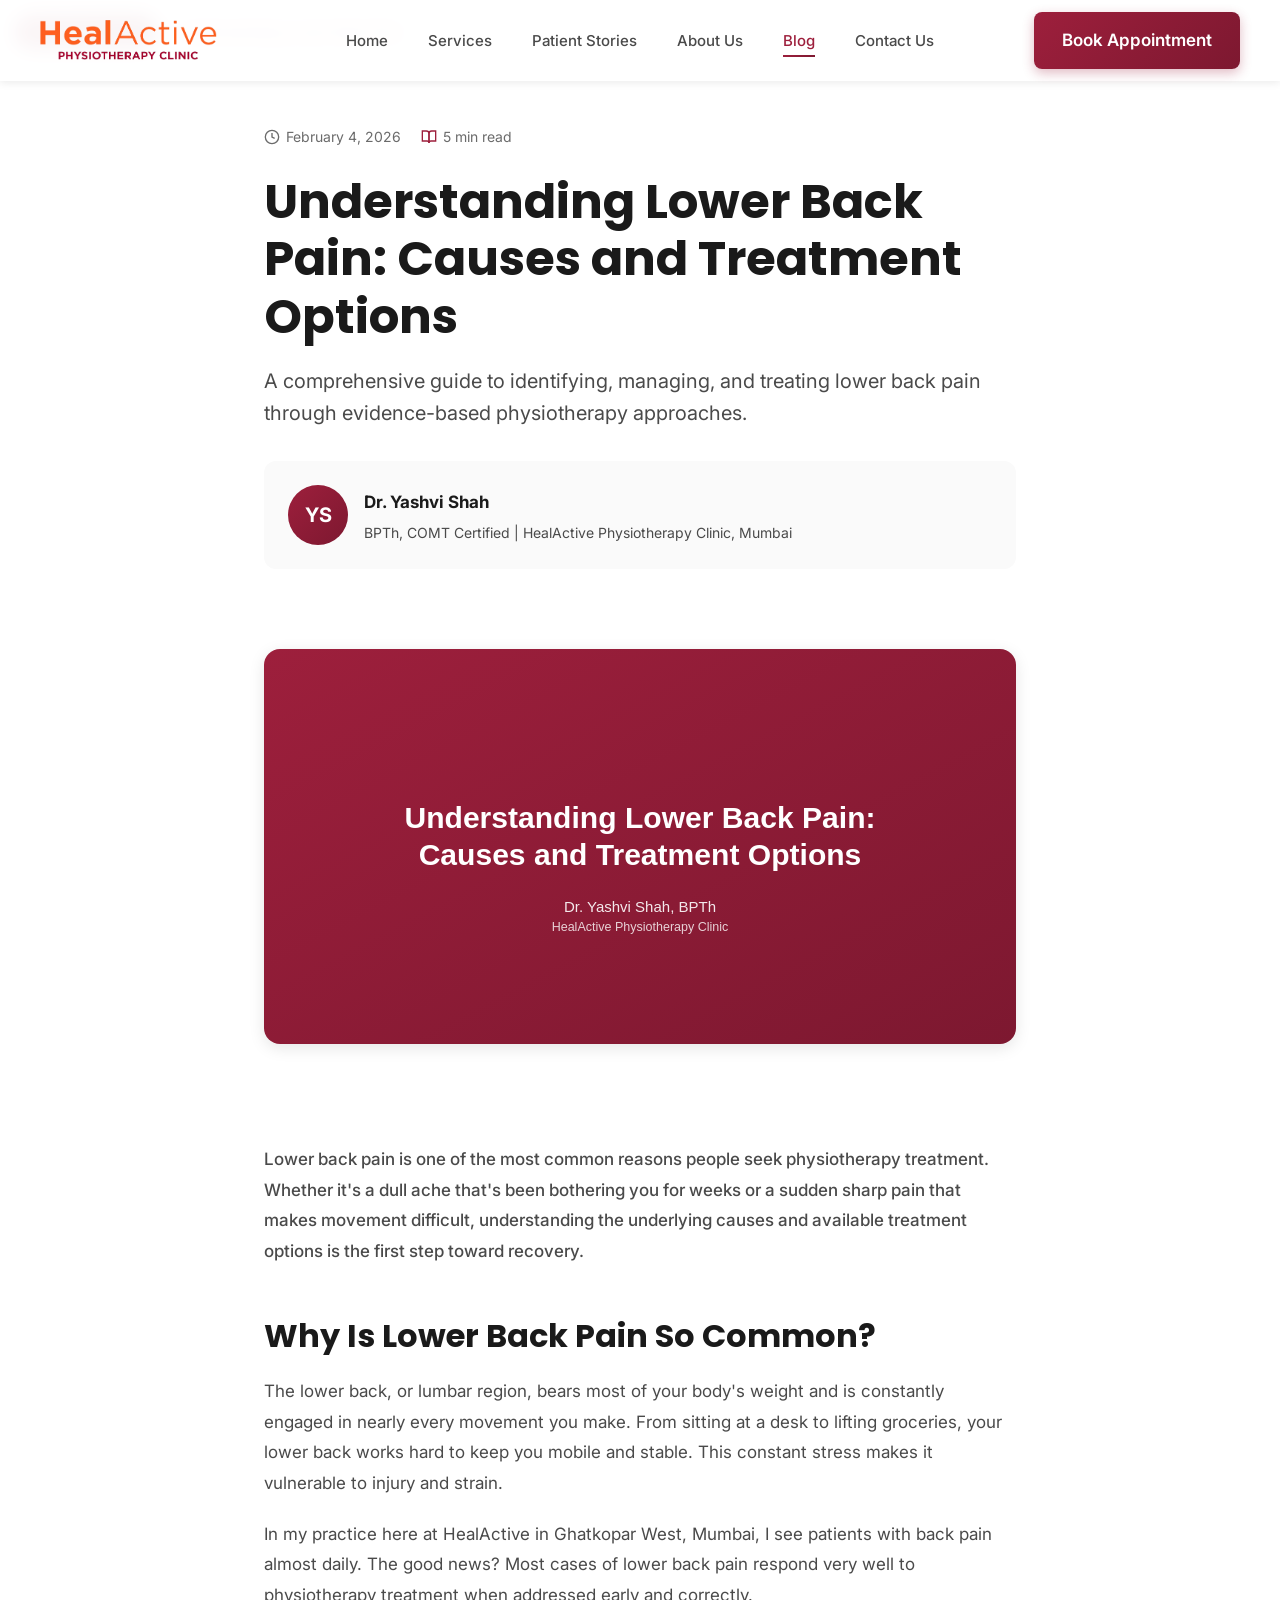
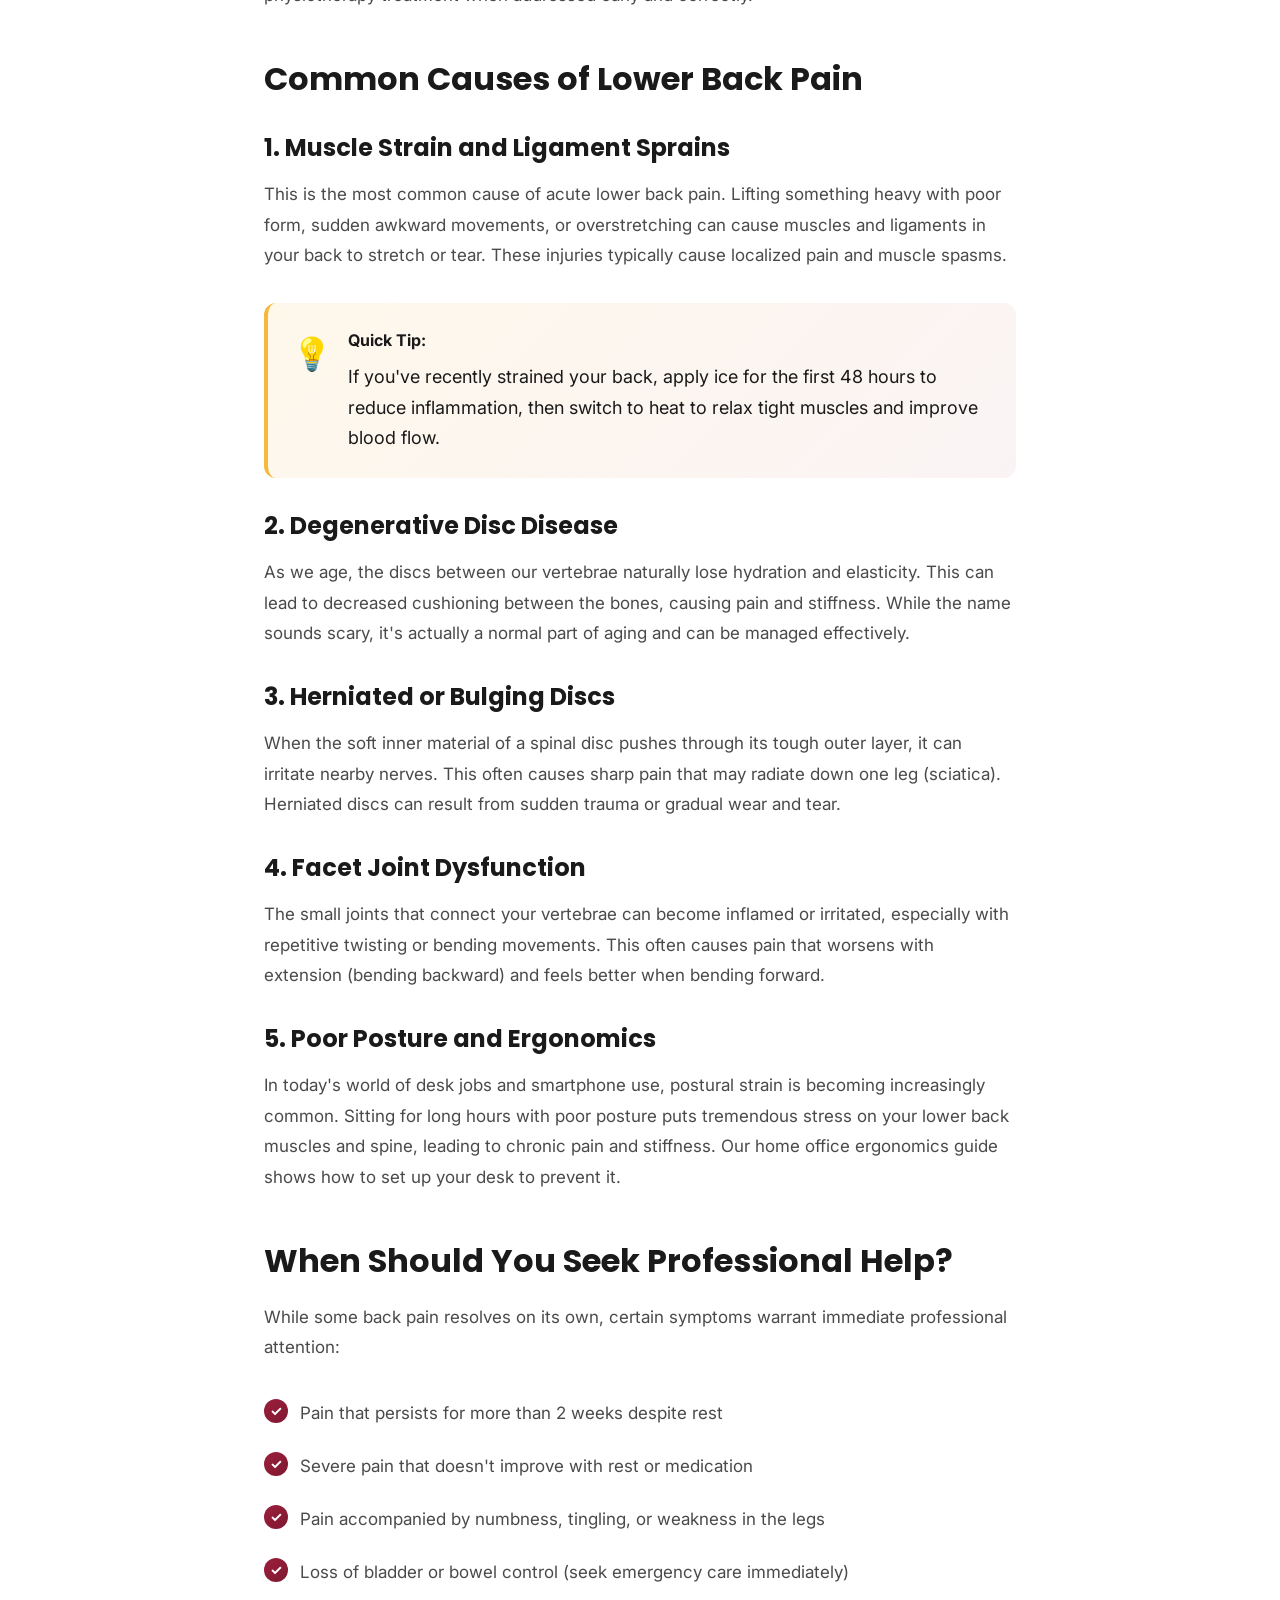
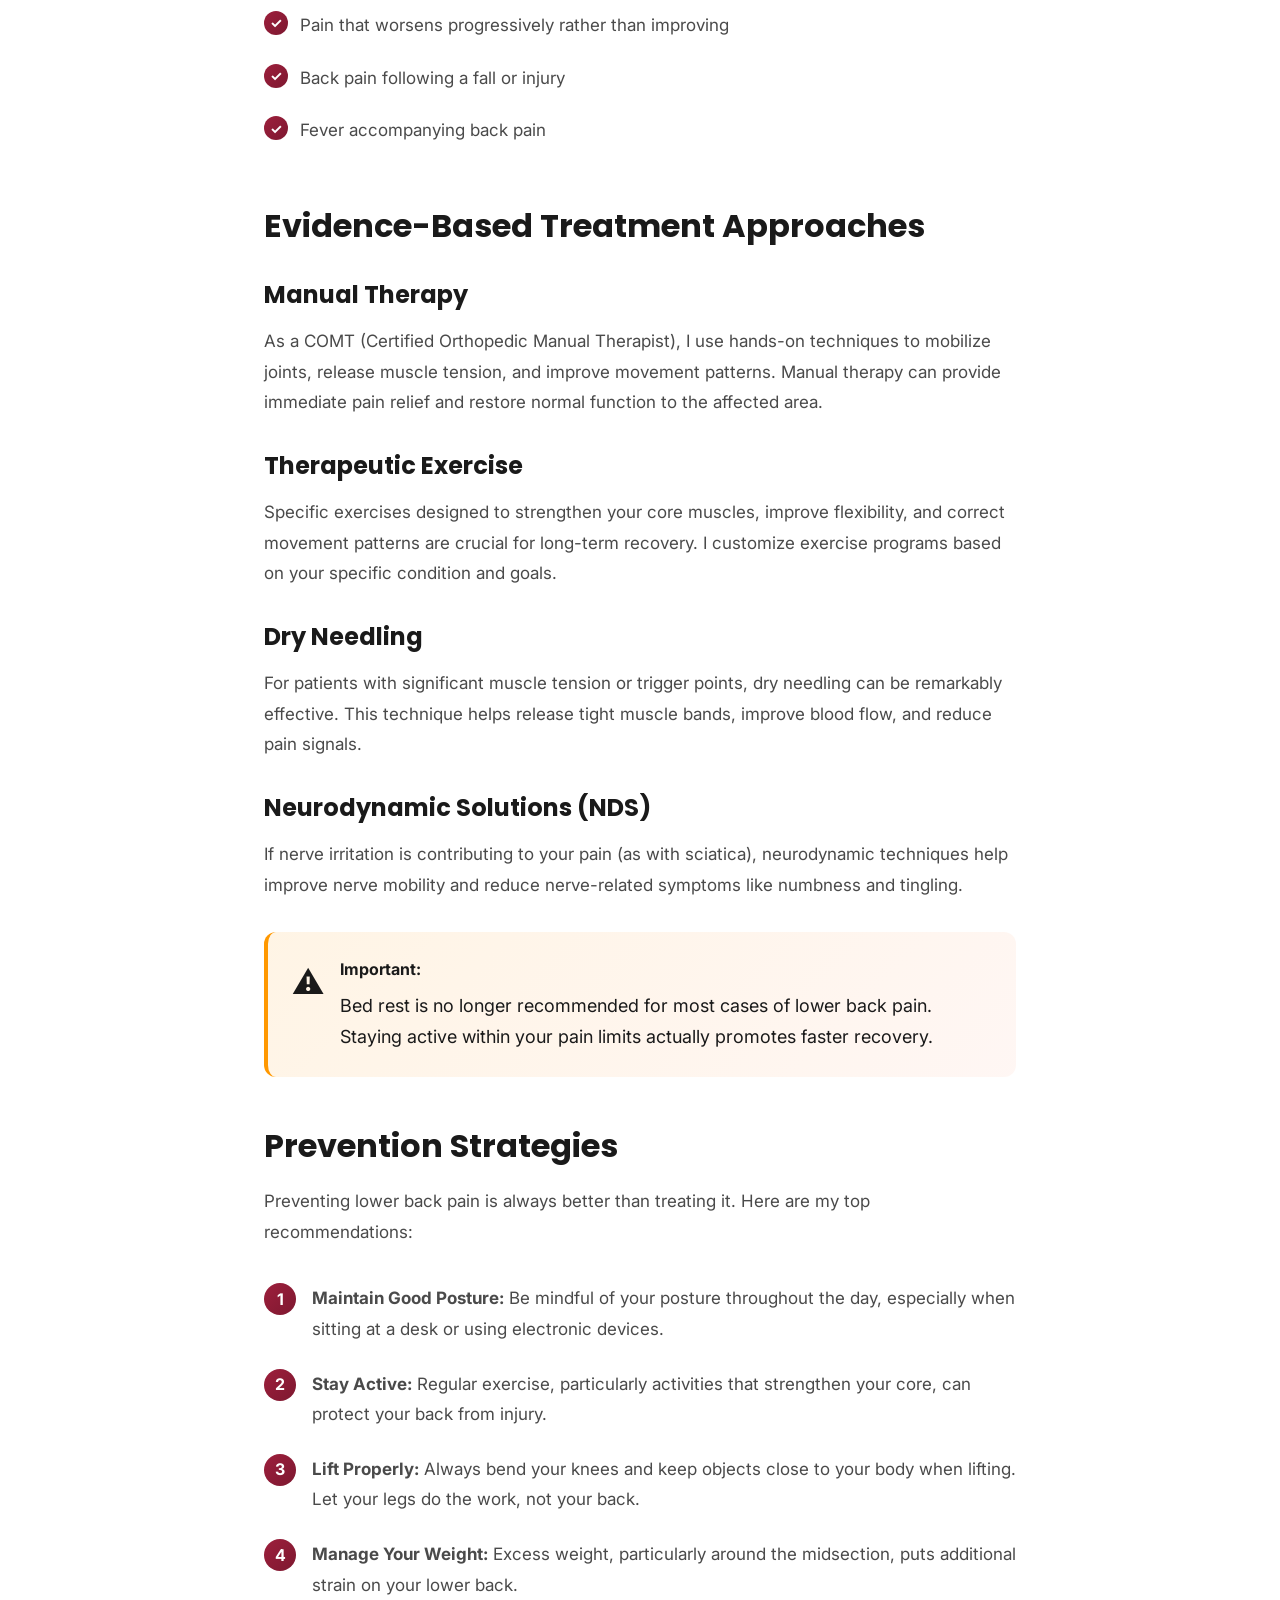
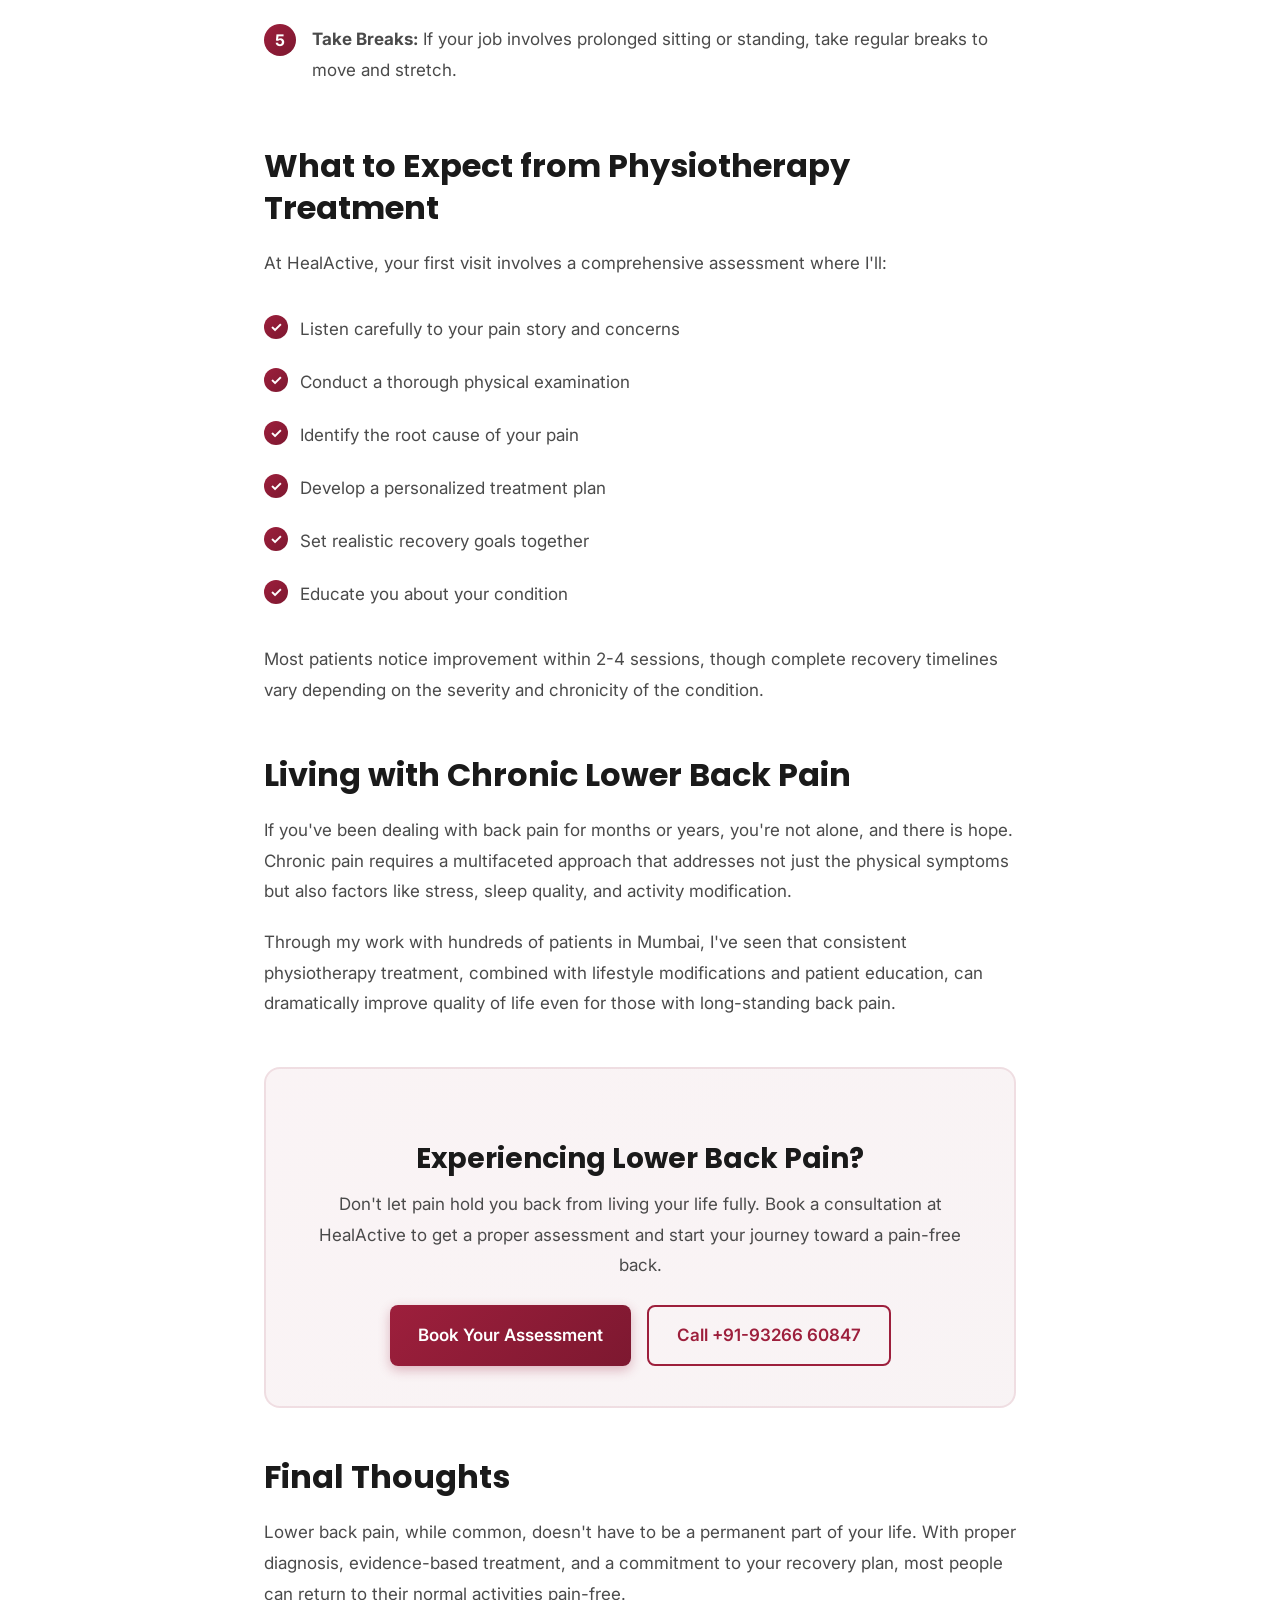
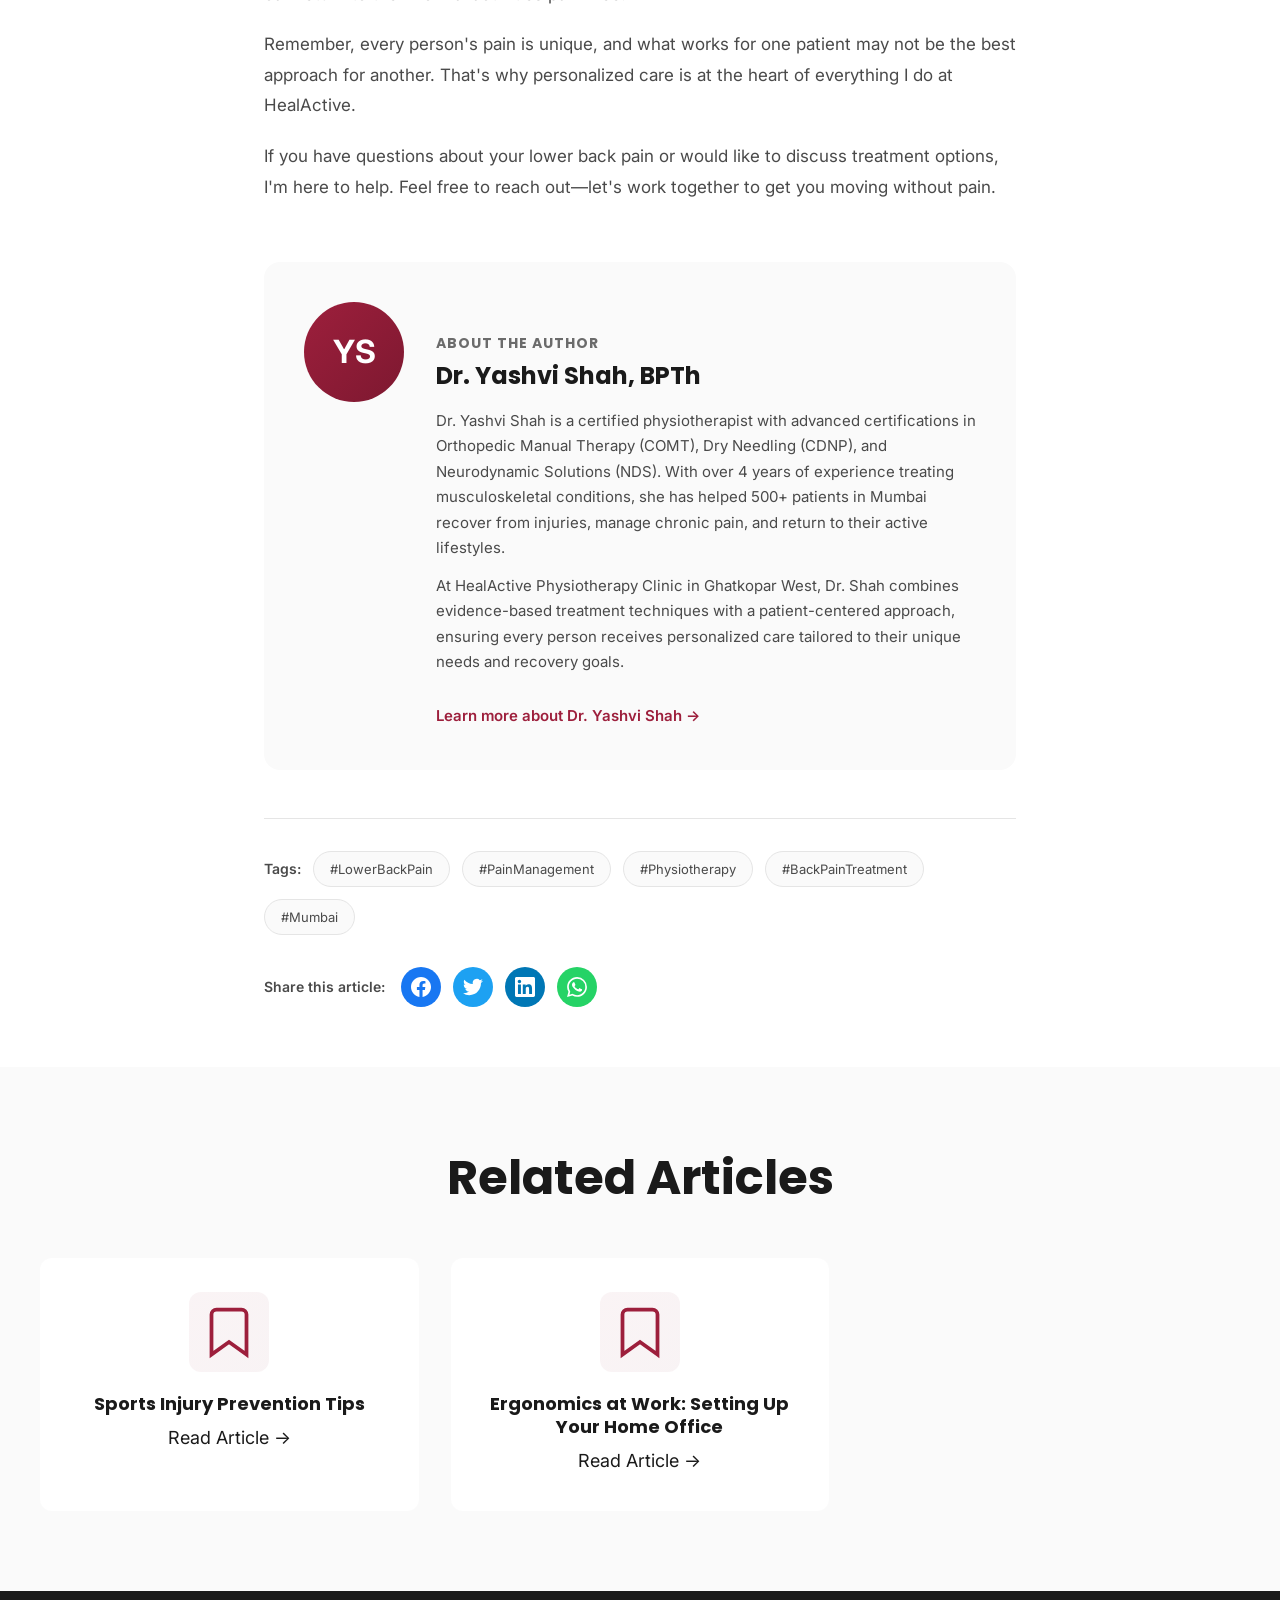
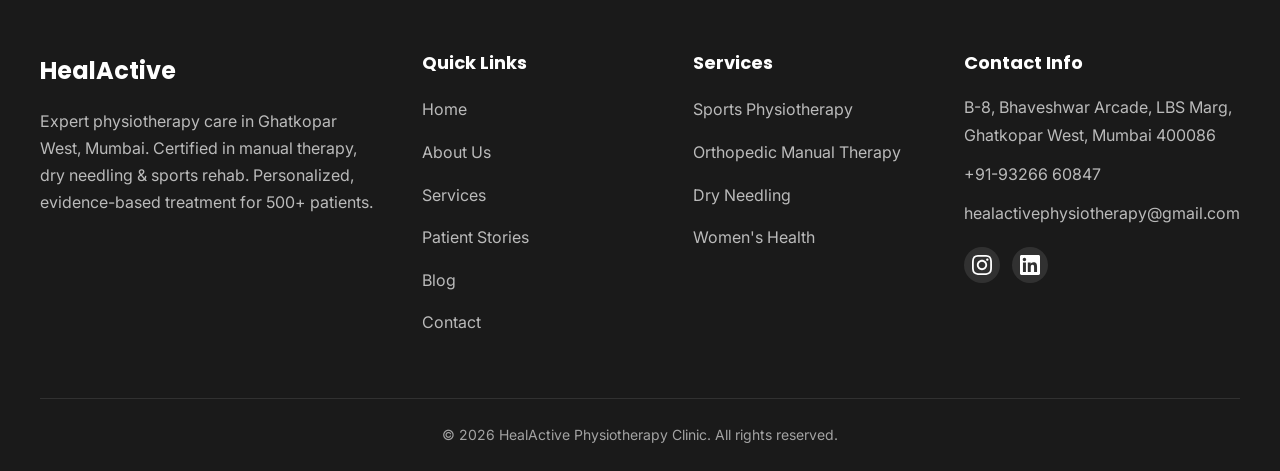
<file: blogs/understanding-lower-back-pain.html>
<!DOCTYPE html>
<html lang="en">
<head>
    <meta charset="UTF-8">
    <meta name="viewport" content="width=device-width, initial-scale=1.0">
    <meta name="description" content="Causes of lower back pain, warning signs that need a physiotherapist, and evidence-based treatment. By Dr. Yashvi Shah, HealActive, Ghatkopar West.">
    <meta name="keywords" content="lower back pain, back pain treatment Mumbai, physiotherapy for back pain, lumbar pain relief, back pain causes, Ghatkopar physiotherapist">
    <meta name="author" content="Dr. Yashvi Shah, BPTh">
    <meta name="geo.region" content="IN-MH">
    <meta name="geo.placename" content="Mumbai">
    <meta name="geo.position" content="19.090804;72.9063589">
    <meta name="ICBM" content="19.090804, 72.9063589">
    
    <!-- Open Graph / Facebook -->
    <meta property="og:type" content="article">
    <meta property="og:url" content="https://healactive.in/blogs/understanding-lower-back-pain">
    <meta property="og:title" content="Understanding Lower Back Pain: Causes and Treatment Options">
    <meta property="og:description" content="Learn about the causes of lower back pain and evidence-based physiotherapy treatments that provide lasting relief.">
    <meta property="og:image" content="https://healactive.in/images/blog-lower-back-pain.jpg">
    <meta property="og:locale" content="en_IN">
    <meta property="article:published_time" content="2026-02-04T10:00:00+05:30">
    <meta property="article:author" content="Dr. Yashvi Shah">
    <meta property="article:section" content="Pain Management">
    <meta property="article:tag" content="Lower Back Pain">
    <meta property="article:tag" content="Physiotherapy">
    <meta property="article:tag" content="Pain Relief">
    
    <!-- Twitter -->
    <meta property="twitter:card" content="summary_large_image">
    <meta property="twitter:url" content="https://healactive.in/blogs/understanding-lower-back-pain">
    <meta property="twitter:title" content="Understanding Lower Back Pain: Causes and Treatment Options">
    <meta property="twitter:description" content="Learn about the causes of lower back pain and evidence-based physiotherapy treatments.">
    <meta property="twitter:image" content="https://healactive.in/images/blog-lower-back-pain.jpg">
    
    <title>Lower Back Pain: Causes and Treatment Options | HealActive</title>
    <link rel="canonical" href="https://healactive.in/blogs/understanding-lower-back-pain">
    <link rel="preconnect" href="https://fonts.googleapis.com">
    <link rel="preconnect" href="https://fonts.gstatic.com" crossorigin>
    <link href="https://fonts.googleapis.com/css2?family=Inter:wght@300;400;500;600;700&family=Poppins:wght@600;700&display=swap" rel="stylesheet">
    <link rel="stylesheet" href="../style.css">
    
    <!-- Structured Data -->
    <script type="application/ld+json">
    {
      "@context": "https://schema.org",
      "@type": "BlogPosting",
      "mainEntityOfPage": {
        "@type": "WebPage",
        "@id": "https://healactive.in/blogs/understanding-lower-back-pain"
      },
      "headline": "Understanding Lower Back Pain: Causes and Treatment Options",
      "description": "Lower back pain affects millions of people worldwide. Learn about the common causes, when to seek help, and evidence-based treatment approaches that can provide lasting relief.",
      "image": "https://healactive.in/images/blog-lower-back-pain.jpg",
      "author": {
        "@type": "Person",
        "name": "Dr. Yashvi Shah",
        "jobTitle": "Physiotherapist",
        "hasCredential": {"@type": "EducationalOccupationalCredential", "credentialCategory": "degree", "name": "Bachelor of Physiotherapy (BPTh)"},
        "url": "https://healactive.in/about"
      },
      "publisher": {
        "@type": "Organization",
        "name": "HealActive Physiotherapy Clinic",
        "logo": {
          "@type": "ImageObject",
          "url": "https://healactive.in/healactivelogonobg.png"
        }
      },
      "datePublished": "2026-02-04",
      "dateModified": "2026-02-04",
      "keywords": "lower back pain, physiotherapy, pain management, back pain treatment, lumbar pain",
      "articleSection": "Pain Management",
      "wordCount": 1500,
      "inLanguage": "en-IN",
      "about": {
        "@type": "MedicalCondition",
        "name": "Lower Back Pain"
      }
    }
    </script>
    
    <script type="application/ld+json">
    {
      "@context": "https://schema.org",
      "@type": "MedicalWebPage",
      "about": {
        "@type": "MedicalCondition",
        "name": "Lower Back Pain",
        "alternateName": "Lumbar Pain"
      },
      "audience": {
        "@type": "PeopleAudience",
        "suggestedMinAge": 18
      },
      "lastReviewed": "2026-02-04",
      "reviewedBy": {
        "@type": "Person",
        "name": "Dr. Yashvi Shah",
        "hasCredential": {"@type": "EducationalOccupationalCredential", "credentialCategory": "degree", "name": "Bachelor of Physiotherapy (BPTh)"}
      }
    }
    </script>
    <script type="application/ld+json">
    {
      "@context": "https://schema.org",
      "@graph": [
        {
          "@type": "BreadcrumbList",
          "itemListElement": [
            {
              "@type": "ListItem",
              "position": 1,
              "name": "Home",
              "item": "https://healactive.in/"
            },
            {
              "@type": "ListItem",
              "position": 2,
              "name": "Blog",
              "item": "https://healactive.in/blog"
            },
            {
              "@type": "ListItem",
              "position": 3,
              "name": "Understanding Lower Back Pain",
              "item": "https://healactive.in/blogs/understanding-lower-back-pain"
            }
          ]
        }
      ]
    }
    </script>
    <!-- Google tag (gtag.js) -->
    <script async src="https://www.googletagmanager.com/gtag/js?id=G-JWW0J9REW7"></script>
    <script>
      window.dataLayer = window.dataLayer || [];
      function gtag(){dataLayer.push(arguments);}
      gtag('js', new Date());
      gtag('config', 'G-JWW0J9REW7');
      // Count phone and WhatsApp taps as GA4 events (mark them as key events in GA4).
      document.addEventListener('click', function (e) {
        var a = e.target.closest ? e.target.closest('a[href]') : null;
        if (!a) return;
        var href = a.getAttribute('href') || '';
        if (href.indexOf('tel:') === 0) gtag('event', 'phone_click', { link_url: href });
        else if (href.indexOf('https://wa.me/') === 0) gtag('event', 'whatsapp_click', { link_url: href });
      });
    </script>
</head>
<body>
    <!-- Header -->
    <header class="header" id="header">
        <div class="container">
            <div class="header-content">
                <div class="logo">
                    <a href="/">
                        <img src="../healactivelogonobg.png" alt="HealActive Physiotherapy Clinic" class="logo-img">
                    </a>
                </div>
                <nav class="nav" id="nav">
                    <a href="/" class="nav-link">Home</a>
                    <div class="nav-dropdown">
                        <a href="/services" class="nav-link">Services</a>
                        <div class="dropdown-content">
                            <a href="/services#sports">Sports Physiotherapy</a>
                            <a href="/services#orthopedic">Orthopedic Manual Therapy</a>
                            <a href="/services#surgical">Post-Surgical Recovery</a>
                            <a href="/services#dry-needling">Dry Needling Therapy</a>
                            <a href="/services#neurodynamic">Neurodynamic Solutions</a>
                            <a href="/services#womens-health">Women's Health Program</a>
                            <a href="/services#ergonomics">Ergonomic & Posture Correction</a>
                            <a href="/services#senior-citizens">Senior Citizens Program</a>
                        </div>
                    </div>
                    <a href="/testimonials" class="nav-link">Patient Stories</a>
                    <a href="/about" class="nav-link">About Us</a>
                    <a href="/blog" class="nav-link active">Blog</a>
                    <a href="/contactus" class="nav-link">Contact Us</a>
                </nav>
                <a href="/contactus" class="btn btn-primary btn-header">Book Appointment</a>
                <button class="mobile-toggle" id="mobile-toggle" aria-label="Toggle menu">
                    <span></span>
                    <span></span>
                    <span></span>
                </button>
            </div>
        </div>
    </header>

    <!-- Breadcrumb -->
    <nav class="breadcrumb" aria-label="Breadcrumb">
        <div class="container">
            <ol class="breadcrumb-list">
                <li><a href="/">Home</a></li>
                <li><a href="/blog">Blog</a></li>
                <li aria-current="page">Understanding Lower Back Pain</li>
            </ol>
        </div>
    </nav>

    <!-- Blog Post Header -->
    <article class="blog-post">
        <header class="blog-post-header">
            <div class="container-narrow">
                <div class="blog-post-meta">
                    <span class="blog-category-tag">Pain Management</span>
                    <span class="blog-post-date">
                        <svg width="16" height="16" viewBox="0 0 24 24" fill="none" stroke="currentColor" stroke-width="2">
                            <circle cx="12" cy="12" r="10"></circle>
                            <polyline points="12 6 12 12 16 14"></polyline>
                        </svg>
                        February 4, 2026
                    </span>
                    <span class="blog-read-time">
                        <svg width="16" height="16" viewBox="0 0 24 24" fill="none" stroke="currentColor" stroke-width="2">
                            <path d="M2 3h6a4 4 0 0 1 4 4v14a3 3 0 0 0-3-3H2z"></path>
                            <path d="M22 3h-6a4 4 0 0 0-4 4v14a3 3 0 0 1 3-3h7z"></path>
                        </svg>
                        5 min read
                    </span>
                </div>
                <h1 class="blog-post-title">Understanding Lower Back Pain: Causes and Treatment Options</h1>
                <p class="blog-post-subtitle">A comprehensive guide to identifying, managing, and treating lower back pain through evidence-based physiotherapy approaches.</p>
                
                <div class="blog-author-box">
                    <div class="author-avatar">YS</div>
                    <div class="author-details">
                        <div class="author-name">Dr. Yashvi Shah</div>
                        <div class="author-credentials">BPTh, COMT Certified | HealActive Physiotherapy Clinic, Mumbai</div>
                    </div>
                </div>
            </div>
        </header>

        <!-- Featured Image -->
        <div class="blog-featured-image">
            <div class="container-narrow">
                <img src="../images/blog-lower-back-pain.svg" alt="Understanding Lower Back Pain - Causes and Treatment Options" class="featured-img">
            </div>
        </div>

        <!-- Blog Content -->
        <div class="blog-post-content">
            <div class="container-narrow">
                
                <section class="content-section">
                    <p class="lead-paragraph">Lower back pain is one of the most common reasons people seek physiotherapy treatment. Whether it's a dull ache that's been bothering you for weeks or a sudden sharp pain that makes movement difficult, understanding the underlying causes and available treatment options is the first step toward recovery.</p>
                </section>

                <section class="content-section">
                    <h2>Why Is Lower Back Pain So Common?</h2>
                    <p>The lower back, or lumbar region, bears most of your body's weight and is constantly engaged in nearly every movement you make. From sitting at a desk to lifting groceries, your lower back works hard to keep you mobile and stable. This constant stress makes it vulnerable to injury and strain.</p>
                    
                    <p>In my practice here at HealActive in Ghatkopar West, Mumbai, I see patients with back pain almost daily. The good news? Most cases of lower back pain respond very well to physiotherapy treatment when addressed early and correctly.</p>
                </section>

                <section class="content-section">
                    <h2>Common Causes of Lower Back Pain</h2>
                    
                    <h3>1. Muscle Strain and Ligament Sprains</h3>
                    <p>This is the most common cause of acute lower back pain. Lifting something heavy with poor form, sudden awkward movements, or overstretching can cause muscles and ligaments in your back to stretch or tear. These injuries typically cause localized pain and muscle spasms.</p>

                    <div class="info-box">
                        <div class="info-box-icon">💡</div>
                        <div class="info-box-content">
                            <strong>Quick Tip:</strong> If you've recently strained your back, apply ice for the first 48 hours to reduce inflammation, then switch to heat to relax tight muscles and improve blood flow.
                        </div>
                    </div>

                    <h3>2. Degenerative Disc Disease</h3>
                    <p>As we age, the discs between our vertebrae naturally lose hydration and elasticity. This can lead to decreased cushioning between the bones, causing pain and stiffness. While the name sounds scary, it's actually a normal part of aging and can be managed effectively.</p>

                    <h3>3. Herniated or Bulging Discs</h3>
                    <p>When the soft inner material of a spinal disc pushes through its tough outer layer, it can irritate nearby nerves. This often causes sharp pain that may radiate down one leg (sciatica). Herniated discs can result from sudden trauma or gradual wear and tear.</p>

                    <h3>4. Facet Joint Dysfunction</h3>
                    <p>The small joints that connect your vertebrae can become inflamed or irritated, especially with repetitive twisting or bending movements. This often causes pain that worsens with extension (bending backward) and feels better when bending forward.</p>

                    <h3>5. Poor Posture and Ergonomics</h3>
                    <p>In today's world of desk jobs and smartphone use, postural strain is becoming increasingly common. Sitting for long hours with poor posture puts tremendous stress on your lower back muscles and spine, leading to chronic pain and stiffness. Our <a href="/blogs/ergonomics-home-office">home office ergonomics guide</a> shows how to set up your desk to prevent it.</p>
                </section>

                <section class="content-section">
                    <h2>When Should You Seek Professional Help?</h2>
                    <p>While some back pain resolves on its own, certain symptoms warrant immediate professional attention:</p>

                    <ul class="check-list">
                        <li>Pain that persists for more than 2 weeks despite rest</li>
                        <li>Severe pain that doesn't improve with rest or medication</li>
                        <li>Pain accompanied by numbness, tingling, or weakness in the legs</li>
                        <li>Loss of bladder or bowel control (seek emergency care immediately)</li>
                        <li>Pain that worsens progressively rather than improving</li>
                        <li>Back pain following a fall or injury</li>
                        <li>Fever accompanying back pain</li>
                    </ul>
                </section>

                <section class="content-section">
                    <h2>Evidence-Based Treatment Approaches</h2>
                    
                    <h3>Manual Therapy</h3>
                    <p>As a COMT (Certified Orthopedic Manual Therapist), I use hands-on techniques to mobilize joints, release muscle tension, and improve movement patterns. <a href="/services#orthopedic">Manual therapy</a> can provide immediate pain relief and restore normal function to the affected area.</p>

                    <h3>Therapeutic Exercise</h3>
                    <p>Specific exercises designed to strengthen your core muscles, improve flexibility, and correct movement patterns are crucial for long-term recovery. I customize exercise programs based on your specific condition and goals.</p>

                    <h3>Dry Needling</h3>
                    <p>For patients with significant muscle tension or trigger points, <a href="/services#dry-needling">dry needling</a> can be remarkably effective. This technique helps release tight muscle bands, improve blood flow, and reduce pain signals.</p>

                    <h3>Neurodynamic Solutions (NDS)</h3>
                    <p>If nerve irritation is contributing to your pain (as with sciatica), <a href="/services#neurodynamic">neurodynamic techniques</a> help improve nerve mobility and reduce nerve-related symptoms like numbness and tingling.</p>

                    <div class="info-box warning-box">
                        <div class="info-box-icon">⚠️</div>
                        <div class="info-box-content">
                            <strong>Important:</strong> Bed rest is no longer recommended for most cases of lower back pain. Staying active within your pain limits actually promotes faster recovery.
                        </div>
                    </div>
                </section>

                <section class="content-section">
                    <h2>Prevention Strategies</h2>
                    <p>Preventing lower back pain is always better than treating it. Here are my top recommendations:</p>

                    <ol class="numbered-list">
                        <li><strong>Maintain Good Posture:</strong> Be mindful of your posture throughout the day, especially when sitting at a desk or using electronic devices.</li>
                        <li><strong>Stay Active:</strong> Regular exercise, particularly activities that strengthen your core, can protect your back from injury.</li>
                        <li><strong>Lift Properly:</strong> Always bend your knees and keep objects close to your body when lifting. Let your legs do the work, not your back.</li>
                        <li><strong>Manage Your Weight:</strong> Excess weight, particularly around the midsection, puts additional strain on your lower back.</li>
                        <li><strong>Take Breaks:</strong> If your job involves prolonged sitting or standing, take regular breaks to move and stretch.</li>
                    </ol>
                </section>

                <section class="content-section">
                    <h2>What to Expect from Physiotherapy Treatment</h2>
                    <p>At HealActive, your first visit involves a comprehensive assessment where I'll:</p>

                    <ul class="check-list">
                        <li>Listen carefully to your pain story and concerns</li>
                        <li>Conduct a thorough physical examination</li>
                        <li>Identify the root cause of your pain</li>
                        <li>Develop a personalized treatment plan</li>
                        <li>Set realistic recovery goals together</li>
                        <li>Educate you about your condition</li>
                    </ul>

                    <p>Most patients notice improvement within 2-4 sessions, though complete recovery timelines vary depending on the severity and chronicity of the condition.</p>
                </section>

                <section class="content-section">
                    <h2>Living with Chronic Lower Back Pain</h2>
                    <p>If you've been dealing with back pain for months or years, you're not alone, and there is hope. Chronic pain requires a multifaceted approach that addresses not just the physical symptoms but also factors like stress, sleep quality, and activity modification.</p>

                    <p>Through my work with hundreds of patients in Mumbai, I've seen that consistent physiotherapy treatment, combined with lifestyle modifications and patient education, can dramatically improve quality of life even for those with long-standing back pain.</p>
                </section>

                <div class="blog-cta-box">
                    <h3>Experiencing Lower Back Pain?</h3>
                    <p>Don't let pain hold you back from living your life fully. Book a consultation at HealActive to get a proper assessment and start your journey toward a pain-free back.</p>
                    <div class="cta-buttons">
                        <a href="/contactus" class="btn btn-primary">Book Your Assessment</a>
                        <a href="tel:+919326660847" class="btn btn-outline">Call +91-93266 60847</a>
                    </div>
                </div>

                <section class="content-section">
                    <h2>Final Thoughts</h2>
                    <p>Lower back pain, while common, doesn't have to be a permanent part of your life. With proper diagnosis, evidence-based treatment, and a commitment to your recovery plan, most people can return to their normal activities pain-free.</p>

                    <p>Remember, every person's pain is unique, and what works for one patient may not be the best approach for another. That's why personalized care is at the heart of everything I do at HealActive.</p>

                    <p>If you have questions about your lower back pain or would like to discuss treatment options, I'm here to help. Feel free to reach out—let's work together to get you moving without pain.</p>
                </section>

                <!-- Author Bio -->
                <div class="author-bio-box">
                    <div class="author-bio-image">
                        <div class="author-avatar-large">YS</div>
                    </div>
                    <div class="author-bio-content">
                        <h3>About the Author</h3>
                        <h4>Dr. Yashvi Shah, BPTh</h4>
                        <p>Dr. Yashvi Shah is a certified physiotherapist with advanced certifications in Orthopedic Manual Therapy (COMT), Dry Needling (CDNP), and Neurodynamic Solutions (NDS). With over 4 years of experience treating musculoskeletal conditions, she has helped 500+ patients in Mumbai recover from injuries, manage chronic pain, and return to their active lifestyles.</p>
                        <p>At HealActive Physiotherapy Clinic in Ghatkopar West, Dr. Shah combines evidence-based treatment techniques with a patient-centered approach, ensuring every person receives personalized care tailored to their unique needs and recovery goals.</p>
                        <a href="/about" class="read-more-link">Learn more about Dr. Yashvi Shah →</a>
                    </div>
                </div>

                <!-- Tags -->
                <div class="blog-tags">
                    <span class="tag-label">Tags:</span>
                    <a href="/blog?tag=lower-back-pain" class="tag">#LowerBackPain</a>
                    <a href="/blog?tag=pain-management" class="tag">#PainManagement</a>
                    <a href="/blog?tag=physiotherapy" class="tag">#Physiotherapy</a>
                    <a href="/blog?tag=back-pain-treatment" class="tag">#BackPainTreatment</a>
                    <a href="/blog?tag=mumbai" class="tag">#Mumbai</a>
                </div>

                <!-- Social Share -->
                <div class="social-share">
                    <span class="share-label">Share this article:</span>
                    <div class="share-buttons">
                        <a href="https://www.facebook.com/sharer/sharer.php?u=https%3A%2F%2Fhealactive.in%2Fblogs%2Funderstanding-lower-back-pain" target="_blank" rel="noopener" class="share-btn share-facebook" aria-label="Share on Facebook">
                            <svg width="20" height="20" viewBox="0 0 24 24" fill="currentColor">
                                <path d="M24 12.073c0-6.627-5.373-12-12-12s-12 5.373-12 12c0 5.99 4.388 10.954 10.125 11.854v-8.385H7.078v-3.47h3.047V9.43c0-3.007 1.792-4.669 4.533-4.669 1.312 0 2.686.235 2.686.235v2.953H15.83c-1.491 0-1.956.925-1.956 1.874v2.25h3.328l-.532 3.47h-2.796v8.385C19.612 23.027 24 18.062 24 12.073z"/>
                            </svg>
                        </a>
                        <a href="https://twitter.com/intent/tweet?url=https%3A%2F%2Fhealactive.in%2Fblogs%2Funderstanding-lower-back-pain&amp;text=Understanding%20Lower%20Back%20Pain%3A%20Causes%20and%20Treatment%20Options" target="_blank" rel="noopener" class="share-btn share-twitter" aria-label="Share on Twitter">
                            <svg width="20" height="20" viewBox="0 0 24 24" fill="currentColor">
                                <path d="M23.953 4.57a10 10 0 01-2.825.775 4.958 4.958 0 002.163-2.723c-.951.555-2.005.959-3.127 1.184a4.92 4.92 0 00-8.384 4.482C7.69 8.095 4.067 6.13 1.64 3.162a4.822 4.822 0 00-.666 2.475c0 1.71.87 3.213 2.188 4.096a4.904 4.904 0 01-2.228-.616v.06a4.923 4.923 0 003.946 4.827 4.996 4.996 0 01-2.212.085 4.936 4.936 0 004.604 3.417 9.867 9.867 0 01-6.102 2.105c-.39 0-.779-.023-1.17-.067a13.995 13.995 0 007.557 2.209c9.053 0 13.998-7.496 13.998-13.985 0-.21 0-.42-.015-.63A9.935 9.935 0 0024 4.59z"/>
                            </svg>
                        </a>
                        <a href="https://www.linkedin.com/sharing/share-offsite/?url=https%3A%2F%2Fhealactive.in%2Fblogs%2Funderstanding-lower-back-pain" target="_blank" rel="noopener" class="share-btn share-linkedin" aria-label="Share on LinkedIn">
                            <svg width="20" height="20" viewBox="0 0 24 24" fill="currentColor">
                                <path d="M20.447 20.452h-3.554v-5.569c0-1.328-.027-3.037-1.852-3.037-1.853 0-2.136 1.445-2.136 2.939v5.667H9.351V9h3.414v1.561h.046c.477-.9 1.637-1.85 3.37-1.85 3.601 0 4.267 2.37 4.267 5.455v6.286zM5.337 7.433c-1.144 0-2.063-.926-2.063-2.065 0-1.138.92-2.063 2.063-2.063 1.14 0 2.064.925 2.064 2.063 0 1.139-.925 2.065-2.064 2.065zm1.782 13.019H3.555V9h3.564v11.452zM22.225 0H1.771C.792 0 0 .774 0 1.729v20.542C0 23.227.792 24 1.771 24h20.451C23.2 24 24 23.227 24 22.271V1.729C24 .774 23.2 0 22.222 0h.003z"/>
                            </svg>
                        </a>
                        <a href="https://wa.me/?text=Understanding%20Lower%20Back%20Pain%3A%20Causes%20and%20Treatment%20Options%20https%3A%2F%2Fhealactive.in%2Fblogs%2Funderstanding-lower-back-pain" target="_blank" rel="noopener" class="share-btn share-whatsapp" aria-label="Share on WhatsApp">
                            <svg width="20" height="20" viewBox="0 0 24 24" fill="currentColor">
                                <path d="M17.472 14.382c-.297-.149-1.758-.867-2.03-.967-.273-.099-.471-.148-.67.15-.197.297-.767.966-.94 1.164-.173.199-.347.223-.644.075-.297-.15-1.255-.463-2.39-1.475-.883-.788-1.48-1.761-1.653-2.059-.173-.297-.018-.458.13-.606.134-.133.298-.347.446-.52.149-.174.198-.298.298-.497.099-.198.05-.371-.025-.52-.075-.149-.669-1.612-.916-2.207-.242-.579-.487-.5-.669-.51-.173-.008-.371-.01-.57-.01-.198 0-.52.074-.792.372-.272.297-1.04 1.016-1.04 2.479 0 1.462 1.065 2.875 1.213 3.074.149.198 2.096 3.2 5.077 4.487.709.306 1.262.489 1.694.625.712.227 1.36.195 1.871.118.571-.085 1.758-.719 2.006-1.413.248-.694.248-1.289.173-1.413-.074-.124-.272-.198-.57-.347m-5.421 7.403h-.004a9.87 9.87 0 01-5.031-1.378l-.361-.214-3.741.982.998-3.648-.235-.374a9.86 9.86 0 01-1.51-5.26c.001-5.45 4.436-9.884 9.888-9.884 2.64 0 5.122 1.03 6.988 2.898a9.825 9.825 0 012.893 6.994c-.003 5.45-4.437 9.884-9.885 9.884m8.413-18.297A11.815 11.815 0 0012.05 0C5.495 0 .16 5.335.157 11.892c0 2.096.547 4.142 1.588 5.945L.057 24l6.305-1.654a11.882 11.882 0 005.683 1.448h.005c6.554 0 11.89-5.335 11.893-11.893a11.821 11.821 0 00-3.48-8.413z"/>
                            </svg>
                        </a>
                    </div>
                </div>

            </div>
        </div>
    </article>

    <!-- Related Posts -->
    <section class="related-posts">
        <div class="container">
            <h2 class="section-title">Related Articles</h2>
            <div class="related-posts-grid">
                <div class="related-post-card">
                    <div class="related-post-image-placeholder">
                        <svg width="60" height="60" viewBox="0 0 24 24" fill="none" stroke="currentColor" stroke-width="1.5">
                            <path d="M19 21l-7-5-7 5V5a2 2 0 0 1 2-2h10a2 2 0 0 1 2 2z"></path>
                        </svg>
                    </div>
                    <h3>Sports Injury Prevention Tips</h3>
                    <a href="/blogs/sports-injury-prevention">Read Article →</a>
                </div>
                <div class="related-post-card">
                    <div class="related-post-image-placeholder">
                        <svg width="60" height="60" viewBox="0 0 24 24" fill="none" stroke="currentColor" stroke-width="1.5">
                            <path d="M19 21l-7-5-7 5V5a2 2 0 0 1 2-2h10a2 2 0 0 1 2 2z"></path>
                        </svg>
                    </div>
                    <h3>Ergonomics at Work: Setting Up Your Home Office</h3>
                    <a href="/blogs/ergonomics-home-office">Read Article →</a>
                </div>
            </div>
        </div>
    </section>

    <!-- Footer -->
    <footer class="footer">
        <div class="container">
            <div class="footer-content">
                <div class="footer-col">
                    <div class="footer-logo">
                        <div class="footer-logo-text">HealActive</div>
                    </div>
                    <p class="footer-about">Expert physiotherapy care in Ghatkopar West, Mumbai. Certified in manual therapy, dry needling & sports rehab. Personalized, evidence-based treatment for 500+ patients.</p>
                </div>
                <div class="footer-col">
                    <h4>Quick Links</h4>
                    <ul class="footer-links">
                        <li><a href="/">Home</a></li>
                        <li><a href="/about">About Us</a></li>
                        <li><a href="/services">Services</a></li>
                        <li><a href="/testimonials">Patient Stories</a></li>
                        <li><a href="/blog">Blog</a></li>
                        <li><a href="/contactus">Contact</a></li>
                    </ul>
                </div>
                <div class="footer-col">
                    <h4>Services</h4>
                    <ul class="footer-links">
                        <li><a href="/services#sports">Sports Physiotherapy</a></li>
                        <li><a href="/services#orthopedic">Orthopedic Manual Therapy</a></li>
                        <li><a href="/services#dry-needling">Dry Needling</a></li>
                        <li><a href="/services#womens-health">Women's Health</a></li>
                    </ul>
                </div>
                <div class="footer-col">
                    <h4>Contact Info</h4>
                    <ul class="footer-contact">
                        <li><a href="https://maps.google.com/?cid=14408027390088886582" target="_blank" rel="noopener">B-8, Bhaveshwar Arcade, LBS Marg, Ghatkopar West, Mumbai 400086</a></li>
                        <li><a href="tel:+919326660847">+91-93266 60847</a></li>
                        <li><a href="mailto:healactivephysiotherapy@gmail.com">healactivephysiotherapy@gmail.com</a></li>
                    </ul>
                    <div class="footer-social">
                        <a href="https://instagram.com/healactive.physiotherapy" target="_blank" rel="noopener" aria-label="Instagram">
                            <svg width="20" height="20" viewBox="0 0 24 24" fill="currentColor">
                                <path d="M12 2.163c3.204 0 3.584.012 4.85.07 3.252.148 4.771 1.691 4.919 4.919.058 1.265.069 1.645.069 4.849 0 3.205-.012 3.584-.069 4.849-.149 3.225-1.664 4.771-4.919 4.919-1.266.058-1.644.07-4.85.07-3.204 0-3.584-.012-4.849-.07-3.26-.149-4.771-1.699-4.919-4.92-.058-1.265-.07-1.644-.07-4.849 0-3.204.013-3.583.07-4.849.149-3.227 1.664-4.771 4.919-4.919 1.266-.057 1.645-.069 4.849-.069zm0-2.163c-3.259 0-3.667.014-4.947.072-4.358.2-6.78 2.618-6.98 6.98-.059 1.281-.073 1.689-.073 4.948 0 3.259.014 3.668.072 4.948.2 4.358 2.618 6.78 6.98 6.98 1.281.058 1.689.072 4.948.072 3.259 0 3.668-.014 4.948-.072 4.354-.2 6.782-2.618 6.979-6.98.059-1.28.073-1.689.073-4.948 0-3.259-.014-3.667-.072-4.947-.196-4.354-2.617-6.78-6.979-6.98-1.281-.059-1.69-.073-4.949-.073zm0 5.838c-3.403 0-6.162 2.759-6.162 6.162s2.759 6.163 6.162 6.163 6.162-2.759 6.162-6.163c0-3.403-2.759-6.162-6.162-6.162zm0 10.162c-2.209 0-4-1.79-4-4 0-2.209 1.791-4 4-4s4 1.791 4 4c0 2.21-1.791 4-4 4zm6.406-11.845c-.796 0-1.441.645-1.441 1.44s.645 1.44 1.441 1.44c.795 0 1.439-.645 1.439-1.44s-.644-1.44-1.439-1.44z"/>
                            </svg>
                        </a>
                        <a href="https://linkedin.com/in/yashvi-shah-057756186/" target="_blank" rel="noopener" aria-label="LinkedIn">
                            <svg width="20" height="20" viewBox="0 0 24 24" fill="currentColor">
                                <path d="M20.447 20.452h-3.554v-5.569c0-1.328-.027-3.037-1.852-3.037-1.853 0-2.136 1.445-2.136 2.939v5.667H9.351V9h3.414v1.561h.046c.477-.9 1.637-1.85 3.37-1.85 3.601 0 4.267 2.37 4.267 5.455v6.286zM5.337 7.433c-1.144 0-2.063-.926-2.063-2.065 0-1.138.92-2.063 2.063-2.063 1.14 0 2.064.925 2.064 2.063 0 1.139-.925 2.065-2.064 2.065zm1.782 13.019H3.555V9h3.564v11.452zM22.225 0H1.771C.792 0 0 .774 0 1.729v20.542C0 23.227.792 24 1.771 24h20.451C23.2 24 24 23.227 24 22.271V1.729C24 .774 23.2 0 22.222 0h.003z"/>
                            </svg>
                        </a>
                    </div>
                </div>
            </div>
            <div class="footer-bottom">
                <p>&copy; 2026 HealActive Physiotherapy Clinic. All rights reserved.</p>
            </div>
        </div>
    </footer>

    <script src="../script.js"></script>
</body>
</html>
</file>
<file: style.css>
/* Root Variables */
:root {
    --primary-gradient: linear-gradient(135deg, #9d1f3c 0%, #7d1830 100%);
    --primary-color: #9d1f3c;
    --primary-dark: #7d1830;
    --primary-light: #b8234a;
    --secondary-color: #f6b93b;
    --text-dark: #1a1a1a;
    --text-gray: #4a4a4a;
    --text-light: #6b6b6b;
    --bg-light: #fafafa;
    --bg-white: #ffffff;
    --border-color: #e5e5e5;
    --shadow-sm: 0 2px 8px rgba(0, 0, 0, 0.08);
    --shadow-md: 0 4px 16px rgba(0, 0, 0, 0.1);
    --shadow-lg: 0 8px 32px rgba(0, 0, 0, 0.12);
    --radius-sm: 8px;
    --radius-md: 12px;
    --radius-lg: 16px;
    --transition: all 0.25s cubic-bezier(0.4, 0, 0.2, 1); /* Reduced from 0.3s */
}

/* Reset & Base Styles */
* {
    margin: 0;
    padding: 0;
    box-sizing: border-box;
}

html {
    scroll-behavior: smooth;
}

body {
    font-family: 'Inter', -apple-system, BlinkMacSystemFont, 'Segoe UI', sans-serif;
    color: var(--text-dark);
    line-height: 1.7;
    font-size: 18px;
    background-color: var(--bg-white);
    overflow-x: hidden;
    opacity: 0;
    transition: opacity 0.3s ease; /* Reduced from 0.5s */
}

body.page-fade-in {
    opacity: 1;
}

body.page-fade-out {
    opacity: 0;
}

/* Scroll reveal animation */
.reveal-on-scroll {
    opacity: 0;
    transform: translateY(30px);
    transition: opacity 0.6s ease, transform 0.6s ease;
}

.reveal-on-scroll.reveal-active {
    opacity: 1;
    transform: translateY(0);
}

/* Hero fade-in animation */
.hero-text,
.hero-image {
    opacity: 0;
    transform: translateY(20px);
    transition: opacity 0.5s ease, transform 0.5s ease; /* Reduced from 0.8s */
}

.hero-text.hero-fade-in,
.hero-image.hero-fade-in {
    opacity: 1;
    transform: translateY(0);
}

h1, h2, h3, h4, h5, h6 {
    font-family: 'Poppins', sans-serif;
    font-weight: 700;
    line-height: 1.3;
    color: var(--text-dark);
}

a {
    text-decoration: none;
    color: inherit;
    transition: var(--transition);
}

img {
    max-width: 100%;
    display: block;
}

.container {
    max-width: 1400px;
    margin: 0 auto;
    padding: 0 40px;
}

.container-narrow {
    max-width: 900px;
    margin: 0 auto;
    padding: 0 40px;
}

/* Header */
.header {
    position: fixed;
    top: 0;
    left: 0;
    right: 0;
    background: rgba(255, 255, 255, 0.95);
    backdrop-filter: blur(10px);
    box-shadow: var(--shadow-sm);
    z-index: 1000;
    transition: var(--transition);
}

.header.scrolled {
    box-shadow: var(--shadow-md);
}

.header-content {
    display: flex;
    align-items: center;
    justify-content: space-between;
    padding: 12px 0;
}

.logo {
    display: flex;
    align-items: center;
}

.logo a {
    display: flex;
    align-items: center;
    text-decoration: none;
}

.logo-img {
    height: 40px;
    width: auto;
    display: block;
    transition: var(--transition);
}

.logo-img:hover {
    opacity: 0.8;
    transform: scale(1.02);
}

.logo-text {
    font-family: 'Poppins', sans-serif;
    font-size: 28px;
    font-weight: 700;
    color: var(--text-dark);
    letter-spacing: -0.5px;
}

.nav {
    display: flex;
    align-items: center;
    gap: 40px;
    position: absolute;
    left: 50%;
    transform: translateX(-50%);
}

.nav-link {
    font-size: 15px;
    font-weight: 500;
    color: var(--text-gray);
    position: relative;
    transition: var(--transition);
}

.nav-link.active,
.nav-link:hover {
    color: var(--primary-color);
}

.nav-link::after {
    content: '';
    position: absolute;
    bottom: -4px;
    left: 0;
    width: 0;
    height: 2px;
    background: var(--primary-gradient);
    transition: var(--transition);
}

.nav-link.active::after,
.nav-link:hover::after {
    width: 100%;
}

.btn-header {
    padding: 10px 24px;
    font-size: 14px;
}

.mobile-toggle {
    display: none;
    flex-direction: column;
    gap: 5px;
    background: none;
    border: none;
    cursor: pointer;
    padding: 8px;
}

.mobile-toggle span {
    width: 25px;
    height: 3px;
    background: var(--text-dark);
    border-radius: 2px;
    transition: var(--transition);
}

/* Buttons */
.btn {
    display: inline-flex;
    align-items: center;
    gap: 8px;
    padding: 12px 24px;
    border-radius: var(--radius-sm);
    font-weight: 600;
    font-size: 15px;
    cursor: pointer;
    border: none;
    transition: var(--transition);
    text-align: center;
    justify-content: center;
}

.btn-primary {
    background: var(--primary-gradient);
    color: white;
    box-shadow: 0 4px 12px rgba(157, 31, 60, 0.3);
}

.btn-primary:hover {
    transform: translateY(-2px);
    box-shadow: 0 6px 20px rgba(157, 31, 60, 0.4);
}

.btn-outline {
    background: transparent;
    color: var(--primary-color);
    border: 2px solid var(--primary-color);
}

.btn-outline:hover {
    background: var(--primary-gradient);
    color: white;
    border-color: transparent;
}

.btn-lg {
    padding: 16px 32px;
    font-size: 16px;
}

/* Hero Section */
.hero {
    padding: 140px 0 80px;
    background: linear-gradient(135deg, #fff5f7 0%, #ffecf0 100%);
    position: relative;
    overflow: hidden;
}

.hero::before {
    content: '';
    position: absolute;
    top: -50%;
    right: -10%;
    width: 600px;
    height: 600px;
    background: radial-gradient(circle, rgba(157, 31, 60, 0.08) 0%, transparent 70%);
    border-radius: 50%;
}

.hero-content {
    max-width: 1100px;
    margin: 0 auto;
    text-align: center;
    position: relative;
    z-index: 1;
}

.hero-title {
    font-size: 56px;
    font-weight: 700;
    margin-bottom: 20px;
    line-height: 1.2;
}

.gradient-text {
    background: var(--primary-gradient);
    -webkit-background-clip: text;
    -webkit-text-fill-color: transparent;
    background-clip: text;
}

.hero-subtitle {
    font-size: 18px;
    color: var(--text-gray);
    margin-bottom: 40px;
    line-height: 1.7;
}

/* Hero Stats Cards */
.hero-stats {
    display: grid;
    grid-template-columns: repeat(3, 1fr);
    gap: 16px;
    margin-bottom: 32px;
    max-width: 700px;
    margin-left: auto;
    margin-right: auto;
}

.stat-card {
    background: white;
    padding: 20px;
    border-radius: var(--radius-md);
    text-align: center;
    box-shadow: var(--shadow-sm);
    border: 2px solid rgba(157, 31, 60, 0.1);
    transition: all 0.2s ease; /* Faster transition for hover */
}

.stat-card:hover {
    transform: translateY(-4px);
    box-shadow: var(--shadow-md);
    border-color: var(--primary-color);
}

.stat-value {
    font-size: 32px;
    font-weight: 700;
    background: var(--primary-gradient);
    -webkit-background-clip: text;
    -webkit-text-fill-color: transparent;
    background-clip: text;
    line-height: 1.2;
    margin-bottom: 8px;
}

.stat-label {
    font-size: 13px;
    color: var(--text-gray);
    font-weight: 500;
}

.hero-cta {
    display: flex;
    gap: 16px;
    margin-bottom: 32px;
    flex-wrap: wrap;
    justify-content: center;
}

.contact-link {
    display: flex;
    align-items: center;
    gap: 8px;
    color: var(--text-gray);
    font-size: 14px;
}

.contact-link svg {
    color: var(--primary-color);
}

.contact-link:hover {
    color: var(--primary-color);
}

.hero-image {
    position: relative;
    display: flex;
    align-items: center;
    justify-content: center;
}

.hero-logo-container {
    width: 100%;
    max-width: 450px;
    background: white;
    padding: 60px;
    border-radius: var(--radius-lg);
    box-shadow: var(--shadow-lg);
    display: flex;
    align-items: center;
    justify-content: center;
}

.hero-logo {
    width: 100%;
    height: auto;
    max-width: 350px;
}

.hero-img {
    width: 100%;
    height: 550px;
    object-fit: cover;
    border-radius: var(--radius-lg);
    box-shadow: var(--shadow-lg);
}

/* Testimonials Section */
.testimonials {
    padding: 100px 0;
    background: white;
}

.testimonials-grid {
    display: grid;
    grid-template-columns: repeat(3, 1fr);
    gap: 32px;
}

.testimonial-card {
    background: var(--bg-light);
    padding: 32px;
    border-radius: var(--radius-md);
    transition: var(--transition);
    border: 2px solid transparent;
}

.testimonial-card:hover {
    transform: translateY(-8px);
    box-shadow: var(--shadow-lg);
    border-color: var(--primary-color);
    background: white;
}

.testimonial-rating {
    display: flex;
    gap: 4px;
    margin-bottom: 20px;
}

.star {
    color: #f6b93b;
    font-size: 20px;
}

.testimonial-text {
    color: var(--text-gray);
    font-size: 16px;
    line-height: 1.7;
    margin-bottom: 24px;
    font-style: italic;
}

.testimonial-author {
    display: flex;
    align-items: center;
    gap: 16px;
    margin-bottom: 16px;
}

.author-avatar {
    width: 50px;
    height: 50px;
    background: var(--primary-gradient);
    color: white;
    border-radius: 50%;
    display: flex;
    align-items: center;
    justify-content: center;
    font-weight: 700;
    font-size: 16px;
    flex-shrink: 0;
}

.author-name {
    font-weight: 600;
    color: var(--text-dark);
    font-size: 16px;
}

.author-details {
    font-size: 13px;
    color: var(--text-light);
    margin-top: 2px;
}

.testimonial-treatment {
    padding-top: 16px;
    border-top: 1px solid var(--border-color);
}

.testimonial-treatment span {
    font-size: 13px;
    color: var(--text-light);
    font-style: normal;
}

/* About Section */
.about {
    padding: 100px 0;
    background: white;
}

/* Section Styles */
.section-header {
    text-align: center;
    max-width: 700px;
    margin: 0 auto 60px;
}

.section-label {
    display: inline-block;
    padding: 8px 16px;
    background: linear-gradient(135deg, rgba(157, 31, 60, 0.1) 0%, rgba(125, 24, 48, 0.1) 100%);
    color: var(--primary-color);
    border-radius: 20px;
    font-size: 14px;
    font-weight: 600;
    text-transform: uppercase;
    letter-spacing: 0.5px;
    margin-bottom: 16px;
}

.section-title {
    font-size: 42px;
    margin-bottom: 16px;
}

.section-description {
    font-size: 18px;
    color: var(--text-gray);
}

.about-intro {
    font-size: 20px;
    font-weight: 500;
    color: var(--text-dark);
    margin-bottom: 24px;
    line-height: 1.7;
}

.about-text p {
    color: var(--text-gray);
    margin-bottom: 40px;
    font-size: 17px;
}

.about-features {
    display: grid;
    grid-template-columns: repeat(3, 1fr);
    gap: 32px;
    margin-top: 40px;
}

.feature-card {
    padding: 40px 32px;
    background: var(--bg-light);
    border-radius: var(--radius-md);
    text-align: left;
    transition: all 0.2s ease;
    border: 2px solid transparent;
}

.feature-card:hover {
    transform: translateY(-4px);
    box-shadow: var(--shadow-md);
    border-color: var(--primary-color);
}

.feature-icon {
    font-size: 48px;
    margin-bottom: 20px;
    display: block;
}

.feature-card h3 {
    font-size: 20px;
    margin-bottom: 12px;
    color: var(--text-dark);
}

.feature-card p {
    color: var(--text-gray);
    font-size: 15px;
    line-height: 1.7;
    margin: 0;
}

/* Services Section */
.services {
    padding: 100px 0;
    background: var(--bg-light);
}

.services-grid {
    display: grid;
    grid-template-columns: repeat(3, 1fr);
    gap: 32px;
    margin-bottom: 60px;
}

.service-card {
    background: white;
    padding: 40px 32px;
    border-radius: var(--radius-md);
    box-shadow: var(--shadow-sm);
    transition: all 0.2s ease;
    border: 2px solid transparent;
}

.service-card:hover {
    transform: translateY(-8px);
    box-shadow: var(--shadow-lg);
    border-color: var(--primary-color);
}

.service-icon {
    width: 70px;
    height: 70px;
    background: linear-gradient(135deg, rgba(157, 31, 60, 0.1) 0%, rgba(125, 24, 48, 0.1) 100%);
    border-radius: var(--radius-md);
    display: flex;
    align-items: center;
    justify-content: center;
    margin-bottom: 24px;
}

.service-icon svg {
    color: var(--primary-color);
}

.service-card h3 {
    font-size: 22px;
    margin-bottom: 16px;
    color: var(--text-dark);
}

.service-card > p {
    color: var(--text-gray);
    margin-bottom: 20px;
    line-height: 1.7;
}

.service-list {
    list-style: none;
    padding-left: 0;
}

.service-list li {
    padding: 8px 0 8px 28px;
    color: var(--text-light);
    font-size: 15px;
    position: relative;
}

.service-list li::before {
    content: '✓';
    position: absolute;
    left: 0;
    color: white;
    background: var(--primary-gradient);
    width: 20px;
    height: 20px;
    border-radius: 50%;
    display: flex;
    align-items: center;
    justify-content: center;
    font-size: 12px;
    font-weight: bold;
}

/* Doctor Section */
.doctor {
    padding: 100px 0;
    background: white;
}

.doctor-content {
    display: grid;
    grid-template-columns: 1fr 1.3fr;
    gap: 80px;
    align-items: center;
}

.doctor-image-wrapper {
    position: relative;
}

.doctor-image {
    position: relative;
}

.doctor-img {
    width: 100%;
    height: 600px;
    object-fit: cover;
    border-radius: var(--radius-lg);
    box-shadow: var(--shadow-lg);
}

.doctor-badge {
    position: absolute;
    bottom: 32px;
    right: 32px;
    background: white;
    padding: 20px 24px;
    border-radius: var(--radius-md);
    box-shadow: var(--shadow-lg);
    display: flex;
    align-items: center;
    gap: 16px;
}

.badge-icon {
    font-size: 32px;
}

.badge-title {
    font-size: 16px;
    font-weight: 700;
    color: var(--text-dark);
}

.badge-subtitle {
    font-size: 13px;
    color: var(--text-gray);
}

.doctor-info .section-label {
    margin-bottom: 12px;
}

.doctor-info .section-title {
    font-size: 36px;
    margin-bottom: 8px;
}

.doctor-tagline {
    font-size: 18px;
    color: var(--primary-color);
    font-weight: 600;
    margin-bottom: 24px;
}

.doctor-intro {
    color: var(--text-gray);
    font-size: 16px;
    line-height: 1.8;
    margin-bottom: 24px;
}

.doctor-social {
    display: flex;
    align-items: center;
    gap: 16px;
    margin-top: 32px;
    padding-top: 32px;
    border-top: 1px solid var(--border-color);
}

.doctor-social span {
    font-weight: 600;
    color: var(--text-dark);
}

.social-link {
    width: 40px;
    height: 40px;
    background: var(--bg-light);
    border-radius: 50%;
    display: flex;
    align-items: center;
    justify-content: center;
    transition: var(--transition);
}

.social-link:hover {
    background: var(--primary-gradient);
    color: white;
    transform: translateY(-4px);
}

/* Contact Section */
.contact {
    padding: 100px 0;
    background: var(--bg-light);
}

.contact-intro {
    text-align: center;
    max-width: 700px;
    margin: 0 auto 60px;
}

.contact-title {
    font-size: 42px;
    font-weight: 700;
    color: var(--text-dark);
    margin-bottom: 16px;
    line-height: 1.3;
}

.contact-subtitle {
    font-size: 18px;
    color: var(--text-gray);
    line-height: 1.7;
}

.contact-layout {
    display: grid;
    grid-template-columns: 1fr 1fr;
    gap: 60px;
    align-items: start;
}

.contact-grid {
    display: flex;
    flex-direction: column;
    gap: 32px;
}

.contact-item {
    display: flex;
    align-items: flex-start;
    gap: 20px;
    padding: 0;
}

.contact-item-icon {
    width: 50px;
    height: 50px;
    background: white;
    border-radius: 12px;
    display: flex;
    align-items: center;
    justify-content: center;
    flex-shrink: 0;
    box-shadow: 0 2px 8px rgba(0, 0, 0, 0.08);
}

.contact-item-icon svg {
    color: var(--primary-color);
}

.contact-item-content {
    flex: 1;
    padding-top: 4px;
}

.contact-item-content h3 {
    font-size: 18px;
    font-weight: 600;
    color: var(--text-dark);
    margin-bottom: 8px;
}

.contact-item-content a {
    display: block;
    color: var(--primary-color);
    font-size: 16px;
    font-weight: 500;
    text-decoration: none;
    transition: var(--transition);
}

.contact-item-content a:hover {
    color: var(--primary-dark);
}

.contact-item-content p {
    color: var(--text-gray);
    font-size: 15px;
    line-height: 1.8;
    margin: 0;
}

.map-section {
    height: 100%;
    min-height: 450px;
}

.map-container {
    width: 100%;
    height: 100%;
    border-radius: var(--radius-lg);
    overflow: hidden;
    box-shadow: var(--shadow-lg);
}

/* Footer */
.footer {
    background: var(--text-dark);
    color: white;
    padding: 60px 0 24px;
}

.footer-content {
    display: grid;
    grid-template-columns: 1.5fr 1fr 1fr 1fr;
    gap: 48px;
    margin-bottom: 48px;
}

.footer-logo-text {
    font-family: 'Poppins', sans-serif;
    font-size: 24px;
    font-weight: 700;
    color: white;
    margin-bottom: 16px;
}

.footer-about {
    color: rgba(255, 255, 255, 0.7);
    font-size: 15px;
    line-height: 1.7;
}

.footer-col h4 {
    font-size: 18px;
    margin-bottom: 20px;
    color: white;
}

.footer-links {
    list-style: none;
}

.footer-links li {
    margin-bottom: 12px;
}

.footer-links a {
    color: rgba(255, 255, 255, 0.7);
    font-size: 15px;
}

.footer-links a:hover {
    color: var(--primary-color);
    padding-left: 4px;
}

.footer-contact {
    list-style: none;
}

.footer-contact li {
    margin-bottom: 12px;
    color: rgba(255, 255, 255, 0.7);
    font-size: 15px;
}

.footer-contact a:hover {
    color: var(--primary-color);
}

.footer-social {
    display: flex;
    gap: 12px;
    margin-top: 20px;
}

.footer-social a {
    width: 36px;
    height: 36px;
    background: rgba(255, 255, 255, 0.1);
    border-radius: 50%;
    display: flex;
    align-items: center;
    justify-content: center;
    transition: var(--transition);
}

.footer-social a:hover {
    background: var(--primary-gradient);
    transform: translateY(-4px);
}

.footer-bottom {
    border-top: 1px solid rgba(255, 255, 255, 0.1);
    padding-top: 24px;
    text-align: center;
}

.footer-bottom p {
    color: rgba(255, 255, 255, 0.6);
    font-size: 14px;
}

.footer-seo {
    margin-top: 12px;
    font-size: 13px !important;
}

/* Page Hero (About/Services pages) */
.page-hero {
    background: linear-gradient(135deg, var(--primary-color) 0%, var(--primary-dark) 100%);
    color: white;
    padding: 120px 0 80px;
    text-align: center;
    margin-top: 70px;
    opacity: 0;
    animation: fadeInDown 0.6s ease forwards;
}

@keyframes fadeInDown {
    from {
        opacity: 0;
        transform: translateY(-20px);
    }
    to {
        opacity: 1;
        transform: translateY(0);
    }
}

.page-hero h1 {
    color: white;
    margin-bottom: 16px;
    font-size: 48px;
}

.page-hero p {
    font-size: 20px;
    max-width: 600px;
    margin: 0 auto;
    opacity: 0.95;
}

/* About Page Styles */
.about-intro-page {
    padding: 100px 0;
    background: white;
}

.about-page-content {
    display: grid;
    grid-template-columns: 1fr 1.5fr;
    gap: 60px;
    align-items: start;
}

.about-page-image {
    position: relative;
}

.about-page-img {
    width: 100%;
    height: 500px;
    object-fit: cover;
    border-radius: var(--radius-lg);
    box-shadow: var(--shadow-lg);
}

.credentials-badge {
    position: absolute;
    bottom: -20px;
    left: 50%;
    transform: translateX(-50%);
    background: white;
    padding: 16px 24px;
    border-radius: var(--radius-md);
    box-shadow: var(--shadow-md);
    display: flex;
    flex-direction: column;
    align-items: center;
    gap: 4px;
    text-align: center;
}

.credentials-badge span {
    font-size: 14px;
    font-weight: 600;
    color: var(--primary-color);
}

.about-page-text h2 {
    margin-bottom: 24px;
    font-size: 36px;
}

.about-page-text p {
    font-size: 17px;
    line-height: 1.8;
    color: var(--text-gray);
    margin-bottom: 20px;
}

.story-section {
    padding: 100px 0;
    background: var(--bg-light);
}

.story-content {
    max-width: 900px;
    margin: 0 auto;
}

.story-content h2 {
    text-align: center;
    margin-bottom: 40px;
    font-size: 36px;
}

.story-content p {
    font-size: 17px;
    line-height: 1.8;
    color: var(--text-gray);
    margin-bottom: 20px;
}

/* Clinical Experience Timeline */
.experience {
    padding: 100px 0;
    background: white;
}

.timeline {
    max-width: 900px;
    margin: 60px auto 0;
    position: relative;
}

.timeline::before {
    content: '';
    position: absolute;
    left: 30px;
    top: 0;
    bottom: 0;
    width: 3px;
    background: linear-gradient(180deg, var(--primary-color) 0%, var(--primary-light) 100%);
}

.timeline-item {
    position: relative;
    padding-left: 80px;
    margin-bottom: 50px;
}

.timeline-item:last-child {
    margin-bottom: 0;
}

.timeline-dot {
    position: absolute;
    left: 20px;
    top: 0;
    width: 24px;
    height: 24px;
    background: white;
    border: 4px solid var(--primary-color);
    border-radius: 50%;
    box-shadow: 0 0 0 4px rgba(157, 31, 60, 0.1);
    z-index: 1;
}

.timeline-content {
    background: var(--bg-light);
    padding: 32px;
    border-radius: var(--radius-md);
    box-shadow: var(--shadow-sm);
    transition: var(--transition);
    border: 2px solid transparent;
}

.timeline-content:hover {
    box-shadow: var(--shadow-md);
    border-color: var(--primary-color);
    transform: translateY(-4px);
}

.timeline-date {
    display: inline-block;
    font-size: 14px;
    font-weight: 600;
    color: white;
    background: var(--primary-gradient);
    padding: 6px 16px;
    border-radius: 20px;
    margin-bottom: 12px;
}

.timeline-content h3 {
    font-size: 22px;
    margin-bottom: 8px;
    color: var(--text-dark);
}

.timeline-role {
    font-size: 16px;
    font-weight: 600;
    color: var(--primary-color);
    margin-bottom: 12px;
    display: block;
}

.timeline-content p {
    color: var(--text-gray);
    font-size: 15px;
    line-height: 1.7;
    margin-bottom: 0;
}

.qualifications {
    padding: 100px 0;
    background: white;
}

.qualifications-grid {
    display: grid;
    grid-template-columns: repeat(auto-fit, minmax(300px, 1fr));
    gap: 32px;
    margin-top: 40px;
}

.qualification-card {
    background: var(--bg-light);
    border: 2px solid transparent;
    border-radius: var(--radius-md);
    padding: 40px 32px;
    text-align: center;
    transition: var(--transition);
}

.qualification-card:hover {
    box-shadow: var(--shadow-md);
    border-color: var(--primary-color);
    transform: translateY(-4px);
}

.qual-icon {
    font-size: 48px;
    margin-bottom: 20px;
    display: block;
}

.qualification-card h3 {
    font-size: 20px;
    margin-bottom: 12px;
    color: var(--text-dark);
}

.qualification-card p {
    color: var(--text-gray);
    font-size: 15px;
    line-height: 1.7;
    margin-bottom: 16px;
}

.qual-institution {
    display: block;
    font-size: 14px;
    color: var(--text-light);
    font-style: italic;
}

.philosophy {
    padding: 100px 0;
    background: var(--bg-light);
}

.philosophy-content {
    max-width: 1100px;
    margin: 0 auto;
}

.philosophy-content h2 {
    text-align: center;
    margin-bottom: 60px;
    font-size: 36px;
}

.philosophy-grid {
    display: grid;
    grid-template-columns: repeat(auto-fit, minmax(300px, 1fr));
    gap: 32px;
}

.philosophy-item {
    background: white;
    padding: 32px;
    border-radius: var(--radius-md);
    border: 2px solid transparent;
    transition: var(--transition);
}

.philosophy-item:hover {
    border-color: var(--primary-color);
    box-shadow: var(--shadow-md);
    transform: translateY(-4px);
}

.philosophy-item h3 {
    color: var(--primary-color);
    margin-bottom: 12px;
    font-size: 20px;
}

.philosophy-item p {
    color: var(--text-gray);
    font-size: 15px;
    line-height: 1.7;
}

.cta-section {
    padding: 100px 0;
    background: linear-gradient(135deg, rgba(157, 31, 60, 0.05) 0%, rgba(125, 24, 48, 0.05) 100%);
}

.cta-content {
    text-align: center;
    max-width: 700px;
    margin: 0 auto;
}

.cta-content h2 {
    margin-bottom: 16px;
    font-size: 36px;
}

.cta-content p {
    font-size: 18px;
    color: var(--text-gray);
    margin-bottom: 32px;
}

.cta-buttons {
    display: flex;
    gap: 16px;
    justify-content: center;
    flex-wrap: wrap;
}

/* Services Page Styles */
.services-intro {
    padding: 80px 0;
    background: var(--bg-light);
}

.intro-content {
    max-width: 900px;
    margin: 0 auto;
    text-align: center;
}

.intro-content h2 {
    margin-bottom: 20px;
    font-size: 36px;
}

.intro-content p {
    font-size: 18px;
    color: var(--text-gray);
    line-height: 1.8;
}

.service-detail {
    padding: 100px 0;
    background: white;
}

.service-detail.alt-bg {
    background: var(--bg-light);
}

.service-detail-content {
    display: grid;
    grid-template-columns: 1.5fr 1fr;
    gap: 60px;
    align-items: start;
}

.service-badge {
    display: inline-block;
    background: linear-gradient(135deg, rgba(246, 185, 59, 0.2) 0%, rgba(157, 31, 60, 0.2) 100%);
    color: var(--primary-color);
    padding: 8px 16px;
    border-radius: 50px;
    font-size: 13px;
    font-weight: 600;
    margin-bottom: 16px;
}

.service-intro {
    font-size: 20px;
    color: var(--text-dark);
    margin-bottom: 32px;
    font-weight: 500;
    line-height: 1.6;
}

.service-detail-text h2 {
    margin-bottom: 20px;
    font-size: 36px;
}

.service-detail-text h3 {
    margin-top: 40px;
    margin-bottom: 16px;
    font-size: 24px;
    color: var(--text-dark);
}

.service-detail-text p {
    font-size: 17px;
    line-height: 1.8;
    color: var(--text-gray);
    margin-bottom: 20px;
}

.service-list {
    list-style: none;
    margin-bottom: 32px;
    padding-left: 0;
}

.service-list li {
    padding: 8px 0 8px 32px;
    color: var(--text-gray);
    font-size: 16px;
    position: relative;
    line-height: 1.7;
}

.service-list li::before {
    content: '✓';
    position: absolute;
    left: 0;
    color: white;
    background: var(--primary-gradient);
    width: 20px;
    height: 20px;
    border-radius: 50%;
    display: flex;
    align-items: center;
    justify-content: center;
    font-size: 12px;
    font-weight: bold;
}

.service-detail-text .btn {
    margin-top: 32px;
}

.service-detail-sidebar {
    position: sticky;
    top: 100px;
    display: flex;
    flex-direction: column;
    gap: 24px;
}

.sidebar-card {
    background: white;
    border: 2px solid var(--border-color);
    border-radius: var(--radius-md);
    padding: 32px;
    transition: var(--transition);
}

.service-detail.alt-bg .sidebar-card {
    background: white;
}

.sidebar-card:hover {
    border-color: var(--primary-color);
    box-shadow: var(--shadow-sm);
}

.sidebar-card h4 {
    margin-bottom: 20px;
    font-size: 20px;
    color: var(--primary-color);
}

.sidebar-card ul {
    list-style: none;
    padding-left: 0;
}

.sidebar-card ul li {
    margin-bottom: 12px;
    padding-left: 28px;
    position: relative;
    color: var(--text-gray);
    font-size: 15px;
}

.sidebar-card ul li::before {
    content: '✓';
    position: absolute;
    left: 0;
    color: var(--secondary-color);
    font-weight: bold;
    font-size: 16px;
}

.sidebar-card.success-story {
    background: linear-gradient(135deg, rgba(246, 185, 59, 0.1) 0%, rgba(157, 31, 60, 0.05) 100%);
    border-color: var(--secondary-color);
}

.sidebar-card.success-story p {
    font-style: italic;
    margin-bottom: 16px;
    color: var(--text-gray);
    font-size: 15px;
}

.sidebar-card.success-story strong {
    color: var(--primary-color);
    font-size: 14px;
}

/* Responsive Design */
@media (max-width: 1024px) {
    .nav {
        position: static;
        transform: none;
    }

    .hero-content,
    .doctor-content,
    .about-page-content,
    .service-detail-layout {
        grid-template-columns: 1fr;
        gap: 40px;
    }

    .hero-image,
    .doctor-image-wrapper,
    .about-page-image {
        order: -1;
    }

    .services-grid,
    .about-features,
    .testimonials-grid,
    .qualifications-grid,
    .philosophy-grid {
        grid-template-columns: repeat(2, 1fr);
    }

    .timeline::before {
        left: 15px;
    }

    .timeline-item {
        padding-left: 60px;
    }

    .timeline-dot {
        left: 5px;
        width: 20px;
        height: 20px;
    }

    .contact-layout {
        grid-template-columns: 1fr;
        gap: 40px;
    }

    .footer-content {
        grid-template-columns: repeat(2, 1fr);
        gap: 32px;
    }

    .service-detail-sidebar {
        position: static;
    }
}

/* Clinic Images Styling */
.about-image-wrapper {
    position: relative;
    margin-bottom: 40px;
    border-radius: var(--radius-lg);
    overflow: hidden;
    box-shadow: var(--shadow-lg);
}

.about-clinic-img {
    width: 100%;
    height: 400px;
    object-fit: cover;
    display: block;
}

.about-content {
    display: flex;
    flex-direction: column;
    gap: 40px;
}

/* Sidebar clinic image */
.sidebar-card.clinic-image-card {
    padding: 0;
    overflow: hidden;
    border: 2px solid var(--primary-color);
}

.sidebar-clinic-img {
    width: 100%;
    height: 280px;
    object-fit: cover;
    display: block;
}

/* Doctor image cropping */
.doctor-img {
    object-position: center top;
}

.about-page-img {
    object-position: center top;
}

/* Responsive adjustments for clinic images */

/* ========================================
   TESTIMONIALS PAGE STYLES
   ======================================== */

/* Testimonials Stats Section */
.testimonials-stats {
    padding: 60px 0;
    background: linear-gradient(135deg, rgba(157, 31, 60, 0.05) 0%, rgba(125, 24, 48, 0.05) 100%);
}

.stats-grid {
    display: grid;
    grid-template-columns: repeat(4, 1fr);
    gap: 32px;
}

.stat-box {
    background: white;
    padding: 40px 20px;
    border-radius: var(--radius-md);
    text-align: center;
    box-shadow: var(--shadow-sm);
    border: 2px solid transparent;
    transition: var(--transition);
}

.stat-box:hover {
    transform: translateY(-4px);
    box-shadow: var(--shadow-md);
    border-color: var(--primary-color);
}

.stat-box .stat-number {
    font-size: 48px;
    font-weight: 700;
    color: var(--primary-color);
    margin-bottom: 8px;
    line-height: 1.2;
}

.stat-box .stat-stars {
    font-size: 24px;
    color: #f6b93b;
    margin-bottom: 12px;
}

.stat-box .stat-text {
    font-size: 15px;
    color: var(--text-gray);
    font-weight: 500;
}

/* Video Testimonials Section */
.video-testimonials {
    padding: 100px 0;
    background: white;
}

.video-grid {
    display: grid;
    grid-template-columns: repeat(2, 1fr);
    gap: 60px;
    margin-top: 60px;
    max-width: 800px;
    margin-left: auto;
    margin-right: auto;
}

/* Video Wrapper - Fixed Aspect Ratio (Vertical Videos) */
.video-wrapper {
    position: relative;
    width: 100%;
    background: white;
    border-radius: var(--radius-md);
    overflow: hidden;
    box-shadow: 0 4px 20px rgba(0, 0, 0, 0.15);
    padding: 20px;
}

.testimonial-video {
    width: 100%;
    aspect-ratio: 9/16;
    object-fit: contain;
    background: #000;
    border-radius: var(--radius-sm);
    display: block;
}

/* Fullscreen video handling */
.testimonial-video:fullscreen {
    object-fit: contain;
}

.testimonial-video:-webkit-full-screen {
    object-fit: contain;
}

.testimonial-video:-moz-full-screen {
    object-fit: contain;
}

.testimonial-video:-ms-fullscreen {
    object-fit: contain;
}

/* Custom Video Controls Styling */
.testimonial-video::-webkit-media-controls-panel {
    background: linear-gradient(180deg, transparent 0%, rgba(0, 0, 0, 0.8) 100%);
}

.testimonial-video::-webkit-media-controls-play-button {
    background-color: rgba(157, 31, 60, 0.9);
    border-radius: 50%;
}

.testimonial-video::-webkit-media-controls-play-button:hover {
    background-color: var(--primary-color);
}

.testimonial-video::-webkit-media-controls-timeline {
    background: rgba(255, 255, 255, 0.3);
    border-radius: 2px;
}

.testimonial-video::-webkit-media-controls-current-time-display,
.testimonial-video::-webkit-media-controls-time-remaining-display {
    color: white;
    text-shadow: 0 1px 2px rgba(0, 0, 0, 0.5);
}

/* Firefox Video Controls */
.testimonial-video::-moz-range-thumb {
    background: var(--primary-color);
}

/* Video Card Styling */

.video-card {
    background: white;
    border-radius: var(--radius-lg);
    overflow: hidden;
    box-shadow: var(--shadow-md);
    transition: var(--transition);
    border: 2px solid transparent;
    max-width: 350px;
    margin: 0 auto;
}

.video-card:hover {
    transform: translateY(-8px);
    box-shadow: var(--shadow-lg);
    border-color: var(--primary-color);
}

.video-info {
    padding: 28px;
    background: white;
}

.video-info h3 {
    font-size: 20px;
    margin-bottom: 8px;
    color: var(--text-dark);
    font-weight: 600;
}

.video-info p {
    color: var(--text-gray);
    font-size: 15px;
    margin: 0;
}

/* Play Button Overlay */
.video-wrapper::after {
    content: '▶';
    position: absolute;
    top: 50%;
    left: 50%;
    transform: translate(-50%, -50%);
    width: 80px;
    height: 80px;
    background: var(--primary-gradient);
    color: white;
    border-radius: 50%;
    display: flex;
    align-items: center;
    justify-content: center;
    font-size: 32px;
    padding-left: 6px;
    opacity: 0;
    transition: opacity 0.3s ease;
    pointer-events: none;
    z-index: 2;
    box-shadow: 0 4px 20px rgba(157, 31, 60, 0.4);
}

.video-wrapper:hover::after {
    opacity: 0.9;
}

/* Filter Tabs */
.testimonials-section {
    padding: 80px 0 100px;
    background: var(--bg-light);
}

.filter-tabs {
    display: flex;
    gap: 12px;
    flex-wrap: wrap;
    justify-content: center;
    margin-bottom: 60px;
}

.filter-tab {
    padding: 12px 24px;
    background: white;
    border: 2px solid var(--border-color);
    border-radius: 50px;
    font-size: 15px;
    font-weight: 600;
    color: var(--text-gray);
    cursor: pointer;
    transition: var(--transition);
}

.filter-tab:hover {
    border-color: var(--primary-color);
    color: var(--primary-color);
}

.filter-tab.active {
    background: var(--primary-gradient);
    color: white;
    border-color: transparent;
}

/* Featured Title */
.featured-title {
    font-size: 28px;
    font-weight: 700;
    color: var(--text-dark);
    margin-bottom: 32px;
    text-align: center;
}

/* Hero Reviews Grid */
.hero-reviews {
    margin-bottom: 80px;
}

.hero-reviews-grid {
    display: grid;
    grid-template-columns: repeat(3, 1fr);
    gap: 32px;
}

.review-card.hero-card {
    background: white;
    border: 2px solid var(--primary-color);
    box-shadow: var(--shadow-md);
}

.review-card.hero-card:hover {
    transform: translateY(-8px);
    box-shadow: var(--shadow-lg);
}

/* Reviews Section Title */
.reviews-section-title {
    font-size: 28px;
    font-weight: 700;
    color: var(--text-dark);
    margin-bottom: 32px;
    text-align: center;
}

/* Reviews Grid */
.reviews-grid {
    display: grid;
    grid-template-columns: repeat(3, 1fr);
    gap: 32px;
}

.review-card {
    background: white;
    padding: 32px;
    border-radius: var(--radius-md);
    border: 2px solid transparent;
    transition: var(--transition);
    display: flex;
    flex-direction: column;
}

.review-card:hover {
    transform: translateY(-4px);
    box-shadow: var(--shadow-md);
    border-color: var(--primary-color);
}

.review-rating {
    font-size: 20px;
    color: #f6b93b;
    margin-bottom: 16px;
    letter-spacing: 2px;
}

.review-text {
    color: var(--text-gray);
    font-size: 15px;
    line-height: 1.7;
    margin-bottom: 24px;
    flex-grow: 1;
}

.review-author {
    display: flex;
    align-items: center;
    gap: 16px;
    padding-top: 20px;
    border-top: 1px solid var(--border-color);
}

.author-avatar {
    width: 48px;
    height: 48px;
    background: var(--primary-gradient);
    color: white;
    border-radius: 50%;
    display: flex;
    align-items: center;
    justify-content: center;
    font-weight: 700;
    font-size: 14px;
    flex-shrink: 0;
}

.author-info {
    flex: 1;
}

.author-name {
    font-weight: 600;
    color: var(--text-dark);
    font-size: 15px;
    margin-bottom: 4px;
}

.author-condition {
    font-size: 13px;
    color: var(--primary-color);
    font-weight: 500;
    margin-bottom: 4px;
}

.author-time {
    font-size: 12px;
    color: var(--text-light);
}

/* Quick Results Section */
.quick-results {
    padding: 100px 0;
    background: white;
}

.quick-results-grid {
    display: grid;
    grid-template-columns: repeat(4, 1fr);
    gap: 32px;
    margin-top: 60px;
}

.quick-result-card {
    background: linear-gradient(135deg, rgba(246, 185, 59, 0.1) 0%, rgba(157, 31, 60, 0.05) 100%);
    padding: 40px 32px;
    border-radius: var(--radius-md);
    text-align: center;
    border: 2px solid transparent;
    transition: var(--transition);
}

.quick-result-card:hover {
    transform: translateY(-8px);
    box-shadow: var(--shadow-lg);
    border-color: var(--secondary-color);
}

.result-icon {
    font-size: 48px;
    margin-bottom: 20px;
}

.quick-result-card h3 {
    font-size: 22px;
    color: var(--primary-color);
    margin-bottom: 12px;
}

.quick-result-card p {
    color: var(--text-gray);
    font-size: 16px;
    line-height: 1.6;
    margin-bottom: 16px;
    font-style: italic;
}

.result-author {
    font-size: 14px;
    color: var(--text-dark);
    font-weight: 600;
}

/* Responsive Design for Testimonials Page */
@media (max-width: 1024px) {
    .stats-grid {
        grid-template-columns: repeat(2, 1fr);
    }

    .hero-reviews-grid {
        grid-template-columns: repeat(2, 1fr);
    }

    .reviews-grid {
        grid-template-columns: repeat(2, 1fr);
    }

    .quick-results-grid {
        grid-template-columns: repeat(2, 1fr);
    }
}

/* ========================================
   SERVICES DROPDOWN MENU
   ======================================== */

.nav-dropdown {
    position: relative;
    display: inline-block;
}

.dropdown-content {
    position: absolute;
    top: 100%;
    left: 50%;
    transform: translateX(-50%);
    background-color: white;
    min-width: 300px;
    box-shadow: 0 8px 32px rgba(0, 0, 0, 0.15);
    border-radius: var(--radius-md);
    padding: 16px 0;
    z-index: 1000;
    margin-top: 12px;
    border: 2px solid var(--border-color);
    opacity: 0;
    visibility: hidden;
    transform: translateX(-50%) translateY(-10px);
    transition: opacity 0.3s ease, transform 0.3s ease, visibility 0.3s;
    pointer-events: none;
}

/* Arrow pointer */
.dropdown-content::before {
    content: '';
    position: absolute;
    top: -8px;
    left: 50%;
    transform: translateX(-50%);
    width: 0;
    height: 0;
    border-left: 8px solid transparent;
    border-right: 8px solid transparent;
    border-bottom: 8px solid white;
    filter: drop-shadow(0 -2px 2px rgba(0, 0, 0, 0.1));
}

.dropdown-content a {
    color: var(--text-gray);
    padding: 14px 28px;
    text-decoration: none;
    display: block;
    font-size: 15px;
    font-weight: 500;
    transition: all 0.25s ease;
    border-left: 3px solid transparent;
    position: relative;
    overflow: hidden;
}

.dropdown-content a::before {
    content: '';
    position: absolute;
    left: 0;
    top: 0;
    height: 100%;
    width: 0;
    background: linear-gradient(90deg, rgba(157, 31, 60, 0.08) 0%, transparent 100%);
    transition: width 0.3s ease;
}

.dropdown-content a:hover::before {
    width: 100%;
}

.dropdown-content a:hover {
    background-color: rgba(157, 31, 60, 0.05);
    color: var(--primary-color);
    border-left-color: var(--primary-color);
    padding-left: 32px;
    transform: translateX(2px);
}

/* Show dropdown on hover with delay to prevent flickering */
.nav-dropdown:hover .dropdown-content {
    opacity: 1;
    visibility: visible;
    transform: translateX(-50%) translateY(0);
    pointer-events: auto;
}

/* Keep dropdown visible when hovering over it */
.dropdown-content:hover {
    opacity: 1;
    visibility: visible;
}

.nav-dropdown .nav-link {
    transition: color 0.3s ease;
}

.nav-dropdown:hover > .nav-link {
    color: var(--primary-color);
}

/* Add a bridge between nav-link and dropdown to prevent gap issues */
.nav-dropdown::after {
    content: '';
    position: absolute;
    top: 100%;
    left: 0;
    right: 0;
    height: 20px;
}

/* Mobile Dropdown */

/* --- Fix ONLY needle.webp in Dry Needling sidebar --- */
#dry-needling img[src$="needle.jpg"] {
    height: auto;
    max-height: 650px;
    object-fit: contain;
}
/* ========================================
   BLOG STYLES
   ======================================== */

/* Blog Intro Section */
.blog-intro {
    padding: 80px 0;
    background: var(--bg-light);
}

.blog-intro .intro-content {
    max-width: 900px;
    margin: 0 auto;
    text-align: center;
}

.blog-intro h2 {
    font-size: 32px;
    margin-bottom: 20px;
}

.blog-intro p {
    font-size: 18px;
    color: var(--text-gray);
    line-height: 1.8;
}

/* Blog Categories */
.blog-categories {
    padding: 40px 0;
    background: white;
    border-bottom: 1px solid var(--border-color);
    position: sticky;
    top: 70px;
    z-index: 100;
}

.category-filters {
    display: flex;
    gap: 12px;
    flex-wrap: wrap;
    justify-content: center;
}

.category-btn {
    padding: 10px 24px;
    background: white;
    border: 2px solid var(--border-color);
    border-radius: 50px;
    font-size: 15px;
    font-weight: 600;
    color: var(--text-gray);
    cursor: pointer;
    transition: var(--transition);
}

.category-btn:hover {
    border-color: var(--primary-color);
    color: var(--primary-color);
}

.category-btn.active {
    background: var(--primary-gradient);
    color: white;
    border-color: transparent;
}

/* Blog Grid */
.blog-grid-section {
    padding: 80px 0;
    background: white;
}

.blog-grid {
    display: grid;
    grid-template-columns: repeat(3, 1fr);
    gap: 40px;
}

.blog-card {
    background: white;
    border-radius: var(--radius-lg);
    overflow: hidden;
    box-shadow: var(--shadow-sm);
    transition: var(--transition);
    border: 2px solid transparent;
}

.blog-card:hover {
    transform: translateY(-8px);
    box-shadow: var(--shadow-lg);
    border-color: var(--primary-color);
}

.blog-card-link {
    text-decoration: none;
    color: inherit;
    display: block;
}

.blog-card-image {
    position: relative;
    width: 100%;
    height: 240px;
    overflow: hidden;
    background: var(--bg-light);
}

.blog-card-image img {
    width: 100%;
    height: 100%;
    object-fit: cover;
    transition: transform 0.5s ease;
}

.blog-card:hover .blog-card-image img {
    transform: scale(1.05);
}

.blog-category-badge {
    position: absolute;
    top: 16px;
    left: 16px;
    background: var(--primary-gradient);
    color: white;
    padding: 6px 16px;
    border-radius: 20px;
    font-size: 13px;
    font-weight: 600;
}

.blog-card-content {
    padding: 32px;
}

.blog-meta {
    display: flex;
    gap: 20px;
    margin-bottom: 16px;
    flex-wrap: wrap;
}

.blog-date,
.blog-read-time {
    display: flex;
    align-items: center;
    gap: 6px;
    font-size: 14px;
    color: var(--text-light);
}

.blog-date svg,
.blog-read-time svg {
    color: var(--primary-color);
}

.blog-title {
    font-size: 22px;
    font-weight: 700;
    color: var(--text-dark);
    margin-bottom: 12px;
    line-height: 1.4;
}

.blog-excerpt {
    font-size: 15px;
    color: var(--text-gray);
    line-height: 1.7;
    margin-bottom: 20px;
}

.blog-author {
    display: flex;
    align-items: center;
    gap: 12px;
    padding-top: 20px;
    border-top: 1px solid var(--border-color);
    margin-bottom: 16px;
}

.author-avatar-small {
    width: 40px;
    height: 40px;
    background: var(--primary-gradient);
    color: white;
    border-radius: 50%;
    display: flex;
    align-items: center;
    justify-content: center;
    font-weight: 700;
    font-size: 14px;
    flex-shrink: 0;
}

.author-name-small {
    font-size: 14px;
    font-weight: 600;
    color: var(--text-dark);
}

.author-credentials {
    font-size: 12px;
    color: var(--text-light);
}

.blog-card-footer {
    display: flex;
    align-items: center;
    justify-content: space-between;
}

.read-more {
    display: flex;
    align-items: center;
    gap: 8px;
    color: var(--primary-color);
    font-weight: 600;
    font-size: 14px;
}

.read-more svg {
    transition: transform 0.3s ease;
}

.blog-card:hover .read-more svg {
    transform: translateX(4px);
}

/* Coming Soon Cards */
.blog-card.coming-soon {
    opacity: 0.7;
    cursor: default;
}

.blog-card.coming-soon:hover {
    transform: none;
    border-color: transparent;
}

.coming-soon-placeholder {
    width: 100%;
    height: 100%;
    display: flex;
    align-items: center;
    justify-content: center;
    background: linear-gradient(135deg, rgba(157, 31, 60, 0.05) 0%, rgba(125, 24, 48, 0.05) 100%);
    color: var(--primary-color);
}

.coming-soon-label {
    display: inline-block;
    background: var(--bg-light);
    padding: 8px 16px;
    border-radius: 20px;
    font-size: 13px;
    font-weight: 600;
    color: var(--text-gray);
    margin-top: 12px;
}

/* Newsletter Section */
.blog-newsletter {
    padding: 100px 0;
    background: linear-gradient(135deg, rgba(157, 31, 60, 0.05) 0%, rgba(125, 24, 48, 0.05) 100%);
}

.newsletter-content {
    max-width: 700px;
    margin: 0 auto;
    text-align: center;
}

.newsletter-icon {
    font-size: 64px;
    margin-bottom: 24px;
}

.newsletter-content h2 {
    font-size: 36px;
    margin-bottom: 16px;
}

.newsletter-content > p {
    font-size: 18px;
    color: var(--text-gray);
    margin-bottom: 32px;
    line-height: 1.7;
}

.newsletter-form {
    display: flex;
    gap: 12px;
    max-width: 500px;
    margin: 0 auto 16px;
}

.newsletter-input {
    flex: 1;
    padding: 14px 20px;
    border: 2px solid var(--border-color);
    border-radius: var(--radius-sm);
    font-size: 15px;
    transition: var(--transition);
}

.newsletter-input:focus {
    outline: none;
    border-color: var(--primary-color);
}

.newsletter-privacy {
    font-size: 13px;
    color: var(--text-light);
    margin-top: 12px;
}

/* ========================================
   INDIVIDUAL BLOG POST STYLES
   ======================================== */

/* Breadcrumb */
.breadcrumb {
    padding: 20px 0;
    background: var(--bg-light);
    border-bottom: 1px solid var(--border-color);
}

.breadcrumb-list {
    display: flex;
    gap: 12px;
    list-style: none;
    font-size: 14px;
    flex-wrap: wrap;
}

.breadcrumb-list li {
    display: flex;
    align-items: center;
    color: var(--text-gray);
}

.breadcrumb-list li::after {
    content: '→';
    margin-left: 12px;
    color: var(--text-light);
}

.breadcrumb-list li:last-child::after {
    display: none;
}

.breadcrumb-list li:last-child {
    color: var(--primary-color);
    font-weight: 600;
}

.breadcrumb-list a {
    color: var(--text-gray);
    transition: color 0.2s ease;
}

.breadcrumb-list a:hover {
    color: var(--primary-color);
}

/* Blog Post Container */
.container-narrow {
    max-width: 800px;
    margin: 0 auto;
    padding: 0 24px;
}

/* Blog Post Header */
.blog-post-header {
    padding: 60px 0 40px;
    background: white;
}

.blog-post-meta {
    display: flex;
    gap: 20px;
    margin-bottom: 24px;
    flex-wrap: wrap;
}

.blog-category-tag {
    display: inline-block;
    background: var(--primary-gradient);
    color: white;
    padding: 6px 16px;
    border-radius: 20px;
    font-size: 13px;
    font-weight: 600;
}

.blog-post-date,
.blog-read-time {
    display: flex;
    align-items: center;
    gap: 6px;
    font-size: 14px;
    color: var(--text-light);
}

.blog-post-title {
    font-size: 48px;
    font-weight: 700;
    line-height: 1.2;
    margin-bottom: 20px;
    color: var(--text-dark);
}

.blog-post-subtitle {
    font-size: 20px;
    color: var(--text-gray);
    line-height: 1.6;
    margin-bottom: 32px;
}

.blog-author-box {
    display: flex;
    align-items: center;
    gap: 16px;
    padding: 24px;
    background: var(--bg-light);
    border-radius: var(--radius-md);
}

.author-avatar {
    width: 60px;
    height: 60px;
    background: var(--primary-gradient);
    color: white;
    border-radius: 50%;
    display: flex;
    align-items: center;
    justify-content: center;
    font-weight: 700;
    font-size: 20px;
    flex-shrink: 0;
}

.author-name {
    font-size: 18px;
    font-weight: 700;
    color: var(--text-dark);
    margin-bottom: 4px;
}

.author-credentials {
    font-size: 14px;
    color: var(--text-gray);
}

/* Featured Image */
.blog-featured-image {
    padding: 40px 0;
    background: white;
}

.featured-img {
    width: 100%;
    border-radius: var(--radius-lg);
    box-shadow: var(--shadow-md);
}

/* Blog Content */
.blog-post-content {
    padding: 60px 0;
    background: white;
}

.content-section {
    margin-bottom: 48px;
}

.lead-paragraph {
    font-size: 20px;
    line-height: 1.8;
    color: var(--text-dark);
    font-weight: 500;
}

.blog-post-content h2 {
    font-size: 32px;
    margin-bottom: 20px;
    color: var(--text-dark);
}

.blog-post-content h3 {
    font-size: 24px;
    margin-top: 32px;
    margin-bottom: 16px;
    color: var(--text-dark);
}

.blog-post-content p {
    font-size: 17px;
    line-height: 1.8;
    color: var(--text-gray);
    margin-bottom: 20px;
}

.blog-post-content ul,
.blog-post-content ol {
    margin: 24px 0;
    padding-left: 0;
}

.check-list {
    list-style: none;
}

.check-list li {
    padding: 12px 0 12px 36px;
    position: relative;
    font-size: 17px;
    line-height: 1.7;
    color: var(--text-gray);
}

.check-list li::before {
    content: '✓';
    position: absolute;
    left: 0;
    color: white;
    background: var(--primary-gradient);
    width: 24px;
    height: 24px;
    border-radius: 50%;
    display: flex;
    align-items: center;
    justify-content: center;
    font-size: 14px;
    font-weight: bold;
}

.numbered-list {
    list-style: none;
    counter-reset: item;
}

.numbered-list li {
    padding: 12px 0 12px 48px;
    position: relative;
    font-size: 17px;
    line-height: 1.8;
    color: var(--text-gray);
    counter-increment: item;
}

.numbered-list li::before {
    content: counter(item);
    position: absolute;
    left: 0;
    color: white;
    background: var(--primary-gradient);
    width: 32px;
    height: 32px;
    border-radius: 50%;
    display: flex;
    align-items: center;
    justify-content: center;
    font-size: 16px;
    font-weight: bold;
}

/* Info Boxes */
.info-box {
    display: flex;
    gap: 16px;
    padding: 24px;
    background: linear-gradient(135deg, rgba(246, 185, 59, 0.1) 0%, rgba(157, 31, 60, 0.05) 100%);
    border-left: 4px solid var(--secondary-color);
    border-radius: var(--radius-md);
    margin: 32px 0;
}

.info-box-icon {
    font-size: 32px;
    flex-shrink: 0;
}

.info-box-content {
    flex: 1;
}

.info-box-content strong {
    display: block;
    color: var(--text-dark);
    margin-bottom: 8px;
    font-size: 16px;
}

.warning-box {
    background: linear-gradient(135deg, rgba(255, 152, 0, 0.1) 0%, rgba(255, 87, 34, 0.05) 100%);
    border-left-color: #ff9800;
}

/* Blog CTA Box */
.blog-cta-box {
    background: linear-gradient(135deg, rgba(157, 31, 60, 0.05) 0%, rgba(125, 24, 48, 0.05) 100%);
    padding: 40px;
    border-radius: var(--radius-lg);
    text-align: center;
    margin: 48px 0;
    border: 2px solid rgba(157, 31, 60, 0.1);
}

.blog-cta-box h3 {
    font-size: 28px;
    margin-bottom: 12px;
}

.blog-cta-box p {
    font-size: 17px;
    margin-bottom: 24px;
}

.blog-cta-box .cta-buttons {
    display: flex;
    gap: 16px;
    justify-content: center;
    flex-wrap: wrap;
}

/* Author Bio */
.author-bio-box {
    display: grid;
    grid-template-columns: auto 1fr;
    gap: 32px;
    padding: 40px;
    background: var(--bg-light);
    border-radius: var(--radius-lg);
    margin-top: 60px;
}

.author-avatar-large {
    width: 100px;
    height: 100px;
    background: var(--primary-gradient);
    color: white;
    border-radius: 50%;
    display: flex;
    align-items: center;
    justify-content: center;
    font-weight: 700;
    font-size: 32px;
}

.author-bio-content h3 {
    font-size: 14px;
    text-transform: uppercase;
    letter-spacing: 1px;
    color: var(--text-light);
    margin-bottom: 8px;
}

.author-bio-content h4 {
    font-size: 24px;
    color: var(--text-dark);
    margin-bottom: 16px;
}

.author-bio-content p {
    font-size: 15px;
    line-height: 1.7;
    color: var(--text-gray);
    margin-bottom: 12px;
}

.read-more-link {
    display: inline-flex;
    align-items: center;
    gap: 8px;
    color: var(--primary-color);
    font-weight: 600;
    font-size: 15px;
    margin-top: 16px;
}

/* Tags */
.blog-tags {
    display: flex;
    gap: 12px;
    flex-wrap: wrap;
    align-items: center;
    margin-top: 48px;
    padding-top: 32px;
    border-top: 1px solid var(--border-color);
}

.tag-label {
    font-size: 14px;
    font-weight: 600;
    color: var(--text-gray);
}

.tag {
    padding: 6px 16px;
    background: var(--bg-light);
    border-radius: 20px;
    font-size: 13px;
    color: var(--text-gray);
    transition: var(--transition);
    border: 1px solid var(--border-color);
}

.tag:hover {
    background: var(--primary-gradient);
    color: white;
    border-color: transparent;
}

/* Social Share */
.social-share {
    display: flex;
    gap: 16px;
    flex-wrap: wrap;
    align-items: center;
    margin-top: 32px;
}

.share-label {
    font-size: 14px;
    font-weight: 600;
    color: var(--text-gray);
}

.share-buttons {
    display: flex;
    gap: 12px;
}

.share-btn {
    width: 40px;
    height: 40px;
    border-radius: 50%;
    display: flex;
    align-items: center;
    justify-content: center;
    transition: var(--transition);
}

.share-facebook {
    background: #1877f2;
    color: white;
}

.share-twitter {
    background: #1da1f2;
    color: white;
}

.share-linkedin {
    background: #0077b5;
    color: white;
}

.share-whatsapp {
    background: #25d366;
    color: white;
}

.share-btn:hover {
    transform: translateY(-4px);
    box-shadow: var(--shadow-md);
}

/* Related Posts */
.related-posts {
    padding: 80px 0;
    background: var(--bg-light);
}

.related-posts .section-title {
    text-align: center;
    font-size: 36px;
    margin-bottom: 48px;
}

.related-posts-grid {
    display: grid;
    grid-template-columns: repeat(3, 1fr);
    gap: 32px;
}

.related-post-card {
    background: white;
    padding: 32px;
    border-radius: var(--radius-md);
    text-align: center;
    transition: var(--transition);
    border: 2px solid transparent;
}

.related-post-card:hover {
    transform: translateY(-4px);
    box-shadow: var(--shadow-md);
    border-color: var(--primary-color);
}

.related-post-image-placeholder {
    width: 80px;
    height: 80px;
    margin: 0 auto 20px;
    background: linear-gradient(135deg, rgba(157, 31, 60, 0.05) 0%, rgba(125, 24, 48, 0.05) 100%);
    border-radius: var(--radius-md);
    display: flex;
    align-items: center;
    justify-content: center;
    color: var(--primary-color);
}

.related-post-card h3 {
    font-size: 18px;
    margin-bottom: 8px;
    color: var(--text-dark);
}

.related-post-card p {
    font-size: 14px;
    color: var(--text-light);
}

/* ========================================
   BLOG RESPONSIVE DESIGN
   ======================================== */

@media (max-width: 1024px) {
    .blog-grid,
    .related-posts-grid {
        grid-template-columns: repeat(2, 1fr);
    }
}

/* ========================================
   HOMEPAGE BLOG SECTION
   ======================================== */

.homepage-blog {
    padding: 100px 0;
    background: var(--bg-light);
}

.homepage-blog-grid {
    display: grid;
    grid-template-columns: repeat(3, 1fr);
    gap: 32px;
    margin-bottom: 48px;
}

.homepage-blog-card {
    background: white;
    border-radius: var(--radius-lg);
    overflow: hidden;
    box-shadow: var(--shadow-sm);
    transition: var(--transition);
    border: 2px solid transparent;
    display: block;
}

.homepage-blog-card:not(.blog-coming-soon):hover {
    transform: translateY(-8px);
    box-shadow: var(--shadow-lg);
    border-color: var(--primary-color);
}

.homepage-blog-link {
    text-decoration: none;
    color: inherit;
    display: block;
}

.homepage-blog-image {
    position: relative;
    width: 100%;
    height: 220px;
    overflow: hidden;
    background: var(--bg-light);
}

.homepage-blog-image img {
    width: 100%;
    height: 100%;
    object-fit: cover;
    transition: transform 0.5s ease;
}

.homepage-blog-card:not(.blog-coming-soon):hover .homepage-blog-image img {
    transform: scale(1.05);
}

.blog-category-tag {
    position: absolute;
    top: 16px;
    left: 16px;
    background: var(--primary-gradient);
    color: white;
    padding: 6px 14px;
    border-radius: 20px;
    font-size: 12px;
    font-weight: 600;
    letter-spacing: 0.5px;
}

.blog-placeholder-img {
    width: 100%;
    height: 100%;
    display: flex;
    align-items: center;
    justify-content: center;
    background: linear-gradient(135deg, rgba(157, 31, 60, 0.05) 0%, rgba(125, 24, 48, 0.05) 100%);
    color: var(--primary-color);
    opacity: 0.6;
}

.homepage-blog-content {
    padding: 28px;
}

.homepage-blog-meta {
    display: flex;
    gap: 16px;
    align-items: center;
    margin-bottom: 16px;
}

.blog-date-small {
    display: flex;
    align-items: center;
    gap: 6px;
    font-size: 13px;
    color: var(--text-light);
    font-weight: 500;
}

.blog-date-small svg {
    color: var(--primary-color);
    flex-shrink: 0;
}

.blog-read-small {
    font-size: 13px;
    color: var(--text-light);
}

.homepage-blog-title {
    font-size: 20px;
    font-weight: 700;
    color: var(--text-dark);
    margin-bottom: 12px;
    line-height: 1.4;
    display: -webkit-box;
    -webkit-line-clamp: 2;
    -webkit-box-orient: vertical;
    overflow: hidden;
}

.homepage-blog-excerpt {
    font-size: 15px;
    color: var(--text-gray);
    line-height: 1.6;
    margin-bottom: 20px;
    display: -webkit-box;
    -webkit-line-clamp: 2;
    -webkit-box-orient: vertical;
    overflow: hidden;
}

.homepage-blog-cta {
    display: inline-flex;
    align-items: center;
    gap: 8px;
    color: var(--primary-color);
    font-weight: 600;
    font-size: 14px;
    transition: var(--transition);
}

.homepage-blog-cta svg {
    transition: transform 0.3s ease;
}

.homepage-blog-card:not(.blog-coming-soon):hover .homepage-blog-cta svg {
    transform: translateX(4px);
}

.homepage-blog-footer {
    text-align: center;
}

/* Coming Soon Blog Cards */
.blog-coming-soon {
    opacity: 0.7;
    cursor: default;
}

.blog-coming-soon:hover {
    transform: none;
    border-color: transparent;
}

.coming-soon-text {
    color: var(--text-light);
    font-style: italic;
}

/* Responsive Design for Homepage Blog */
@media (max-width: 1024px) {
    .homepage-blog-grid {
        grid-template-columns: repeat(2, 1fr);
    }
    
    .homepage-blog-card:last-child {
        grid-column: 1 / -1;
        max-width: 600px;
        margin: 0 auto;
        width: 100%;
    }
}

/* ========================================
   DESKTOP WIDE LAYOUT & TYPOGRAPHY ENHANCEMENTS
   ======================================== */

/* Desktop Typography Overrides */
@media (min-width: 769px) {
    /* Hero Section */
    .hero-title {
        font-size: 68px !important;
    }
    
    .hero-subtitle {
        font-size: 22px !important;
    }
    
    .stat-value {
        font-size: 40px !important;
    }
    
    .stat-label {
        font-size: 15px !important;
    }
    
    /* Section Headers */
    .section-title {
        font-size: 48px !important;
    }
    
    .section-description {
        font-size: 20px !important;
    }
    
    .section-label {
        font-size: 15px !important;
        padding: 10px 20px !important;
    }
    
    /* Doctor Section */
    .doctor-tagline {
        font-size: 22px !important;
    }
    
    .doctor-intro {
        font-size: 18px !important;
    }
    
    /* About Section */
    .about-intro {
        font-size: 22px !important;
    }
    
    .about-text p {
        font-size: 19px !important;
    }
    
    .feature-card h3 {
        font-size: 22px !important;
    }
    
    .feature-card p {
        font-size: 17px !important;
    }
    
    /* Service Cards */
    .service-card h3 {
        font-size: 24px !important;
    }
    
    .service-card > p {
        font-size: 17px !important;
    }
    
    .service-list li {
        font-size: 16px !important;
    }
    
    /* Testimonials */
    .testimonial-text {
        font-size: 17px !important;
    }
    
    .author-name {
        font-size: 17px !important;
    }
    
    .author-details {
        font-size: 14px !important;
    }
    
    /* Contact Section */
    .contact-title {
        font-size: 48px !important;
    }
    
    .contact-subtitle {
        font-size: 20px !important;
    }
    
    .contact-item-content h3 {
        font-size: 20px !important;
    }
    
    .contact-item-content a,
    .contact-item-content p {
        font-size: 17px !important;
    }
    
    /* Blog Section */
    .homepage-blog-title {
        font-size: 22px !important;
    }
    
    .homepage-blog-excerpt {
        font-size: 16px !important;
    }
    
    /* Buttons */
    .btn {
        font-size: 17px !important;
        padding: 14px 28px !important;
    }
    
    .btn-lg {
        font-size: 19px !important;
        padding: 18px 36px !important;
    }
    
    /* Footer */
    .footer-about {
        font-size: 16px !important;
    }
    
    .footer-links a {
        font-size: 16px !important;
    }
    
    .footer-contact li {
        font-size: 16px !important;
    }
}

/* Large Desktop - Even Wider */
@media (min-width: 1600px) {
    .container {
        max-width: 1600px !important;
        padding: 0 60px !important;
    }
    
    .hero-title {
        font-size: 76px !important;
    }
    
    .section-title {
        font-size: 52px !important;
    }
}

/* Mobile - Keep Current Sizes */

/* ========================================
   CONTACT FORM PAGE
   ======================================== */

.contact-form-section {
    padding: 80px 0 100px;
    background: var(--bg-light);
}

.contact-form-layout {
    display: grid;
    grid-template-columns: 1fr 1.6fr;
    gap: 60px;
    align-items: start;
}

/* Info Panel */
.contact-info-panel {
    position: sticky;
    top: 100px;
}

.contact-info-panel h2 {
    font-size: 36px;
    margin-bottom: 16px;
    color: var(--text-dark);
}

.contact-info-lead {
    font-size: 17px;
    color: var(--text-gray);
    line-height: 1.8;
    margin-bottom: 40px;
}

.contact-info-items {
    display: flex;
    flex-direction: column;
    gap: 28px;
    margin-bottom: 40px;
}

.contact-info-item {
    display: flex;
    align-items: flex-start;
    gap: 16px;
}

.contact-info-icon {
    width: 48px;
    height: 48px;
    background: white;
    border-radius: var(--radius-sm);
    display: flex;
    align-items: center;
    justify-content: center;
    flex-shrink: 0;
    box-shadow: var(--shadow-sm);
    color: var(--primary-color);
    border: 2px solid rgba(157, 31, 60, 0.08);
}

.contact-info-item h4 {
    font-size: 14px;
    font-weight: 600;
    color: var(--text-light);
    text-transform: uppercase;
    letter-spacing: 0.5px;
    margin-bottom: 4px;
}

.contact-info-item a,
.contact-info-item p {
    font-size: 16px;
    color: var(--text-dark);
    font-weight: 500;
    margin: 0;
    line-height: 1.5;
}

.contact-info-item a {
    color: var(--primary-color);
}

.contact-info-item a:hover {
    color: var(--primary-dark);
}

.contact-assurance {
    display: flex;
    align-items: flex-start;
    gap: 12px;
    padding: 20px;
    background: rgba(157, 31, 60, 0.04);
    border-radius: var(--radius-md);
    border: 1px solid rgba(157, 31, 60, 0.12);
}

.assurance-icon {
    font-size: 20px;
    flex-shrink: 0;
}

.contact-assurance p {
    font-size: 14px;
    color: var(--text-gray);
    line-height: 1.6;
    margin: 0;
}

/* Form Card */
.contact-form-card {
    background: white;
    border-radius: var(--radius-lg);
    padding: 48px;
    box-shadow: var(--shadow-md);
    border: 1px solid var(--border-color);
}

/* Form Groups */
.form-group {
    margin-bottom: 24px;
    position: relative;
}

.form-row {
    display: grid;
    grid-template-columns: 1fr 1fr;
    gap: 20px;
}

.form-label {
    display: block;
    font-size: 14px;
    font-weight: 600;
    color: var(--text-dark);
    margin-bottom: 8px;
    letter-spacing: 0.2px;
}

.required {
    color: var(--primary-color);
    margin-left: 2px;
}

.form-input {
    width: 100%;
    padding: 14px 18px;
    border: 2px solid var(--border-color);
    border-radius: var(--radius-sm);
    font-size: 16px;
    font-family: 'Inter', sans-serif;
    color: var(--text-dark);
    background: white;
    transition: border-color 0.2s ease, box-shadow 0.2s ease;
    outline: none;
    -webkit-appearance: none;
    appearance: none;
}

.form-input::placeholder {
    color: #b0b0b0;
}

.form-input:focus {
    border-color: var(--primary-color);
    box-shadow: 0 0 0 4px rgba(157, 31, 60, 0.08);
}

.form-input.input-error {
    border-color: #e53935;
    box-shadow: 0 0 0 4px rgba(229, 57, 53, 0.08);
}

.form-input.input-valid {
    border-color: #43a047;
    box-shadow: 0 0 0 4px rgba(67, 160, 71, 0.06);
}

/* Select wrapper to keep custom arrow */
.select-wrapper {
    position: relative;
}

.select-wrapper .form-input {
    padding-right: 44px;
    cursor: pointer;
}

.select-arrow {
    position: absolute;
    right: 14px;
    top: 50%;
    transform: translateY(-50%);
    color: var(--text-light);
    pointer-events: none;
    transition: transform 0.2s ease;
}

.select-wrapper:focus-within .select-arrow {
    color: var(--primary-color);
    transform: translateY(-50%) rotate(180deg);
}

/* Textarea */
.form-textarea {
    resize: vertical;
    min-height: 130px;
    line-height: 1.7;
}

.char-counter {
    display: block;
    font-size: 12px;
    color: var(--text-light);
    margin-top: 6px;
    text-align: right;
}

/* Field errors */
.field-error {
    display: block;
    font-size: 13px;
    color: #e53935;
    margin-top: 6px;
    min-height: 18px;
    transition: opacity 0.2s ease;
}

/* ── Submit button with Stripe-style animation ── */
.btn-submit {
    width: 100%;
    position: relative;
    overflow: hidden;
    padding: 16px 32px;
    font-size: 17px;
    margin-top: 8px;
    transition: background 0.3s ease, box-shadow 0.3s ease, transform 0.2s ease;
}

.btn-submit .btn-text {
    transition: opacity 0.2s ease;
    display: inline-block;
}

.btn-submit .btn-spinner {
    display: none;
    width: 22px;
    height: 22px;
    border: 3px solid rgba(255, 255, 255, 0.35);
    border-top-color: white;
    border-radius: 50%;
    position: absolute;
    top: 50%;
    left: 50%;
    transform: translate(-50%, -50%);
    animation: spin 0.7s linear infinite;
}

.btn-submit.is-loading .btn-text {
    opacity: 0;
}

.btn-submit.is-loading .btn-spinner {
    display: block;
}

.btn-submit.is-loading {
    pointer-events: none;
    cursor: not-allowed;
    background: linear-gradient(135deg, #b8234a 0%, #9d1f3c 100%);
    box-shadow: none;
    transform: none !important;
}

/* After success flash green */
.btn-submit.is-success {
    background: linear-gradient(135deg, #43a047, #2e7d32) !important;
    box-shadow: 0 4px 12px rgba(67, 160, 71, 0.35);
}

.btn-submit.is-success .btn-text {
    opacity: 1;
}

@keyframes spin {
    to { transform: translate(-50%, -50%) rotate(360deg); }
}

/* ── Error Modal ── */
.modal-overlay {
    position: fixed;
    inset: 0;
    background: rgba(0, 0, 0, 0.55);
    backdrop-filter: blur(4px);
    z-index: 9999;
    display: flex;
    align-items: center;
    justify-content: center;
    padding: 24px;
    opacity: 0;
    pointer-events: none;
    transition: opacity 0.25s ease;
}

.modal-overlay.modal-open {
    opacity: 1;
    pointer-events: auto;
}

.modal-box {
    background: white;
    border-radius: var(--radius-lg);
    padding: 48px 40px;
    max-width: 460px;
    width: 100%;
    text-align: center;
    box-shadow: 0 20px 60px rgba(0, 0, 0, 0.2);
    transform: scale(0.92) translateY(16px);
    transition: transform 0.25s ease;
}

.modal-overlay.modal-open .modal-box {
    transform: scale(1) translateY(0);
}

.modal-icon-error {
    width: 68px;
    height: 68px;
    background: rgba(229, 57, 53, 0.1);
    border-radius: 50%;
    display: flex;
    align-items: center;
    justify-content: center;
    margin: 0 auto 24px;
    color: #e53935;
}

.modal-box h3 {
    font-size: 24px;
    color: var(--text-dark);
    margin-bottom: 12px;
}

.modal-box p {
    font-size: 16px;
    color: var(--text-gray);
    line-height: 1.7;
    margin-bottom: 32px;
}

.modal-actions {
    display: flex;
    gap: 12px;
    justify-content: center;
    flex-wrap: wrap;
}

/* Map section */
.contact-map-section {
    padding: 0 0 100px;
    background: var(--bg-light);
}

.contact-map-section .map-container {
    height: 420px;
    border-radius: var(--radius-lg);
    overflow: hidden;
    box-shadow: var(--shadow-lg);
}

/* ========================================
   SUCCESS PAGE
   ======================================== */

.success-section {
    min-height: calc(100vh - 70px);
    background: linear-gradient(135deg, #fff5f7 0%, #ffecf0 100%);
    display: flex;
    align-items: center;
    padding: 80px 0 100px;
    margin-top: 70px;
}

.success-card {
    max-width: 680px;
    margin: 0 auto;
    background: white;
    border-radius: var(--radius-lg);
    padding: 60px 56px;
    box-shadow: var(--shadow-lg);
    text-align: center;
}

/* SVG Checkmark Animation */
.success-icon-wrapper {
    margin-bottom: 32px;
}

.success-checkmark {
    width: 80px;
    height: 80px;
}

.checkmark-circle {
    stroke-dasharray: 166;
    stroke-dashoffset: 166;
    stroke-width: 3;
    stroke: var(--primary-color);
    animation: strokeCircle 0.6s cubic-bezier(0.65, 0, 0.45, 1) 0.2s forwards;
}

.checkmark-check {
    stroke-dasharray: 48;
    stroke-dashoffset: 48;
    stroke-width: 3;
    stroke: var(--primary-color);
    stroke-linecap: round;
    stroke-linejoin: round;
    animation: strokeCheck 0.4s cubic-bezier(0.65, 0, 0.45, 1) 0.8s forwards;
}

@keyframes strokeCircle {
    to { stroke-dashoffset: 0; }
}

@keyframes strokeCheck {
    to { stroke-dashoffset: 0; }
}

.success-title {
    font-size: 42px;
    color: var(--text-dark);
    margin-bottom: 12px;
    animation: fadeUp 0.5s ease 0.6s both;
}

.success-subtitle {
    font-size: 18px;
    color: var(--text-gray);
    margin-bottom: 48px;
    animation: fadeUp 0.5s ease 0.75s both;
}

/* Steps timeline */
.success-timeline {
    text-align: left;
    margin-bottom: 40px;
    animation: fadeUp 0.5s ease 0.9s both;
}

.success-step {
    display: flex;
    align-items: flex-start;
    gap: 16px;
}

.success-step-line {
    width: 3px;
    height: 28px;
    background: var(--border-color);
    margin-left: 20px;
    border-radius: 2px;
}

.step-dot {
    width: 42px;
    height: 42px;
    border-radius: 50%;
    display: flex;
    align-items: center;
    justify-content: center;
    font-size: 15px;
    font-weight: 700;
    flex-shrink: 0;
    margin-top: 2px;
}

.step-done {
    background: var(--primary-gradient);
    color: white;
    box-shadow: 0 4px 12px rgba(157, 31, 60, 0.3);
}

.step-pending {
    background: var(--bg-light);
    color: var(--text-light);
    border: 2px solid var(--border-color);
    font-size: 14px;
}

.step-content {
    padding-top: 8px;
}

.step-content strong {
    display: block;
    font-size: 16px;
    color: var(--text-dark);
    margin-bottom: 4px;
}

.step-content span {
    font-size: 14px;
    color: var(--text-gray);
    line-height: 1.6;
}

/* Info box */
.success-info-box {
    display: flex;
    align-items: flex-start;
    gap: 12px;
    padding: 20px 24px;
    background: rgba(157, 31, 60, 0.04);
    border: 1px solid rgba(157, 31, 60, 0.12);
    border-radius: var(--radius-md);
    text-align: left;
    margin-bottom: 40px;
    animation: fadeUp 0.5s ease 1.05s both;
    color: var(--primary-color);
}

.success-info-box p {
    font-size: 14px;
    color: var(--text-gray);
    line-height: 1.7;
    margin: 0;
}

.success-info-box a {
    color: var(--primary-color);
    font-weight: 600;
}

.success-info-box svg {
    flex-shrink: 0;
    margin-top: 2px;
}

/* Buttons */
.success-actions {
    display: flex;
    gap: 16px;
    justify-content: center;
    flex-wrap: wrap;
    animation: fadeUp 0.5s ease 1.1s both;
}

@keyframes fadeUp {
    from { opacity: 0; transform: translateY(16px); }
    to   { opacity: 1; transform: translateY(0); }
}

/* ========================================
   RESPONSIVE — CONTACT & SUCCESS
   ======================================== */

@media (max-width: 1024px) {
    .contact-form-layout {
        grid-template-columns: 1fr;
        gap: 40px;
    }

    .contact-info-panel {
        position: static;
    }
}

@keyframes shake {
    0%,100% { transform: translateX(0); }
    20%      { transform: translateX(-6px); }
    40%      { transform: translateX(6px); }
    60%      { transform: translateX(-4px); }
    80%      { transform: translateX(4px); }
}

.optional {
    font-size: 12px;
    font-weight: 400;
    color: var(--text-light);
    margin-left: 4px;
}

/* ========================================
   PHONE / WHATSAPP CHOICE MODAL
   ======================================== */

.phone-modal-trigger {
    color: var(--primary-color);
    font-weight: 500;
    font-size: 16px;
    cursor: pointer;
    text-decoration: none;
    transition: var(--transition);
    display: inline-flex;
    align-items: center;
    gap: 6px;
}

.phone-modal-trigger:hover {
    color: var(--primary-dark);
}

.phone-modal-trigger::after {
    content: '▾';
    font-size: 12px;
    opacity: 0.6;
}

/* Re-use .modal-overlay and .modal-box from contact form,
   only add phone-specific overrides */
.phone-choice-modal {
    max-width: 440px;
    padding: 48px 44px 52px;
    position: relative;
    text-align: center;
}

.modal-close-x {
    position: absolute;
    top: 16px;
    right: 16px;
    width: 36px;
    height: 36px;
    background: var(--bg-light);
    border: none;
    border-radius: 50%;
    cursor: pointer;
    display: flex;
    align-items: center;
    justify-content: center;
    color: var(--text-gray);
    transition: var(--transition);
}

.modal-close-x:hover {
    background: var(--border-color);
    color: var(--text-dark);
}

.phone-choice-modal h3 {
    font-size: 22px;
    color: var(--text-dark);
    margin-bottom: 6px;
}

.phone-modal-subtitle {
    font-size: 15px;
    color: var(--text-gray);
    margin-bottom: 32px;
}

.phone-modal-choices {
    display: flex;
    gap: 20px;
    justify-content: center;
}

.phone-choice-btn {
    display: flex;
    flex-direction: column;
    align-items: center;
    gap: 16px;
    padding: 36px 32px;
    border-radius: var(--radius-md);
    text-decoration: none;
    transition: var(--transition);
    background: white;
    border: 2px solid var(--border-color);
    flex: 1;
    max-width: 170px;
    box-shadow: var(--shadow-sm);
}

.phone-choice-btn:hover {
    border-color: var(--primary-color);
    box-shadow: var(--shadow-md);
    transform: translateY(-4px);
}

.phone-choice-icon {
    display: flex;
    align-items: center;
    justify-content: center;
    color: var(--primary-color);
}

.phone-choice-icon svg {
    width: 60px;
    height: 60px;
}

.phone-choice-label {
    font-size: 15px;
    font-weight: 600;
    color: var(--primary-color);
    letter-spacing: 0.2px;
}

/* Both buttons share the same theme — no colour overrides needed */
.whatsapp-choice,
.call-choice {
    /* inherits from .phone-choice-btn */
}
/* ================================================================
   MOBILE — index page focused, clean from scratch
   Breakpoints: 768px (tablet/mobile) and 430px (small phone)
   Goal: readable, short, responsive. device-width viewport.
   ================================================================ */

@media (max-width: 768px) {

    /* ── Base ── */
    body { font-size: 15px !important; }
    .container { padding: 0 18px !important; }
    .container-narrow { padding: 0 18px; }

    /* ── Header ── */
    .header-content { padding: 10px 0; }
    .logo-img { height: 30px; }

    .nav {
        position: fixed;
        top: 62px; left: 0; right: 0;
        background: white;
        flex-direction: column;
        align-items: flex-start;
        padding: 16px 18px 24px;
        box-shadow: 0 8px 24px rgba(0,0,0,0.12);
        transform: translateY(-110%);
        opacity: 0;
        transition: transform 0.28s ease, opacity 0.28s ease;
        gap: 4px;
        z-index: 999;
    }
    .nav.active { transform: translateY(0); opacity: 1; }

    .nav-link {
        font-size: 16px;
        padding: 10px 0;
        width: 100%;
        border-bottom: 1px solid var(--border-color);
    }
    .nav-link:last-child { border-bottom: none; }
    .nav-link::after { display: none; }

    .btn-header { display: none; }
    .mobile-toggle { display: flex; }
    .mobile-toggle.active span:nth-child(1) { transform: rotate(45deg) translate(5px, 6px); }
    .mobile-toggle.active span:nth-child(2) { opacity: 0; }
    .mobile-toggle.active span:nth-child(3) { transform: rotate(-45deg) translate(5px, -6px); }

    /* Mobile nav dropdown */
    .nav-dropdown { width: 100%; }
    .nav-dropdown > .nav-link { display: flex; justify-content: space-between; align-items: center; }
    .nav-dropdown > .nav-link::after { display: none; }
    .dropdown-content {
        position: static; transform: none !important;
        visibility: visible; opacity: 0;
        max-height: 0; overflow: hidden;
        box-shadow: none; border: none;
        border-left: 3px solid var(--primary-color);
        margin-left: 12px; padding: 0; margin-top: 0;
        transition: max-height 0.35s ease, opacity 0.25s ease, padding 0.25s ease;
        pointer-events: auto;
        min-width: unset; background: transparent;
    }
    .dropdown-content::before { display: none; }
    .nav-dropdown::after { display: none; }
    .nav-dropdown.active .dropdown-content {
        opacity: 1; max-height: 400px;
        padding: 8px 0; margin-top: 4px;
    }
    .dropdown-content a {
        padding: 9px 16px; font-size: 14px;
        color: var(--text-gray); border-left: none;
    }
    .dropdown-content a:hover { padding-left: 20px; }

    /* ── Hero ── */
    .hero {
        padding: 80px 0 40px;
        text-align: center;
    }
    .hero-title { font-size: 32px !important; line-height: 1.25; margin-bottom: 14px; }
    .hero-subtitle {
        font-size: 15px !important; line-height: 1.6;
        margin-bottom: 24px;
        color: var(--text-gray);
    }
    .hero-stats {
        grid-template-columns: repeat(3, 1fr);
        gap: 10px; margin-bottom: 24px;
        max-width: 100%;
    }
    .stat-card { padding: 14px 8px; }
    .stat-value { font-size: 22px !important; margin-bottom: 4px; }
    .stat-label { font-size: 11px !important; }
    .hero-cta {
        flex-direction: column; gap: 10px;
        align-items: center;
    }
    .hero-cta .btn-lg {
        width: 100%; max-width: 300px;
        font-size: 15px !important; padding: 13px 20px !important;
    }

    /* ── Section headers ── */
    .section-header { margin-bottom: 32px; }
    .section-label { font-size: 11px !important; padding: 6px 12px !important; }
    .section-title { font-size: 26px !important; margin-bottom: 10px; }
    .section-description { font-size: 14px !important; }

    /* ── Doctor section ── */
    .doctor { padding: 50px 0; }
    .doctor-content {
        grid-template-columns: 1fr;
        gap: 24px;
    }
    .doctor-image-wrapper { max-width: 340px; margin: 0 auto; }
    .doctor-img { height: 320px; border-radius: var(--radius-md); }
    .doctor-badge {
        bottom: 12px; right: 12px;
        padding: 12px 14px; gap: 10px;
    }
    .badge-icon { font-size: 22px; }
    .badge-title { font-size: 13px; }
    .badge-subtitle { font-size: 11px; }
    .doctor-info .section-title { font-size: 24px !important; }
    .doctor-tagline { font-size: 14px; margin-bottom: 16px; }
    .doctor-intro { font-size: 14px !important; margin-bottom: 14px; line-height: 1.7; }
    /* Show only first 2 paragraphs on mobile */
    .doctor-intro:nth-of-type(n+3) { display: none; }
    .doctor-social { margin-top: 20px; padding-top: 20px; }

    /* ── About/clinic section ── */
    .about { padding: 50px 0; }
    .section-header { padding: 0 4px; }
    .about-intro { font-size: 15px !important; margin-bottom: 16px; }
    .about-text p { font-size: 14px !important; margin-bottom: 0; display: none; }
    .about-features {
        grid-template-columns: 1fr 1fr;
        gap: 12px; margin-top: 24px;
    }
    .feature-card {
        padding: 18px 14px;
    }
    .feature-icon { font-size: 28px; margin-bottom: 10px; }
    .feature-card h3 { font-size: 13px !important; margin-bottom: 6px; }
    .feature-card p { font-size: 12px !important; line-height: 1.5; }

    /* ── Services ── */
    .services { padding: 50px 0; }
    .services-grid {
        grid-template-columns: 1fr;
        gap: 14px; margin-bottom: 32px;
    }
    .service-card {
        padding: 22px 18px;
        display: flex; gap: 16px; align-items: flex-start;
        text-align: left;
    }
    .service-icon {
        width: 48px; height: 48px;
        flex-shrink: 0; margin-bottom: 0;
    }
    .service-icon svg { width: 24px; height: 24px; }
    .service-card-body { flex: 1; }
    .service-card h3 { font-size: 16px !important; margin-bottom: 6px; }
    .service-card > p { font-size: 13px !important; margin-bottom: 10px; }
    .service-list li { font-size: 13px !important; padding: 4px 0 4px 24px; }

    /* ── Testimonials ── */
    .testimonials { padding: 50px 0; }
    .testimonials-grid {
        grid-template-columns: 1fr;
        gap: 14px;
    }
    .testimonial-card { padding: 20px 16px; }
    .testimonial-text { font-size: 14px !important; margin-bottom: 16px; }
    .author-name { font-size: 14px !important; }
    .author-details { font-size: 12px !important; }

    /* ── Contact (homepage) ── */
    .contact { padding: 50px 0; }
    .contact-intro { margin-bottom: 32px; }
    .contact-title { font-size: 26px !important; }
    .contact-subtitle { font-size: 14px !important; }
    .contact-layout {
        grid-template-columns: 1fr;
        gap: 28px;
    }
    .contact-grid { gap: 20px; }
    .contact-item-content h3 { font-size: 15px !important; }
    .contact-item-content a,
    .contact-item-content p { font-size: 14px !important; }
    .map-section { min-height: 260px; }
    .map-container { border-radius: var(--radius-md); }

    /* ── Blog homepage section ── */
    .homepage-blog { padding: 50px 0; }
    .homepage-blog-grid {
        grid-template-columns: 1fr;
        gap: 16px; margin-bottom: 28px;
    }
    .homepage-blog-card:last-child { grid-column: auto; max-width: none; }
    .homepage-blog-image { height: 180px; }
    .homepage-blog-content { padding: 18px; }
    .homepage-blog-title { font-size: 16px !important; }
    .homepage-blog-excerpt { font-size: 13px !important; }

    /* ── Footer ── */
    .footer { padding: 40px 0 20px; }
    .footer-content {
        grid-template-columns: 1fr 1fr;
        gap: 28px; margin-bottom: 28px;
    }
    .footer-col:first-child { grid-column: 1 / -1; }
    .footer-logo-text { font-size: 20px; margin-bottom: 10px; }
    .footer-about { font-size: 13px !important; }
    .footer-col h4 { font-size: 15px; margin-bottom: 14px; }
    .footer-links a { font-size: 13px !important; }
    .footer-contact li { font-size: 13px !important; }
    .footer-bottom p { font-size: 12px; }
    .footer-seo { display: none; }

    /* ── Page hero (other pages) ── */
    .page-hero { padding: 80px 0 36px; margin-top: 60px; }
    .page-hero h1 { font-size: 28px !important; margin-bottom: 10px; }
    .page-hero p { font-size: 15px !important; }

    /* ── CTA section ── */
    .cta-section { padding: 48px 0; }
    .cta-content h2 { font-size: 24px !important; }
    .cta-content p { font-size: 14px !important; margin-bottom: 20px; }
    .cta-buttons { flex-direction: column; align-items: center; gap: 10px; }
    .cta-buttons .btn-lg { width: 100%; max-width: 300px; }

    /* ── About page ── */
    .about-intro-page { padding: 48px 0; }
    .about-page-content { grid-template-columns: 1fr; gap: 28px; }
    .about-page-img { height: 280px; }
    .credentials-badge { position: static; transform: none; margin-top: 12px; }
    .about-page-text h2 { font-size: 24px !important; }
    .about-page-text p { font-size: 14px; }
    .story-section { padding: 48px 0; }
    .story-content h2 { font-size: 24px; }
    .story-content p { font-size: 14px; }
    .philosophy { padding: 48px 0; }
    .philosophy-content h2 { font-size: 24px; margin-bottom: 28px; }
    .philosophy-grid { grid-template-columns: 1fr; gap: 12px; }
    .philosophy-item { padding: 20px; }
    .qualifications { padding: 48px 0; }
    .qualifications-grid { grid-template-columns: 1fr 1fr; gap: 14px; margin-top: 24px; }
    .qualification-card { padding: 24px 16px; }

    /* ── Services page ── */
    .service-detail { padding: 48px 0; }
    .service-detail-content { grid-template-columns: 1fr; gap: 28px; }
    .service-detail-sidebar {
        position: static;
        display: grid; grid-template-columns: 1fr; gap: 14px;
    }
    .sidebar-card { padding: 20px; }
    .service-detail-text h2 { font-size: 24px; }
    .service-detail-text p { font-size: 14px; }
    .service-intro { font-size: 16px; }
    .intro-content h2 { font-size: 24px; }
    .intro-content p { font-size: 14px; }

    /* ── Testimonials page ── */
    .testimonials-stats { padding: 32px 0; }
    .stats-grid { grid-template-columns: repeat(2, 1fr); gap: 12px; }
    .stat-box { padding: 20px 12px; }
    .stat-box .stat-number { font-size: 32px; }
    .stat-box .stat-text { font-size: 13px; }
    .video-testimonials { padding: 48px 0; }
    .video-grid { grid-template-columns: 1fr; gap: 20px; max-width: 320px; margin-top: 28px; }
    .testimonials-section { padding: 48px 0 60px; }
    .filter-tabs { gap: 8px; margin-bottom: 32px; }
    .filter-tab { padding: 8px 16px; font-size: 13px; }
    .hero-reviews-grid { grid-template-columns: 1fr; gap: 14px; }
    .reviews-grid { grid-template-columns: 1fr; gap: 14px; }
    .quick-results { padding: 48px 0; }
    .quick-results-grid { grid-template-columns: 1fr 1fr; gap: 12px; margin-top: 28px; }
    .quick-result-card { padding: 24px 16px; }

    /* ── Contact form page ── */
    .contact-form-section { padding: 48px 0 60px; }
    .contact-form-layout { grid-template-columns: 1fr; gap: 28px; }
    .contact-info-panel { position: static; }
    .contact-info-panel h2 { font-size: 24px; }
    .contact-info-lead { font-size: 14px; margin-bottom: 24px; }
    .contact-form-card { padding: 24px 18px; }
    .form-row { grid-template-columns: 1fr 1fr; }
    .contact-map-section .map-container { height: 260px; }

    /* ── Success page ── */
    .success-section { padding: 60px 0 60px; }
    .success-card { padding: 32px 20px; }
    .success-title { font-size: 28px; }
    .success-subtitle { font-size: 15px; margin-bottom: 32px; }
    .success-actions { flex-direction: column; gap: 10px; }
    .success-actions .btn { width: 100%; }

    /* ── Modals ── */
    .modal-box { padding: 32px 20px; }
    .modal-actions { flex-direction: column; }
    .modal-actions .btn { width: 100%; }
    .phone-choice-modal { padding: 36px 20px 40px; }
    .phone-modal-choices { gap: 12px; }
    .phone-choice-btn { padding: 24px 16px; }

    /* ── Blog ── */
    .blog-intro { padding: 40px 0; }
    .blog-grid-section { padding: 40px 0; }
    .blog-grid { grid-template-columns: 1fr; gap: 18px; }
    .blog-card-content { padding: 20px; }
    .blog-title { font-size: 17px; }
    .blog-newsletter { padding: 48px 0; }
    .newsletter-content h2 { font-size: 24px; }
    .newsletter-form { flex-direction: column; }
    .related-posts { padding: 48px 0; }
    .related-posts-grid { grid-template-columns: 1fr; gap: 14px; }
    .blog-post-title { font-size: 26px; }
    .blog-post-subtitle { font-size: 16px; }
    .blog-post-content { padding: 32px 0; }
    .blog-cta-box { padding: 28px 18px; }
    .blog-cta-box h3 { font-size: 22px; }
    .blog-cta-box .cta-buttons { flex-direction: column; }
    .blog-cta-box .btn { width: 100%; }
    .author-bio-box { grid-template-columns: 1fr; gap: 16px; text-align: center; padding: 28px 18px; }
    .author-avatar-large { margin: 0 auto; }

    /* ── Timeline ── */
    .timeline::before { left: 10px; }
    .timeline-item { padding-left: 44px; }
    .timeline-dot { left: 0; width: 20px; height: 20px; }
    .timeline-content { padding: 18px; }

    /* ── Clinic images ── */
    .about-clinic-img { height: 220px; }
    .sidebar-clinic-img { height: 180px; }
}

/* ── Small phones (430px and under) ── */
@media (max-width: 430px) {

    .container { padding: 0 14px !important; }

    .hero { padding: 72px 0 32px; }
    .hero-title { font-size: 27px !important; }
    .hero-stats { gap: 8px; }
    .stat-card { padding: 12px 6px; }
    .stat-value { font-size: 19px !important; }
    .stat-label { font-size: 10px !important; }

    .about-features { grid-template-columns: 1fr 1fr; gap: 10px; }
    .feature-card { padding: 14px 10px; }
    .feature-card h3 { font-size: 12px !important; }
    .feature-card p { display: none; }

    .footer-content { grid-template-columns: 1fr; gap: 20px; }

    .qualifications-grid { grid-template-columns: 1fr; }
    .quick-results-grid { grid-template-columns: 1fr; gap: 10px; }
    .stats-grid { grid-template-columns: 1fr 1fr; gap: 10px; }
    .form-row { grid-template-columns: 1fr; }

    .page-hero h1 { font-size: 24px !important; }
    .section-title { font-size: 22px !important; }
}

/* ================================================================
   INDEX PAGE — MOBILE REDESIGN
   Viewport: width=device-width, initial-scale=1.0
   Target: 375–430px screens
   Goals: readable, short, clean
   ================================================================ */

@media (max-width: 768px) {

    /* ── Container ── */
    .container {
        padding: 0 18px;
    }

    /* ── Header ── */
    .header-content {
        padding: 10px 0;
    }
    .logo-img {
        height: 34px;
    }
    .nav {
        position: fixed;
        top: 60px;
        left: 0;
        right: 0;
        background: white;
        flex-direction: column;
        padding: 16px 20px 24px;
        box-shadow: 0 8px 24px rgba(0,0,0,0.12);
        transform: translateY(-110%);
        opacity: 0;
        transition: transform 0.3s ease, opacity 0.3s ease;
        gap: 4px;
        z-index: 999;
        border-top: 1px solid var(--border-color);
    }
    .nav.active {
        transform: translateY(0);
        opacity: 1;
    }
    .nav-link {
        font-size: 16px;
        padding: 10px 0;
        border-bottom: 1px solid var(--border-color);
        width: 100%;
        display: block;
    }
    .nav-link::after { display: none; }
    .btn-header { display: none; }
    .mobile-toggle { display: flex; }
    .mobile-toggle.active span:nth-child(1) { transform: rotate(45deg) translate(7px, 7px); }
    .mobile-toggle.active span:nth-child(2) { opacity: 0; }
    .mobile-toggle.active span:nth-child(3) { transform: rotate(-45deg) translate(7px, -7px); }

    /* Mobile nav dropdown */
    .nav-dropdown { width: 100%; }
    .nav-dropdown .nav-link { border-bottom: 1px solid var(--border-color); }
    .dropdown-content {
        position: static;
        transform: none;
        opacity: 0;
        max-height: 0;
        overflow: hidden;
        box-shadow: none;
        border: none;
        border-left: 3px solid var(--primary-color);
        margin-left: 12px;
        padding: 0;
        visibility: visible;
        pointer-events: auto;
        transition: max-height 0.35s ease, opacity 0.25s ease, padding 0.25s ease;
        background: transparent;
    }
    .dropdown-content::before { display: none; }
    .nav-dropdown::after { display: none; }
    .nav-dropdown.active .dropdown-content {
        opacity: 1;
        max-height: 400px;
        padding: 8px 0;
    }
    .dropdown-content a {
        padding: 8px 16px;
        font-size: 14px;
        border-left: none;
    }
    .dropdown-content a:hover {
        padding-left: 20px;
        transform: none;
    }

    /* ── Hero ── */
    .hero {
        padding: 80px 0 40px;
    }
    .hero-content {
        text-align: center;
    }
    .hero-title {
        font-size: 32px !important;
        line-height: 1.2;
        margin-bottom: 14px;
    }
    .hero-subtitle {
        font-size: 15px !important;
        line-height: 1.6;
        margin-bottom: 24px;
        color: var(--text-gray);
    }
    .hero-stats {
        grid-template-columns: repeat(3, 1fr);
        gap: 10px;
        margin-bottom: 24px;
        max-width: 100%;
    }
    .stat-card {
        padding: 14px 8px;
    }
    .stat-value {
        font-size: 22px !important;
        margin-bottom: 4px;
    }
    .stat-label {
        font-size: 11px !important;
        line-height: 1.3;
    }
    .hero-cta {
        flex-direction: column;
        align-items: center;
        gap: 10px;
        margin-bottom: 0;
    }
    .hero-cta .btn-lg {
        width: 100%;
        max-width: 320px;
        font-size: 15px !important;
        padding: 14px 20px !important;
        justify-content: center;
    }

    /* ── Doctor section ── */
    .doctor {
        padding: 48px 0;
    }
    .doctor-content {
        grid-template-columns: 1fr;
        gap: 0;
    }
    .doctor-image-wrapper {
        order: 1;
        margin-bottom: 28px;
    }
    .doctor-img {
        height: 320px;
        object-fit: cover;
        object-position: center top;
        border-radius: var(--radius-lg);
    }
    .doctor-badge {
        bottom: 16px;
        right: 16px;
        padding: 12px 16px;
        gap: 10px;
    }
    .badge-icon { font-size: 24px; }
    .badge-title { font-size: 13px; }
    .badge-subtitle { font-size: 11px; }
    .doctor-info {
        order: 2;
    }
    .doctor-info .section-label {
        font-size: 12px !important;
        padding: 6px 12px !important;
    }
    .doctor-info .section-title {
        font-size: 26px !important;
        margin-bottom: 6px;
    }
    .doctor-tagline {
        font-size: 15px !important;
        margin-bottom: 16px;
    }
    .doctor-intro {
        font-size: 14px !important;
        line-height: 1.7;
        margin-bottom: 12px;
    }
    /* Trim doctor text — show only first para on mobile */
    .doctor-intro:nth-of-type(n+3) {
        display: none;
    }
    .doctor-social {
        margin-top: 20px;
        padding-top: 20px;
    }

    /* ── About / Features ── */
    .about {
        padding: 48px 0;
    }
    .section-header {
        margin-bottom: 28px;
    }
    .section-label {
        font-size: 11px !important;
        padding: 6px 12px !important;
    }
    .section-title {
        font-size: 26px !important;
        margin-bottom: 10px;
    }
    .section-description {
        font-size: 14px !important;
    }
    .about-intro {
        font-size: 15px !important;
        margin-bottom: 16px;
    }
    .about-text > p {
        font-size: 14px !important;
        margin-bottom: 0;
    }
    .about-features {
        grid-template-columns: 1fr 1fr;
        gap: 14px;
        margin-top: 24px;
    }
    .feature-card {
        padding: 20px 16px;
    }
    .feature-icon {
        font-size: 32px;
        margin-bottom: 12px;
    }
    .feature-card h3 {
        font-size: 14px !important;
        margin-bottom: 8px;
    }
    .feature-card p {
        font-size: 12px !important;
        line-height: 1.5;
    }

    /* ── Services ── */
    .services {
        padding: 48px 0;
    }
    .services-grid {
        grid-template-columns: 1fr;
        gap: 16px;
        margin-bottom: 32px;
    }
    .service-card {
        padding: 24px 20px;
        display: flex;
        flex-direction: row;
        align-items: flex-start;
        gap: 16px;
    }
    .service-icon {
        width: 48px;
        height: 48px;
        flex-shrink: 0;
        margin-bottom: 0;
    }
    .service-card-body {
        flex: 1;
    }
    .service-card h3 {
        font-size: 16px !important;
        margin-bottom: 6px;
    }
    .service-card > p {
        font-size: 13px !important;
        margin-bottom: 10px;
        line-height: 1.5;
    }
    .service-list { display: none; }

    /* ── Testimonials ── */
    .testimonials {
        padding: 48px 0;
    }
    .testimonials-grid {
        grid-template-columns: 1fr;
        gap: 16px;
    }
    .testimonial-card {
        padding: 20px;
    }
    .testimonial-text {
        font-size: 14px !important;
        margin-bottom: 16px;
    }
    .author-name { font-size: 14px !important; }
    .author-details { font-size: 12px !important; }

    /* ── Contact ── */
    .contact {
        padding: 48px 0;
    }
    .contact-intro {
        margin-bottom: 28px;
    }
    .contact-title {
        font-size: 26px !important;
    }
    .contact-subtitle {
        font-size: 14px !important;
    }
    .contact-layout {
        grid-template-columns: 1fr;
        gap: 28px;
    }
    .contact-item {
        gap: 14px;
    }
    .contact-item-icon {
        width: 42px;
        height: 42px;
        flex-shrink: 0;
    }
    .contact-item-content h3 {
        font-size: 15px !important;
        margin-bottom: 4px;
    }
    .contact-item-content a,
    .contact-item-content p {
        font-size: 13px !important;
    }
    .map-section {
        min-height: 240px;
    }
    .map-container {
        height: 240px;
    }

    /* ── Homepage Blog ── */
    .homepage-blog {
        padding: 48px 0;
    }
    .homepage-blog-grid {
        grid-template-columns: 1fr;
        gap: 16px;
    }
    .homepage-blog-card:last-child {
        grid-column: auto;
        max-width: none;
    }
    .homepage-blog-image {
        height: 180px;
    }
    .homepage-blog-content {
        padding: 18px;
    }
    .homepage-blog-title {
        font-size: 16px !important;
    }
    .homepage-blog-excerpt {
        font-size: 13px !important;
    }

    /* ── Footer ── */
    .footer {
        padding: 40px 0 20px;
    }
    .footer-content {
        grid-template-columns: 1fr 1fr;
        gap: 28px;
        margin-bottom: 28px;
    }
    .footer-col:first-child {
        grid-column: 1 / -1;
    }
    .footer-logo-text {
        font-size: 20px;
        margin-bottom: 10px;
    }
    .footer-about {
        font-size: 13px !important;
    }
    .footer-col h4 {
        font-size: 14px;
        margin-bottom: 12px;
    }
    .footer-links a,
    .footer-contact li {
        font-size: 13px !important;
    }
    .footer-bottom p {
        font-size: 12px;
    }
    .footer-seo {
        display: none;
    }
}

/* ── Extra small phones (375px and under) ── */
@media (max-width: 390px) {
    .hero-title {
        font-size: 28px !important;
    }
    .about-features {
        grid-template-columns: 1fr;
    }
    .hero-stats {
        gap: 6px;
    }
    .stat-value {
        font-size: 19px !important;
    }
}

/* ================================================================
   SERVICES PAGE — MOBILE
   ================================================================ */

@media (max-width: 768px) {

    /* ── Page Hero ── */
    .page-hero {
        padding: 80px 0 36px;
        margin-top: 60px;
    }
    .page-hero h1 {
        font-size: 28px !important;
        margin-bottom: 10px;
    }
    .page-hero p {
        font-size: 14px !important;
    }

    /* ── Services intro ── */
    .services-intro {
        padding: 32px 0;
    }
    .intro-content h2 {
        font-size: 20px;
        margin-bottom: 10px;
    }
    .intro-content p {
        font-size: 14px;
        line-height: 1.6;
    }

    /* ── Service detail sections ── */
    .service-detail {
        padding: 36px 0;
        border-bottom: 1px solid var(--border-color);
    }
    .service-detail:last-of-type {
        border-bottom: none;
    }

    /* Stack: text first, sidebar below */
    .service-detail-content {
        grid-template-columns: 1fr;
        gap: 24px;
    }

    /* Text block */
    .service-badge {
        font-size: 11px;
        padding: 5px 10px;
        margin-bottom: 10px;
    }
    .service-detail-text h2 {
        font-size: 22px !important;
        margin-bottom: 10px;
    }
    .service-intro {
        font-size: 14px !important;
        margin-bottom: 16px;
        line-height: 1.6;
    }
    .service-detail-text h3 {
        font-size: 16px !important;
        margin-top: 20px;
        margin-bottom: 10px;
    }
    .service-detail-text p {
        font-size: 14px !important;
        line-height: 1.6;
        margin-bottom: 12px;
    }
    .service-list {
        margin-bottom: 16px;
    }
    .service-list li {
        font-size: 13px !important;
        padding: 5px 0 5px 28px;
        line-height: 1.5;
    }
    .service-list li::before {
        width: 18px;
        height: 18px;
        font-size: 10px;
    }
    .service-detail-text .btn {
        margin-top: 20px;
        width: 100%;
        font-size: 14px !important;
        padding: 12px 20px !important;
    }

    /* Sidebar — becomes a compact info strip */
    .service-detail-sidebar {
        position: static;
        display: grid;
        grid-template-columns: 1fr 1fr;
        gap: 12px;
    }

    /* If only one sidebar card, full width */
    .service-detail-sidebar .sidebar-card:only-child {
        grid-column: 1 / -1;
    }

    /* Clinic image card spans full width */
    .sidebar-card.clinic-image-card {
        grid-column: 1 / -1;
    }
    .sidebar-clinic-img {
        height: 180px;
    }

    .sidebar-card {
        padding: 16px;
    }
    .sidebar-card h4 {
        font-size: 13px !important;
        margin-bottom: 10px;
    }
    .sidebar-card ul li {
        font-size: 12px !important;
        margin-bottom: 6px;
        padding-left: 20px;
    }
    .sidebar-card ul li::before {
        font-size: 13px;
    }
    .sidebar-card.success-story p {
        font-size: 12px !important;
    }
    .sidebar-card.success-story strong {
        font-size: 12px !important;
    }
    .sidebar-card p {
        font-size: 12px !important;
        line-height: 1.5;
    }

    /* ── CTA section ── */
    .cta-section {
        padding: 40px 0;
    }
    .cta-content h2 {
        font-size: 22px !important;
        margin-bottom: 10px;
    }
    .cta-content p {
        font-size: 14px !important;
        margin-bottom: 20px;
    }
    .cta-buttons {
        flex-direction: column;
        align-items: center;
        gap: 10px;
    }
    .cta-buttons .btn-lg {
        width: 100%;
        max-width: 320px;
        font-size: 15px !important;
        padding: 13px 20px !important;
    }
}

@media (max-width: 390px) {
    .service-detail-sidebar {
        grid-template-columns: 1fr;
    }
    .service-detail-text h2 {
        font-size: 20px !important;
    }
}

/* ================================================================
   TESTIMONIALS PAGE — MOBILE
   ================================================================ */

@media (max-width: 768px) {

    /* ── Stats strip ── */
    .testimonials-stats {
        padding: 28px 0;
    }
    .stats-grid {
        grid-template-columns: repeat(2, 1fr);
        gap: 12px;
    }
    .stat-box {
        padding: 18px 12px;
        border-radius: var(--radius-sm);
    }
    .stat-box .stat-number {
        font-size: 28px;
        margin-bottom: 4px;
    }
    .stat-box .stat-stars {
        font-size: 16px;
        margin-bottom: 6px;
    }
    .stat-box .stat-text {
        font-size: 12px;
    }

    /* ── Video testimonials ── */
    .video-testimonials {
        padding: 40px 0;
    }
    .video-grid {
        grid-template-columns: 1fr;
        gap: 20px;
        margin-top: 28px;
        max-width: 100%;
    }
    .video-card {
        max-width: 100%;
        border-radius: var(--radius-md);
    }
    .video-wrapper {
        padding: 12px;
    }
    .testimonial-video {
        aspect-ratio: 9/16;
        max-height: 400px;
    }
    .video-info {
        padding: 16px;
    }
    .video-info h3 {
        font-size: 15px;
        margin-bottom: 4px;
    }
    .video-info p {
        font-size: 13px;
    }

    /* ── Filter tabs ── */
    .testimonials-section {
        padding: 36px 0 48px;
    }
    .filter-tabs {
        gap: 8px;
        margin-bottom: 28px;
        justify-content: flex-start;
        overflow-x: auto;
        flex-wrap: nowrap;
        padding-bottom: 4px;
        /* Hide scrollbar but keep functionality */
        -ms-overflow-style: none;
        scrollbar-width: none;
    }
    .filter-tabs::-webkit-scrollbar {
        display: none;
    }
    .filter-tab {
        padding: 8px 14px;
        font-size: 12px;
        white-space: nowrap;
        flex-shrink: 0;
    }

    /* ── Featured hero reviews ── */
    .hero-reviews {
        margin-bottom: 36px;
    }
    .featured-title {
        font-size: 18px;
        margin-bottom: 16px;
    }
    .hero-reviews-grid {
        grid-template-columns: 1fr;
        gap: 14px;
    }
    .review-card.hero-card {
        padding: 20px;
    }

    /* ── All reviews grid ── */
    .reviews-section-title {
        font-size: 18px;
        margin-bottom: 16px;
    }
    .reviews-grid {
        grid-template-columns: 1fr;
        gap: 12px;
    }

    /* ── Review cards (shared) ── */
    .review-card {
        padding: 18px 16px;
        border-radius: var(--radius-sm);
    }
    .review-rating {
        font-size: 14px;
        margin-bottom: 10px;
        letter-spacing: 1px;
    }
    .review-text {
        font-size: 13px !important;
        line-height: 1.6;
        margin-bottom: 14px;
        /* Clamp long reviews to 4 lines, user can scroll card */
        display: -webkit-box;
        -webkit-line-clamp: 5;
        -webkit-box-orient: vertical;
        overflow: hidden;
    }
    .review-author {
        gap: 10px;
        padding-top: 12px;
    }
    .author-avatar {
        width: 36px;
        height: 36px;
        font-size: 12px;
        flex-shrink: 0;
    }
    .author-name {
        font-size: 13px !important;
        margin-bottom: 2px;
    }
    .author-condition {
        font-size: 11px !important;
    }
    .author-time {
        font-size: 11px !important;
    }

    /* ── Quick results ── */
    .quick-results {
        padding: 40px 0;
    }
    .quick-results-grid {
        grid-template-columns: repeat(2, 1fr);
        gap: 12px;
        margin-top: 28px;
    }
    .quick-result-card {
        padding: 20px 14px;
        border-radius: var(--radius-sm);
    }
    .result-icon {
        font-size: 28px;
        margin-bottom: 10px;
    }
    .quick-result-card h3 {
        font-size: 15px;
        margin-bottom: 6px;
    }
    .quick-result-card p {
        font-size: 12px !important;
        margin-bottom: 8px;
    }
    .result-author {
        font-size: 11px;
    }
}

@media (max-width: 390px) {
    .stats-grid {
        grid-template-columns: repeat(2, 1fr);
        gap: 8px;
    }
    .stat-box .stat-number {
        font-size: 24px;
    }
    .quick-results-grid {
        grid-template-columns: 1fr 1fr;
    }
}

/* ================================================================
   ABOUT PAGE — MOBILE
   ================================================================ */

@media (max-width: 768px) {

    /* ── About intro: image + text ── */
    .about-intro-page {
        padding: 36px 0;
    }
    .about-page-content {
        grid-template-columns: 1fr;
        gap: 0;
    }
    .about-page-image {
        margin-bottom: 20px;
    }
    .about-page-img {
        height: auto;
        width: 100%;
        object-fit: contain;
        border-radius: var(--radius-md);
    }
    .credentials-badge {
        position: static;
        transform: none;
        margin-top: 12px;
        display: flex;
        flex-direction: row;
        justify-content: center;
        gap: 12px;
        padding: 10px 16px;
        flex-wrap: wrap;
    }
    .credentials-badge span {
        font-size: 12px;
    }
    .about-page-text h2 {
        font-size: 22px !important;
        margin-bottom: 12px;
    }
    .about-page-text p {
        font-size: 14px !important;
        line-height: 1.65;
        margin-bottom: 12px;
    }
    .about-page-text ul {
        padding-left: 0;
        margin: 8px 0 12px;
    }
    .about-page-text ul li {
        font-size: 13px;
        padding: 4px 0 4px 20px;
        position: relative;
        color: var(--text-gray);
    }
    .about-page-text ul li::before {
        content: '✓';
        position: absolute;
        left: 0;
        color: var(--primary-color);
        font-weight: 700;
    }

    /* ── Story section ── */
    .story-section {
        padding: 36px 0;
    }
    .story-content h2 {
        font-size: 22px !important;
        margin-bottom: 14px;
        text-align: left;
    }
    .story-content p {
        font-size: 14px !important;
        line-height: 1.65;
    }

    /* ── Philosophy grid ── */
    .philosophy {
        padding: 36px 0;
    }
    .philosophy-content h2 {
        font-size: 22px !important;
        margin-bottom: 20px;
        text-align: left;
    }
    .philosophy-grid {
        grid-template-columns: 1fr 1fr;
        gap: 12px;
    }
    .philosophy-item {
        padding: 18px 14px;
    }
    .philosophy-item h3 {
        font-size: 13px !important;
        margin-bottom: 6px;
    }
    .philosophy-item p {
        font-size: 12px !important;
        line-height: 1.5;
    }

    /* ── CTA ── */
    .cta-section {
        padding: 40px 0;
    }
    .cta-content h2 {
        font-size: 22px !important;
        margin-bottom: 10px;
    }
    .cta-content p {
        font-size: 14px !important;
        margin-bottom: 20px;
    }
    .cta-buttons {
        flex-direction: column;
        align-items: center;
        gap: 10px;
    }
    .cta-buttons .btn-lg {
        width: 100%;
        max-width: 320px;
        font-size: 15px !important;
        padding: 13px 20px !important;
    }
}

@media (max-width: 390px) {
    .philosophy-grid {
        grid-template-columns: 1fr;
    }
    .about-page-img {
        height: auto;
    }
}

/* ================================================================
   BLOG PAGE — MOBILE
   ================================================================ */

@media (max-width: 768px) {

    /* ── Blog intro ── */
    .blog-intro {
        padding: 32px 0;
    }
    .blog-intro h2 {
        font-size: 20px !important;
        margin-bottom: 10px;
    }
    .blog-intro p {
        font-size: 14px !important;
        line-height: 1.65;
    }

    /* ── Category filters — horizontal scroll ── */
    .blog-categories {
        padding: 16px 0;
        top: 60px; /* match header height */
    }
    .category-filters {
        gap: 8px;
        flex-wrap: nowrap;
        overflow-x: auto;
        justify-content: flex-start;
        padding-bottom: 4px;
        -ms-overflow-style: none;
        scrollbar-width: none;
    }
    .category-filters::-webkit-scrollbar {
        display: none;
    }
    .category-btn {
        padding: 8px 14px;
        font-size: 12px;
        white-space: nowrap;
        flex-shrink: 0;
    }

    /* ── Blog grid ── */
    .blog-grid-section {
        padding: 32px 0;
    }
    .blog-grid {
        grid-template-columns: 1fr;
        gap: 20px;
    }

    /* ── Blog cards ── */
    .blog-card {
        border-radius: var(--radius-md);
    }
    .blog-card-image {
        height: 180px;
    }
    .blog-category-badge {
        font-size: 11px;
        padding: 4px 10px;
    }
    .blog-card-content {
        padding: 18px 16px;
    }
    .blog-meta {
        gap: 12px;
        margin-bottom: 10px;
    }
    .blog-date,
    .blog-read-time {
        font-size: 12px;
        gap: 4px;
    }
    .blog-title {
        font-size: 16px !important;
        margin-bottom: 8px;
        line-height: 1.4;
    }
    .blog-excerpt {
        font-size: 13px !important;
        line-height: 1.55;
        margin-bottom: 14px;
    }
    .blog-author {
        padding-top: 14px;
        margin-bottom: 12px;
        gap: 10px;
    }
    .author-avatar-small {
        width: 34px;
        height: 34px;
        font-size: 12px;
        flex-shrink: 0;
    }
    .author-name-small {
        font-size: 13px;
    }
    .author-credentials {
        font-size: 11px;
    }
    .read-more {
        font-size: 13px;
    }
    .coming-soon-placeholder {
        height: 100%;
    }
    .coming-soon-label {
        font-size: 12px;
        margin-top: 8px;
    }

    /* ── Newsletter ── */
    .blog-newsletter {
        padding: 40px 0;
    }
    .newsletter-icon {
        font-size: 40px;
        margin-bottom: 14px;
    }
    .newsletter-content h2 {
        font-size: 20px !important;
        margin-bottom: 10px;
    }
    .newsletter-content > p {
        font-size: 14px !important;
        margin-bottom: 20px;
    }
    .newsletter-form {
        flex-direction: column;
        gap: 10px;
        max-width: 100%;
    }
    .newsletter-input {
        width: 100%;
        padding: 12px 16px;
        font-size: 14px;
    }
    .newsletter-form .btn {
        width: 100%;
        font-size: 14px !important;
        padding: 12px 20px !important;
    }
    .newsletter-privacy {
        font-size: 12px;
        margin-top: 10px;
    }
}

/* ================================================================
   BLOG POST (INDIVIDUAL) — MOBILE
   ================================================================ */

@media (max-width: 768px) {

    /* ── Breadcrumb ── */
    .breadcrumb {
        padding: 12px 0;
    }
    .breadcrumb-list {
        font-size: 12px;
        gap: 8px;
        flex-wrap: wrap;
    }
    .breadcrumb-list li::after {
        margin-left: 8px;
    }

    /* ── Narrow container ── */
    .container-narrow {
        padding: 0 18px;
    }

    /* ── Post header ── */
    .blog-post-header {
        padding: 32px 0 24px;
    }
    .blog-post-meta {
        gap: 12px;
        margin-bottom: 16px;
        flex-wrap: wrap;
    }
    .blog-category-tag {
        font-size: 11px;
        padding: 4px 10px;
    }
    .blog-post-date,
    .blog-read-time {
        font-size: 12px;
        gap: 4px;
    }
    .blog-post-title {
        font-size: 24px !important;
        line-height: 1.25;
        margin-bottom: 12px;
    }
    .blog-post-subtitle {
        font-size: 15px !important;
        line-height: 1.55;
        margin-bottom: 20px;
    }
    .blog-author-box {
        padding: 16px;
        gap: 12px;
        flex-direction: row;
        align-items: center;
    }
    .blog-author-box .author-avatar {
        width: 42px;
        height: 42px;
        font-size: 14px;
        flex-shrink: 0;
    }
    .blog-author-box .author-name {
        font-size: 14px !important;
        margin-bottom: 2px;
    }
    .blog-author-box .author-credentials {
        font-size: 11px !important;
    }

    /* ── Featured image ── */
    .blog-featured-image {
        padding: 16px 0;
    }
    .featured-img {
        border-radius: var(--radius-md);
    }

    /* ── Article body ── */
    .blog-post-content {
        padding: 28px 0;
    }
    .content-section {
        margin-bottom: 28px;
    }
    .lead-paragraph {
        font-size: 16px !important;
        line-height: 1.7;
    }
    .blog-post-content h2 {
        font-size: 20px !important;
        margin-bottom: 12px;
        margin-top: 4px;
    }
    .blog-post-content h3 {
        font-size: 16px !important;
        margin-top: 20px;
        margin-bottom: 10px;
    }
    .blog-post-content p {
        font-size: 15px !important;
        line-height: 1.7;
        margin-bottom: 14px;
    }

    /* ── Info boxes ── */
    .info-box {
        padding: 16px;
        gap: 12px;
        margin: 20px 0;
        flex-direction: row;
        align-items: flex-start;
    }
    .info-box-icon {
        font-size: 22px;
        flex-shrink: 0;
    }
    .info-box-content strong {
        font-size: 14px;
        margin-bottom: 4px;
    }
    .info-box-content p,
    .info-box p {
        font-size: 13px !important;
        line-height: 1.55;
        margin: 0;
    }

    /* ── Check list ── */
    .check-list li {
        font-size: 14px !important;
        padding: 8px 0 8px 32px;
        line-height: 1.55;
    }
    .check-list li::before {
        width: 20px;
        height: 20px;
        font-size: 12px;
    }

    /* ── Numbered list ── */
    .numbered-list li {
        font-size: 14px !important;
        padding: 8px 0 8px 40px;
        line-height: 1.55;
    }
    .numbered-list li::before {
        width: 26px;
        height: 26px;
        font-size: 13px;
    }

    /* ── In-article CTA box ── */
    .blog-cta-box {
        padding: 24px 18px;
        margin: 28px 0;
        text-align: left;
    }
    .blog-cta-box h3 {
        font-size: 18px !important;
        margin-bottom: 8px;
    }
    .blog-cta-box p {
        font-size: 14px !important;
        margin-bottom: 16px;
    }
    .blog-cta-box .cta-buttons {
        flex-direction: column;
        gap: 10px;
        align-items: stretch;
    }
    .blog-cta-box .btn {
        width: 100%;
        font-size: 14px !important;
        padding: 12px 16px !important;
        text-align: center;
    }

    /* ── Author bio ── */
    .author-bio-box {
        grid-template-columns: 1fr;
        gap: 16px;
        padding: 24px 18px;
        margin-top: 32px;
        text-align: left;
    }
    .author-avatar-large {
        width: 60px;
        height: 60px;
        font-size: 20px;
    }
    .author-bio-content h3 {
        font-size: 11px;
        margin-bottom: 4px;
    }
    .author-bio-content h4 {
        font-size: 18px !important;
        margin-bottom: 10px;
    }
    .author-bio-content p {
        font-size: 13px !important;
        line-height: 1.6;
        margin-bottom: 8px;
    }
    .read-more-link {
        font-size: 13px;
        margin-top: 8px;
    }

    /* ── Tags ── */
    .blog-tags {
        gap: 8px;
        margin-top: 28px;
        padding-top: 20px;
        flex-wrap: wrap;
    }
    .tag-label {
        font-size: 13px;
        width: 100%;
    }
    .tag {
        font-size: 12px;
        padding: 5px 12px;
    }

    /* ── Social share ── */
    .social-share {
        gap: 12px;
        margin-top: 20px;
        align-items: center;
        flex-wrap: wrap;
    }
    .share-label {
        font-size: 13px;
    }
    .share-buttons {
        gap: 10px;
    }
    .share-btn {
        width: 38px;
        height: 38px;
    }

    /* ── Related posts ── */
    .related-posts {
        padding: 40px 0;
    }
    .related-posts .section-title {
        font-size: 20px !important;
        margin-bottom: 24px;
    }
    .related-posts-grid {
        grid-template-columns: 1fr;
        gap: 14px;
    }
    .related-post-card {
        padding: 20px;
        text-align: left;
        display: flex;
        align-items: center;
        gap: 16px;
    }
    .related-post-image-placeholder {
        width: 52px;
        height: 52px;
        flex-shrink: 0;
        margin: 0;
    }
    .related-post-card h3 {
        font-size: 14px !important;
        margin-bottom: 4px;
    }
    .related-post-card p {
        font-size: 12px !important;
        margin: 0;
    }
}

@media (max-width: 390px) {
    .blog-post-title {
        font-size: 21px !important;
    }
    .blog-post-content h2 {
        font-size: 18px !important;
    }
}
</file>
